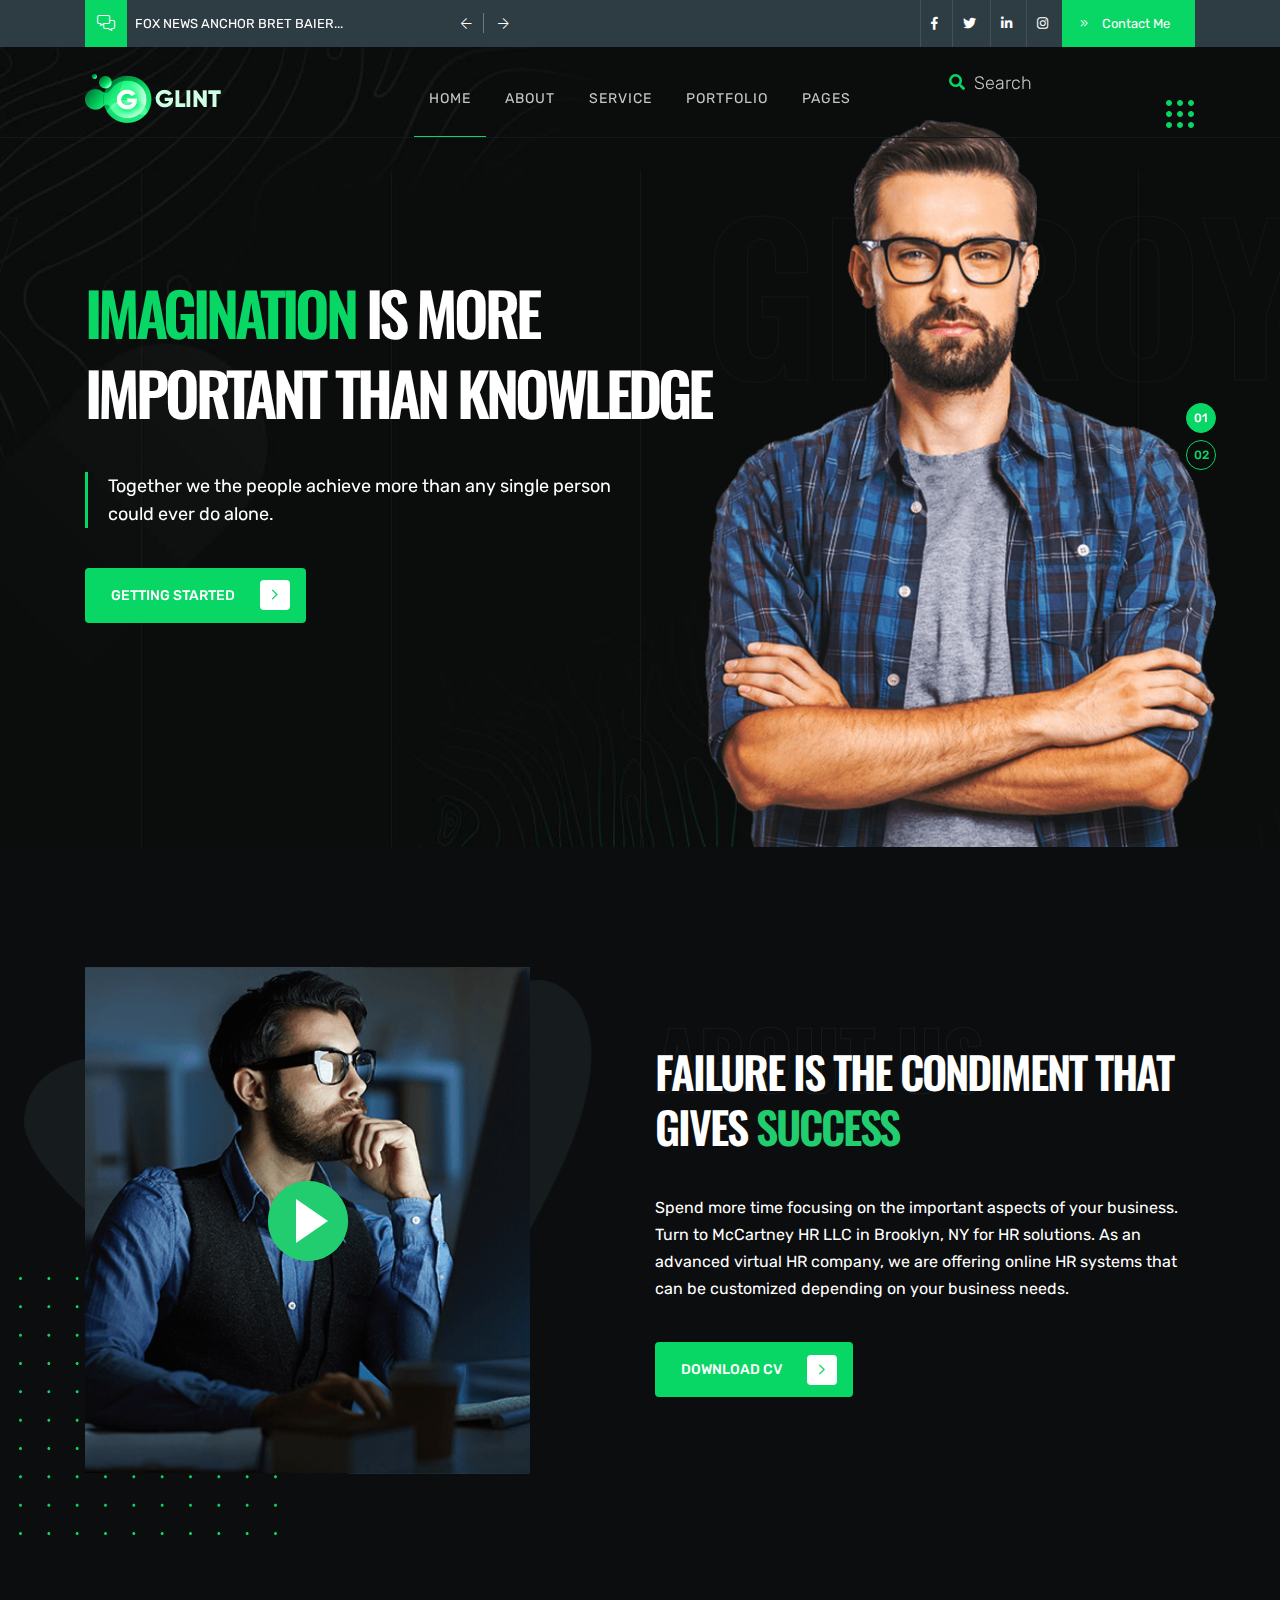
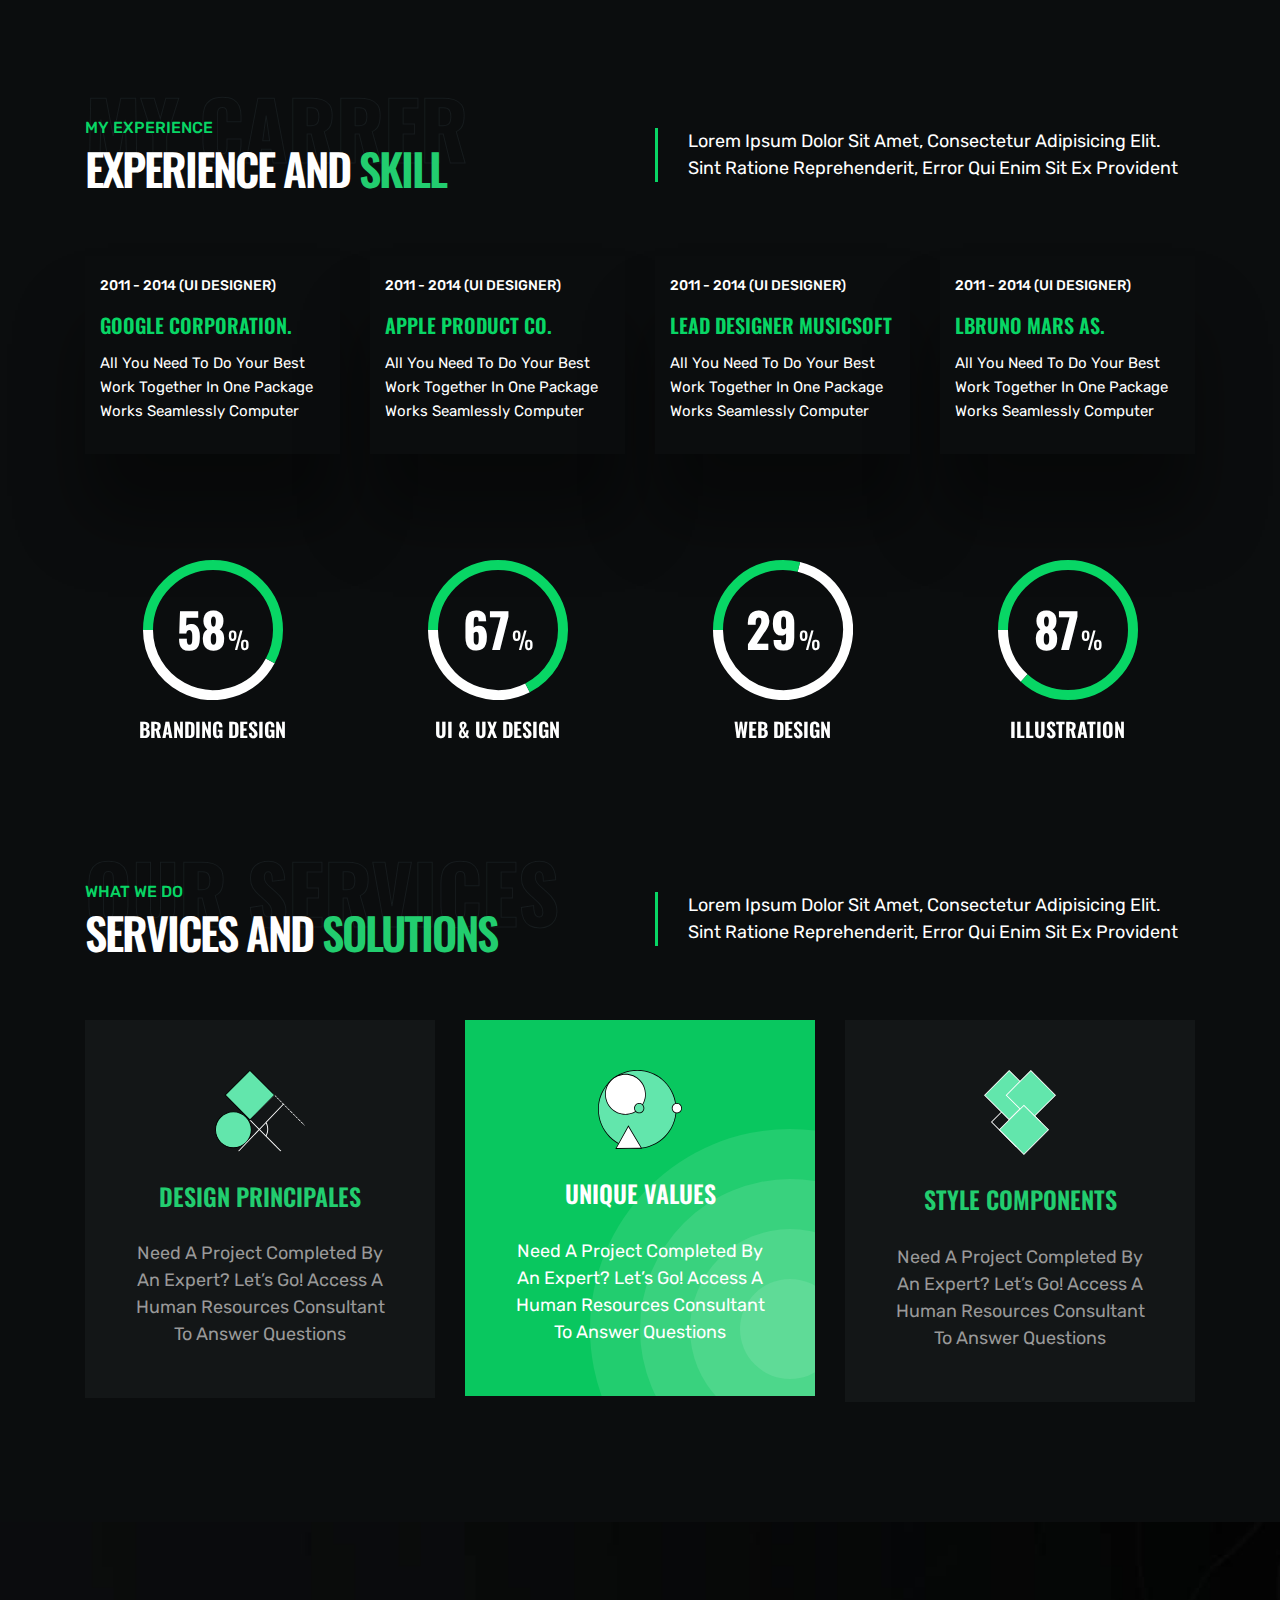
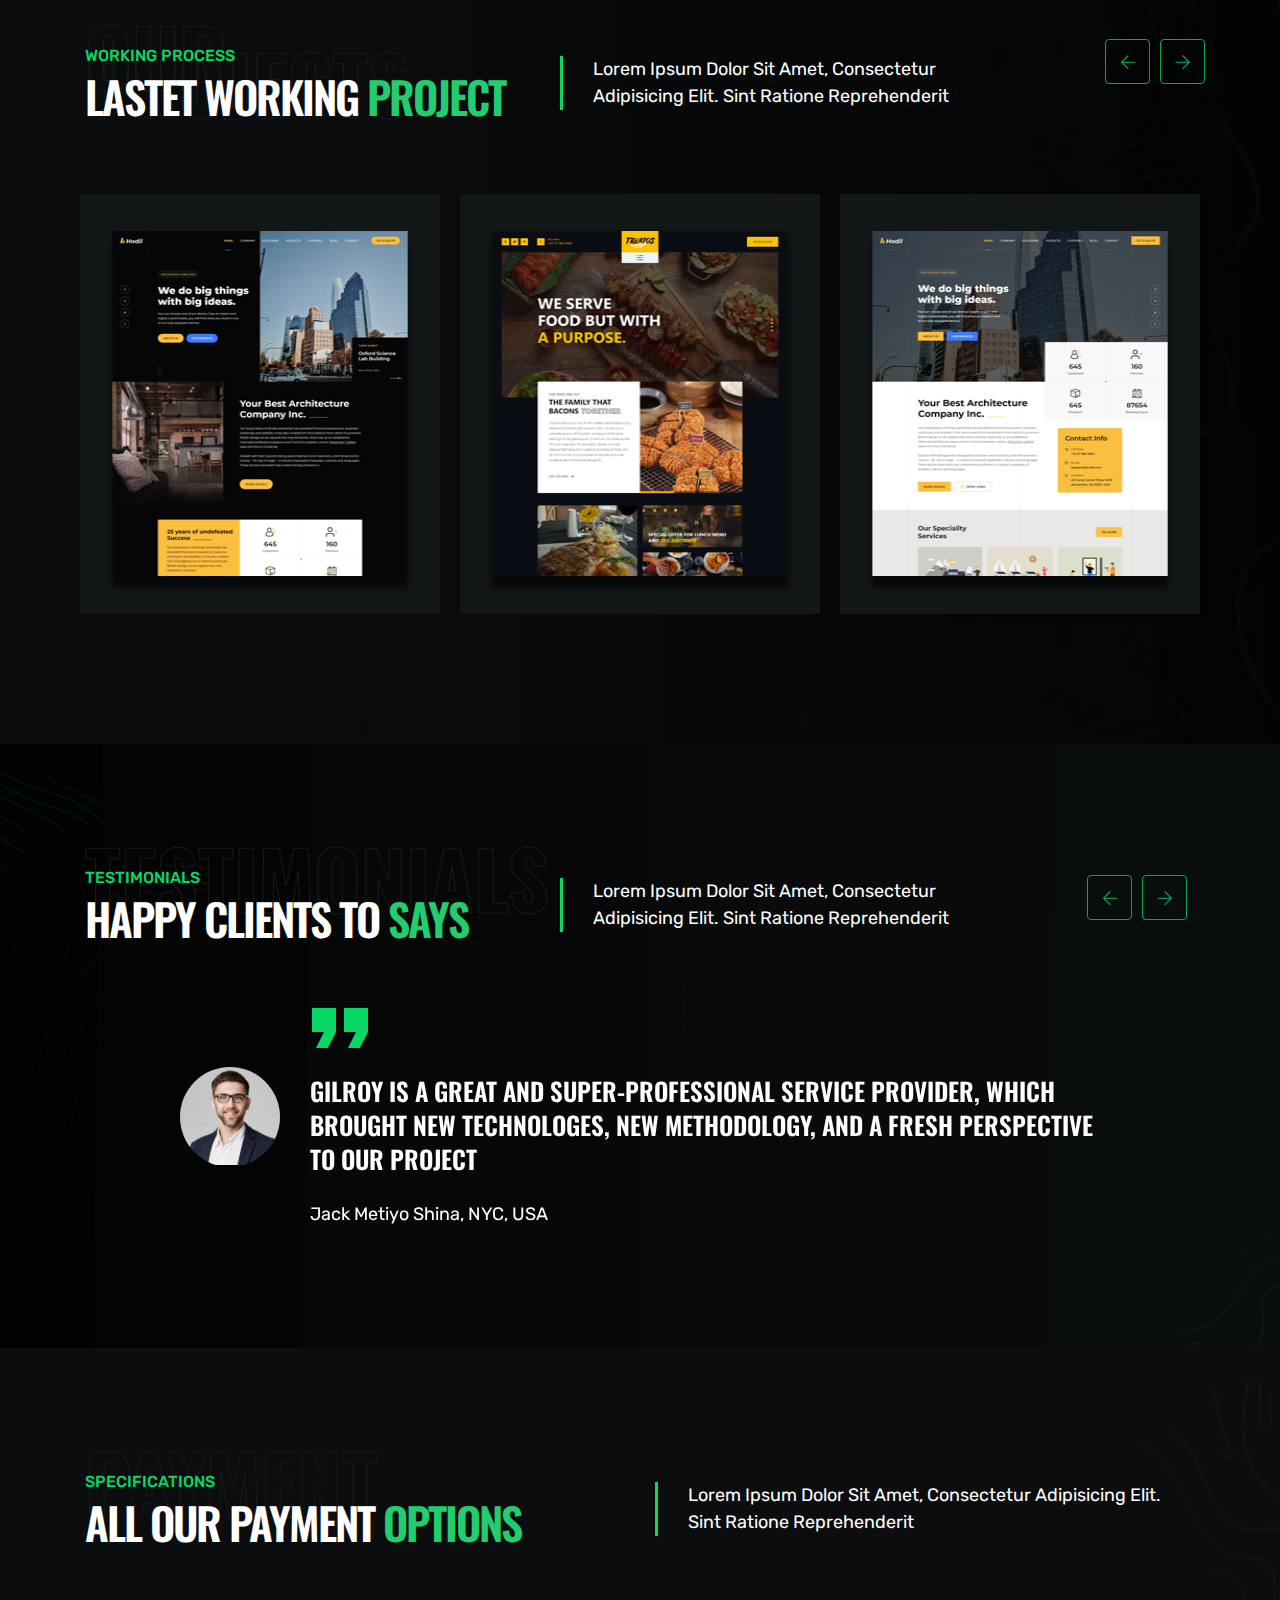
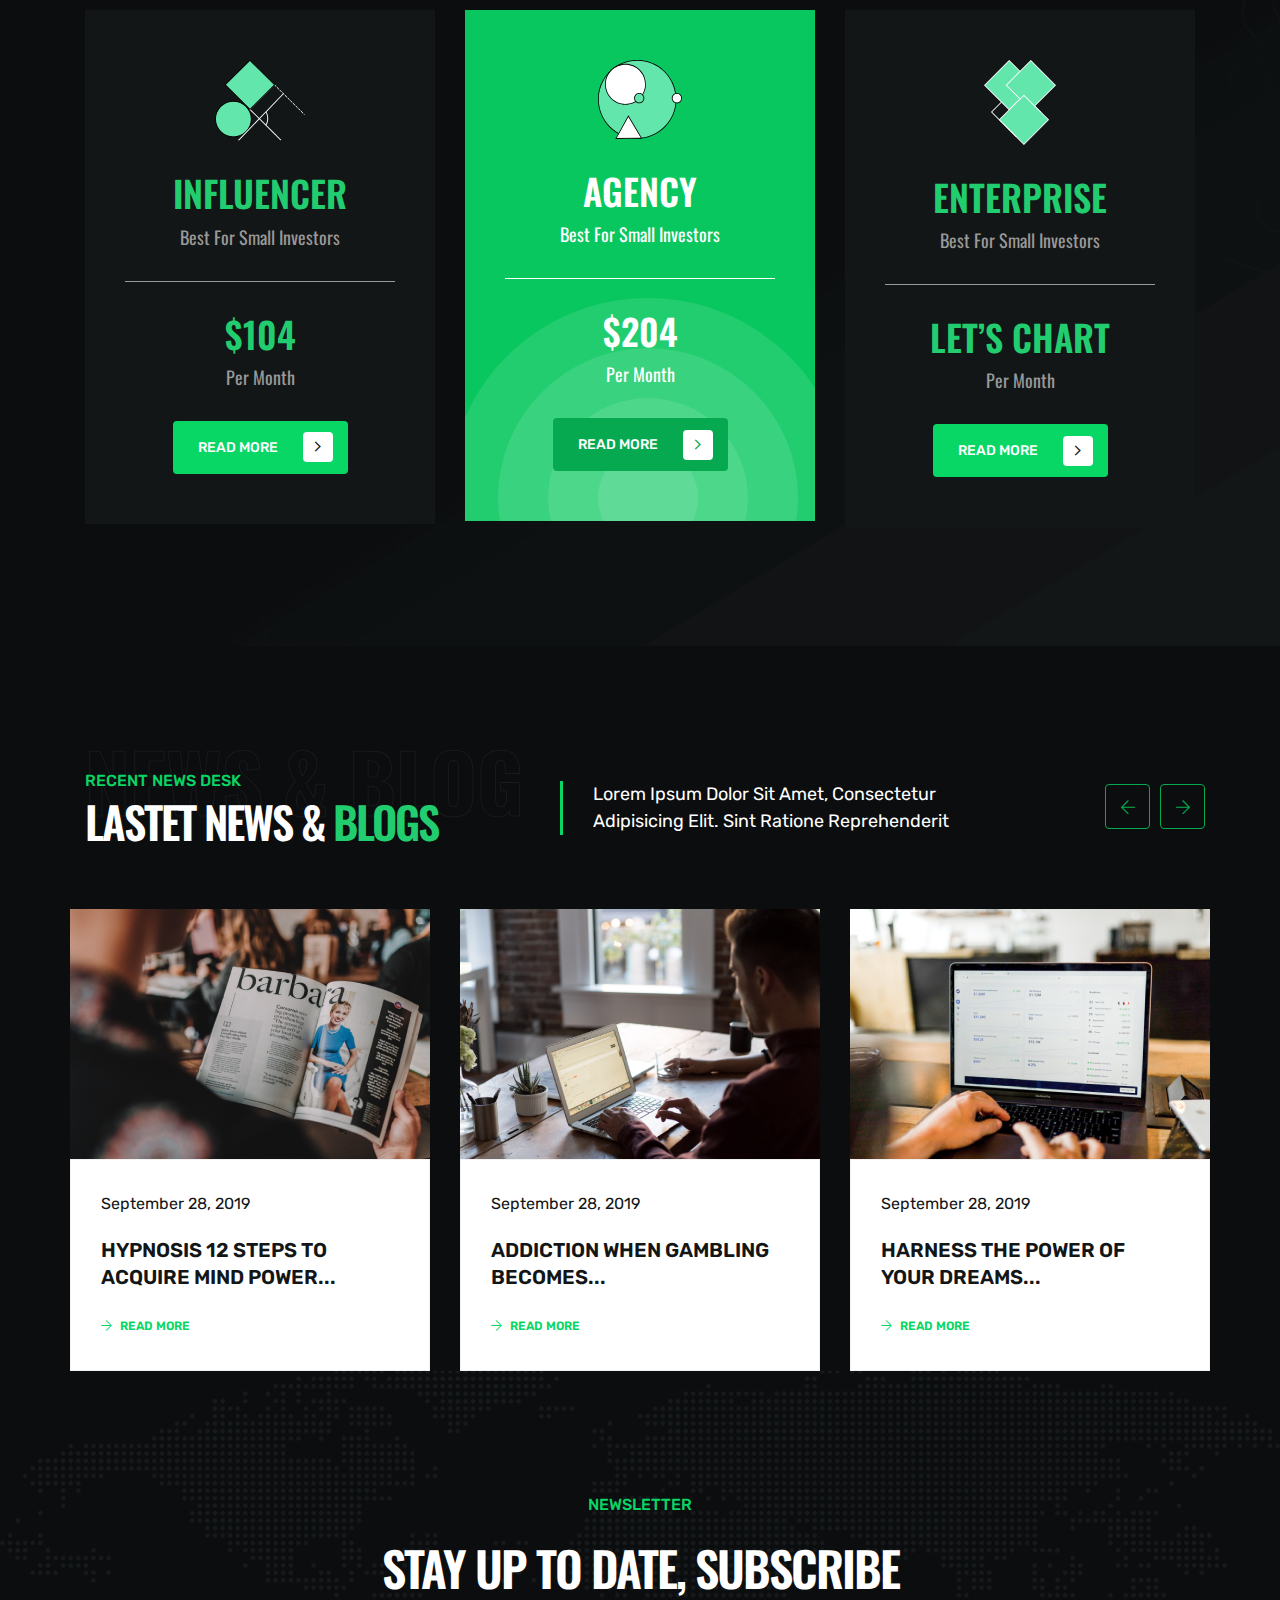
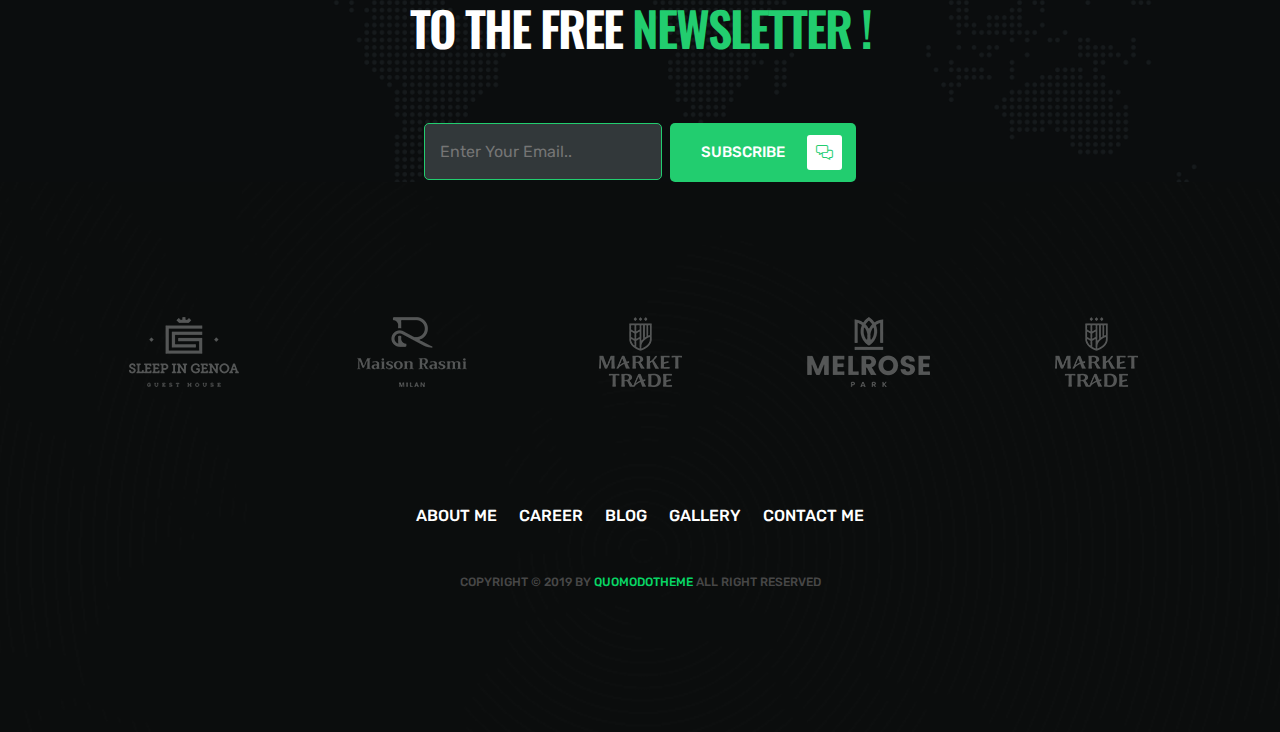
<file: default template/index.html>
<!DOCTYPE html>
<html lang="en">
<!--HTML START-->


<head>
    <!--HEAD START-->
    <title>Glint</title>
    <!--::::: support meta :::::::-->
    <meta charset="utf-8">
    <meta name="viewport" content="width=device-width, initial-scale=1">
    
    <!--::::: ALL CSS CALLING :::::::-->
    <link rel="stylesheet" href="assets/css/plugins/animate.min.css">
    <link rel="stylesheet" href="assets/css/plugins/bootstrap.min.css">
    <link rel="stylesheet" href="assets/css/plugins/fontawesome.css">
    <link rel="stylesheet" href="assets/css/plugins/modal-video.min.css">
    <link rel="stylesheet" href="assets/css/plugins/stellarnav.css">
    <link rel="stylesheet" href="assets/css/plugins/owl.carousel.css">
    <link rel="stylesheet" href="assets/css/typography.css">
    <link rel="stylesheet" href="assets/css/theme.css">
    <link rel="stylesheet" href="assets/css/button.css">
    <link rel="stylesheet" href="assets/css/inner.css">
    <link rel="stylesheet" href="assets/css/responsive.css">

</head>
<!--HEADE END-->

<body><!--BODY START-->

    <!--PLACEHOLDER AREA START-->
    <div class="preloader">
        <div class="lds-dual-ring"></div>
    </div>
    <!--PLACEHOLDER AREA END-->

    <div class="site site-black"> <!--::::: SITE AREA START :::::::-->
          <!--::::: BANNER AREA START :::::::-->
        <div class="header-banner-area">
            <div class="container">
                <div class="row">
                    <div class=" col-md-5 align-self-center">
                        <div class="banner-comments">
                            <div class="banner-icon">
                                <i class="fal fa-comments-alt"></i>
                            </div>
                            <div class="banner-carousel owl-carousel">
                                <div class="banner-single-carousel">
                                    <p>Fox News Anchor Bret Baier...</p>
                                </div>
                                <div class="banner-single-carousel">
                                    <p>Elementor Is Great WordPress...</p>
                                </div>
                            </div>
                        </div>
                    </div>
                    <div class="col-md-7 text-right align-self-center">
                        <div class="banner-social-wrap">
                            <div class="banner-social">
                                <ul>
                                    <li><a href="#"><i class="fab fa-facebook-f"></i></a></li>
                                    <li><a href="#"><i class="fab fa-twitter"></i></a></li>
                                    <li><a href="#"><i class="fab fa-linkedin-in"></i></a></li>
                                    <li><a href="#"><i class="fab fa-instagram"></i></a></li>
                                </ul>
                            </div>
                            <div class="banner-contact">
                                <a href="#" class="contact-btn"><i class="fal fa-angle-double-right"></i> Contact Me</a>
                            </div>
                        </div>
                    </div>
                </div>
            </div>
        </div>
        <!--::::: BANNER AREA END :::::::-->

        <!--::::: HEADER AREA START :::::::-->
        <div class="header-area header-main" id="header">
            <!--scroll to up btn-->
            <a href="#" class="up-btn"><i class="fal fa-angle-up"></i></a>
            <div class="container">
                <div class="row">
                    <div class="col-6 col-lg-3 align-self-center">
                        <a href="index.html" class="logo"><img src="assets/img/logo/logo.png" alt=""></a>
                    </div>
                    <div class="col-6 text-center align-self-center">
                        <div class="main-menu">
                            <div class="stellarnav">
                                <ul class="navbarmneuclass">
                                    <li class="current"><a href="#">Home</a>
                                        <ul>
                                            <li><a href="index.html">Home Page 1</a></li>
                                            <li><a href="index1.html">Home Page 2</a></li>
                                        </ul>
                                    </li>
                                    <li><a href="#about">About</a></li>
                                    <li><a href="#service">Service</a></li>
                                    <li><a href="#portfolio">Portfolio</a></li>
                                    <li><a href="#">Pages</a>
                                        <ul>
                                            <li><a href="about.html">About</a></li>
                                            <li><a href="portfolio.html">Portfolio</a></li>
                                            <li><a href="single-portfolio.html">Portfolio Details</a></li>
                                            <li><a href="blog.html">Blog</a></li>
                                            <li><a href="single-blog.html">Single Blog</a></li>
                                            <li><a href="contact.html">Contact Us</a></li>
                                        </ul>
                                    </li>
                                </ul>
                            </div>
                        </div>
                    </div>
                    <div class="d-none d-lg-block col-lg-3 align-self-center text-right">
                        <div class="search-area">
                            <div class="search-box">
                                <form action="#">
                                    <input type="search" placeholder="Search">
                                </form>
                                <div class="search-btn">
                                    <a href="#"><i class="fas fa-search"></i></a>
                                </div>
                            </div>
                            <div class="grid-menu" id="grid-side">
                                <img src="assets/img/icon/hamburger.svg" alt="">
                            </div>
                        </div>
                    </div>
                </div>
            </div>
            <div class="slide-widgest-wrap" id="slide-widgest">
                <div class="side-widgest" id="side-content">
                    <div class="side-close" id="close-btn">
                    <i class="fal fa-times"></i>
                </div>
                    <div class="logo">
                        <a href="#"><img src="assets/img/logo/logo.png" alt=""></a>
                    </div>
                    <div class="side-content">
                        <p>Lorem ipsum dolor sit amet, consectetur adipisicing elit. Sint ratione reprehenderit, error qui enim sit ex provident iure, dolor, nulla eaque delectus, repudiandae commodi. Velit assumenda odit quisquam at, error suscipit unde, necessitatibus ipsum ratione excepturi ducimus labore, totam dolorem.</p>
                    </div>
                    <div class="side-social">
                        <ul>
                            <li><a href="#"><i class="fab fa-facebook-f"></i></a></li>
                            <li><a href="#"><i class="fab fa-twitter"></i></a></li>
                            <li><a href="#"><i class="fab fa-linkedin-in"></i></a></li>
                            <li><a href="#"><i class="fab fa-instagram"></i></a></li>
                        </ul>
                    </div>
                </div>
            </div>
        </div>
        <!--::::: HEADER AREA END :::::::-->
        
        <!--:::::WELCOME ATRA START :::::::-->
        <div class="welcome-area-wrap welcome__wrap1">
        
            <!--::::: WELCOME CAROUSEL START :::::::-->
            <div class="welcome-carousel owl-carousel">
                <div class="single-welcome-area home_1">
                    <div class="container">
                        <div class="row">
                            <div class="col-lg-7">
                                <div class="wlc-title white">
                                    <h1 class="fadeInDown animated"><span>imagination</span> is more important
                                    than knowledge</h1>
                                    <p class="fadeInDown animated">Together we the people achieve more than any single person <br>could ever do alone. </p>
                                   
                                    <a href="#" class="cbtn cbnt1 fadeInDown animated">Getting Started <i class="fal fa-angle-right"></i></a>
                                </div>
                            </div>
                        </div>
                    </div>
                    <div class="wlc-author-1">
                        <img src="assets/img/author/author1.png" alt="">
                        <h1 class="wlc-filltext">gilroy</h1>
                    </div>
                </div>
                <div class="single-welcome-area home_1">
                    <div class="container">
                        <div class="row">
                            <div class="col-lg-7">
                                <div class="wlc-title white">
                                    <h1 class="fadeInDown animated"><span>imagination</span> is more important
                                    than knowledge</h1>
                                    <p class="fadeInDown animated">Together we the people achieve more than any single person <br>could ever do alone. </p>
                                    <a href="#" class="cbtn cbnt1 fadeInDown animated">Getting Started <i class="fal fa-angle-right"></i></a>
                                </div>
                            </div>
                        </div>
                    </div>
                    <div class="wlc-author-1">
                        <img src="assets/img/author/author2.png" alt="">
                        <h1 class="wlc-filltext">gilroy</h1>
                    </div>
                </div>
            </div>
            <!--::::: WELCOME CAROUSEL END:::::::-->
        </div>
        <!--:::::WELCOME AREA END :::::::-->

        <!--:::::ABOUT AREA START :::::::-->
        <div class="about-area about-area1 section-padding" id="about">
            <div class="container">
                <div class="row">
                    <div class="col-lg-5 align-self-center">
                        <div class="about-shape">
                            <div class="about-img-section about-img-section1 text-center">
                                <a id="play-video" class="video-play-button" href="#" data-video-id="p_ph8Zx1Z9E"><span></span></a>
                                <div id="video-overlay" class="video-overlay">
                                  <a class="video-overlay-close"></a>
                                </div>
                            </div>
                        </div>
                    </div>
                    <div class="col-lg-6 offset-lg-1 align-self-center">
                        <div class="heading white">
                            <strong class="filltext">About us</strong>
                            <h2>Failure is the condiment
                            That Gives <span>Success</span></h2>
                            <p>Spend more time focusing on the important aspects of your business. Turn to McCartney HR LLC in Brooklyn, NY for HR solutions. As an advanced virtual HR company, we are offering online HR systems that can be customized depending on your business needs.</p>
                        <a href="#" class="cbtn cbnt1 fadeInDown animated">download cv <i class="fal fa-angle-right"></i></a>
                        </div>
                    </div>
                </div>
            </div>
        </div>
        <!--:::::ABOUT AREA END :::::::-->

        <!--:::::SKILL AREA START :::::::-->
        <div class="skill-area section-padding" id="portfolio">
            <div class="container">
                <div class="row">
                    <div class="col-lg-6 align-self-center">
                        <div class="heading white">
                            <strong class="filltext">my carrer</strong>
                            <small>MY EXPERIENCE</small>
                            <h2>Experience and <span>skill</span></h2>
                        </div>
                    </div>
                    <div class="col-lg-6 align-self-center">
                         <div class="info-content">
                            <p>Lorem ipsum dolor sit amet, consectetur adipisicing elit. Sint ratione reprehenderit, error qui enim sit ex provident </p>
                        </div>
                    </div>
                </div>
                <div class="space-60"></div>
                <div class="row">
                    <div class="col-sm-6 col-lg-3">
                        <div class="skill-box">
                            <small>2011 - 2014 (Ui designer)</small>
                            <h5>Google Corporation.</h5>
                            <p>All you need to do your best work together in one package works seamlessly computer</p>
                        </div>
                    </div>
                    <div class="col-sm-6 col-lg-3">
                        <div class="skill-box">
                            <small>2011 - 2014 (Ui designer)</small>
                            <h5>Apple Product Co.</h5>
                            <p>All you need to do your best work together in one package works seamlessly computer</p>
                        </div>
                    </div>
                    <div class="col-sm-6 col-lg-3">
                        <div class="skill-box">
                            <small>2011 - 2014 (Ui designer)</small>
                            <h5>lead designer musicsoft</h5>
                            <p>All you need to do your best work together in one package works seamlessly computer</p>
                        </div>
                    </div>
                    <div class="col-sm-6 col-lg-3">
                        <div class="skill-box">
                            <small>2011 - 2014 (Ui designer)</small>
                            <h5>lBruno Mars As.</h5>
                            <p>All you need to do your best work together in one package works seamlessly computer</p>
                        </div>
                    </div>
                </div>
            </div>
            <div class="space-100"></div>
            <!-- Start Technical Skills Section -->
            <div class="skill__circles">
                <div class="container">
                    <div class="row">
                        <div class="colsm6 col-lg-3 text-center">
                             <div class="circle1 circle" id="circle1">
                              <strong></strong>
                              <span>Branding Design</span>
                            </div>
                        </div>
                        <div class="colsm6 col-lg-3 text-center">
                             <div class="circle2 circle" id="circle2">
                              <strong></strong>
                              <span>UI & UX Design</span>
                            </div>
                        </div>
                        <div class="colsm6 col-lg-3 text-center">
                             <div class="circle3 circle" id="circle3">
                              <strong></strong>
                              <span>Web Design</span>
                            </div>
                        </div>
                        <div class="colsm6 col-lg-3 text-center">
                             <div class="circle4 circle" id="circle4">
                              <strong></strong>
                              <span>illustration</span>
                            </div>
                        </div>
                    </div>
                </div>
            </div>
        </div>
        <!--:::::SKILL AREA END :::::::-->

        <!--:::::SERVICE AREA START :::::::-->
        <div class="service-area padding-bottom" id="service">
            <div class="container">
                <div class="row">
                    <div class="col-lg-6 align-self-center">
                        <div class="heading white">
                            <strong class="filltext">our services</strong>
                            <small>WHAT WE DO</small>
                            <h2>Services and<span> Solutions</span></h2>
                        </div>
                    </div>
                    <div class="col-lg-6 align-self-center">
                         <div class="info-content">
                            <p>Lorem ipsum dolor sit amet, consectetur adipisicing elit. Sint ratione reprehenderit, error qui enim sit ex provident </p>
                        </div>
                    </div>
                </div>
                <div class="space-60"></div>
                <div class="row">
                    <div class="col-lg-4">
                        <div class="single-service">
                            <div class="service-icon">
                                <img src="assets/img/icon/service1.svg" alt="">
                            </div>
                            <div class="service-text">
                                <h4>design principales</h4>
                                <p>Need a project completed by an expert? Let’s go! Access a Human Resources Consultant to answer questions</p>
                            </div>
                            <div class="circles-wrap">
                                <div class="circles">
                                    <span class="circle circle-1"></span>
                                    <span class="circle circle-2"></span>
                                    <span class="circle circle-3"></span>
                                    <span class="circle circle-4"></span>
                                </div>
                            </div>
                        </div>
                    </div>
                    <div class="col-lg-4">
                        <div class="single-service active">
                            <div class="service-icon">
                                <img src="assets/img/icon/service2.svg" alt="">
                            </div>
                            <div class="service-text">
                                <h4>Unique Values</h4>
                                <p>Need a project completed by an expert? Let’s go! Access a Human Resources Consultant to answer questions</p>
                            </div>
                            <div class="circles-wrap">
                                <div class="circles">
                                    <span class="circle circle-1"></span>
                                    <span class="circle circle-2"></span>
                                    <span class="circle circle-3"></span>
                                    <span class="circle circle-4"></span>
                                </div>
                            </div>
                        </div>
                    </div>
                    <div class="col-lg-4">
                        <div class="single-service">
                            <div class="service-icon">
                                <img src="assets/img/icon/service3.svg" alt="">
                            </div>
                            <div class="service-text">
                                <h4>Style Components</h4>
                                <p>Need a project completed by an expert? Let’s go! Access a Human Resources Consultant to answer questions</p>
                            </div>
                            <div class="circles-wrap">
                                <div class="circles">
                                    <span class="circle circle-1"></span>
                                    <span class="circle circle-2"></span>
                                    <span class="circle circle-3"></span>
                                    <span class="circle circle-4"></span>
                                </div>
                            </div>
                        </div>
                    </div>
                </div>
            </div>
        </div>
        <!--:::::SERVICE AREA END :::::::-->

        <!--:::::PROJECT AREA START :::::::-->
        <div class="project-area section-padding" >
            <div class="container">
                <div class="row">
                    <div class="col-lg-5 align-self-center">
                        <div class="heading white">
                            <strong class="filltext">our projects</strong>
                            <small>WORKING PROCESS</small>
                            <h2>lastet working <span>project</span></h2>
                        </div>
                    </div>
                    <div class="col-lg-5 align-self-center">
                         <div class="info-content">
                            <p>Lorem ipsum dolor sit amet, consectetur adipisicing elit. Sint ratione reprehenderit </p>
                        </div>
                    </div>
                </div>
                <div class="space-60"></div>
                <div class="row">
                    <ul id="da-thumbs" class="da-thumbs portfolio-carousel owl-carousel">
                        <li>
                            <a href="portfolio.html">
                                <img src="assets/img/project/project1.png" alt="">
                                <div><span>Menu by Simon Jensen</span></div>
                            </a>
                        </li>
                        <li>
                            <a href="portfolio.html">
                                <img src="assets/img/project/project2.png" alt="">
                                <div><span>Menu by Simon Jensen</span></div>
                            </a>
                        </li>
                        <li>
                            <a href="portfolio.html">
                                <img src="assets/img/project/project3.png" alt="">
                                <div><span>Menu by Simon Jensen</span></div>
                            </a>
                        </li>
                        <li>
                            <a href="portfolio.html">
                                <img src="assets/img/project/project4.png" alt="">
                                <div>
                                    <span>Menu by Simon Jensen</span>
                                </div>
                            </a>
                        </li>
                        <li>
                            <a href="portfolio.html">
                                <img src="assets/img/project/project2.png" alt="">
                                <div>
                                    <span>Menu by Simon Jensen</span>
                                </div>
                            </a>
                        </li>
                    </ul>
                </div>
            </div>
        </div>
        <!--:::::PROJECT AREA END :::::::-->

        <!--:::::TESTIMONIALS AREA START :::::::-->
        <div class="testimonials-area testimonials-area1 section-padding">
            <div class="container">
                <div class="row">
                    <div class="col-lg-5 align-self-center">
                        <div class="heading white">
                            <strong class="filltext">Testimonials</strong>
                            <small>Testimonials</small>
                            <h2>Happy Clients TO <span>says</span></h2>
                        </div>
                    </div>
                    <div class="col-lg-5 align-self-center">
                         <div class="info-content">
                            <p>Lorem ipsum dolor sit amet, consectetur adipisicing elit. Sint ratione reprehenderit </p>
                        </div>
                    </div>
                </div>
                <div class="space-60"></div>
                <div class="row">
                    <div class="col-lg-10 m-auto">
                        <div class="testimonials owl-carousel">
                            <div class="testimonial">
                                <div class="testimonial-img animated fadeInLeft">
                                    <img src="assets/img/author/testimonial1.jpg" alt="">
                                </div>
                                <div class="testimonial-text animated fadeInDown">
                                    <img src="assets/img/icon/quote.png" alt="">
                                    <h4>Gilroy is a great and super-professional service provider, which brought new technologes, new methodology, and a fresh perspective to our project</h4>
                                    <p>Jack Metiyo Shina, NYC, USA</p>
                                </div>
                            </div>
                            <div class="testimonial">
                                <div class="testimonial-img">
                                    <img src="assets/img/author/testimonial1.jpg" alt="">
                                </div>
                                <div class="testimonial-text">
                                    <img src="assets/img/icon/quote.png" alt="">
                                    <h4>Gilroy is a great and super-professional service provider, which brought new technologes, new methodology, and a fresh perspective to our project</h4>
                                    <p>Jack Metiyo Shina, NYC, USA</p>
                                </div>
                            </div>
                            <div class="testimonial">
                                <div class="testimonial-img">
                                    <img src="assets/img/author/testimonial1.jpg" alt="">
                                </div>
                                <div class="testimonial-text">
                                    <img src="assets/img/icon/quote.png" alt="">
                                    <h4>Gilroy is a great and super-professional service provider, which brought new technologes, new methodology, and a fresh perspective to our project</h4>
                                    <p>Jack Metiyo Shina, NYC, USA</p>
                                </div>
                            </div>
                        </div>
                    </div>
                </div>
            </div>
        </div>
        <!--:::::TESTIMONIALS AREA END :::::::-->

         <!--:::::PRICING AREA START :::::::-->
        <div class="pricing-area pricing-area1 section-padding" id="price">
            <div class="container">
                <div class="row">
                    <div class="col-lg-6 align-self-center">
                        <div class="heading white">
                            <strong class="filltext">payment</strong>
                            <small>SPECIFICATIONS</small>
                            <h2>All OUR PAYMENT <span>options</span></h2>
                        </div>
                    </div>
                     <div class="col-lg-6 align-self-center">
                         <div class="info-content">
                            <p>Lorem ipsum dolor sit amet, consectetur adipisicing elit. Sint ratione reprehenderit </p>
                        </div>
                    </div>
                </div>
                <div class="space-60"></div>
                <div class="row">
                    <div class="col-lg-4">
                        <div class="single-service">
                            <div class="service-icon">
                                <img src="assets/img/icon/service1.svg" alt="">
                            </div>
                            <div class="service-text">
                                <h3>Influencer</h3>
                                <h5>best for small investors</h5>
                            </div>
                            <div class="separator"></div>
                             <div class="service-text">
                                <h3>$104</h3>
                                <h5>Per month</h5>
                            </div>

                            <a href="#" class="cbtn pricing-btn">read more <i class="fal fa-angle-right"></i></a>
                            <div class="circles-wrap">
                                <div class="circles">
                                    <span class="circle circle-1"></span>
                                    <span class="circle circle-2"></span>
                                    <span class="circle circle-3"></span>
                                    <span class="circle circle-4"></span>
                                </div>
                            </div>
                        </div>
                        
                    </div>
                    <div class="col-lg-4">
                        <div class="single-service active">
                            <div class="service-icon">
                                <img src="assets/img/icon/service2.svg" alt="">
                            </div>
                            <div class="service-text">
                                <h3>AGENCY</h3>
                                <h5>best for small investors</h5>
                            </div>
                            <div class="separator"></div>
                             <div class="service-text">
                                <h3>$204</h3>
                                <h5>Per month</h5>
                            </div>
                            <a href="#" class="cbtn pricing-btn">read more <i class="fal fa-angle-right"></i></a>
                            <div class="circles-wrap">
                                <div class="circles">
                                    <span class="circle circle-1"></span>
                                    <span class="circle circle-2"></span>
                                    <span class="circle circle-3"></span>
                                    <span class="circle circle-4"></span>
                                </div>
                            </div>
                        </div>
                    </div>
                    <div class="col-lg-4">
                        <div class="single-service">
                            <div class="service-icon">
                                <img src="assets/img/icon/service3.svg" alt="">
                            </div>
                            <div class="service-text">
                                <h3>ENTERPRISE</h3>
                                <h5>best for small investors</h5>
                            </div>
                            <div class="separator"></div>
                             <div class="service-text">
                                <h3>Let’s chart</h3>
                                <h5>Per month</h5>
                            </div>
                            
                            <a href="#" class="cbtn pricing-btn">read more <i class="fal fa-angle-right"></i></a>
                            <div class="circles-wrap">
                                <div class="circles">
                                    <span class="circle circle-1"></span>
                                    <span class="circle circle-2"></span>
                                    <span class="circle circle-3"></span>
                                    <span class="circle circle-4"></span>
                                </div>
                            </div>
                        </div>
                    </div>
                </div>
            </div>
        </div> 
        <!--:::::PRICING AREA END :::::::-->

        <!--:::::BLOG AREA START :::::::-->
        <div class="blog-area padding-top" id="blog">
            <div class="container">
                <div class="row">
                    <div class="col-lg-5 align-self-center">
                        <div class="heading white">
                            <strong class="filltext">news & blog</strong>
                            <small>RECENT NEWS DESK</small>
                            <h2>lastet news & <span>blogs</span></h2>
                        </div>
                    </div>
                    <div class="col-lg-5 align-self-center">
                         <div class="info-content">
                            <p>Lorem ipsum dolor sit amet, consectetur adipisicing elit. Sint ratione reprehenderit </p>
                        </div>
                    </div>
                </div>
                <div class="space-60"></div> 
                <div class="row">
                    <div class="blogs owl-carousel">
                        <div class="single-blog">
                            <div class="single-blog-img">
                               <img src="assets/img/blog/team__1.png" alt="">
                            </div>
                            <div class="blog-description">
                                <p>September 28, 2019</p>
                                <a href="single-blog.html">Hypnosis 12 Steps To Acquire Mind Power...</a>
                                <a href="single-blog.html" class="readmore-btn"><i class="fal fa-arrow-right"></i> read more</a>
                            </div>
                           
                        </div>
                        <div class="single-blog">
                            <div class="single-blog-img">
                               <div class="single-blog-img">
                                   <img src="assets/img/blog/team__2.png" alt="">
                                </div>
                            </div>
                            <div class="blog-description">
                                <p>September 28, 2019</p>
                                <a href="single-blog.html">Addiction When Gambling Becomes...</a>
                                <a href="single-blog.html" class="readmore-btn"><i class="fal fa-arrow-right"></i> read more</a>
                            </div>
                           
                        </div>
                        <div class="single-blog">
                            <div class="single-blog-img">
                               <div class="single-blog-img">
                                   <img src="assets/img/blog/team__3.png" alt="">
                                </div>
                            </div>
                            <div class="blog-description">
                                <p>September 28, 2019</p>
                                <a href="single-blog.html">Harness The Power Of Your Dreams...</a>
                                <a href="single-blog.html" class="readmore-btn"><i class="fal fa-arrow-right"></i> read more</a>
                            </div>
                           
                        </div>
                        <div class="single-blog">
                            <div class="single-blog-img">
                               <div class="single-blog-img">
                                   <img src="assets/img/blog/team__4.png" alt="">
                                </div>
                            </div>
                            <div class="blog-description">
                                <p>September 28, 2019</p>
                                <a href="single-blog.html">Addiction When Gambling Becomes...</a>
                                <a href="single-blog.html" class="readmore-btn"><i class="fal fa-arrow-right"></i> read more</a>
                            </div>
                        </div>
                    </div>
                </div>
            </div>
        </div>
        <!--:::::BLOG AREA END :::::::-->


        <!--:::::CALL TO ACTION AREA START :::::::-->
        <div class="cta-area cta-area1 padding-top" id="contact">
            <div class="container">
                <div class="row">
                    <div class="col-lg-6 m-auto text-center">
                     <div class="heading cta-heading white">
                        <small>Newsletter</small>
                        <div class="space-20"></div>
                        <h2>Stay up to date, subscribe to the free <span>newsletter !</span></h2>
                    </div>
                    <div class="space-40"></div>
                    <div class="cta-form">
                        <form action="#">
                            <input type="email" placeholder="Enter Your Email..">
                            <a href="#" class="subscribe-btn">subscribe <i class="fal fa-comments-alt"></i></a>
                        </form>
                    </div>
                    </div>
                </div>
            </div>
        </div>
        <!--:::::CALL TO ACTION AREA END :::::::-->

        <!--:::::FOOTER AREA START :::::::-->
        <div class="footer-area footer-area1 section-padding">
             <!--:::::LOGO AREA START :::::::-->
        <div class="logo-carousel">
            <div class="container">
                <div class="row">
                    <div class="logos owl-carousel">
                        <div class="single-logo-table">
                            <div class="single-logo-table-cell">
                               <img src="assets/img/logo/1.svg" alt="">
                            </div>
                        </div>
                        <div class="single-logo-table">
                            <div class="single-logo-table-cell">
                                <img src="assets/img/logo/01.png" alt="">
                            </div>
                        </div>
                        <div class="single-logo-table">
                            <div class="single-logo-table-cell">
                                <img src="assets/img/logo/02.png" alt="">
                            </div>
                        </div>
                        <div class="single-logo-table">
                            <div class="single-logo-table-cell">
                                <img src="assets/img/logo/03.png" alt="">
                            </div>
                        </div>
                        <div class="single-logo-table">
                            <div class="single-logo-table-cell">
                                <img src="assets/img/logo/04.png" alt="">
                            </div>
                        </div>
                        <div class="single-logo-table">
                            <div class="single-logo-table-cell">
                                <img src="assets/img/logo/02.png" alt="">
                            </div>
                        </div>
                    </div>
                </div>
            </div>
        </div>
        <div class="space-100"></div>
        <!--:::::LOGO AREA END :::::::-->
            <div class="container">
                <div class="row">
                    <div class="col-lg-6 m-auto text-center">
                        <div class="footer-menu">
                            <ul>
                                <li><a href="#">about me</a></li>
                                <li><a href="#">career</a></li>
                                <li><a href="#">blog</a></li>
                                <li><a href="#">gallery</a></li>
                                <li><a href="#">contact me</a></li>
                            </ul>
                        </div>
                        <div class="space-40"></div>
                        <div class="copyright">
                            <p>Copyright © 2019 by <span> QuomodoTheme </span> all right reserved</p>
                        </div>
                    </div>
                </div>
            </div>
        </div>
        <!--:::::FOOTER AREA END :::::::-->
                          
    </div> <!--:::::sitea area end :::::::-->


    <!--:::::jquery 3.2.1 js :::::::-->
    <script src="assets/js/plugins/jQuery.2.1.0.min.js"></script>
    <script src="assets/js/plugins/bootstrap.min.js"></script>
    <script src="assets/js/plugins/jquery.nav.js"></script>
    <script src="assets/js/plugins/jquery.waypoints.min.js"></script>
    <script src="assets/js/plugins/jquery-modal-video.min.js"></script>
    <script src="assets/js/plugins/stellarnav.js"></script>
    <script src="assets/js/plugins/popper.min.js"></script>
    <script src="assets/js/plugins/owl.carousel.js"></script>
    <script src="assets/js/plugins/wow.min.js"></script>
    <script src="assets/js/plugins/easypiechart.min.js"></script>
    <script src="assets/js/plugins/animatenumber.min.js"></script>
    <script src="assets/js/plugins/circle-progress.js"></script>
    <script src="assets/js/plugins/bars.js"></script>
    <script src="assets/js/plugins/appear.js"></script>
    <script src="assets/js/plugins/jquery.hoverdir.js"></script>
    <script src="assets/js/plugins/isotop.v3.0.4.min.js"></script>
    <script src="assets/js/main.js"></script>


</body>
<!--body end-->


</html>
<!--html end-->
</file>
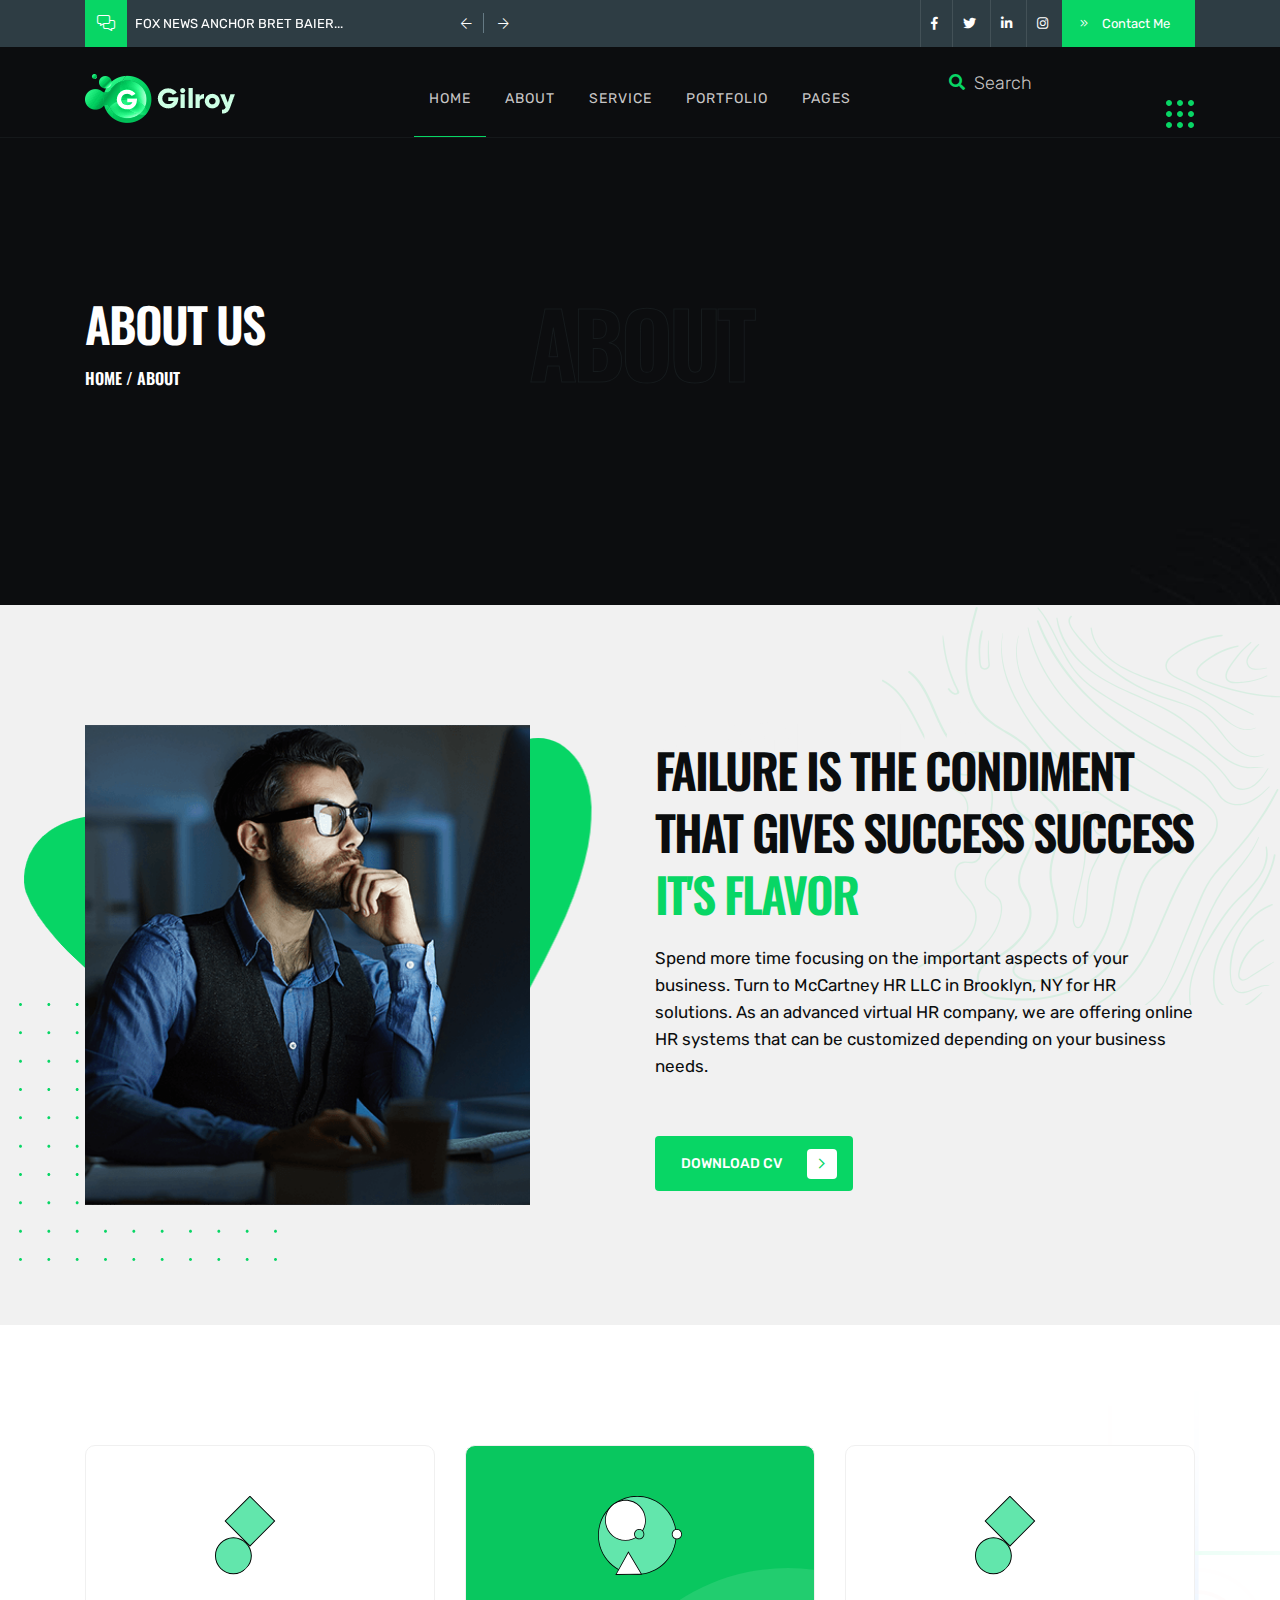
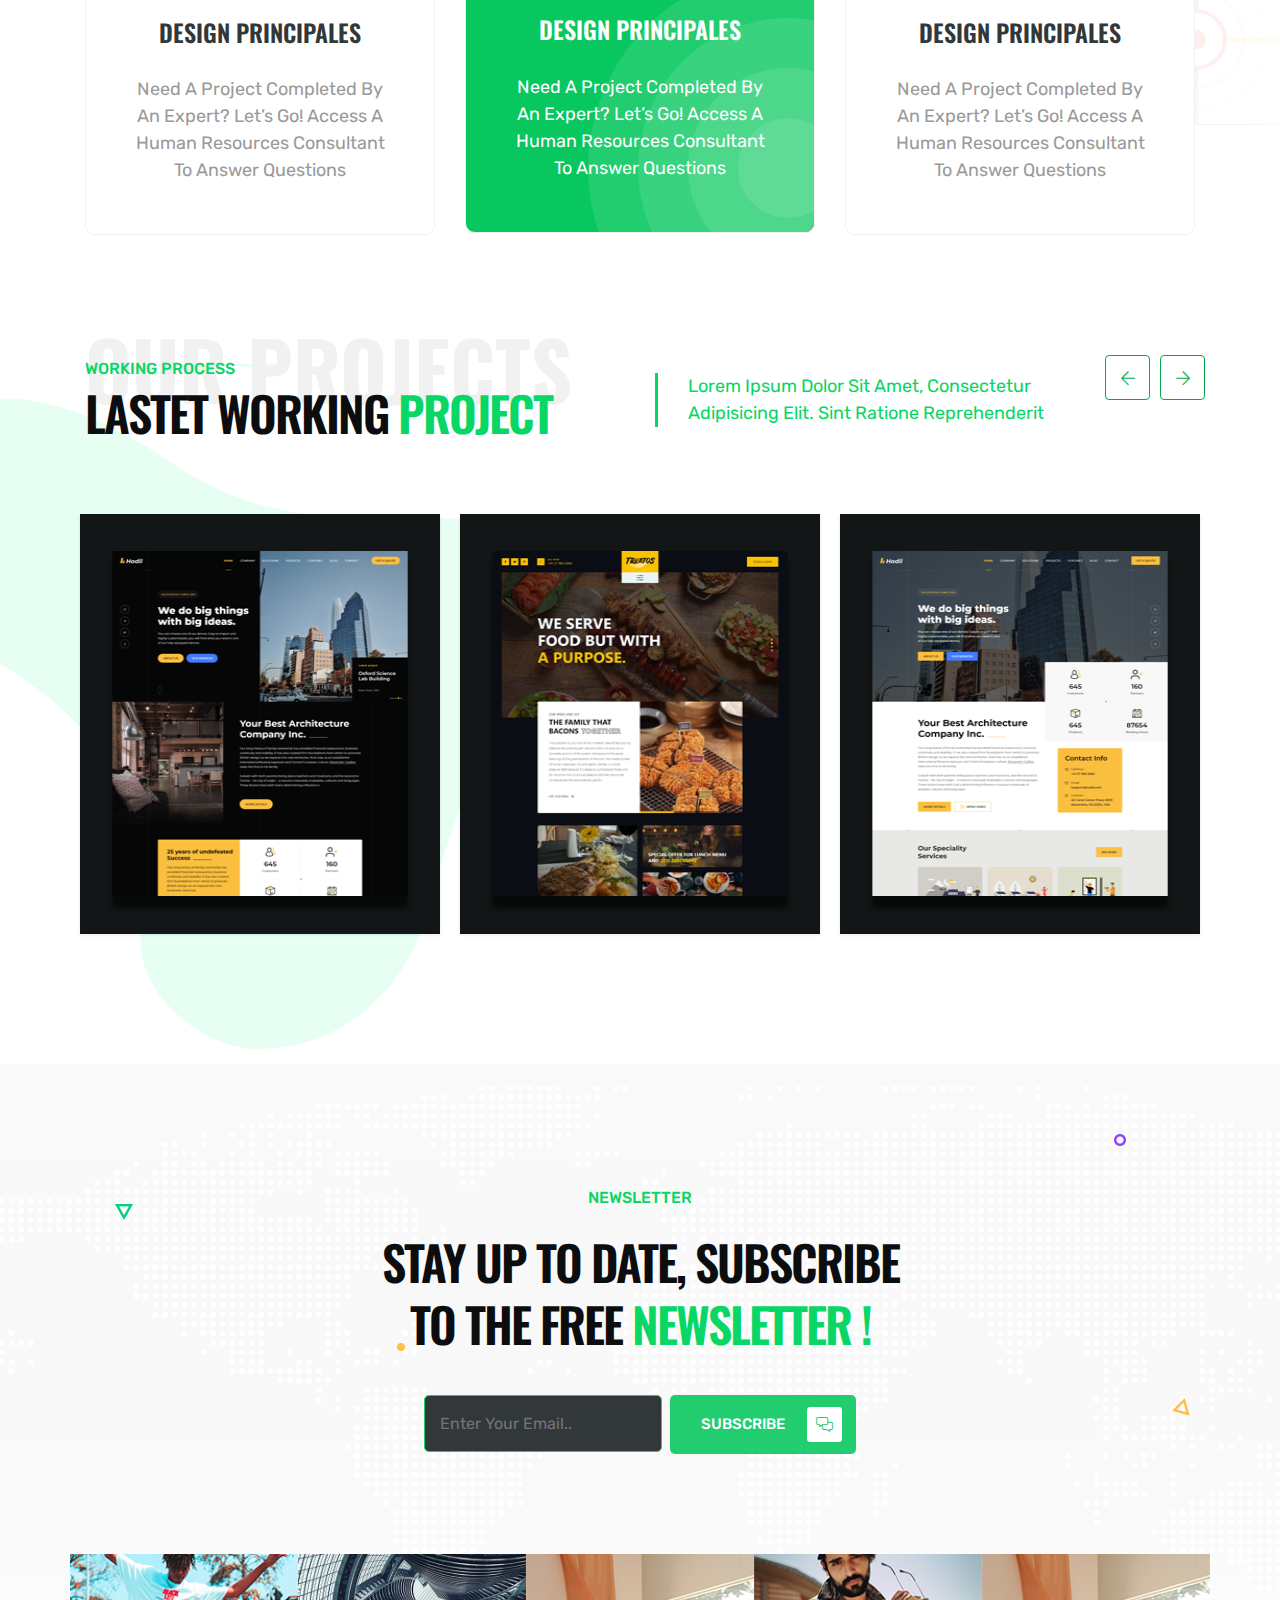
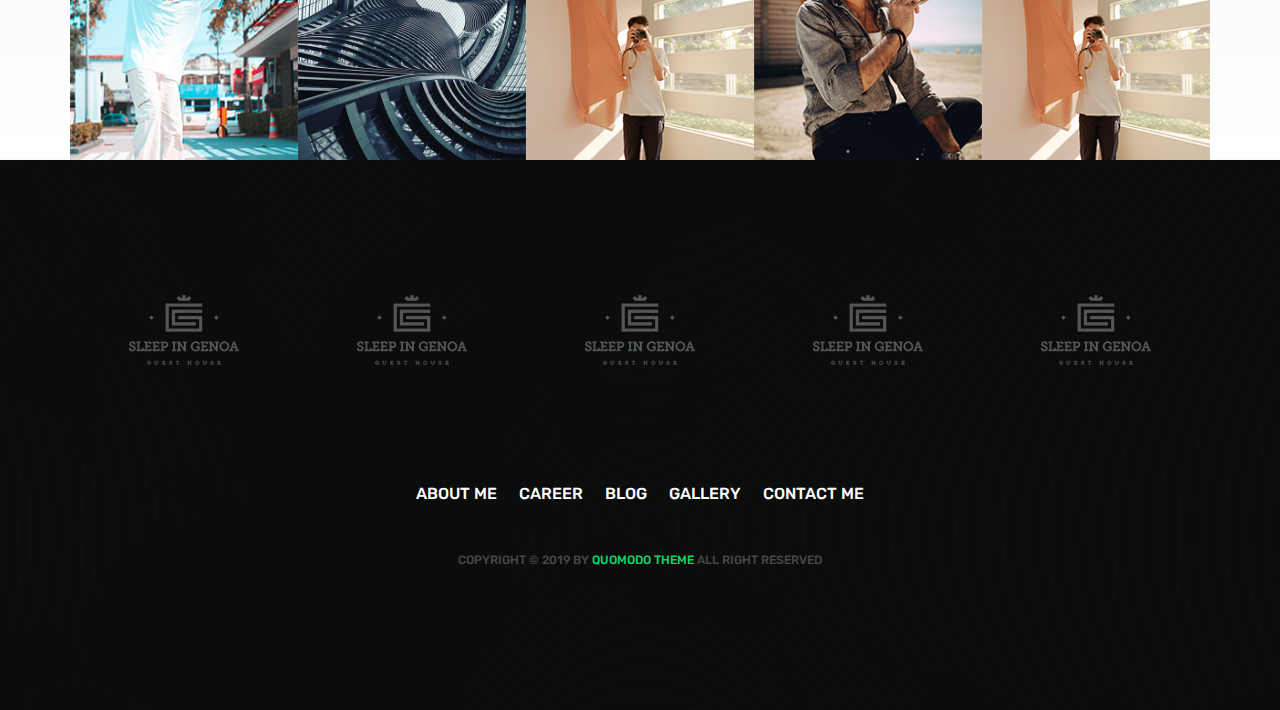
<file: default template/about.html>
<!DOCTYPE html>
<html lang="en">
<!--HTML START-->



<head>
    <!--HEAD START-->
    <title>About Us</title>
    <!--::::: SUPPORT META :::::::-->
    <meta charset="utf-8">
    <meta name="viewport" content="width=device-width, initial-scale=1">

    <!--::::: ALL CSS CALLING :::::::-->
    <link rel="stylesheet" href="assets/css/plugins/animate.min.css">
    <link rel="stylesheet" href="assets/css/plugins/bootstrap.min.css">
    <link rel="stylesheet" href="assets/css/plugins/fontawesome.css">
    <link rel="stylesheet" href="assets/css/plugins/modal-video.min.css">
    <link rel="stylesheet" href="assets/css/plugins/stellarnav.css">
    <link rel="stylesheet" href="assets/css/plugins/owl.carousel.css">
    <link rel="stylesheet" href="assets/css/typography.css">
    <link rel="stylesheet" href="assets/css/theme.css">
    <link rel="stylesheet" href="assets/css/inner.css">
    <link rel="stylesheet" href="assets/css/button.css">
    <link rel="stylesheet" href="assets/css/responsive.css">

</head>
<!--HEADE END-->

<body><!--BODY START-->

    <!--PLACEHOLDER AREA START-->
    <div class="preloader">
        <div class="lds-dual-ring"></div>
    </div>
    <!--PLACEHOLDER AREA END-->

    <div class="site site-white"> <!--::::: SITE AREA START :::::::-->
     <!--::::: BANNER AREA START :::::::-->
        <div class="header-banner-area">
            <div class="container">
                <div class="row">
                    <div class=" col-md-5 align-self-center">
                        <div class="banner-comments">
                            <div class="banner-icon">
                                <i class="fal fa-comments-alt"></i>
                            </div>
                            <div class="banner-carousel owl-carousel">
                                <div class="banner-single-carousel">
                                    <p>Fox News Anchor Bret Baier...</p>
                                </div>
                                <div class="banner-single-carousel">
                                    <p>Elementor Is Great WordPress...</p>
                                </div>
                            </div>
                        </div>
                    </div>
                    <div class="col-md-7 text-right align-self-center">
                        <div class="banner-social-wrap">
                            <div class="banner-social">
                                <ul>
                                    <li><a href="#"><i class="fab fa-facebook-f"></i></a></li>
                                    <li><a href="#"><i class="fab fa-twitter"></i></a></li>
                                    <li><a href="#"><i class="fab fa-linkedin-in"></i></a></li>
                                    <li><a href="#"><i class="fab fa-instagram"></i></a></li>
                                </ul>
                            </div>
                            <div class="banner-contact">
                                <a href="#" class="contact-btn"><i class="fal fa-angle-double-right"></i> Contact Me</a>
                            </div>
                        </div>
                    </div>
                </div>
            </div>
        </div>
        <!--::::: BANNER AREA END :::::::-->

        <!--::::: HEADER AREA START :::::::-->
            <div class="header-area header-main" id="header">
                <!--scroll to up btn-->
                <a href="#home" class="up-btn"><i class="fal fa-angle-up"></i></a>
                <div class="container">
                    <div class="row">
                        <div class="col-6 col-lg-3 align-self-center">
                            <a href="index.html" class="logo"><img src="assets/img/logo/logo.svg" alt=""></a>
                        </div>
                        <div class="col-6 text-center align-self-center">
                            <div class="main-menu">
                                <div class="stellarnav">
                                    <ul class="navbarmneuclass">
                                        <li class="current"><a href="#home">Home</a>
                                            <ul>
                                                <li><a href="index.html">Home Page 1</a></li>
                                                <li><a href="index1.html">Home Page 2</a></li>
                                            </ul>
                                        </li>
                                        <li><a href="#about">About</a></li>
                                        <li><a href="#service">Service</a></li>
                                        <li><a href="#portfolio">Portfolio</a></li>
                                        <li><a href="#">Pages</a>
                                            <ul>
                                                <li><a href="about.html">About</a></li>
                                                <li><a href="portfolio.html">Portfolio</a></li>
                                                <li><a href="single-portfolio.html">Portfolio Details</a></li>
                                                <li><a href="blog.html">Blog</a></li>
                                                <li><a href="single-blog.html">Single Blog</a></li>
                                                <li><a href="contact.html">Contact Us</a></li>
                                            </ul>
                                        </li>
                                    </ul>
                                </div>
                            </div>
                        </div>
                        <div class="d-none d-lg-block col-lg-3 align-self-center text-right">
                            <div class="search-area">
                                <div class="search-box">
                                    <form action="#">
                                        <input type="search" placeholder="Search">
                                    </form>
                                    <div class="search-btn">
                                        <a href="#"><i class="fas fa-search"></i></a>
                                    </div>
                                </div>
                                <div class="grid-menu" id="grid-side">
                                    <img src="assets/img/icon/hamburger.svg" alt="">
                                </div>
                            </div>
                        </div>
                    </div>
                </div>
                <div class="slide-widgest-wrap" id="slide-widgest">
                    <div class="side-widgest" id="side-content">
                        <div class="side-close" id="close-btn">
                        <i class="fal fa-times"></i>
                    </div>
                        <div class="logo">
                            <a href="#"><img src="assets/img/logo/logo.svg" alt=""></a>
                        </div>
                        <div class="side-content">
                            <p>Lorem ipsum dolor sit amet, consectetur adipisicing elit. Sint ratione reprehenderit, error qui enim sit ex provident iure, dolor, nulla eaque delectus, repudiandae commodi. Velit assumenda odit quisquam at, error suscipit unde, necessitatibus ipsum ratione excepturi ducimus labore, totam dolorem.</p>
                        </div>
                        <div class="side-social">
                            <ul>
                                <li><a href="#"><i class="fab fa-facebook-f"></i></a></li>
                                <li><a href="#"><i class="fab fa-twitter"></i></a></li>
                                <li><a href="#"><i class="fab fa-linkedin-in"></i></a></li>
                                <li><a href="#"><i class="fab fa-instagram"></i></a></li>
                            </ul>
                        </div>
                    </div>
                </div>
            </div>
            <!--::::: HEADER AREA END :::::::-->
        
        <!--:::::WELCOME ATRA START :::::::-->
        <div class="welcome-area-wrap" style="background: url(assets/img/bg/inner-header-bg.jpg);background-size: cover;background-position: center;" id="home">
            <!--::::: WELCOME CAROUSEL START :::::::-->
                <div class="welcome-area inner">
                    <div class="container">
                        <div class="row">
                            <div class="col-lg-4">
                                <div class="inner-wlc">
                                    <h2>About Us</h2>
                                    <h3><a href="index.html">home</a>&nbsp;/&nbsp;About</h3>
                                </div>
                            </div>
                            <div class="col-lg-4 text-center">
                                <div class="inner-filltext">
                                    <h1>About</h1>
                                </div>
                            </div>
                        </div>
                    </div>
                </div>
            <!--::::: WELCOME CAROUSEL END:::::::-->
        </div>
        <!--:::::WELCOME AREA END :::::::-->


        <!--:::::ABOUT AREA START :::::::-->
        <div class="about-area about-area-primery section-padding" id="about">
            <div class="container">
                <div class="row">
                    <div class="col-lg-5 align-self-center">
                        <div class="about-shape">
                            <div class="about-img-section text-center" style="background-image: url(assets/img/about/about1.png);background-size: cover;background-position: center">
                              
                            </div>
                        </div>
                    </div>
                    <div class="col-lg-6 offset-lg-1 align-self-center">
                        <div class="primery-heading">
                            <strong class="filltext">About us</strong>
                            <h2>Failure is the condiment
                            That Gives Success Success <span>It's Flavor</span></h2>
                            <div class="space-20"></div>
                            <p>Spend more time focusing on the important aspects of your business. Turn to McCartney HR LLC in Brooklyn, NY for HR solutions. As an advanced virtual HR company, we are offering online HR systems that can be customized depending on your business needs.</p>
                            <div class="space-40"></div>
                        <a href="#" class="cbtn cbnt1 fadeInDown animated">download cv <i class="fal fa-angle-right"></i></a>
                        </div>
                    </div>
                </div>
            </div>
        </div>
        <!--:::::ABOUT AREA END :::::::-->

        <!--:::::SERVICE AREA START :::::::-->
        <div class="service-area service-primery padding-top" id="service">
            <div class="container">
                <div class="row">
                    <div class="col-lg-4">
                        <div class="single-service pricing2">
                            <div class="service-icon">
                                 <img src="assets/img/icon/service1.svg" alt="">
                            </div>
                            <div class="service-text">
                                <h4>design principales</h4>
                                <p>Need a project completed by an expert? Let’s go! Access a Human Resources Consultant to answer questions</p>
                            </div>
                            <div class="circles-wrap">
                                <div class="circles">
                                    <span class="circle circle-1"></span>
                                    <span class="circle circle-2"></span>
                                    <span class="circle circle-3"></span>
                                    <span class="circle circle-4"></span>
                                </div>
                            </div>
                        </div>
                    </div>
                    <div class="col-lg-4">
                        <div class="single-service active pricing2">
                            <div class="service-icon">
                                <img src="assets/img/icon/service2.svg" alt="">
                            </div>
                            <div class="service-text">
                                <h4>design principales</h4>
                                <p>Need a project completed by an expert? Let’s go! Access a Human Resources Consultant to answer questions</p>
                            </div>
                            
                            <div class="circles-wrap">
                                <div class="circles">
                                    <span class="circle circle-1"></span>
                                    <span class="circle circle-2"></span>
                                    <span class="circle circle-3"></span>
                                    <span class="circle circle-4"></span>
                                </div>
                            </div>
                        </div>
                    </div>
                    <div class="col-lg-4">
                        <div class="single-service pricing2">
                            <div class="service-icon">
                                <img src="assets/img/icon/service1.svg" alt="">
                            </div>
                            <div class="service-text">
                                <h4>design principales</h4>
                                <p>Need a project completed by an expert? Let’s go! Access a Human Resources Consultant to answer questions</p>
                            </div>
                            
                            <div class="circles-wrap">
                                <div class="circles">
                                    <span class="circle circle-1"></span>
                                    <span class="circle circle-2"></span>
                                    <span class="circle circle-3"></span>
                                    <span class="circle circle-4"></span>
                                </div>
                            </div>
                        </div>
                    </div>
                </div>
            </div>
        </div>
        <!--:::::SERVICE AREA END :::::::-->

        <!--:::::PROJECT AREA START :::::::-->
        <div class="project-area project-area2 project-area-primery section-padding" id="portfolio">
            <div class="container">
                <div class="row">
                    <div class="col-lg-6 align-self-center">
                        <div class="primery-heading">
                            <strong class="filltext">our projects</strong>
                            <small>WORKING PROCESS</small>
                            <h2>lastet working <span>project</span></h2>
                        </div>
                    </div>
                    <div class="col-lg-5 align-self-center">
                         <div class="primery-info-content">
                            <p>Lorem ipsum dolor sit amet, consectetur adipisicing elit. Sint ratione reprehenderit </p>
                        </div>
                    </div>
                </div>
                <div class="space-60"></div>
                <div class="row">
                    <ul id="da-thumbs" class="da-thumbs portfolio-carousel2 owl-carousel">
                        <li>
                            <a href="#">
                                <img src="assets/img/project/project1.png" alt="">
                                <div><span>Menu by Simon Jensen</span></div>
                            </a>
                        </li>
                        <li>
                            <a href="#">
                                <img src="assets/img/project/project2.png" alt="">
                                <div><span>Menu by Simon Jensen</span></div>
                            </a>
                        </li>
                        <li>
                            <a href="#">
                                <img src="assets/img/project/project3.png" alt="">
                                <div><span>Menu by Simon Jensen</span></div>
                            </a>
                        </li>
                        <li>
                            <a href="#">
                                <img src="assets/img/project/project4.png" alt="">
                                <div>
                                    <span>Menu by Simon Jensen</span>

                                </div>
                            </a>
                        </li>
                        <li>
                            <a href="#">
                                <img src="assets/img/project/project4.png" alt="">
                                <div>
                                    <span>Menu by Simon Jensen</span>
                                </div>
                            </a>
                        </li>
                    </ul>
                </div>
            </div>
        </div>
        <!--:::::PROJECT AREA END :::::::-->

        <!--:::::CALL TO ACTION AREA START :::::::-->
        <div class="cta-area padding-top cta-primery" style="background-image: url(assets/img/bg/world-map.svg);background-position: center;background-size: cover;background-repeat: no-repeat;" id="contact">
            <div class="container">
                <div class="row">
                    <div class="col-lg-6 m-auto text-center">
                     <div class="primery-heading cta-heading">
                        <small>Newsletter</small>
                        <div class="space-20"></div>
                        <h2>Stay up to date, subscribe to the free <span>newsletter !</span></h2>
                    </div>
                    <div class="space-40"></div>
                    <div class="cta-form">
                        <form action="#">
                            <input type="email" placeholder="Enter Your Email..">
                            <a href="#" class="subscribe-btn">subscribe <i class="fal fa-comments-alt"></i></a>
                        </form>
                    </div>
                    </div>
                </div>
            </div>
            <div class="space-100"></div>
            <!--:::::SOCIAL AREA START :::::::-->

            <div class="social-area">
                <div class="container">
                    <div class="row">
                        <div class="col-lg">
                            <div class="single-social">
                                <div class="sinlge-social-hover" style="background: url(assets/img/social/social4.png);background-position: center;-webkit-background-size: cover;
                                background-size: cover;">
                                    <a href="#">
                                        <span class="single-social-icon">
                                           <i class="fab fa-linkedin-in"></i>
                                        </span>
                                        <p class="single-soicial-text">
                                             join our 
                                            instagram 
                                            community!
                                        </p>
                                    </a>
                                </div>
                            </div>
                        </div>
                        <div class="col-lg">
                            <div class="single-social">
                                <div class="sinlge-social-hover" style="background: url(assets/img/social/social1.png);background-position: center;-webkit-background-size: cover;
                                background-size: cover;">
                                    <a href="#">
                                        <span class="single-social-icon">
                                            <i class="fab fa-facebook-f"></i>
                                        </span>
                                        <p class="single-soicial-text">
                                             join our 
                                            instagram 
                                            community!
                                        </p>
                                    </a>
                                </div>
                            </div>
                        </div>
                        <div class="col-lg">
                            <div class="single-social">
                                <div class="sinlge-social-hover" style="background: url(assets/img/social/social2.png);background-position: center;-webkit-background-size: cover;
                                background-size: cover;">
                                    <a href="#">
                                        <span class="single-social-icon">
                                           <i class="fas fa-basketball-ball"></i>
                                        </span>
                                        <p class="single-soicial-text">
                                             join our 
                                            instagram 
                                            community!
                                        </p>
                                    </a>
                                </div>
                            </div>
                        </div>
                        <div class="col-lg">
                            <div class="single-social">
                                <div class="sinlge-social-hover" style="background: url(assets/img/social/social3.png);background-position: center;-webkit-background-size: cover;
                                background-size: cover;">
                                    <a href="#">
                                        <span class="single-social-icon">
                                            <i class="fab fa-twitter"></i>
                                        </span>
                                        <p class="single-soicial-text">
                                             join our 
                                            instagram 
                                            community!
                                        </p>
                                    </a>
                                </div>
                            </div>
                        </div>
                        <div class="col-lg">
                            <div class="single-social">
                                <div class="sinlge-social-hover" style="background: url(assets/img/social/social2.png);background-position: center;-webkit-background-size: cover;
                                background-size: cover;">
                                    <a href="#">
                                        <span class="single-social-icon">
                                            <i class="fab fa-instagram"></i>
                                        </span>
                                        <p class="single-soicial-text">
                                             join our 
                                            instagram 
                                            community!
                                        </p>
                                    </a>
                                </div>
                            </div>
                        </div>
                    </div>
                </div>
            </div>
        <!--:::::SOCIAL AREA END :::::::-->
            <img src="assets/img/icon/cta1.png" alt="" class="cta-shape cta-shap1">
            <img src="assets/img/icon/cta2.png" alt="" class="cta-shape cta-shap2">
            <img src="assets/img/icon/cta3.png" alt="" class="cta-shape cta-shap3">
            <img src="assets/img/icon/cta4.png" alt="" class="cta-shape cta-shap4">
            <img src="assets/img/icon/cta5.png" alt="" class="cta-shape cta-shap5">
        </div>
        <!--:::::CALL TO ACTION AREA END :::::::-->


        <!--:::::FOOTER AREA START :::::::-->
        <div class="footer-area section-padding" style="background-image: url(assets/img/bg/footer-bg.png);background-size: cover;background-position: center;background-repeat: no-repeat;">
             <!--:::::LOGO AREA START :::::::-->
        <div class="logo-carousel">
            <div class="container">
                <div class="row">
                    <div class="logos owl-carousel">
                        <div class="single-logo-table">
                            <div class="single-logo-table-cell">
                               <img src="assets/img/logo/1.svg" alt="">
                            </div>
                        </div>
                        <div class="single-logo-table">
                            <div class="single-logo-table-cell">
                                <img src="assets/img/logo/1.svg" alt="">
                            </div>
                        </div>
                        <div class="single-logo-table">
                            <div class="single-logo-table-cell">
                                <img src="assets/img/logo/1.svg" alt="">
                            </div>
                        </div>
                        <div class="single-logo-table">
                            <div class="single-logo-table-cell">
                                <img src="assets/img/logo/1.svg" alt="">
                            </div>
                        </div>
                        <div class="single-logo-table">
                            <div class="single-logo-table-cell">
                                <img src="assets/img/logo/1.svg" alt="">
                            </div>
                        </div>
                        <div class="single-logo-table">
                            <div class="single-logo-table-cell">
                                <img src="assets/img/logo/1.svg" alt="">
                            </div>
                        </div>
                    </div>
                </div>
            </div>
        </div>
        <div class="space-100"></div>
        <!--:::::LOGO AREA END :::::::-->
            <div class="container">
                <div class="row">
                    <div class="col-lg-6 m-auto text-center">
                        <div class="footer-menu">
                            <ul>
                                <li><a href="#">about me</a></li>
                                <li><a href="#">career</a></li>
                                <li><a href="#">blog</a></li>
                                <li><a href="#">gallery</a></li>
                                <li><a href="#">contact me</a></li>
                            </ul>
                        </div>
                        <div class="space-40"></div>
                        <div class="copyright">
                            <p>Copyright © 2019 by <span> Quomodo Theme</span> all right reserved</p>
                        </div>
                    </div>
                </div>
            </div>
        </div>
        <!--:::::FOOTER AREA END :::::::-->
      
    </div> <!--:::::SITE AREA END :::::::-->



    <!--:::::ALL JS FILES :::::::-->
    <script src="assets/js/plugins/jQuery.2.1.0.min.js"></script>
    <script src="assets/js/plugins/bootstrap.min.js"></script>
    <script src="assets/js/plugins/jquery.nav.js"></script>
    <script src="assets/js/plugins/jquery.waypoints.min.js"></script>
    <script src="assets/js/plugins/jquery-modal-video.min.js"></script>
    <script src="assets/js/plugins/stellarnav.js"></script>
    <script src="assets/js/plugins/popper.min.js"></script>
    <script src="assets/js/plugins/owl.carousel.js"></script>
    <script src="assets/js/plugins/wow.min.js"></script>
    <script src="assets/js/plugins/appear.js"></script>
    <script src="assets/js/plugins/easypiechart.min.js"></script>
    <script src="assets/js/plugins/animatenumber.min.js"></script>
    <script src="assets/js/plugins/bars.js"></script>
    <script src="assets/js/plugins/circle-progress.js"></script>
    <script src="assets/js/plugins/jquery.hoverdir.js"></script>
    <script src="assets/js/plugins/isotop.v3.0.4.min.js"></script>
    <script src="assets/js/main.js"></script>


</body>
<!--body end-->

</html>
<!--html end-->
</file>
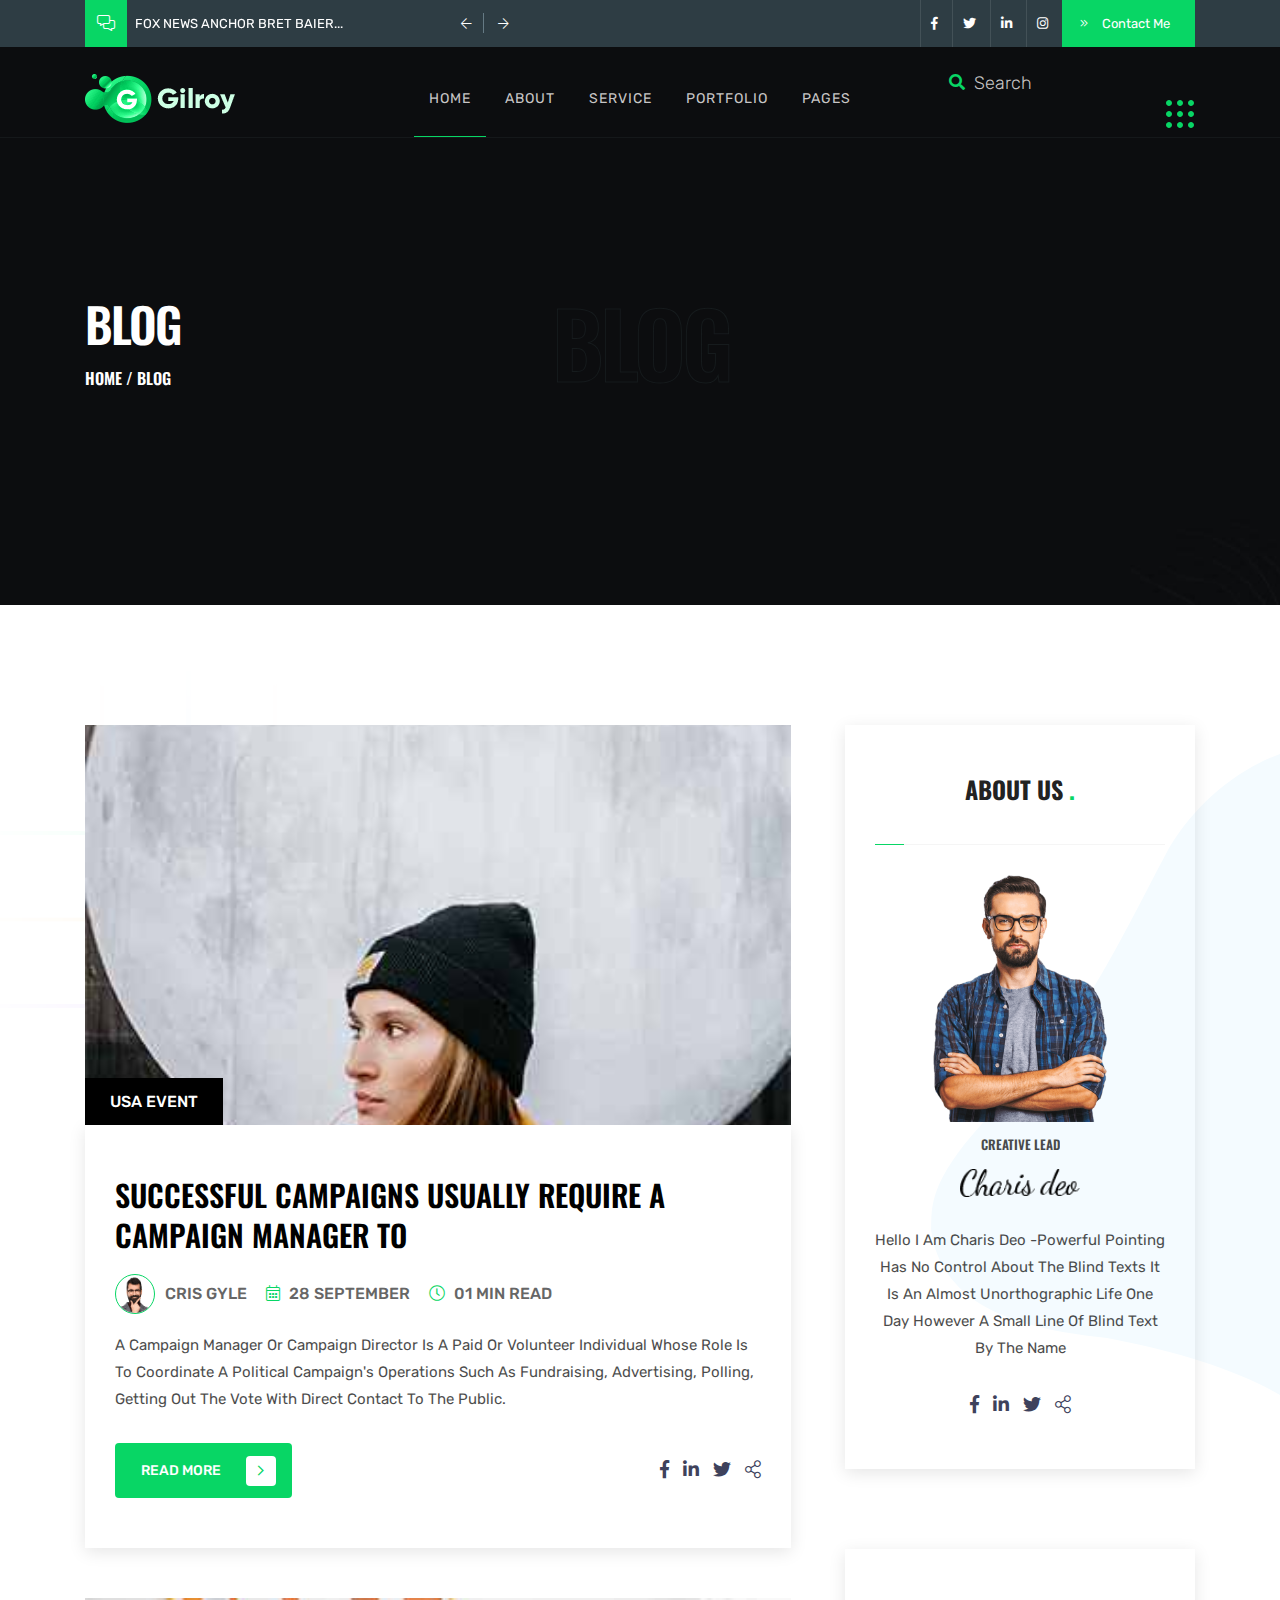
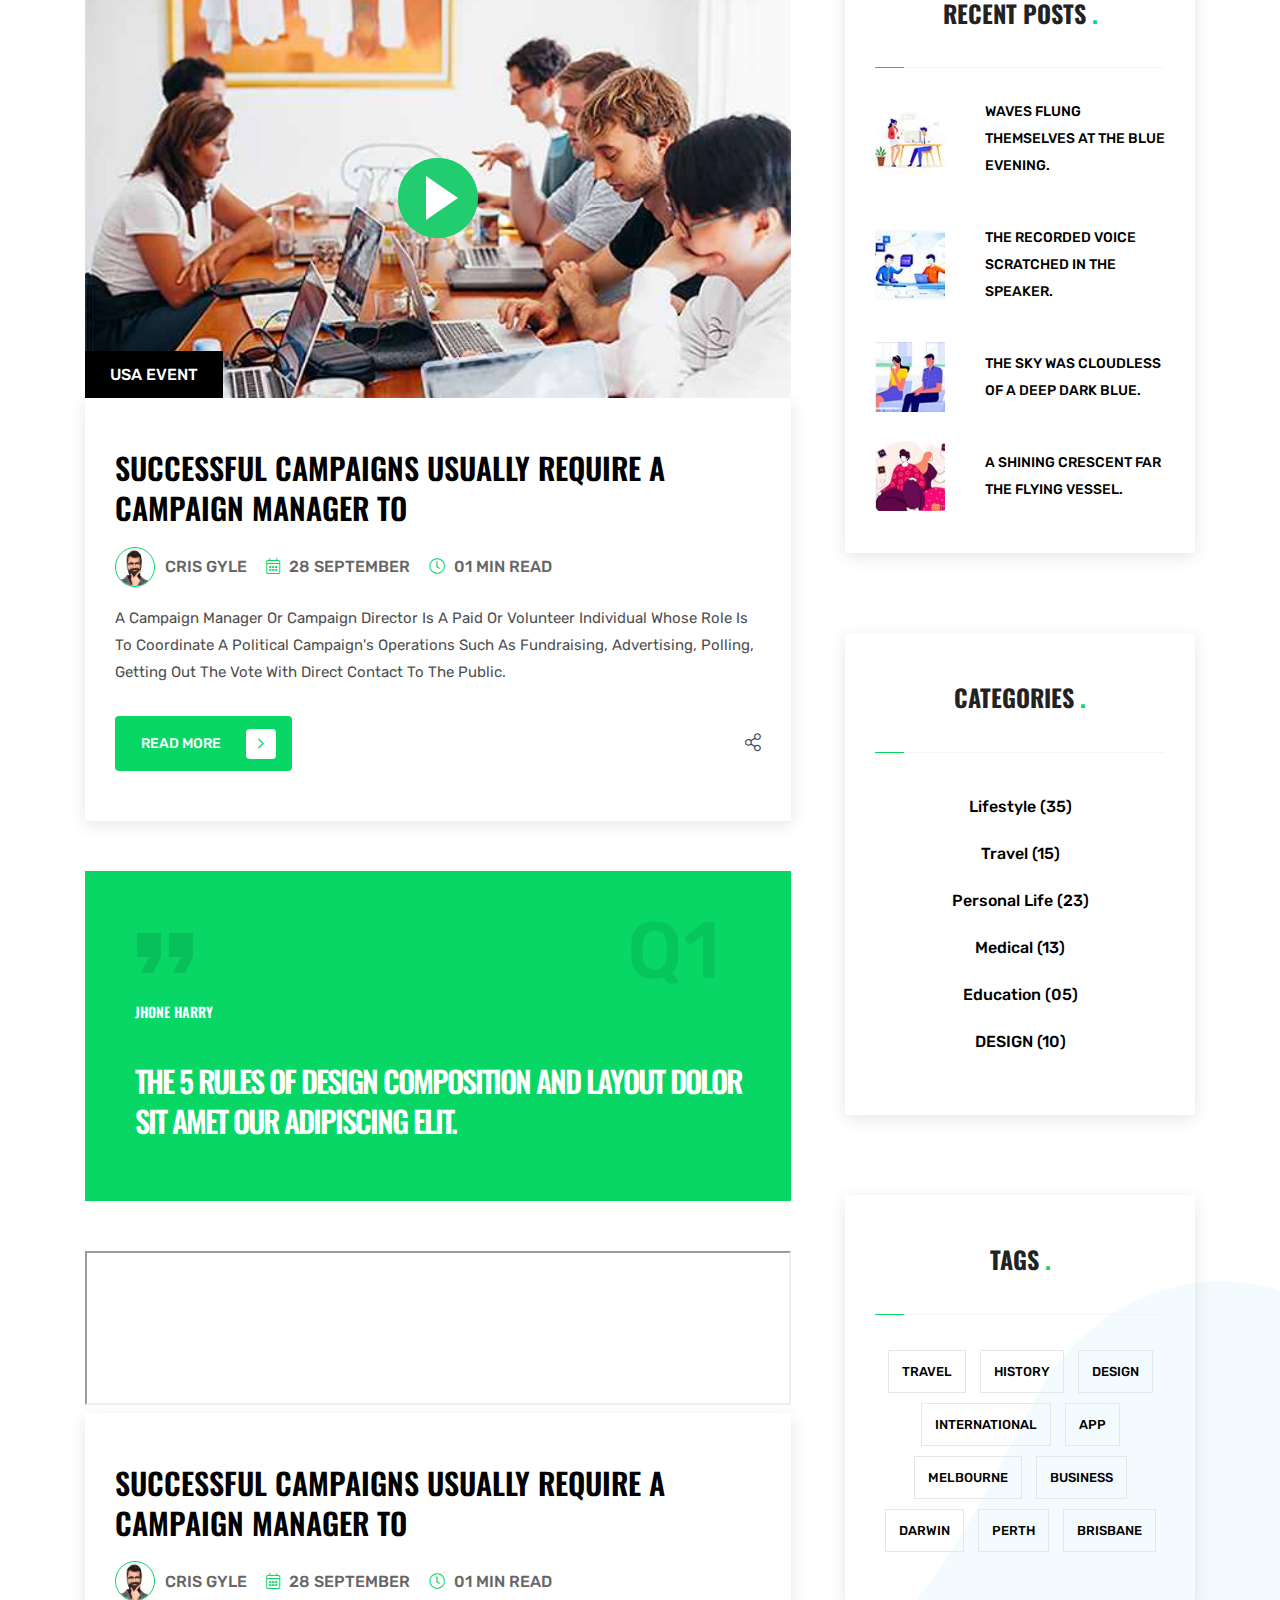
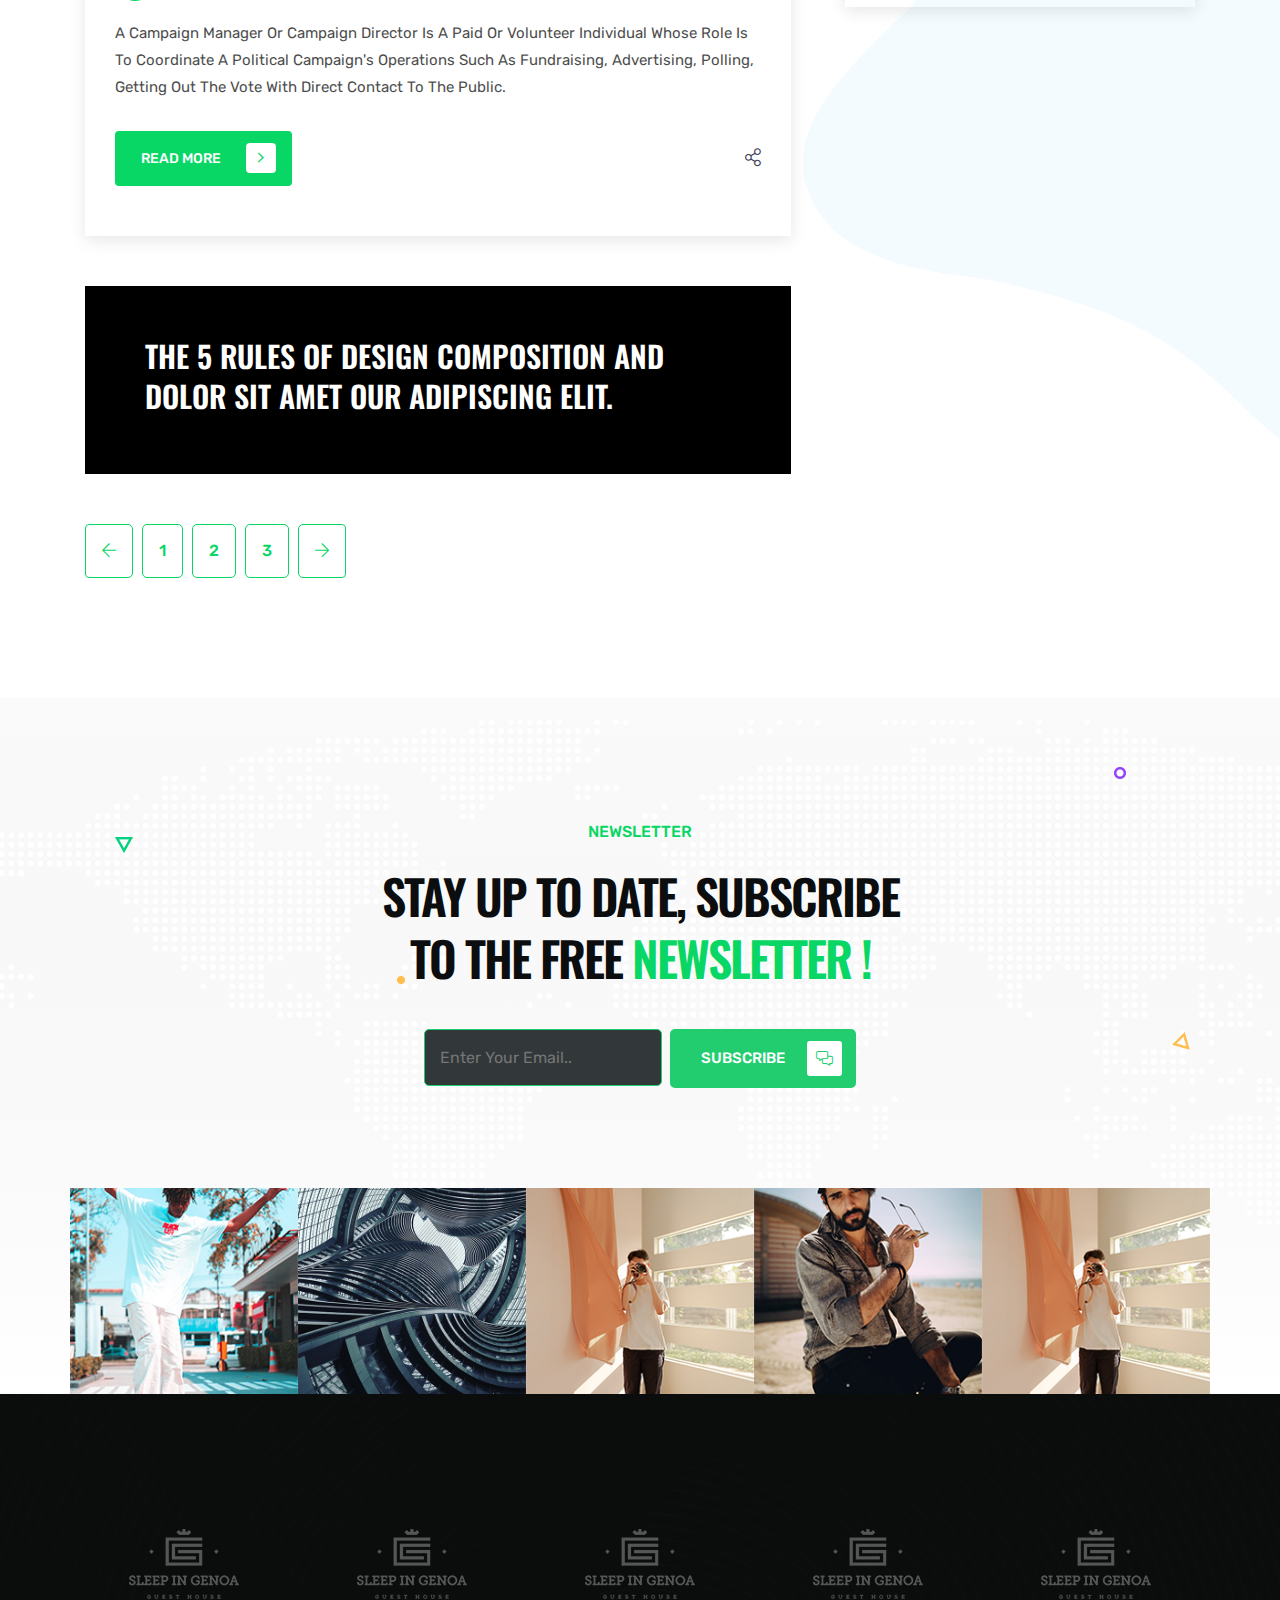
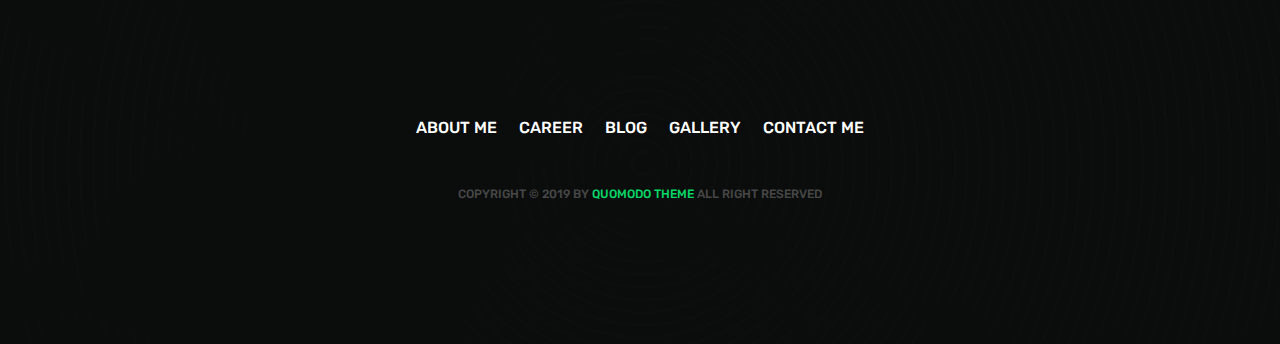
<file: default template/blog.html>
<!DOCTYPE html>
<html lang="en">
<!--HTML START-->



<head>
    <!--HEAD START-->
    <title>News</title>
    <!--::::: support meta :::::::-->
    <meta charset="utf-8">
    <meta name="viewport" content="width=device-width, initial-scale=1">
    
    <!--::::: ALL CSS CALLING :::::::-->
    <link rel="stylesheet" href="assets/css/plugins/animate.min.css">
    <link rel="stylesheet" href="assets/css/plugins/bootstrap.min.css">
    <link rel="stylesheet" href="assets/css/plugins/fontawesome.css">
    <link rel="stylesheet" href="assets/css/plugins/modal-video.min.css">
    <link rel="stylesheet" href="assets/css/plugins/stellarnav.css">
    <link rel="stylesheet" href="assets/css/plugins/owl.carousel.css">
    <link rel="stylesheet" href="assets/css/typography.css">
    <link rel="stylesheet" href="assets/css/theme.css">
    <link rel="stylesheet" href="assets/css/inner.css">
    <link rel="stylesheet" href="assets/css/button.css">
    <link rel="stylesheet" href="assets/css/responsive.css">

</head>
<!--HEADE END-->

<body><!--BODY START-->

    <!--PLACEHOLDER AREA START-->
    <div class="preloader">
        <div class="lds-dual-ring"></div>
    </div>
    <!--PLACEHOLDER AREA END-->

    <div class="site site-white"> <!--::::: SITE AREA START :::::::-->
    <!--::::: BANNER AREA START :::::::-->
        <div class="header-banner-area">
            <div class="container">
                <div class="row">
                    <div class=" col-md-5 align-self-center">
                        <div class="banner-comments">
                            <div class="banner-icon">
                                <i class="fal fa-comments-alt"></i>
                            </div>
                            <div class="banner-carousel owl-carousel">
                                <div class="banner-single-carousel">
                                    <p>Fox News Anchor Bret Baier...</p>
                                </div>
                                <div class="banner-single-carousel">
                                    <p>Elementor Is Great WordPress...</p>
                                </div>
                            </div>
                        </div>
                    </div>
                    <div class="col-md-7 text-right align-self-center">
                        <div class="banner-social-wrap">
                            <div class="banner-social">
                                <ul>
                                    <li><a href="#"><i class="fab fa-facebook-f"></i></a></li>
                                    <li><a href="#"><i class="fab fa-twitter"></i></a></li>
                                    <li><a href="#"><i class="fab fa-linkedin-in"></i></a></li>
                                    <li><a href="#"><i class="fab fa-instagram"></i></a></li>
                                </ul>
                            </div>
                            <div class="banner-contact">
                                <a href="#" class="contact-btn"><i class="fal fa-angle-double-right"></i> Contact Me</a>
                            </div>
                        </div>
                    </div>
                </div>
            </div>
        </div>
        <!--::::: BANNER AREA END :::::::-->

        <!--::::: HEADER AREA START :::::::-->
            <div class="header-area header-main" id="header">
                <!--scroll to up btn-->
                <a href="#home" class="up-btn"><i class="fal fa-angle-up"></i></a>
                <div class="container">
                    <div class="row">
                        <div class="col-6 col-lg-3 align-self-center">
                            <a href="index.html" class="logo"><img src="assets/img/logo/logo.svg" alt=""></a>
                        </div>
                        <div class="col-6 text-center align-self-center">
                            <div class="main-menu">
                                <div class="stellarnav">
                                    <ul class="navbarmneuclass">
                                        <li class="current"><a href="#home">Home</a>
                                            <ul>
                                                <li><a href="index.html">Home Page 1</a></li>
                                                <li><a href="index1.html">Home Page 2</a></li>
                                            </ul>
                                        </li>
                                        <li><a href="#about">About</a></li>
                                        <li><a href="#service">Service</a></li>
                                        <li><a href="#portfolio">Portfolio</a></li>
                                        <li><a href="#">Pages</a>
                                            <ul>
                                                <li><a href="about.html">About</a></li>
                                                <li><a href="portfolio.html">Portfolio</a></li>
                                                <li><a href="single-portfolio.html">Portfolio Details</a></li>
                                                <li><a href="blog.html">Blog</a></li>
                                                <li><a href="single-blog.html">Single Blog</a></li>
                                                <li><a href="contact.html">Contact Us</a></li>
                                            </ul>
                                        </li>
                                    </ul>
                                </div>
                            </div>
                        </div>
                        <div class="d-none d-lg-block col-lg-3 align-self-center text-right">
                            <div class="search-area">
                                <div class="search-box">
                                    <form action="#">
                                        <input type="search" placeholder="Search">
                                    </form>
                                    <div class="search-btn">
                                        <a href="#"><i class="fas fa-search"></i></a>
                                    </div>
                                </div>
                                <div class="grid-menu" id="grid-side">
                                    <img src="assets/img/icon/hamburger.svg" alt="">
                                </div>
                            </div>
                        </div>
                    </div>
                </div>
                <div class="slide-widgest-wrap" id="slide-widgest">
                    <div class="side-widgest" id="side-content">
                        <div class="side-close" id="close-btn">
                        <i class="fal fa-times"></i>
                    </div>
                        <div class="logo">
                            <a href="#"><img src="assets/img/logo/logo.svg" alt=""></a>
                        </div>
                        <div class="side-content">
                            <p>Lorem ipsum dolor sit amet, consectetur adipisicing elit. Sint ratione reprehenderit, error qui enim sit ex provident iure, dolor, nulla eaque delectus, repudiandae commodi. Velit assumenda odit quisquam at, error suscipit unde, necessitatibus ipsum ratione excepturi ducimus labore, totam dolorem.</p>
                        </div>
                        <div class="side-social">
                            <ul>
                                <li><a href="#"><i class="fab fa-facebook-f"></i></a></li>
                                <li><a href="#"><i class="fab fa-twitter"></i></a></li>
                                <li><a href="#"><i class="fab fa-linkedin-in"></i></a></li>
                                <li><a href="#"><i class="fab fa-instagram"></i></a></li>
                            </ul>
                        </div>
                    </div>
                </div>
            </div>
            <!--::::: HEADER AREA END :::::::-->
        
        <!--:::::WELCOME ATRA START :::::::-->
        <div class="welcome-area-wrap" style="background: url(assets/img/bg/inner-header-bg.jpg);background-size: cover;background-position: center;" id="home">
            <!--::::: WELCOME CAROUSEL START :::::::-->
                <div class="welcome-area inner">
                    <div class="container">
                        <div class="row">
                            <div class="col-lg-4">
                                <div class="inner-wlc">
                                    <h2>Blog</h2>
                                    <h3><a href="index.html">home</a>&nbsp;/&nbsp;blog</h3>
                                </div>
                            </div>
                            <div class="col-lg-4 text-center">
                                <div class="inner-filltext">
                                    <h1>blog</h1>
                                </div>
                            </div>
                        </div>
                    </div>
                </div>
            <!--::::: WELCOME CAROUSEL END:::::::-->
        </div>
        <!--:::::WELCOME AREA END :::::::-->

        <!--:::::BLOG PAGE AREA START :::::::-->
        <div class="blog-page-area inner-bg-shpes section-padding">
            <div class="container">
                <div class="row">
                    <div class="col-lg-8">
                        <div class="blog-page-left mr-lg-4">
                            <div class="single-blog-section ">
                                <div class="single-blog-section-img" style="background-image:url(assets/img/blog/blog1.jpg);height: 400px; background-position: center ;background-repeat:  no-repeat;background-size: cover">
                                    <span class="single-blog-section-img-tag">USA Event</span>
                                </div>
                                <div class="single-blog-section-description blog-box">
                                    <h2><a href="single-blog.html">Successful campaigns usually require a campaign manager to</a></h2>
                                    <div class="single-blog-section-author">
                                        <ul>
                                            <li><a class="blog-author" href="#"><img src="assets/img/author/author4.png" alt="">Cris Gyle</a></li>
                                            <li><a href="#"><i class="fal fa-calendar-alt"></i> 28 September</a></li>
                                            <li><a href="#"><i class="fal fa-clock"></i> 01 MiN READ</a></li>
                                        </ul>
                                    </div>
                                    <p>A campaign manager or campaign director is a paid or volunteer individual whose role is to coordinate a political campaign's operations such as fundraising, advertising, polling, getting out the vote with direct contact to the public.</p>
                                    <div class="space-30"></div>
                                    <div class="blog-readmore-social">
                                        <div class="row">
                                            <div class="col-sm-6 align-self-center">
                                                <a href="#" class="cbtn cbnt1 fadeInDown animated">read more <i class="fal fa-angle-right"></i></a>
                                            </div>
                                            <div class="col-sm-6 text-right align-self-center">
                                                <div class="blog-page-social">
                                                    <ul>
                                                        <li><a href="#"><i class="fab fa-facebook-f"></i></a></li>
                                                        <li><a href="#"><i class="fab fa-linkedin-in"></i></a></li>
                                                        <li><a href="#"><i class="fab fa-twitter"></i></a></li>
                                                        <li><a href="#"><i class="fal fa-share-alt"></i></a></li>
                                                    </ul>
                                                </div>
                                            </div>
                                        </div>
                                    </div>
                                </div>
                            </div>

                            <div class="single-blog-section">
                                <div class="single-blog-section-img" style="background-image:url(assets/img/blog/blog2.jpg);height: 400px; background-position: center ;background-repeat:  no-repeat;background-size: cover">
                                    <span class="single-blog-section-img-tag">USA Event</span>
                                     <a id="play-video" class="video-play-button" href="#"><span></span></a>
                                <div id="video-overlay" class="video-overlay">
                                  <a class="video-overlay-close"></a>
                                </div>
                                </div>
                                <div class="single-blog-section-description blog-box">
                                    <h2><a href="single-blog.html">Successful campaigns usually require a campaign manager to</a></h2>
                                    <div class="single-blog-section-author">
                                        <ul>
                                            <li><a class="blog-author" href="#"><img src="assets/img/author/author4.png" alt="">Cris Gyle</a></li>
                                            <li><a href="#"><i class="fal fa-calendar-alt"></i> 28 September</a></li>
                                            <li><a href="#"><i class="fal fa-clock"></i> 01 MiN READ</a></li>
                                        </ul>
                                    </div>
                                    <p>A campaign manager or campaign director is a paid or volunteer individual whose role is to coordinate a political campaign's operations such as fundraising, advertising, polling, getting out the vote with direct contact to the public.</p>
                                    <div class="space-30"></div>
                                    <div class="blog-readmore-social">
                                        <div class="row">
                                            <div class="col-sm-6 align-self-center">
                                                <a href="#" class="cbtn cbnt1 fadeInDown animated">read more <i class="fal fa-angle-right"></i></a>
                                            </div>
                                            <div class="col-sm-6 text-right align-self-center">
                                                <div class="blog-page-social">
                                                    <ul>
                                                        <li><a href="#"><i class="fal fa-share-alt"></i></a></li>
                                                    </ul>
                                                </div>
                                            </div>
                                        </div>
                                    </div>
                                </div>
                            </div>

                            <div class="single-blog-section">
                                <div class="quote-sectionl">
                                    <div class="single-quote">
                                        <img src="assets/img/icon/quote-primery.svg" alt="">
                                        <h6>Jhone Harry</h6>
                                        <h2><a href="single-blog.html">The 5 rules of design composition and layout DOLOR SIT AMET OUR ADIPISCING ELIT.</a></h2>
                                    </div>
                                </div>
                            </div>
                            <div class="space-50"></div>
                            <div class="single-blog-section">
                                <div class="blog-audio">
                                    <iframe allow="autoplay" src="https://w.soundcloud.com/player/?url=https%3A//api.soundcloud.com/tracks/574858791&amp;color=%23ff5500&amp;auto_play=false&amp;hide_related=false&amp;show_comments=true&amp;show_user=true&amp;show_reposts=false&amp;show_teaser=true&amp;visual=true"></iframe>
                                </div>
                                <div class="single-blog-section-description blog-box">
                                    <h2><a href="single-blog.html">Successful campaigns usually require a campaign manager to</a></h2>
                                    <div class="single-blog-section-author">
                                        <ul>
                                            <li><a class="blog-author" href="#"><img src="assets/img/author/author4.png" alt="">Cris Gyle</a></li>
                                            <li><a href="#"><i class="fal fa-calendar-alt"></i> 28 September</a></li>
                                            <li><a href="#"><i class="fal fa-clock"></i> 01 MiN READ</a></li>
                                        </ul>
                                    </div>
                                    <p>A campaign manager or campaign director is a paid or volunteer individual whose role is to coordinate a political campaign's operations such as fundraising, advertising, polling, getting out the vote with direct contact to the public.</p>
                                    <div class="space-30"></div>
                                    <div class="blog-readmore-social">
                                        <div class="row">
                                            <div class="col-sm-6 align-self-center">
                                                <a href="#" class="cbtn cbnt1 fadeInDown animated">read more <i class="fal fa-angle-right"></i></a>
                                            </div>
                                            <div class="col-sm-6 text-right align-self-center">
                                                <div class="blog-page-social">
                                                    <ul>
                                                        <li><a href="#"><i class="fal fa-share-alt"></i></a></li>
                                                    </ul>
                                                </div>
                                            </div>
                                        </div>
                                    </div>
                                </div>
                            </div>
                            <div class="blog-banner">
                                <h3>The 5 rules of design composition and DOLOR SIT AMET OUR ADIPISCING ELIT.</h3>
                            </div>
                            <div class="space-50"></div>
                            <div class="cpagination">
                                <nav aria-label="Page navigation example">
                                  <ul class="pagination">
                                    <li class="page-item">
                                      <a class="page-link" href="#" aria-label="Previous">
                                        <span aria-hidden="true"><i class="fal fa-arrow-left"></i></span>
                                      </a>
                                    </li>
                                    <li class="page-item"><a class="page-link" href="#">1</a></li>
                                    <li class="page-item"><a class="page-link" href="#">2</a></li>
                                    <li class="page-item"><a class="page-link" href="#">3</a></li>
                                    <li class="page-item">
                                      <a class="page-link" href="#" aria-label="Next">
                                        <span aria-hidden="true"><i class="fal fa-arrow-right"></i></span>
                                      </a>
                                    </li>
                                  </ul>
                                </nav>
                            </div>
                        </div>
                    </div>
                    <div class="col-lg-4">
                        <div class="blog-page-right text-center">
                            <div class="blog-box blog-author">
                                <div class="blog-author-image">
                                    <h3>About us <span>.</span></h3>
                                    <div class="border-effect"></div>
                                    <img src="assets/img/author/author1.png" alt="">
                                    
                                    <h6>Creative lead</h6>
                                </div>
                                <div class="blog-author-description">
                                    <img class="signature" src="assets/img/author/signature.svg" alt="">
                                    <p>hello I am charis deo -powerful Pointing has no control about the blind texts it is an almost unorthographic life One day however a small line of blind text by the name</p>
                                    <div class="blog-page-social">
                                        <ul>
                                            <li><a href="#"><i class="fab fa-facebook-f"></i></a></li>
                                            <li><a href="#"><i class="fab fa-linkedin-in"></i></a></li>
                                            <li><a href="#"><i class="fab fa-twitter"></i></a></li>
                                            <li><a href="#"><i class="fal fa-share-alt"></i></a></li>
                                        </ul>
                                    </div>
                                </div>
                            </div>
                            <div class="space-30"></div>
                            <div class="blog-box blog-post">
                                <h3>Recent Posts <span>.</span></h3>
                                <div class="border-effect"></div>
                                <div class="single-blog-post">
                                    <img src="assets/img/blog/recent-post1.jpg" alt="">
                                    <a href="single-blog.html">Waves flung themselves at the blue evening.</a>
                                </div>
                                <div class="single-blog-post">
                                    <img src="assets/img/blog/recent-post2.jpg" alt="">
                                   <a href="single-blog.html">The recorded voice scratched in the speaker.</a>
                                </div>
                                <div class="single-blog-post">
                                    <img src="assets/img/blog/recent-post3.jpg" alt="">
                                    <a href="single-blog.html">The sky was cloudless  of a deep dark blue.</a>
                                </div>

                                <div class="single-blog-post">
                                    <img src="assets/img/blog/recent-post4.jpg" alt="">
                                    <a href="single-blog.html">A shining crescent far the flying vessel.</a>
                                </div>
                            </div>
                            <div class="space-30"></div>
                            <div class="blog-box blog-categores">
                                <h3>Categories <span>.</span></h3>
                                <div class="border-effect"></div>
                                <ul>
                                    <li><a href="#">Lifestyle (35)</a></li>
                                    <li><a href="#">Travel (15)</a></li>
                                    <li><a href="#">Personal Life (23)</a></li>
                                    <li><a href="#">Medical (13)</a></li>
                                    <li><a href="#">Education (05)</a></li>
                                    <li><a href="#">DESIGN (10)</a></li>
                                </ul>
                            </div>
                            <div class="space-30"></div>
                            <div class="blog-box blog-tag">
                                <h3>tags <span>.</span></h3>
                                <div class="border-effect"></div>
                                <ul>
                                    <li><a href="#">Travel</a></li>
                                    <li><a href="#">History</a></li>
                                    <li><a href="#">Design</a></li>
                                    <li><a href="#">International</a></li>
                                    <li><a href="#">App</a></li>
                                    <li><a href="#">Melbourne</a></li>
                                    <li><a href="#">Business</a></li>
                                    <li><a href="#">Darwin</a></li>
                                    <li><a href="#">Perth</a></li>
                                    <li><a href="#">Brisbane</a></li>
                                </ul>
                            </div>
                        </div>
                    </div>
                </div>
            </div>
            <img src="assets/img/bg/service-bg.svg" alt="" class="inner-shape1">
            <img src="assets/img/bg/inner-bg1.svg" alt="" class="inner-shape2">
            <img src="assets/img/bg/inner-bg1.svg" alt="" class="inner-shape3">
        </div>
        <!--:::::BLOG PAGE AREA END :::::::-->
        

        <!--:::::CALL TO ACTION AREA START :::::::-->
        <div class="cta-area padding-top cta-primery" style="background-image: url(assets/img/bg/world-map.svg);background-position: center;background-size: cover;background-repeat: no-repeat;" id="contact">
            <div class="container">
                <div class="row">
                    <div class="col-lg-6 m-auto text-center">
                     <div class="primery-heading cta-heading">
                        <small>Newsletter</small>
                        <div class="space-20"></div>
                        <h2>Stay up to date, subscribe to the free <span>newsletter !</span></h2>
                    </div>
                    <div class="space-40"></div>
                    <div class="cta-form">
                        <form action="#">
                            <input type="email" placeholder="Enter Your Email..">
                            <a href="#" class="subscribe-btn">subscribe <i class="fal fa-comments-alt"></i></a>
                        </form>
                    </div>
                    </div>
                </div>
            </div>
            <div class="space-100"></div>
            <!--:::::SOCIAL AREA START :::::::-->

            <div class="social-area">
                <div class="container">
                    <div class="row">
                        <div class="col-lg">
                            <div class="single-social">
                                <div class="sinlge-social-hover" style="background: url(assets/img/social/social4.png);background-position: center;-webkit-background-size: cover;
                                background-size: cover;">
                                    <a href="#">
                                        <span class="single-social-icon">
                                           <i class="fab fa-linkedin-in"></i>
                                        </span>
                                        <p class="single-soicial-text">
                                             join our 
                                            instagram 
                                            community!
                                        </p>
                                    </a>
                                </div>
                            </div>
                        </div>
                        <div class="col-lg">
                            <div class="single-social">
                                <div class="sinlge-social-hover" style="background: url(assets/img/social/social1.png);background-position: center;-webkit-background-size: cover;
                                background-size: cover;">
                                    <a href="#">
                                        <span class="single-social-icon">
                                            <i class="fab fa-facebook-f"></i>
                                        </span>
                                        <p class="single-soicial-text">
                                             join our 
                                            instagram 
                                            community!
                                        </p>
                                    </a>
                                </div>
                            </div>
                        </div>
                        <div class="col-lg">
                            <div class="single-social">
                                <div class="sinlge-social-hover" style="background: url(assets/img/social/social2.png);background-position: center;-webkit-background-size: cover;
                                background-size: cover;">
                                    <a href="#">
                                        <span class="single-social-icon">
                                           <i class="fas fa-basketball-ball"></i>
                                        </span>
                                        <p class="single-soicial-text">
                                             join our 
                                            instagram 
                                            community!
                                        </p>
                                    </a>
                                </div>
                            </div>
                        </div>
                        <div class="col-lg">
                            <div class="single-social">
                                <div class="sinlge-social-hover" style="background: url(assets/img/social/social3.png);background-position: center;-webkit-background-size: cover;
                                background-size: cover;">
                                    <a href="#">
                                        <span class="single-social-icon">
                                            <i class="fab fa-twitter"></i>
                                        </span>
                                        <p class="single-soicial-text">
                                             join our 
                                            instagram 
                                            community!
                                        </p>
                                    </a>
                                </div>
                            </div>
                        </div>
                        <div class="col-lg">
                            <div class="single-social">
                                <div class="sinlge-social-hover" style="background: url(assets/img/social/social2.png);background-position: center;-webkit-background-size: cover;
                                background-size: cover;">
                                    <a href="#">
                                        <span class="single-social-icon">
                                            <i class="fab fa-instagram"></i>
                                        </span>
                                        <p class="single-soicial-text">
                                             join our 
                                            instagram 
                                            community!
                                        </p>
                                    </a>
                                </div>
                            </div>
                        </div>
                    </div>
                </div>
            </div>
        <!--:::::SOCIAL AREA END :::::::-->
            <img src="assets/img/icon/cta1.png" alt="" class="cta-shape cta-shap1">
            <img src="assets/img/icon/cta2.png" alt="" class="cta-shape cta-shap2">
            <img src="assets/img/icon/cta3.png" alt="" class="cta-shape cta-shap3">
            <img src="assets/img/icon/cta4.png" alt="" class="cta-shape cta-shap4">
            <img src="assets/img/icon/cta5.png" alt="" class="cta-shape cta-shap5">
        </div>
        <!--:::::CALL TO ACTION AREA END :::::::-->


        <!--:::::FOOTER AREA START :::::::-->
        <div class="footer-area section-padding" style="background-image: url(assets/img/bg/footer-bg.png);background-size: cover;background-position: center;background-repeat: no-repeat;">
             <!--:::::LOGO AREA START :::::::-->
        <div class="logo-carousel">
            <div class="container">
                <div class="row">
                    <div class="logos owl-carousel">
                        <div class="single-logo-table">
                            <div class="single-logo-table-cell">
                               <img src="assets/img/logo/1.svg" alt="">
                            </div>
                        </div>
                        <div class="single-logo-table">
                            <div class="single-logo-table-cell">
                                <img src="assets/img/logo/1.svg" alt="">
                            </div>
                        </div>
                        <div class="single-logo-table">
                            <div class="single-logo-table-cell">
                                <img src="assets/img/logo/1.svg" alt="">
                            </div>
                        </div>
                        <div class="single-logo-table">
                            <div class="single-logo-table-cell">
                                <img src="assets/img/logo/1.svg" alt="">
                            </div>
                        </div>
                        <div class="single-logo-table">
                            <div class="single-logo-table-cell">
                                <img src="assets/img/logo/1.svg" alt="">
                            </div>
                        </div>
                        <div class="single-logo-table">
                            <div class="single-logo-table-cell">
                                <img src="assets/img/logo/1.svg" alt="">
                            </div>
                        </div>
                    </div>
                </div>
            </div>
        </div>
        <div class="space-100"></div>
        <!--:::::LOGO AREA END :::::::-->
            <div class="container">
                <div class="row">
                    <div class="col-lg-6 m-auto text-center">
                        <div class="footer-menu">
                            <ul>
                                <li><a href="#">about me</a></li>
                                <li><a href="#">career</a></li>
                                <li><a href="#">blog</a></li>
                                <li><a href="#">gallery</a></li>
                                <li><a href="#">contact me</a></li>
                            </ul>
                        </div>
                        <div class="space-40"></div>
                        <div class="copyright">
                            <p>Copyright © 2019 by <span> Quomodo Theme</span> all right reserved</p>
                        </div>
                    </div>
                </div>
            </div>
        </div>
        <!--:::::FOOTER AREA END :::::::-->
      
    </div> <!--:::::SITE AREA END :::::::-->



    <!--:::::ALL  JS FILES :::::::-->
    <script src="assets/js/plugins/jQuery.2.1.0.min.js"></script>
    <script src="assets/js/plugins/bootstrap.min.js"></script>
    <script src="assets/js/plugins/jquery.nav.js"></script>
    <script src="assets/js/plugins/jquery.waypoints.min.js"></script>
    <script src="assets/js/plugins/jquery-modal-video.min.js"></script>
    <script src="assets/js/plugins/stellarnav.js"></script>
    <script src="assets/js/plugins/popper.min.js"></script>
    <script src="assets/js/plugins/owl.carousel.js"></script>
    <script src="assets/js/plugins/wow.min.js"></script>
    <script src="assets/js/plugins/appear.js"></script>
    <script src="assets/js/plugins/easypiechart.min.js"></script>
    <script src="assets/js/plugins/animatenumber.min.js"></script>
    <script src="assets/js/plugins/bars.js"></script>
    <script src="assets/js/plugins/circle-progress.js"></script>
    <script src="assets/js/plugins/jquery.hoverdir.js"></script>
    <script src="assets/js/plugins/isotop.v3.0.4.min.js"></script>
    <script src="assets/js/main.js"></script>


</body>
<!--body end-->

</html>
<!--html end-->
</file>
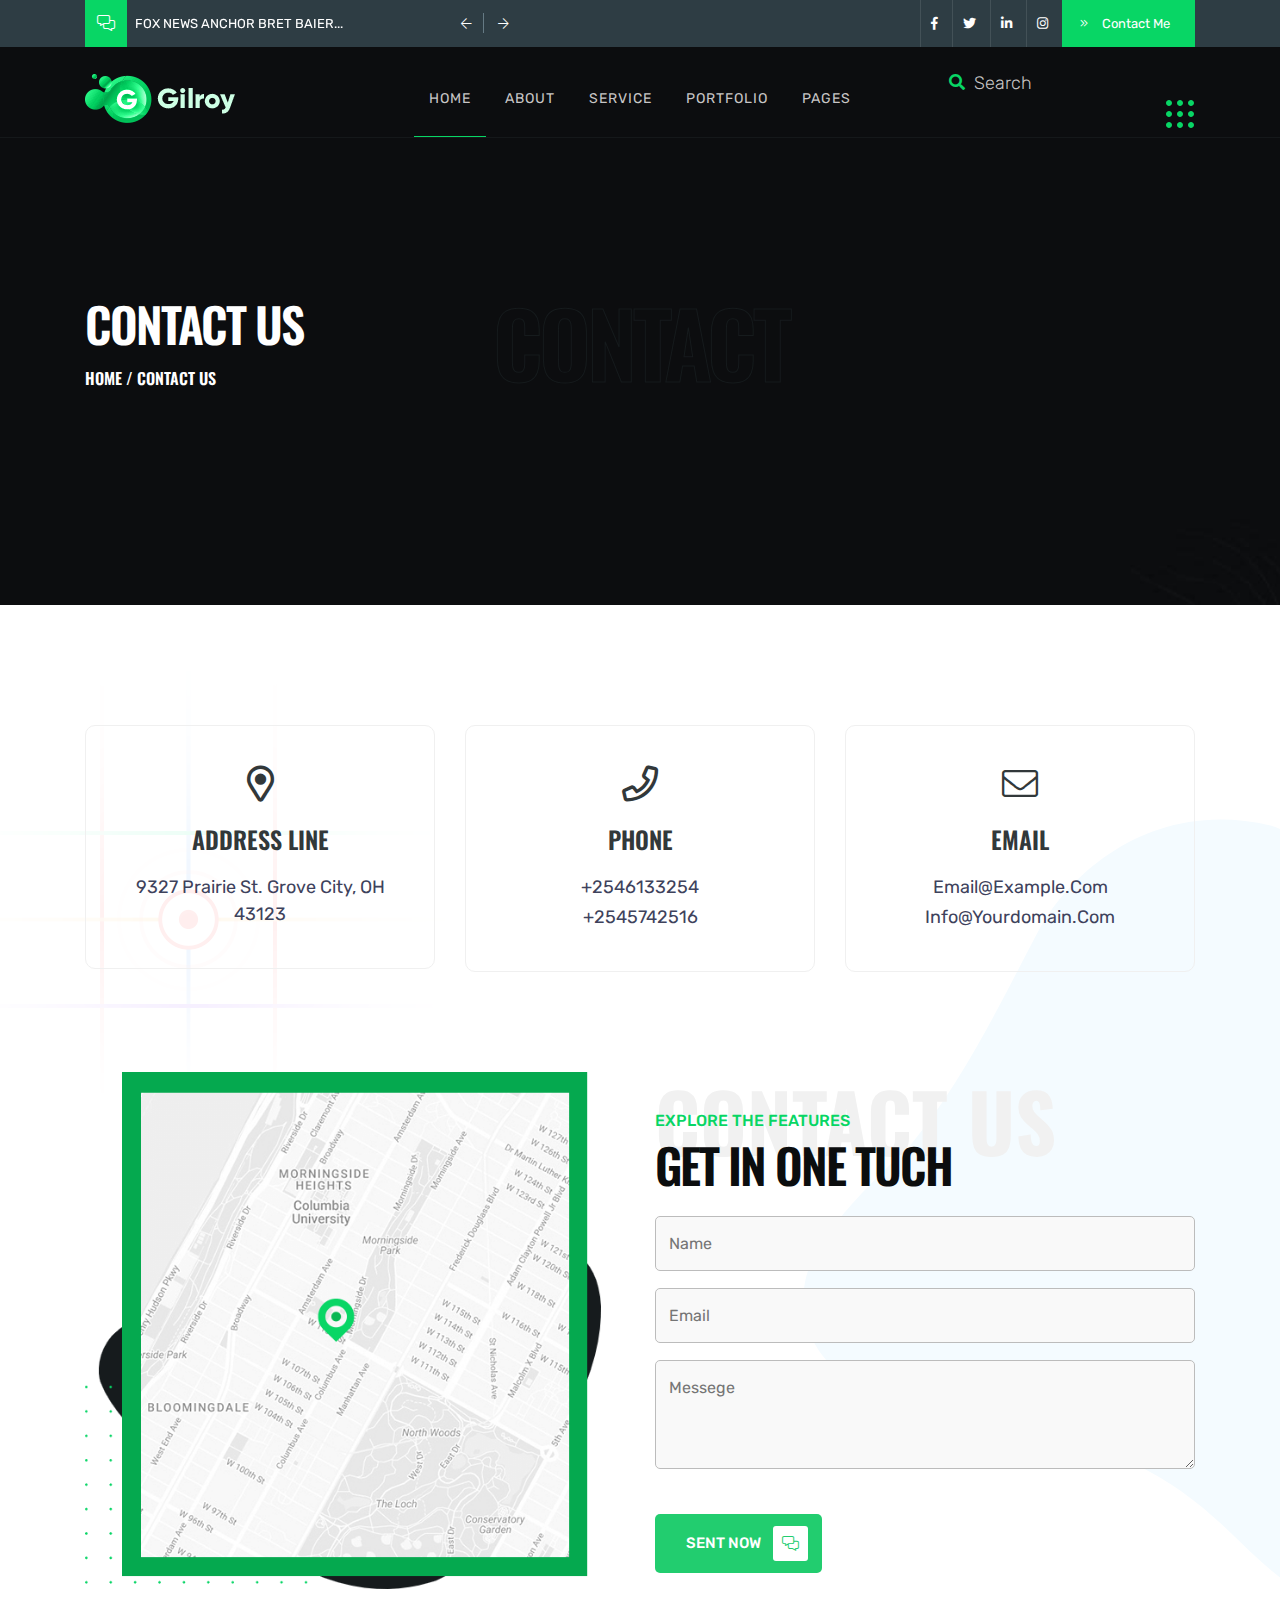
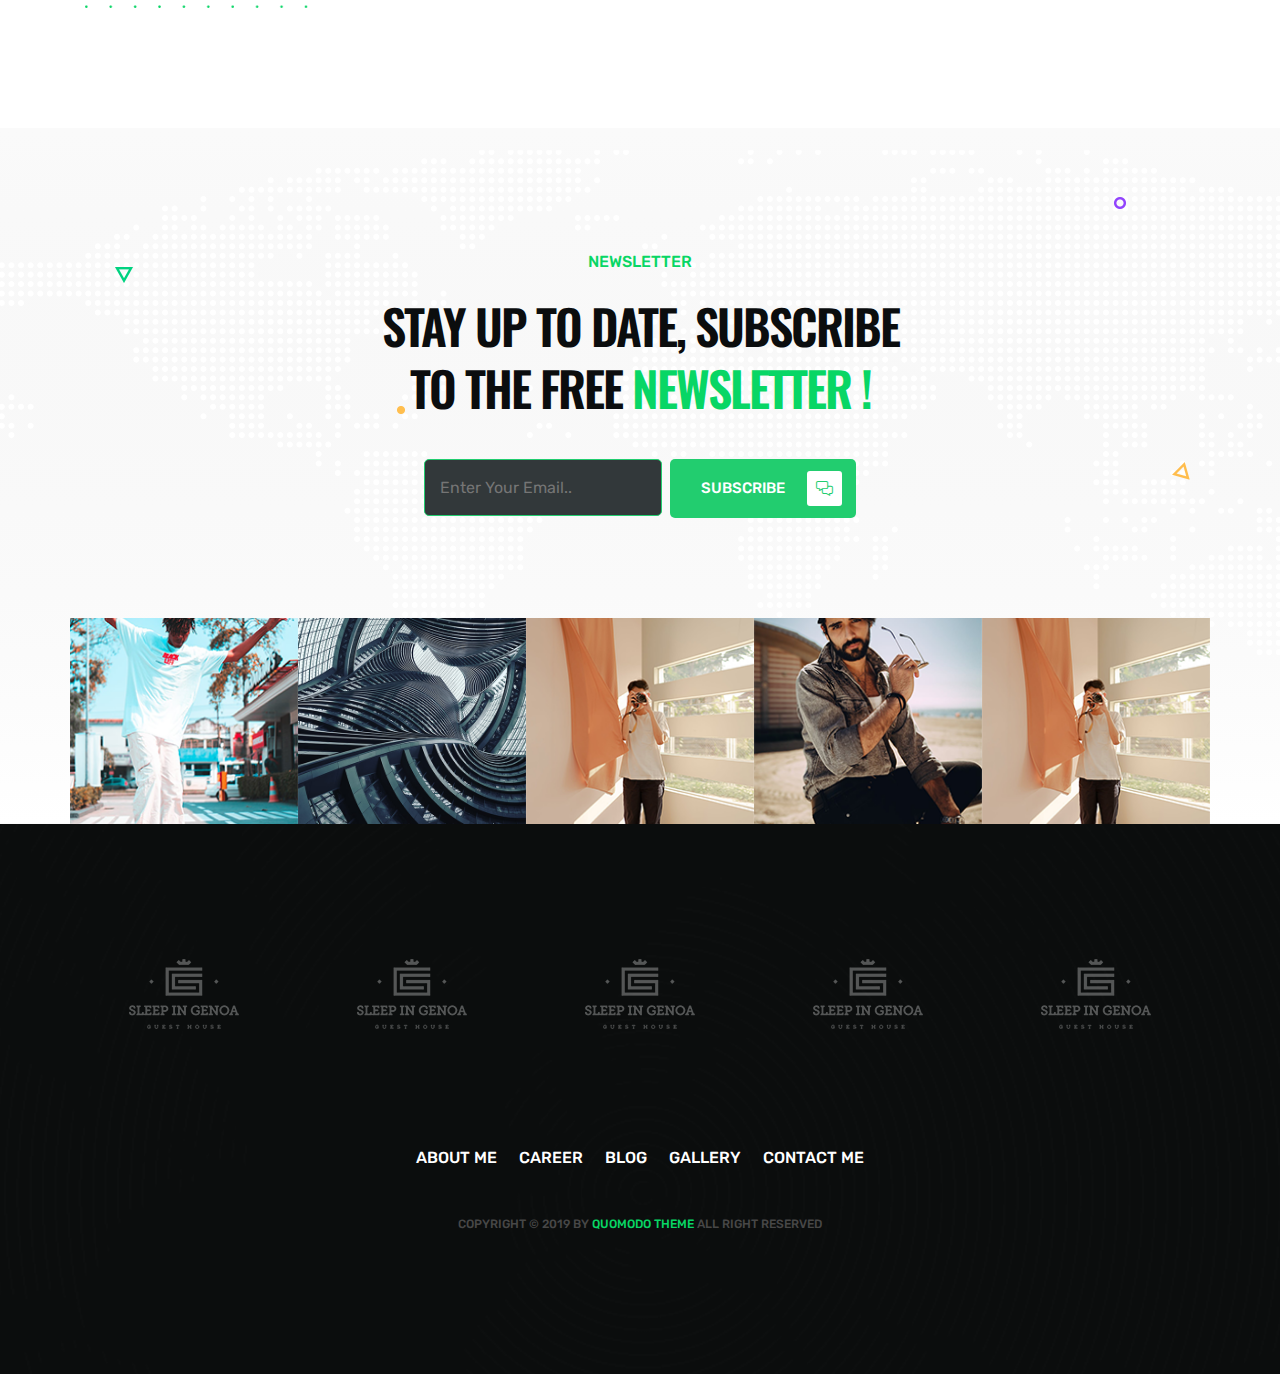
<file: default template/contact.html>
<!DOCTYPE html>
<html lang="en">
<!--HTML START-->


<head>
    <!--HEAD START-->
    <title>Contact Us</title>
    <!--::::: support meta :::::::-->
    <meta charset="utf-8">
    <meta name="viewport" content="width=device-width, initial-scale=1">

    <!--::::: ALL CSS CALLING :::::::-->
    <link rel="stylesheet" href="assets/css/plugins/animate.min.css">
    <link rel="stylesheet" href="assets/css/plugins/bootstrap.min.css">
    <link rel="stylesheet" href="assets/css/plugins/fontawesome.css">
    <link rel="stylesheet" href="assets/css/plugins/modal-video.min.css">
    <link rel="stylesheet" href="assets/css/plugins/stellarnav.css">
    <link rel="stylesheet" href="assets/css/plugins/owl.carousel.css">
    <link rel="stylesheet" href="assets/css/typography.css">
    <link rel="stylesheet" href="assets/css/theme.css">
    <link rel="stylesheet" href="assets/css/inner.css">
    <link rel="stylesheet" href="assets/css/button.css">
    <link rel="stylesheet" href="assets/css/responsive.css">

</head><!--HEADE END-->

<body><!--BODY START-->

    <!--PLACEHOLDER AREA START-->
    <div class="preloader">
        <div class="lds-dual-ring"></div>
    </div>
    <!--PLACEHOLDER AREA END-->

    <div class="site site-white"> <!--::::: SITE AREA START :::::::-->

         <!--::::: BANNER AREA START :::::::-->
        <div class="header-banner-area">
            <div class="container">
                <div class="row">
                    <div class=" col-md-5 align-self-center">
                        <div class="banner-comments">
                            <div class="banner-icon">
                                <i class="fal fa-comments-alt"></i>
                            </div>
                            <div class="banner-carousel owl-carousel">
                                <div class="banner-single-carousel">
                                    <p>Fox News Anchor Bret Baier...</p>
                                </div>
                                <div class="banner-single-carousel">
                                    <p>Elementor Is Great WordPress...</p>
                                </div>
                            </div>
                        </div>
                    </div>
                    <div class="col-md-7 text-right align-self-center">
                        <div class="banner-social-wrap">
                            <div class="banner-social">
                                <ul>
                                    <li><a href="#"><i class="fab fa-facebook-f"></i></a></li>
                                    <li><a href="#"><i class="fab fa-twitter"></i></a></li>
                                    <li><a href="#"><i class="fab fa-linkedin-in"></i></a></li>
                                    <li><a href="#"><i class="fab fa-instagram"></i></a></li>
                                </ul>
                            </div>
                            <div class="banner-contact">
                                <a href="#" class="contact-btn"><i class="fal fa-angle-double-right"></i> Contact Me</a>
                            </div>
                        </div>
                    </div>
                </div>
            </div>
        </div>
        <!--::::: BANNER AREA END :::::::-->

        <!--::::: HEADER AREA START :::::::-->
            <div class="header-area header-main" id="header">
                <!--scroll to up btn-->
                <a href="#home" class="up-btn"><i class="fal fa-angle-up"></i></a>
                <div class="container">
                    <div class="row">
                        <div class="col-6 col-lg-3 align-self-center">
                            <a href="index.html" class="logo"><img src="assets/img/logo/logo.svg" alt=""></a>
                        </div>
                        <div class="col-6 text-center align-self-center">
                            <div class="main-menu">
                                <div class="stellarnav">
                                    <ul class="navbarmneuclass">
                                        <li class="current"><a href="#home">Home</a>
                                            <ul>
                                                <li><a href="index.html">Home Page 1</a></li>
                                                <li><a href="index1.html">Home Page 2</a></li>
                                            </ul>
                                        </li>
                                        <li><a href="#about">About</a></li>
                                        <li><a href="#service">Service</a></li>
                                        <li><a href="#portfolio">Portfolio</a></li>
                                        <li><a href="#">Pages</a>
                                            <ul>
                                                <li><a href="about.html">About</a></li>
                                                <li><a href="portfolio.html">Portfolio</a></li>
                                                <li><a href="single-portfolio.html">Portfolio Details</a></li>
                                                <li><a href="blog.html">Blog</a></li>
                                                <li><a href="single-blog.html">Single Blog</a></li>
                                                <li><a href="contact.html">Contact Us</a></li>
                                            </ul>
                                        </li>
                                    </ul>
                                </div>
                            </div>
                        </div>
                        <div class="d-none d-lg-block col-lg-3 align-self-center text-right">
                            <div class="search-area">
                                <div class="search-box">
                                    <form action="#">
                                        <input type="search" placeholder="Search">
                                    </form>
                                    <div class="search-btn">
                                        <a href="#"><i class="fas fa-search"></i></a>
                                    </div>
                                </div>
                                <div class="grid-menu" id="grid-side">
                                    <img src="assets/img/icon/hamburger.svg" alt="">
                                </div>
                            </div>
                        </div>
                    </div>
                </div>
                <div class="slide-widgest-wrap" id="slide-widgest">
                    <div class="side-widgest" id="side-content">
                        <div class="side-close" id="close-btn">
                        <i class="fal fa-times"></i>
                    </div>
                        <div class="logo">
                            <a href="#"><img src="assets/img/logo/logo.svg" alt=""></a>
                        </div>
                        <div class="side-content">
                            <p>Lorem ipsum dolor sit amet, consectetur adipisicing elit. Sint ratione reprehenderit, error qui enim sit ex provident iure, dolor, nulla eaque delectus, repudiandae commodi. Velit assumenda odit quisquam at, error suscipit unde, necessitatibus ipsum ratione excepturi ducimus labore, totam dolorem.</p>
                        </div>
                        <div class="side-social">
                            <ul>
                                <li><a href="#"><i class="fab fa-facebook-f"></i></a></li>
                                <li><a href="#"><i class="fab fa-twitter"></i></a></li>
                                <li><a href="#"><i class="fab fa-linkedin-in"></i></a></li>
                                <li><a href="#"><i class="fab fa-instagram"></i></a></li>
                            </ul>
                        </div>
                    </div>
                </div>
            </div>
            <!--::::: HEADER AREA END :::::::-->
        <!--:::::WELCOME ATRA START :::::::-->
        <div class="welcome-area-wrap" style="background: url(assets/img/bg/inner-header-bg.jpg);background-size: cover;background-position: center;" id="home">

            <!--::::: WELCOME CAROUSEL START :::::::-->
                <div class="welcome-area inner">
                    <div class="container">
                        <div class="row">
                            <div class="col-lg-4">
                                <div class="inner-wlc">
                                    <h2>Contact Us</h2>
                                    <h3><a href="index.html">home</a>&nbsp;/&nbsp;Contact Us</h3>
                                </div>
                            </div>
                            <div class="col-lg-4 text-center">
                                <div class="inner-filltext">
                                    <h1>Contact</h1>
                                </div>
                            </div>
                        </div>
                    </div>
                </div>
            <!--::::: WELCOME CAROUSEL END:::::::-->
        </div>
        <!--:::::WELCOME AREA END :::::::-->


        <!--:::::CONTACT AREA START :::::::-->
        <div class="contact-page-area inner-bg-shpes section-padding">
            <div class="container">
                <div class="row justify-content-center">
                    <div class="col-lg-4 text-center">
                        <div class="contact__card">
                            <div class="contact__card__icon">
                                <i class="far fa-map-marker-alt"></i>
                            </div>
                            <h4>Address Line</h4>
                            <ul>
                                <li><a href="#">9327 Prairie St. Grove City, OH 43123</a></li>
                            </ul>
                        </div>
                    </div>
                    <div class="col-lg-4 text-center">
                        <div class="contact__card">
                            <div class="contact__card__icon">
                                <i class="far fa-phone"></i>
                            </div>
                            <h4>Phone</h4>
                            <ul>
                                <li><a href="phoneto:+2546133254">+2546133254</a></li>
                                <li><a href="phoneto:+2545742516">+2545742516</a></li>
                                
                            </ul>
                        </div>
                    </div>
                    <div class="col-lg-4 text-center">
                        <div class="contact__card">
                            <div class="contact__card__icon">
                                <i class="fal fa-envelope"></i>
                            </div>
                            <h4>Email</h4>
                            <ul>
                                <li><a href="mailto:email@example.com">email@example.com</a></li>
                                <li><a href="mailto:einfo@yourdomain.com">info@yourdomain.com</a></li>
                            </ul>
                        </div>
                    </div>
                </div>
                <div class="space-100"></div>
                <div class="row">
                    <div class="col-lg-6 align-self-center">
                        <div class="map mr-lg-4">
                            <img src="assets/img/contact/contact-map.png" alt="">
                        </div>
                    </div>
                    <div class="col-lg-6 align-self-center">
                        <div class="primery-heading">
                            <strong class="filltext">Contact Us</strong>
                            <small>EXPLORE THE FEATURES</small>
                            <h2>Get In one tuch</h2>
                        </div>
                        <div class="space-20"></div>
                        <div class="contact-form">
                            <form action="#">
                                <input type="text" placeholder="Name">
                                <input type="email" placeholder="Email">
                                <textarea name="messege" id="messege" cols="30" rows="3" placeholder="Messege"></textarea>
                            </form>
                            <div class="space-20"></div>
                            <a href="#" class="subscribe-btn">sent now <i class="fal fa-comments-alt"></i></a>
                        </div>
                    </div>
                </div>
            </div>
            <img src="assets/img/bg/service-bg.svg" alt="" class="inner-shape1">
            <img src="assets/img/bg/inner-bg1.svg" alt="" class="inner-shape2">
        </div>
        <!--:::::CONTACT AREA END :::::::-->

        <!--:::::CALL TO ACTION AREA START :::::::-->
        <div class="cta-area padding-top cta-primery" style="background-image: url(assets/img/bg/world-map.svg);background-position: center;background-size: cover;background-repeat: no-repeat;" id="contact">
            <div class="container">
                <div class="row">
                    <div class="col-lg-6 m-auto text-center">
                     <div class="primery-heading cta-heading">
                        <small>Newsletter</small>
                        <div class="space-20"></div>
                        <h2>Stay up to date, subscribe to the free <span>newsletter !</span></h2>
                    </div>
                    <div class="space-40"></div>
                    <div class="cta-form">
                        <form action="#">
                            <input type="email" placeholder="Enter Your Email..">
                            <a href="#" class="subscribe-btn">subscribe <i class="fal fa-comments-alt"></i></a>
                        </form>
                    </div>
                    </div>
                </div>
            </div>
            <div class="space-100"></div>

            <!--:::::SOCIAL AREA START :::::::-->
            <div class="social-area">
                <div class="container">
                    <div class="row">
                        <div class="col-lg">
                            <div class="single-social">
                                <div class="sinlge-social-hover" style="background: url(assets/img/social/social4.png);background-position: center;-webkit-background-size: cover;
                                background-size: cover;">
                                    <a href="#">
                                        <span class="single-social-icon">
                                           <i class="fab fa-linkedin-in"></i>
                                        </span>
                                        <p class="single-soicial-text">
                                             join our 
                                            instagram 
                                            community!
                                        </p>
                                    </a>
                                </div>
                            </div>
                        </div>
                        <div class="col-lg">
                            <div class="single-social">
                                <div class="sinlge-social-hover" style="background: url(assets/img/social/social1.png);background-position: center;-webkit-background-size: cover;
                                background-size: cover;">
                                    <a href="#">
                                        <span class="single-social-icon">
                                            <i class="fab fa-facebook-f"></i>
                                        </span>
                                        <p class="single-soicial-text">
                                             join our 
                                            instagram 
                                            community!
                                        </p>
                                    </a>
                                </div>
                            </div>
                        </div>
                        <div class="col-lg">
                            <div class="single-social">
                                <div class="sinlge-social-hover" style="background: url(assets/img/social/social2.png);background-position: center;-webkit-background-size: cover;
                                background-size: cover;">
                                    <a href="#">
                                        <span class="single-social-icon">
                                           <i class="fas fa-basketball-ball"></i>
                                        </span>
                                        <p class="single-soicial-text">
                                             join our 
                                            instagram 
                                            community!
                                        </p>
                                    </a>
                                </div>
                            </div>
                        </div>
                        <div class="col-lg">
                            <div class="single-social">
                                <div class="sinlge-social-hover" style="background: url(assets/img/social/social3.png);background-position: center;-webkit-background-size: cover;
                                background-size: cover;">
                                    <a href="#">
                                        <span class="single-social-icon">
                                            <i class="fab fa-twitter"></i>
                                        </span>
                                        <p class="single-soicial-text">
                                             join our 
                                            instagram 
                                            community!
                                        </p>
                                    </a>
                                </div>
                            </div>
                        </div>
                        <div class="col-lg">
                            <div class="single-social">
                                <div class="sinlge-social-hover" style="background: url(assets/img/social/social2.png);background-position: center;-webkit-background-size: cover;
                                background-size: cover;">
                                    <a href="#">
                                        <span class="single-social-icon">
                                            <i class="fab fa-instagram"></i>
                                        </span>
                                        <p class="single-soicial-text">
                                             join our 
                                            instagram 
                                            community!
                                        </p>
                                    </a>
                                </div>
                            </div>
                        </div>
                    </div>
                </div>
            </div>
            <!--:::::SOCIAL AREA END :::::::-->
            <img src="assets/img/icon/cta1.png" alt="" class="cta-shape cta-shap1">
            <img src="assets/img/icon/cta2.png" alt="" class="cta-shape cta-shap2">
            <img src="assets/img/icon/cta3.png" alt="" class="cta-shape cta-shap3">
            <img src="assets/img/icon/cta4.png" alt="" class="cta-shape cta-shap4">
            <img src="assets/img/icon/cta5.png" alt="" class="cta-shape cta-shap5">
        </div>
        <!--:::::CALL TO ACTION AREA END :::::::-->


        <!--:::::FOOTER AREA START :::::::-->
        <div class="footer-area section-padding" style="background-image: url(assets/img/bg/footer-bg.png);background-size: cover;background-position: center;background-repeat: no-repeat;">
             <!--:::::LOGO AREA START :::::::-->
        <div class="logo-carousel">
            <div class="container">
                <div class="row">
                    <div class="logos owl-carousel">
                        <div class="single-logo-table">
                            <div class="single-logo-table-cell">
                               <img src="assets/img/logo/1.svg" alt="">
                            </div>
                        </div>
                        <div class="single-logo-table">
                            <div class="single-logo-table-cell">
                                <img src="assets/img/logo/1.svg" alt="">
                            </div>
                        </div>
                        <div class="single-logo-table">
                            <div class="single-logo-table-cell">
                                <img src="assets/img/logo/1.svg" alt="">
                            </div>
                        </div>
                        <div class="single-logo-table">
                            <div class="single-logo-table-cell">
                                <img src="assets/img/logo/1.svg" alt="">
                            </div>
                        </div>
                        <div class="single-logo-table">
                            <div class="single-logo-table-cell">
                                <img src="assets/img/logo/1.svg" alt="">
                            </div>
                        </div>
                        <div class="single-logo-table">
                            <div class="single-logo-table-cell">
                                <img src="assets/img/logo/1.svg" alt="">
                            </div>
                        </div>
                    </div>
                </div>
            </div>
        </div>
        <div class="space-100"></div>
        <!--:::::LOGO AREA END :::::::-->
            <div class="container">
                <div class="row">
                    <div class="col-lg-6 m-auto text-center">
                        <div class="footer-menu">
                            <ul>
                                <li><a href="#">about me</a></li>
                                <li><a href="#">career</a></li>
                                <li><a href="#">blog</a></li>
                                <li><a href="#">gallery</a></li>
                                <li><a href="#">contact me</a></li>
                            </ul>
                        </div>
                        <div class="space-40"></div>
                        <div class="copyright">
                            <p>Copyright © 2019 by <span> Quomodo Theme</span> all right reserved</p>
                        </div>
                    </div>
                </div>
            </div>
        </div>
        <!--:::::FOOTER AREA END :::::::-->            
    </div> <!--:::::SITE AREA END :::::::-->



    <!--:::::ALL JS FILES :::::::-->
    <script src="assets/js/plugins/jQuery.2.1.0.min.js"></script>
    <script src="assets/js/plugins/bootstrap.min.js"></script>
    <script src="assets/js/plugins/jquery.nav.js"></script>
    <script src="assets/js/plugins/jquery.waypoints.min.js"></script>
    <script src="assets/js/plugins/jquery-modal-video.min.js"></script>
    <script src="assets/js/plugins/stellarnav.js"></script>
    <script src="assets/js/plugins/popper.min.js"></script>
    <script src="assets/js/plugins/owl.carousel.js"></script>
    <script src="assets/js/plugins/wow.min.js"></script>
    <script src="assets/js/plugins/appear.js"></script>
    <script src="assets/js/plugins/easypiechart.min.js"></script>
    <script src="assets/js/plugins/animatenumber.min.js"></script>
    <script src="assets/js/plugins/bars.js"></script>
    <script src="assets/js/plugins/circle-progress.js"></script>
    <script src="assets/js/plugins/jquery.hoverdir.js"></script>
    <script src="assets/js/plugins/isotop.v3.0.4.min.js"></script>
    <script src="assets/js/main.js"></script>

</body><!--BODY END-->
</html><!--HTML END-->
</file>
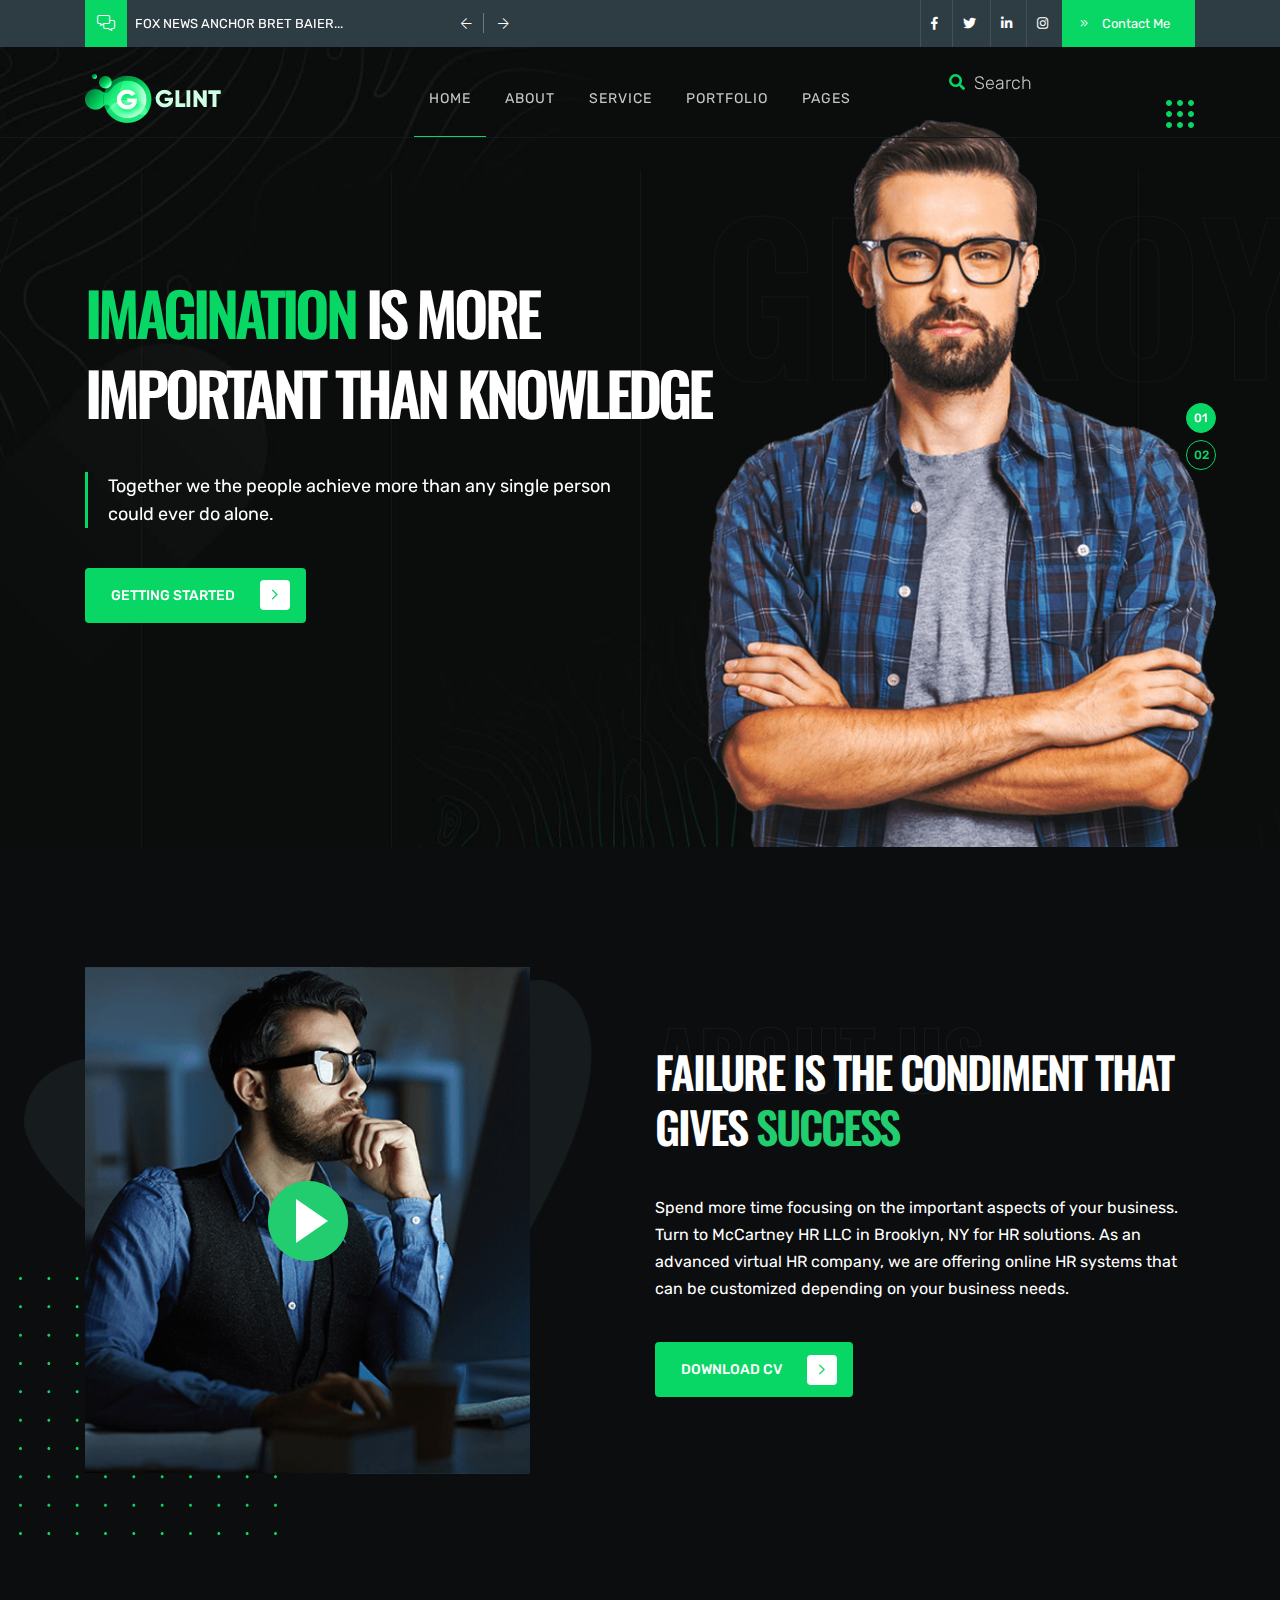
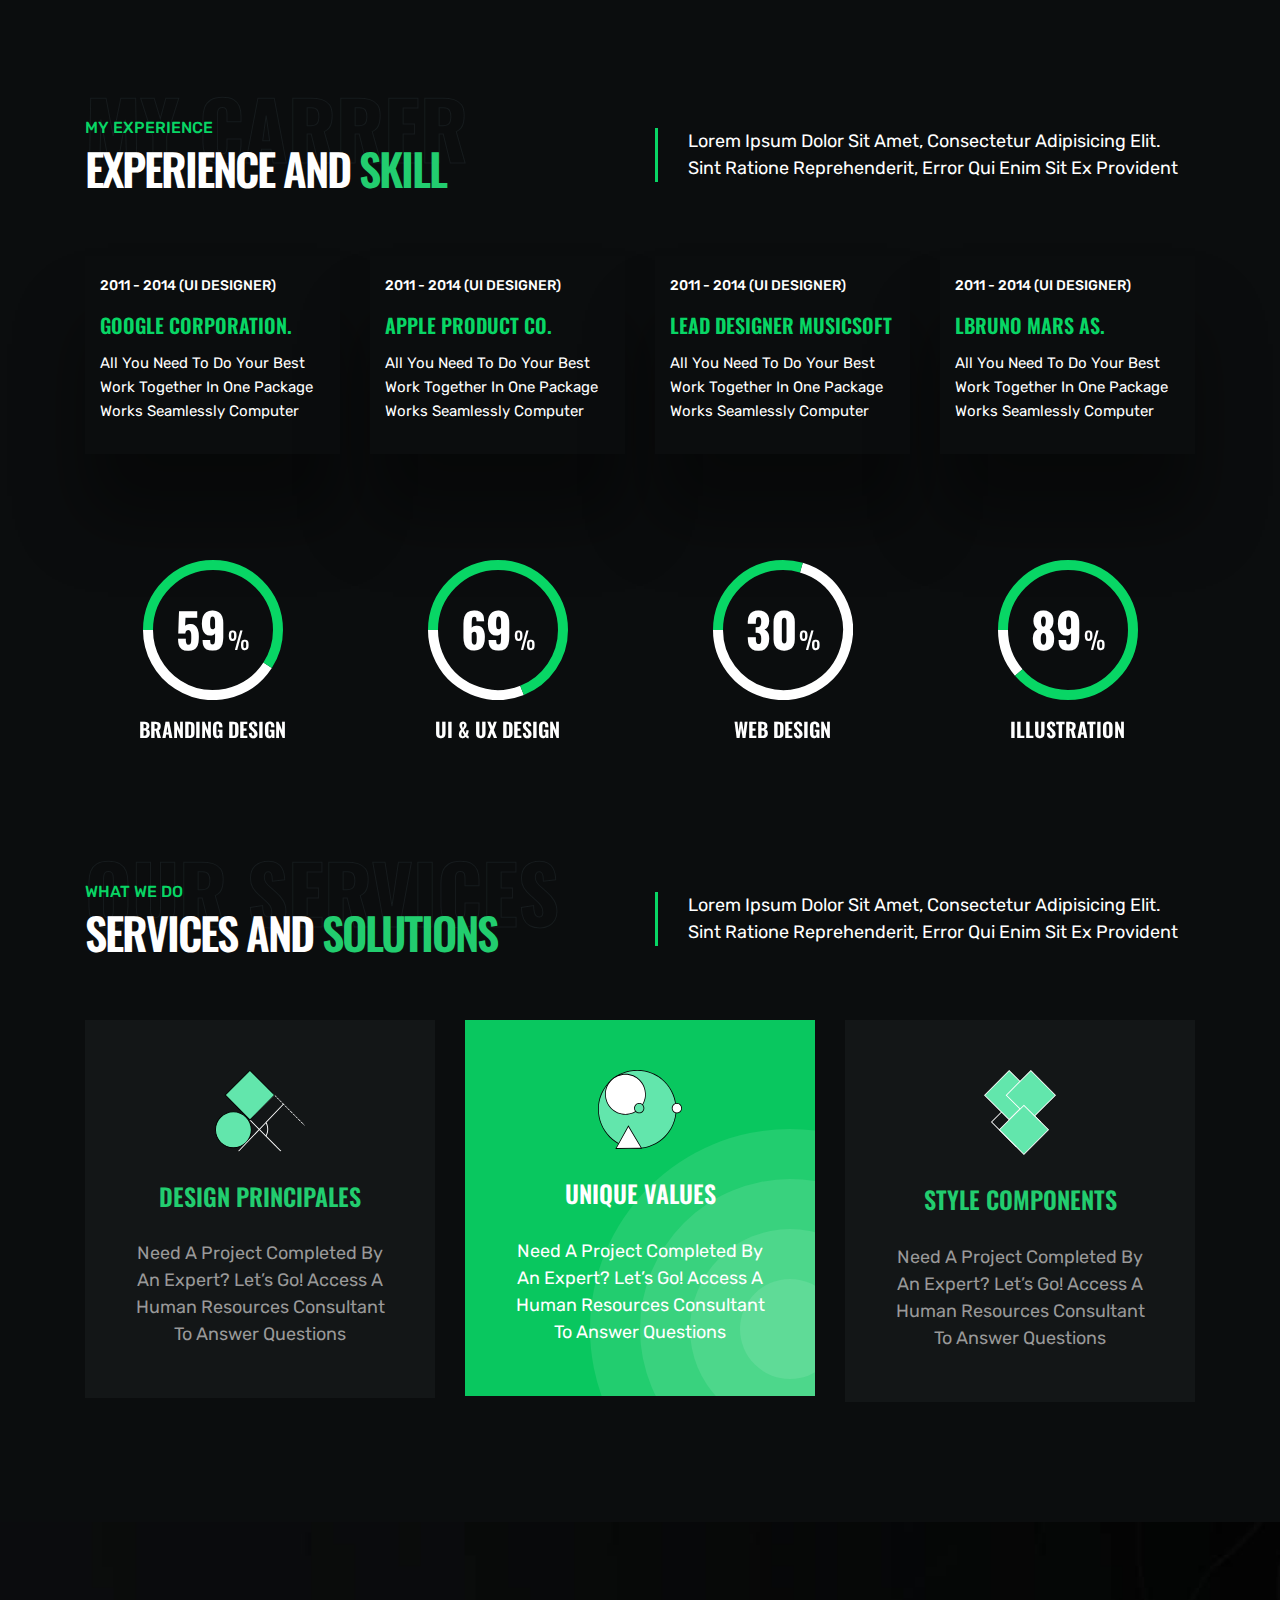
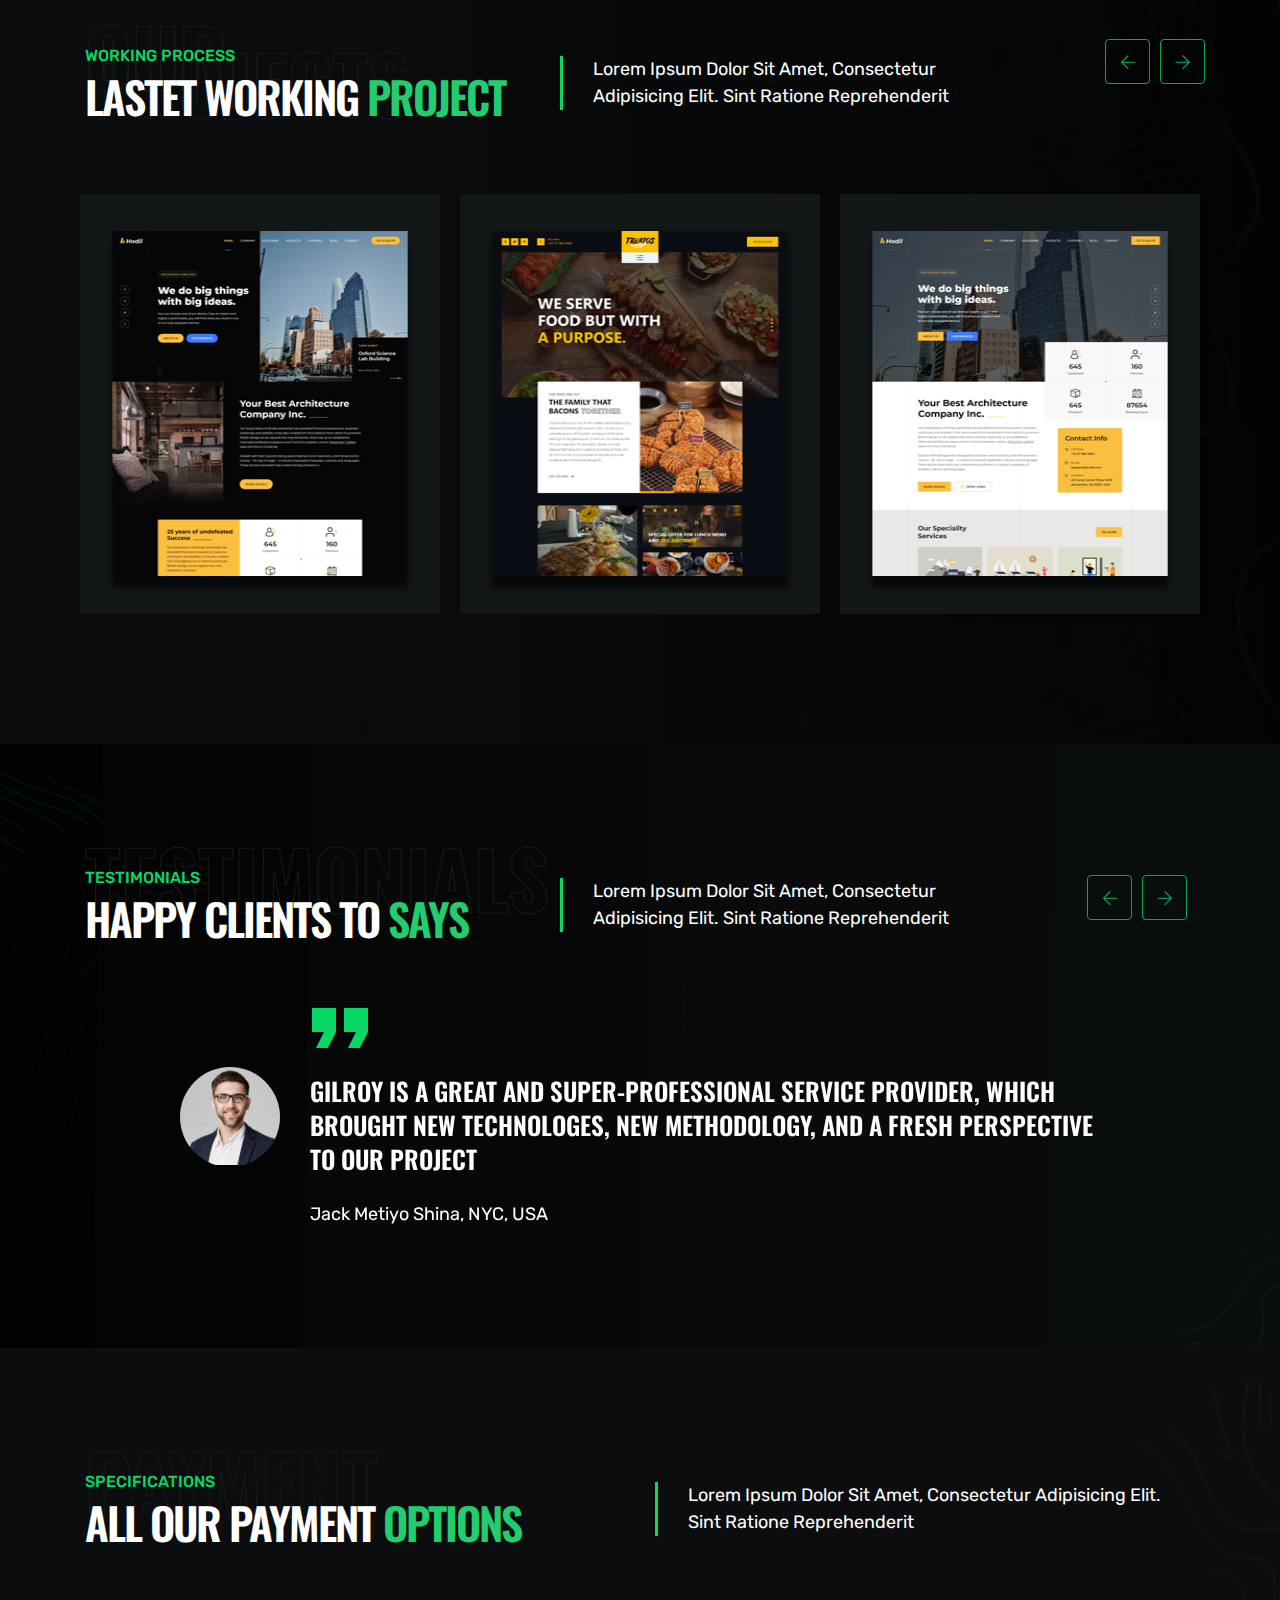
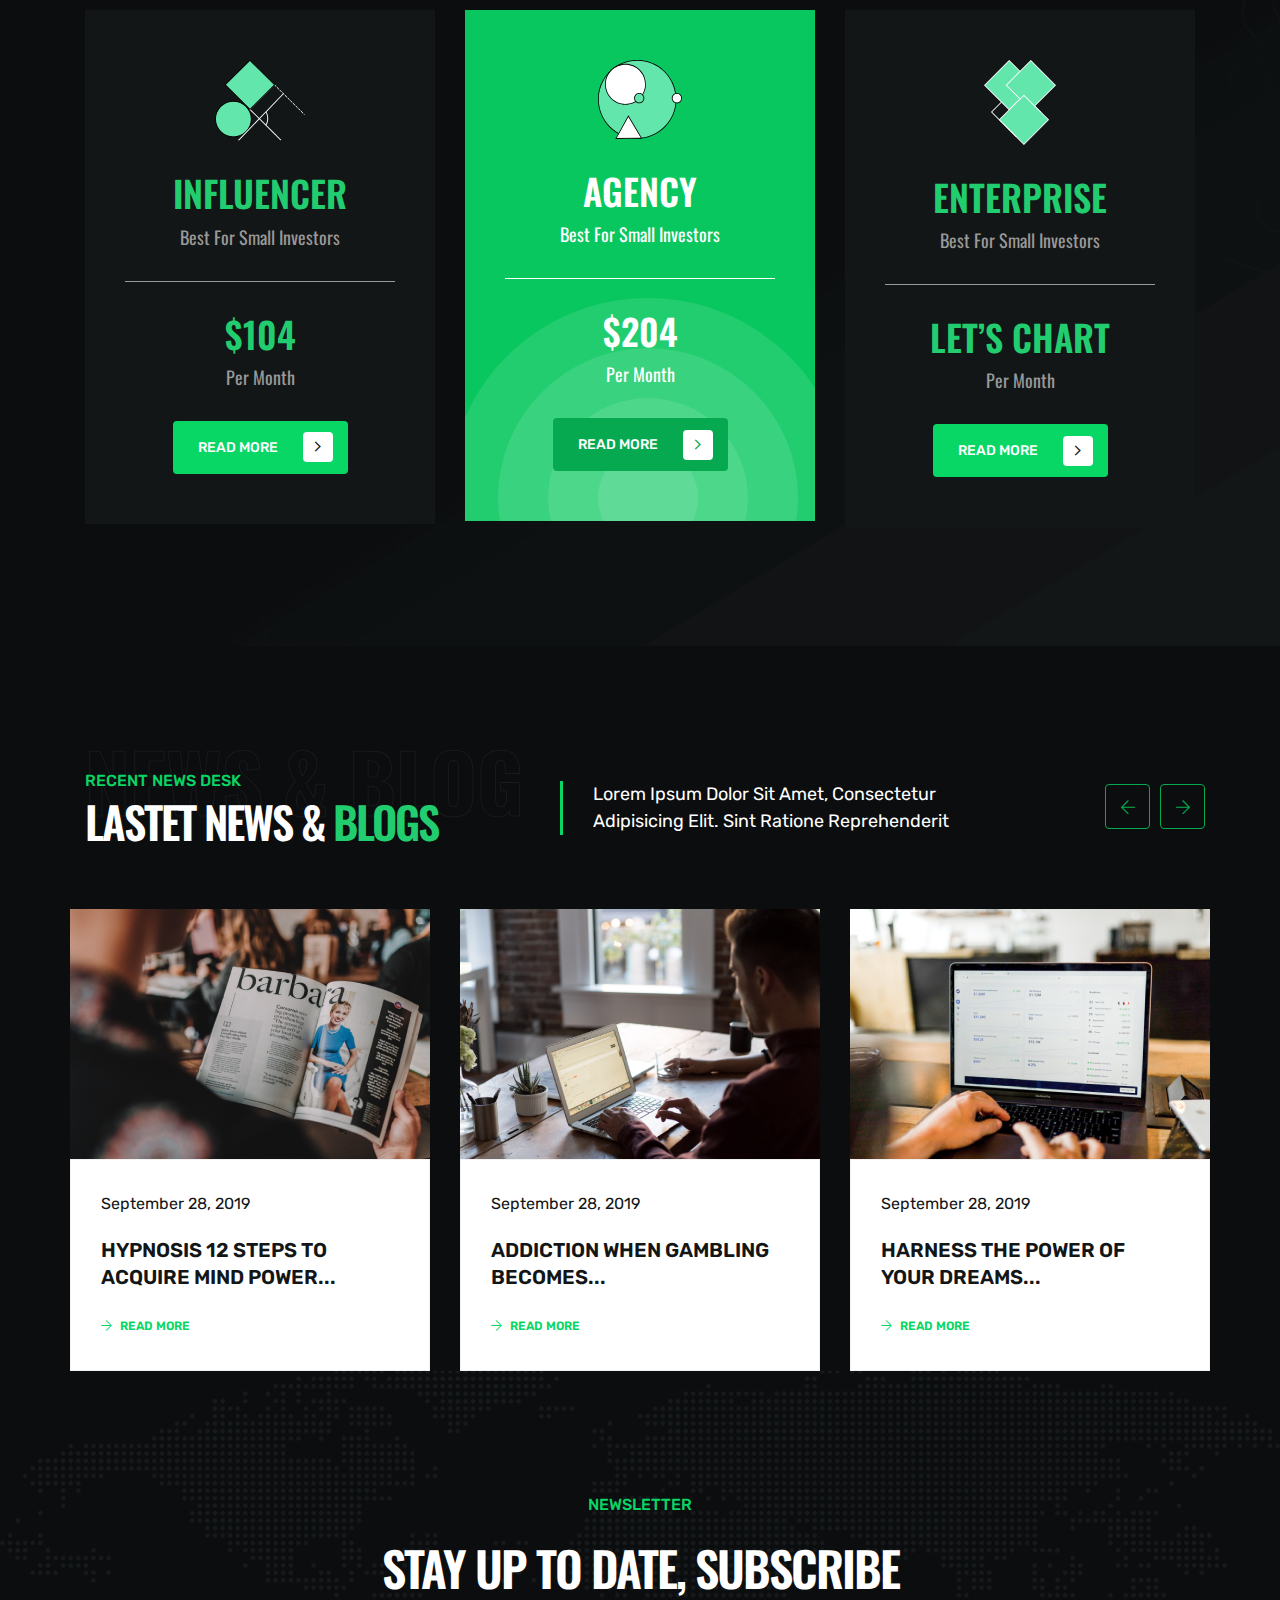
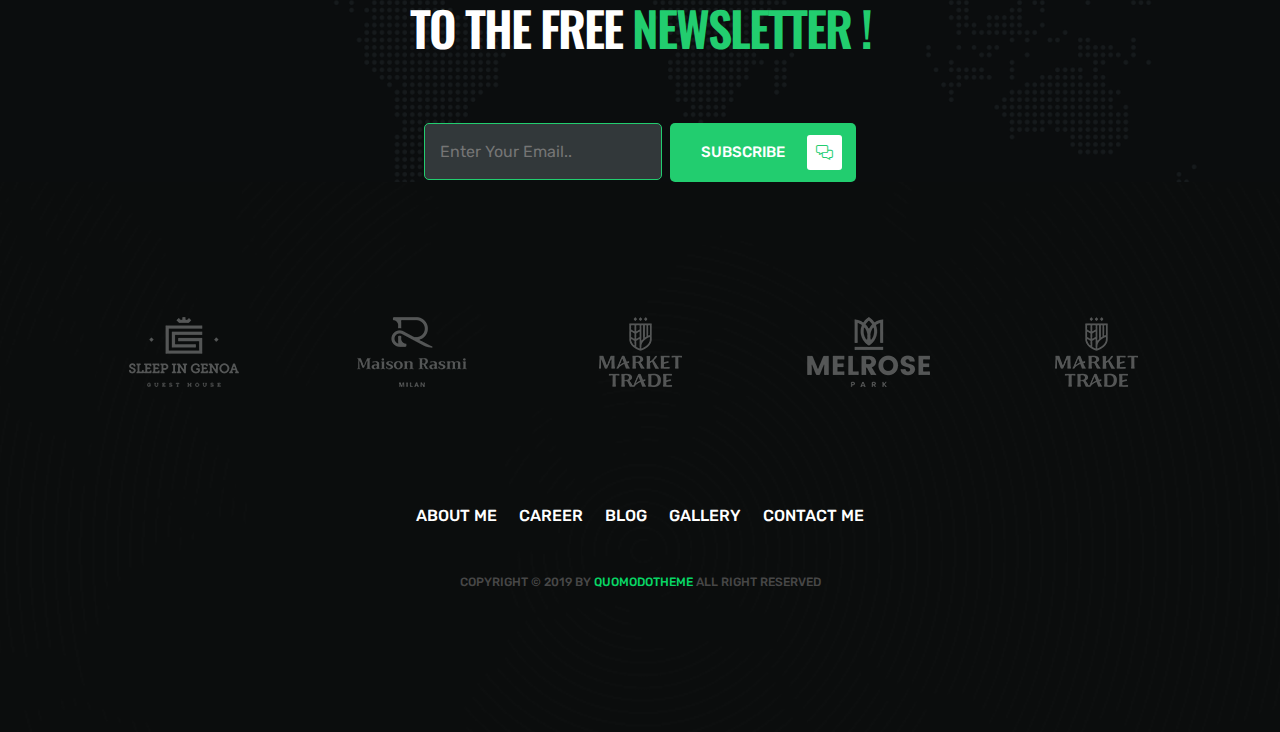
<file: default template/index04b9.html>
<!DOCTYPE html>
<html lang="en">
<!--HTML START-->



<head>
    <!--HEAD START-->
    <title>Glint</title>
    <!--::::: support meta :::::::-->
    <meta charset="utf-8">
    <meta name="viewport" content="width=device-width, initial-scale=1">
    
    <!--::::: ALL CSS CALLING :::::::-->
    <link rel="stylesheet" href="assets/css/plugins/animate.min.css">
    <link rel="stylesheet" href="assets/css/plugins/bootstrap.min.css">
    <link rel="stylesheet" href="assets/css/plugins/fontawesome.css">
    <link rel="stylesheet" href="assets/css/plugins/modal-video.min.css">
    <link rel="stylesheet" href="assets/css/plugins/stellarnav.css">
    <link rel="stylesheet" href="assets/css/plugins/owl.carousel.css">
    <link rel="stylesheet" href="assets/css/typography.css">
    <link rel="stylesheet" href="assets/css/theme.css">
    <link rel="stylesheet" href="assets/css/button.css">
    <link rel="stylesheet" href="assets/css/inner.css">
    <link rel="stylesheet" href="assets/css/responsive.css">

</head>
<!--HEADE END-->

<body><!--BODY START-->

    <!--PLACEHOLDER AREA START-->
    <div class="preloader">
        <div class="lds-dual-ring"></div>
    </div>
    <!--PLACEHOLDER AREA END-->

    <div class="site site-black"> <!--::::: SITE AREA START :::::::-->
          <!--::::: BANNER AREA START :::::::-->
        <div class="header-banner-area">
            <div class="container">
                <div class="row">
                    <div class=" col-md-5 align-self-center">
                        <div class="banner-comments">
                            <div class="banner-icon">
                                <i class="fal fa-comments-alt"></i>
                            </div>
                            <div class="banner-carousel owl-carousel">
                                <div class="banner-single-carousel">
                                    <p>Fox News Anchor Bret Baier...</p>
                                </div>
                                <div class="banner-single-carousel">
                                    <p>Elementor Is Great WordPress...</p>
                                </div>
                            </div>
                        </div>
                    </div>
                    <div class="col-md-7 text-right align-self-center">
                        <div class="banner-social-wrap">
                            <div class="banner-social">
                                <ul>
                                    <li><a href="#"><i class="fab fa-facebook-f"></i></a></li>
                                    <li><a href="#"><i class="fab fa-twitter"></i></a></li>
                                    <li><a href="#"><i class="fab fa-linkedin-in"></i></a></li>
                                    <li><a href="#"><i class="fab fa-instagram"></i></a></li>
                                </ul>
                            </div>
                            <div class="banner-contact">
                                <a href="#" class="contact-btn"><i class="fal fa-angle-double-right"></i> Contact Me</a>
                            </div>
                        </div>
                    </div>
                </div>
            </div>
        </div>
        <!--::::: BANNER AREA END :::::::-->

        <!--::::: HEADER AREA START :::::::-->
        <div class="header-area header-main" id="header">
            <!--scroll to up btn-->
            <a href="#" class="up-btn"><i class="fal fa-angle-up"></i></a>
            <div class="container">
                <div class="row">
                    <div class="col-6 col-lg-3 align-self-center">
                        <a href="index.html" class="logo"><img src="assets/img/logo/logo.png" alt=""></a>
                    </div>
                    <div class="col-6 text-center align-self-center">
                        <div class="main-menu">
                            <div class="stellarnav">
                                <ul class="navbarmneuclass">
                                    <li class="current"><a href="#">Home</a>
                                        <ul>
                                            <li><a href="index.html">Home Page 1</a></li>
                                            <li><a href="index1.html">Home Page 2</a></li>
                                        </ul>
                                    </li>
                                    <li><a href="#about">About</a></li>
                                    <li><a href="#service">Service</a></li>
                                    <li><a href="#portfolio">Portfolio</a></li>
                                    <li><a href="#">Pages</a>
                                        <ul>
                                            <li><a href="about.html">About</a></li>
                                            <li><a href="portfolio.html">Portfolio</a></li>
                                            <li><a href="single-portfolio.html">Portfolio Details</a></li>
                                            <li><a href="blog.html">Blog</a></li>
                                            <li><a href="single-blog.html">Single Blog</a></li>
                                            <li><a href="contact.html">Contact Us</a></li>
                                        </ul>
                                    </li>
                                </ul>
                            </div>
                        </div>
                    </div>
                    <div class="d-none d-lg-block col-lg-3 align-self-center text-right">
                        <div class="search-area">
                            <div class="search-box">
                                <form action="#">
                                    <input type="search" placeholder="Search">
                                </form>
                                <div class="search-btn">
                                    <a href="#"><i class="fas fa-search"></i></a>
                                </div>
                            </div>
                            <div class="grid-menu" id="grid-side">
                                <img src="assets/img/icon/hamburger.svg" alt="">
                            </div>
                        </div>
                    </div>
                </div>
            </div>
            <div class="slide-widgest-wrap" id="slide-widgest">
                <div class="side-widgest" id="side-content">
                    <div class="side-close" id="close-btn">
                    <i class="fal fa-times"></i>
                </div>
                    <div class="logo">
                        <a href="#"><img src="assets/img/logo/logo.png" alt=""></a>
                    </div>
                    <div class="side-content">
                        <p>Lorem ipsum dolor sit amet, consectetur adipisicing elit. Sint ratione reprehenderit, error qui enim sit ex provident iure, dolor, nulla eaque delectus, repudiandae commodi. Velit assumenda odit quisquam at, error suscipit unde, necessitatibus ipsum ratione excepturi ducimus labore, totam dolorem.</p>
                    </div>
                    <div class="side-social">
                        <ul>
                            <li><a href="#"><i class="fab fa-facebook-f"></i></a></li>
                            <li><a href="#"><i class="fab fa-twitter"></i></a></li>
                            <li><a href="#"><i class="fab fa-linkedin-in"></i></a></li>
                            <li><a href="#"><i class="fab fa-instagram"></i></a></li>
                        </ul>
                    </div>
                </div>
            </div>
        </div>
        <!--::::: HEADER AREA END :::::::-->
        
        <!--:::::WELCOME ATRA START :::::::-->
        <div class="welcome-area-wrap welcome__wrap1">
        
            <!--::::: WELCOME CAROUSEL START :::::::-->
            <div class="welcome-carousel owl-carousel">
                <div class="single-welcome-area home_1">
                    <div class="container">
                        <div class="row">
                            <div class="col-lg-7">
                                <div class="wlc-title white">
                                    <h1 class="fadeInDown animated"><span>imagination</span> is more important
                                    than knowledge</h1>
                                    <p class="fadeInDown animated">Together we the people achieve more than any single person <br>could ever do alone. </p>
                                   
                                    <a href="#" class="cbtn cbnt1 fadeInDown animated">Getting Started <i class="fal fa-angle-right"></i></a>
                                </div>
                            </div>
                        </div>
                    </div>
                    <div class="wlc-author-1">
                        <img src="assets/img/author/author1.png" alt="">
                        <h1 class="wlc-filltext">gilroy</h1>
                    </div>
                </div>
                <div class="single-welcome-area home_1">
                    <div class="container">
                        <div class="row">
                            <div class="col-lg-7">
                                <div class="wlc-title white">
                                    <h1 class="fadeInDown animated"><span>imagination</span> is more important
                                    than knowledge</h1>
                                    <p class="fadeInDown animated">Together we the people achieve more than any single person <br>could ever do alone. </p>
                                    <a href="#" class="cbtn cbnt1 fadeInDown animated">Getting Started <i class="fal fa-angle-right"></i></a>
                                </div>
                            </div>
                        </div>
                    </div>
                    <div class="wlc-author-1">
                        <img src="assets/img/author/author2.png" alt="">
                        <h1 class="wlc-filltext">gilroy</h1>
                    </div>
                </div>
            </div>
            <!--::::: WELCOME CAROUSEL END:::::::-->
        </div>
        <!--:::::WELCOME AREA END :::::::-->

        <!--:::::ABOUT AREA START :::::::-->
        <div class="about-area about-area1 section-padding" id="about">
            <div class="container">
                <div class="row">
                    <div class="col-lg-5 align-self-center">
                        <div class="about-shape">
                            <div class="about-img-section about-img-section1 text-center">
                                <a id="play-video" class="video-play-button" href="#" data-video-id="p_ph8Zx1Z9E"><span></span></a>
                                <div id="video-overlay" class="video-overlay">
                                  <a class="video-overlay-close"></a>
                                </div>
                            </div>
                        </div>
                    </div>
                    <div class="col-lg-6 offset-lg-1 align-self-center">
                        <div class="heading white">
                            <strong class="filltext">About us</strong>
                            <h2>Failure is the condiment
                            That Gives <span>Success</span></h2>
                            <p>Spend more time focusing on the important aspects of your business. Turn to McCartney HR LLC in Brooklyn, NY for HR solutions. As an advanced virtual HR company, we are offering online HR systems that can be customized depending on your business needs.</p>
                        <a href="#" class="cbtn cbnt1 fadeInDown animated">download cv <i class="fal fa-angle-right"></i></a>
                        </div>
                    </div>
                </div>
            </div>
        </div>
        <!--:::::ABOUT AREA END :::::::-->

        <!--:::::SKILL AREA START :::::::-->
        <div class="skill-area section-padding" id="portfolio">
            <div class="container">
                <div class="row">
                    <div class="col-lg-6 align-self-center">
                        <div class="heading white">
                            <strong class="filltext">my carrer</strong>
                            <small>MY EXPERIENCE</small>
                            <h2>Experience and <span>skill</span></h2>
                        </div>
                    </div>
                    <div class="col-lg-6 align-self-center">
                         <div class="info-content">
                            <p>Lorem ipsum dolor sit amet, consectetur adipisicing elit. Sint ratione reprehenderit, error qui enim sit ex provident </p>
                        </div>
                    </div>
                </div>
                <div class="space-60"></div>
                <div class="row">
                    <div class="col-sm-6 col-lg-3">
                        <div class="skill-box">
                            <small>2011 - 2014 (Ui designer)</small>
                            <h5>Google Corporation.</h5>
                            <p>All you need to do your best work together in one package works seamlessly computer</p>
                        </div>
                    </div>
                    <div class="col-sm-6 col-lg-3">
                        <div class="skill-box">
                            <small>2011 - 2014 (Ui designer)</small>
                            <h5>Apple Product Co.</h5>
                            <p>All you need to do your best work together in one package works seamlessly computer</p>
                        </div>
                    </div>
                    <div class="col-sm-6 col-lg-3">
                        <div class="skill-box">
                            <small>2011 - 2014 (Ui designer)</small>
                            <h5>lead designer musicsoft</h5>
                            <p>All you need to do your best work together in one package works seamlessly computer</p>
                        </div>
                    </div>
                    <div class="col-sm-6 col-lg-3">
                        <div class="skill-box">
                            <small>2011 - 2014 (Ui designer)</small>
                            <h5>lBruno Mars As.</h5>
                            <p>All you need to do your best work together in one package works seamlessly computer</p>
                        </div>
                    </div>
                </div>
            </div>
            <div class="space-100"></div>
            <!-- Start Technical Skills Section -->
            <div class="skill__circles">
                <div class="container">
                    <div class="row">
                        <div class="colsm6 col-lg-3 text-center">
                             <div class="circle1 circle" id="circle1">
                              <strong></strong>
                              <span>Branding Design</span>
                            </div>
                        </div>
                        <div class="colsm6 col-lg-3 text-center">
                             <div class="circle2 circle" id="circle2">
                              <strong></strong>
                              <span>UI & UX Design</span>
                            </div>
                        </div>
                        <div class="colsm6 col-lg-3 text-center">
                             <div class="circle3 circle" id="circle3">
                              <strong></strong>
                              <span>Web Design</span>
                            </div>
                        </div>
                        <div class="colsm6 col-lg-3 text-center">
                             <div class="circle4 circle" id="circle4">
                              <strong></strong>
                              <span>illustration</span>
                            </div>
                        </div>
                    </div>
                </div>
            </div>
        </div>
        <!--:::::SKILL AREA END :::::::-->

        <!--:::::SERVICE AREA START :::::::-->
        <div class="service-area padding-bottom" id="service">
            <div class="container">
                <div class="row">
                    <div class="col-lg-6 align-self-center">
                        <div class="heading white">
                            <strong class="filltext">our services</strong>
                            <small>WHAT WE DO</small>
                            <h2>Services and<span> Solutions</span></h2>
                        </div>
                    </div>
                    <div class="col-lg-6 align-self-center">
                         <div class="info-content">
                            <p>Lorem ipsum dolor sit amet, consectetur adipisicing elit. Sint ratione reprehenderit, error qui enim sit ex provident </p>
                        </div>
                    </div>
                </div>
                <div class="space-60"></div>
                <div class="row">
                    <div class="col-lg-4">
                        <div class="single-service">
                            <div class="service-icon">
                                <img src="assets/img/icon/service1.svg" alt="">
                            </div>
                            <div class="service-text">
                                <h4>design principales</h4>
                                <p>Need a project completed by an expert? Let’s go! Access a Human Resources Consultant to answer questions</p>
                            </div>
                            <div class="circles-wrap">
                                <div class="circles">
                                    <span class="circle circle-1"></span>
                                    <span class="circle circle-2"></span>
                                    <span class="circle circle-3"></span>
                                    <span class="circle circle-4"></span>
                                </div>
                            </div>
                        </div>
                    </div>
                    <div class="col-lg-4">
                        <div class="single-service active">
                            <div class="service-icon">
                                <img src="assets/img/icon/service2.svg" alt="">
                            </div>
                            <div class="service-text">
                                <h4>Unique Values</h4>
                                <p>Need a project completed by an expert? Let’s go! Access a Human Resources Consultant to answer questions</p>
                            </div>
                            <div class="circles-wrap">
                                <div class="circles">
                                    <span class="circle circle-1"></span>
                                    <span class="circle circle-2"></span>
                                    <span class="circle circle-3"></span>
                                    <span class="circle circle-4"></span>
                                </div>
                            </div>
                        </div>
                    </div>
                    <div class="col-lg-4">
                        <div class="single-service">
                            <div class="service-icon">
                                <img src="assets/img/icon/service3.svg" alt="">
                            </div>
                            <div class="service-text">
                                <h4>Style Components</h4>
                                <p>Need a project completed by an expert? Let’s go! Access a Human Resources Consultant to answer questions</p>
                            </div>
                            <div class="circles-wrap">
                                <div class="circles">
                                    <span class="circle circle-1"></span>
                                    <span class="circle circle-2"></span>
                                    <span class="circle circle-3"></span>
                                    <span class="circle circle-4"></span>
                                </div>
                            </div>
                        </div>
                    </div>
                </div>
            </div>
        </div>
        <!--:::::SERVICE AREA END :::::::-->

        <!--:::::PROJECT AREA START :::::::-->
        <div class="project-area section-padding" >
            <div class="container">
                <div class="row">
                    <div class="col-lg-5 align-self-center">
                        <div class="heading white">
                            <strong class="filltext">our projects</strong>
                            <small>WORKING PROCESS</small>
                            <h2>lastet working <span>project</span></h2>
                        </div>
                    </div>
                    <div class="col-lg-5 align-self-center">
                         <div class="info-content">
                            <p>Lorem ipsum dolor sit amet, consectetur adipisicing elit. Sint ratione reprehenderit </p>
                        </div>
                    </div>
                </div>
                <div class="space-60"></div>
                <div class="row">
                    <ul id="da-thumbs" class="da-thumbs portfolio-carousel owl-carousel">
                        <li>
                            <a href="portfolio.html">
                                <img src="assets/img/project/project1.png" alt="">
                                <div><span>Menu by Simon Jensen</span></div>
                            </a>
                        </li>
                        <li>
                            <a href="portfolio.html">
                                <img src="assets/img/project/project2.png" alt="">
                                <div><span>Menu by Simon Jensen</span></div>
                            </a>
                        </li>
                        <li>
                            <a href="portfolio.html">
                                <img src="assets/img/project/project3.png" alt="">
                                <div><span>Menu by Simon Jensen</span></div>
                            </a>
                        </li>
                        <li>
                            <a href="portfolio.html">
                                <img src="assets/img/project/project4.png" alt="">
                                <div>
                                    <span>Menu by Simon Jensen</span>
                                </div>
                            </a>
                        </li>
                        <li>
                            <a href="portfolio.html">
                                <img src="assets/img/project/project2.png" alt="">
                                <div>
                                    <span>Menu by Simon Jensen</span>
                                </div>
                            </a>
                        </li>
                    </ul>
                </div>
            </div>
        </div>
        <!--:::::PROJECT AREA END :::::::-->

        <!--:::::TESTIMONIALS AREA START :::::::-->
        <div class="testimonials-area testimonials-area1 section-padding">
            <div class="container">
                <div class="row">
                    <div class="col-lg-5 align-self-center">
                        <div class="heading white">
                            <strong class="filltext">Testimonials</strong>
                            <small>Testimonials</small>
                            <h2>Happy Clients TO <span>says</span></h2>
                        </div>
                    </div>
                    <div class="col-lg-5 align-self-center">
                         <div class="info-content">
                            <p>Lorem ipsum dolor sit amet, consectetur adipisicing elit. Sint ratione reprehenderit </p>
                        </div>
                    </div>
                </div>
                <div class="space-60"></div>
                <div class="row">
                    <div class="col-lg-10 m-auto">
                        <div class="testimonials owl-carousel">
                            <div class="testimonial">
                                <div class="testimonial-img animated fadeInLeft">
                                    <img src="assets/img/author/testimonial1.jpg" alt="">
                                </div>
                                <div class="testimonial-text animated fadeInDown">
                                    <img src="assets/img/icon/quote.png" alt="">
                                    <h4>Gilroy is a great and super-professional service provider, which brought new technologes, new methodology, and a fresh perspective to our project</h4>
                                    <p>Jack Metiyo Shina, NYC, USA</p>
                                </div>
                            </div>
                            <div class="testimonial">
                                <div class="testimonial-img">
                                    <img src="assets/img/author/testimonial1.jpg" alt="">
                                </div>
                                <div class="testimonial-text">
                                    <img src="assets/img/icon/quote.png" alt="">
                                    <h4>Gilroy is a great and super-professional service provider, which brought new technologes, new methodology, and a fresh perspective to our project</h4>
                                    <p>Jack Metiyo Shina, NYC, USA</p>
                                </div>
                            </div>
                            <div class="testimonial">
                                <div class="testimonial-img">
                                    <img src="assets/img/author/testimonial1.jpg" alt="">
                                </div>
                                <div class="testimonial-text">
                                    <img src="assets/img/icon/quote.png" alt="">
                                    <h4>Gilroy is a great and super-professional service provider, which brought new technologes, new methodology, and a fresh perspective to our project</h4>
                                    <p>Jack Metiyo Shina, NYC, USA</p>
                                </div>
                            </div>
                        </div>
                    </div>
                </div>
            </div>
        </div>
        <!--:::::TESTIMONIALS AREA END :::::::-->

         <!--:::::PRICING AREA START :::::::-->
        <div class="pricing-area pricing-area1 section-padding" id="price">
            <div class="container">
                <div class="row">
                    <div class="col-lg-6 align-self-center">
                        <div class="heading white">
                            <strong class="filltext">payment</strong>
                            <small>SPECIFICATIONS</small>
                            <h2>All OUR PAYMENT <span>options</span></h2>
                        </div>
                    </div>
                     <div class="col-lg-6 align-self-center">
                         <div class="info-content">
                            <p>Lorem ipsum dolor sit amet, consectetur adipisicing elit. Sint ratione reprehenderit </p>
                        </div>
                    </div>
                </div>
                <div class="space-60"></div>
                <div class="row">
                    <div class="col-lg-4">
                        <div class="single-service">
                            <div class="service-icon">
                                <img src="assets/img/icon/service1.svg" alt="">
                            </div>
                            <div class="service-text">
                                <h3>Influencer</h3>
                                <h5>best for small investors</h5>
                            </div>
                            <div class="separator"></div>
                             <div class="service-text">
                                <h3>$104</h3>
                                <h5>Per month</h5>
                            </div>

                            <a href="#" class="cbtn pricing-btn">read more <i class="fal fa-angle-right"></i></a>
                            <div class="circles-wrap">
                                <div class="circles">
                                    <span class="circle circle-1"></span>
                                    <span class="circle circle-2"></span>
                                    <span class="circle circle-3"></span>
                                    <span class="circle circle-4"></span>
                                </div>
                            </div>
                        </div>
                        
                    </div>
                    <div class="col-lg-4">
                        <div class="single-service active">
                            <div class="service-icon">
                                <img src="assets/img/icon/service2.svg" alt="">
                            </div>
                            <div class="service-text">
                                <h3>AGENCY</h3>
                                <h5>best for small investors</h5>
                            </div>
                            <div class="separator"></div>
                             <div class="service-text">
                                <h3>$204</h3>
                                <h5>Per month</h5>
                            </div>
                            <a href="#" class="cbtn pricing-btn">read more <i class="fal fa-angle-right"></i></a>
                            <div class="circles-wrap">
                                <div class="circles">
                                    <span class="circle circle-1"></span>
                                    <span class="circle circle-2"></span>
                                    <span class="circle circle-3"></span>
                                    <span class="circle circle-4"></span>
                                </div>
                            </div>
                        </div>
                    </div>
                    <div class="col-lg-4">
                        <div class="single-service">
                            <div class="service-icon">
                                <img src="assets/img/icon/service3.svg" alt="">
                            </div>
                            <div class="service-text">
                                <h3>ENTERPRISE</h3>
                                <h5>best for small investors</h5>
                            </div>
                            <div class="separator"></div>
                             <div class="service-text">
                                <h3>Let’s chart</h3>
                                <h5>Per month</h5>
                            </div>
                            
                            <a href="#" class="cbtn pricing-btn">read more <i class="fal fa-angle-right"></i></a>
                            <div class="circles-wrap">
                                <div class="circles">
                                    <span class="circle circle-1"></span>
                                    <span class="circle circle-2"></span>
                                    <span class="circle circle-3"></span>
                                    <span class="circle circle-4"></span>
                                </div>
                            </div>
                        </div>
                    </div>
                </div>
            </div>
        </div> 
        <!--:::::PRICING AREA END :::::::-->

        <!--:::::BLOG AREA START :::::::-->
        <div class="blog-area padding-top" id="blog">
            <div class="container">
                <div class="row">
                    <div class="col-lg-5 align-self-center">
                        <div class="heading white">
                            <strong class="filltext">news & blog</strong>
                            <small>RECENT NEWS DESK</small>
                            <h2>lastet news & <span>blogs</span></h2>
                        </div>
                    </div>
                    <div class="col-lg-5 align-self-center">
                         <div class="info-content">
                            <p>Lorem ipsum dolor sit amet, consectetur adipisicing elit. Sint ratione reprehenderit </p>
                        </div>
                    </div>
                </div>
                <div class="space-60"></div> 
                <div class="row">
                    <div class="blogs owl-carousel">
                        <div class="single-blog">
                            <div class="single-blog-img">
                               <img src="assets/img/blog/team__1.png" alt="">
                            </div>
                            <div class="blog-description">
                                <p>September 28, 2019</p>
                                <a href="single-blog.html">Hypnosis 12 Steps To Acquire Mind Power...</a>
                                <a href="single-blog.html" class="readmore-btn"><i class="fal fa-arrow-right"></i> read more</a>
                            </div>
                           
                        </div>
                        <div class="single-blog">
                            <div class="single-blog-img">
                               <div class="single-blog-img">
                                   <img src="assets/img/blog/team__2.png" alt="">
                                </div>
                            </div>
                            <div class="blog-description">
                                <p>September 28, 2019</p>
                                <a href="single-blog.html">Addiction When Gambling Becomes...</a>
                                <a href="single-blog.html" class="readmore-btn"><i class="fal fa-arrow-right"></i> read more</a>
                            </div>
                           
                        </div>
                        <div class="single-blog">
                            <div class="single-blog-img">
                               <div class="single-blog-img">
                                   <img src="assets/img/blog/team__3.png" alt="">
                                </div>
                            </div>
                            <div class="blog-description">
                                <p>September 28, 2019</p>
                                <a href="single-blog.html">Harness The Power Of Your Dreams...</a>
                                <a href="single-blog.html" class="readmore-btn"><i class="fal fa-arrow-right"></i> read more</a>
                            </div>
                           
                        </div>
                        <div class="single-blog">
                            <div class="single-blog-img">
                               <div class="single-blog-img">
                                   <img src="assets/img/blog/team__4.png" alt="">
                                </div>
                            </div>
                            <div class="blog-description">
                                <p>September 28, 2019</p>
                                <a href="single-blog.html">Addiction When Gambling Becomes...</a>
                                <a href="single-blog.html" class="readmore-btn"><i class="fal fa-arrow-right"></i> read more</a>
                            </div>
                        </div>
                    </div>
                </div>
            </div>
        </div>
        <!--:::::BLOG AREA END :::::::-->


        <!--:::::CALL TO ACTION AREA START :::::::-->
        <div class="cta-area cta-area1 padding-top" id="contact">
            <div class="container">
                <div class="row">
                    <div class="col-lg-6 m-auto text-center">
                     <div class="heading cta-heading white">
                        <small>Newsletter</small>
                        <div class="space-20"></div>
                        <h2>Stay up to date, subscribe to the free <span>newsletter !</span></h2>
                    </div>
                    <div class="space-40"></div>
                    <div class="cta-form">
                        <form action="#">
                            <input type="email" placeholder="Enter Your Email..">
                            <a href="#" class="subscribe-btn">subscribe <i class="fal fa-comments-alt"></i></a>
                        </form>
                    </div>
                    </div>
                </div>
            </div>
        </div>
        <!--:::::CALL TO ACTION AREA END :::::::-->

        <!--:::::FOOTER AREA START :::::::-->
        <div class="footer-area footer-area1 section-padding">
             <!--:::::LOGO AREA START :::::::-->
        <div class="logo-carousel">
            <div class="container">
                <div class="row">
                    <div class="logos owl-carousel">
                        <div class="single-logo-table">
                            <div class="single-logo-table-cell">
                               <img src="assets/img/logo/1.svg" alt="">
                            </div>
                        </div>
                        <div class="single-logo-table">
                            <div class="single-logo-table-cell">
                                <img src="assets/img/logo/01.png" alt="">
                            </div>
                        </div>
                        <div class="single-logo-table">
                            <div class="single-logo-table-cell">
                                <img src="assets/img/logo/02.png" alt="">
                            </div>
                        </div>
                        <div class="single-logo-table">
                            <div class="single-logo-table-cell">
                                <img src="assets/img/logo/03.png" alt="">
                            </div>
                        </div>
                        <div class="single-logo-table">
                            <div class="single-logo-table-cell">
                                <img src="assets/img/logo/04.png" alt="">
                            </div>
                        </div>
                        <div class="single-logo-table">
                            <div class="single-logo-table-cell">
                                <img src="assets/img/logo/02.png" alt="">
                            </div>
                        </div>
                    </div>
                </div>
            </div>
        </div>
        <div class="space-100"></div>
        <!--:::::LOGO AREA END :::::::-->
            <div class="container">
                <div class="row">
                    <div class="col-lg-6 m-auto text-center">
                        <div class="footer-menu">
                            <ul>
                                <li><a href="#">about me</a></li>
                                <li><a href="#">career</a></li>
                                <li><a href="#">blog</a></li>
                                <li><a href="#">gallery</a></li>
                                <li><a href="#">contact me</a></li>
                            </ul>
                        </div>
                        <div class="space-40"></div>
                        <div class="copyright">
                            <p>Copyright © 2019 by <span> QuomodoTheme </span> all right reserved</p>
                        </div>
                    </div>
                </div>
            </div>
        </div>
        <!--:::::FOOTER AREA END :::::::-->
                          
    </div> <!--:::::sitea area end :::::::-->


    <!--:::::jquery 3.2.1 js :::::::-->
    <script src="assets/js/plugins/jQuery.2.1.0.min.js"></script>
    <script src="assets/js/plugins/bootstrap.min.js"></script>
    <script src="assets/js/plugins/jquery.nav.js"></script>
    <script src="assets/js/plugins/jquery.waypoints.min.js"></script>
    <script src="assets/js/plugins/jquery-modal-video.min.js"></script>
    <script src="assets/js/plugins/stellarnav.js"></script>
    <script src="assets/js/plugins/popper.min.js"></script>
    <script src="assets/js/plugins/owl.carousel.js"></script>
    <script src="assets/js/plugins/wow.min.js"></script>
    <script src="assets/js/plugins/easypiechart.min.js"></script>
    <script src="assets/js/plugins/animatenumber.min.js"></script>
    <script src="assets/js/plugins/circle-progress.js"></script>
    <script src="assets/js/plugins/bars.js"></script>
    <script src="assets/js/plugins/appear.js"></script>
    <script src="assets/js/plugins/jquery.hoverdir.js"></script>
    <script src="assets/js/plugins/isotop.v3.0.4.min.js"></script>
    <script src="assets/js/main.js"></script>


</body>
<!--body end-->



</html>
<!--html end-->
</file>
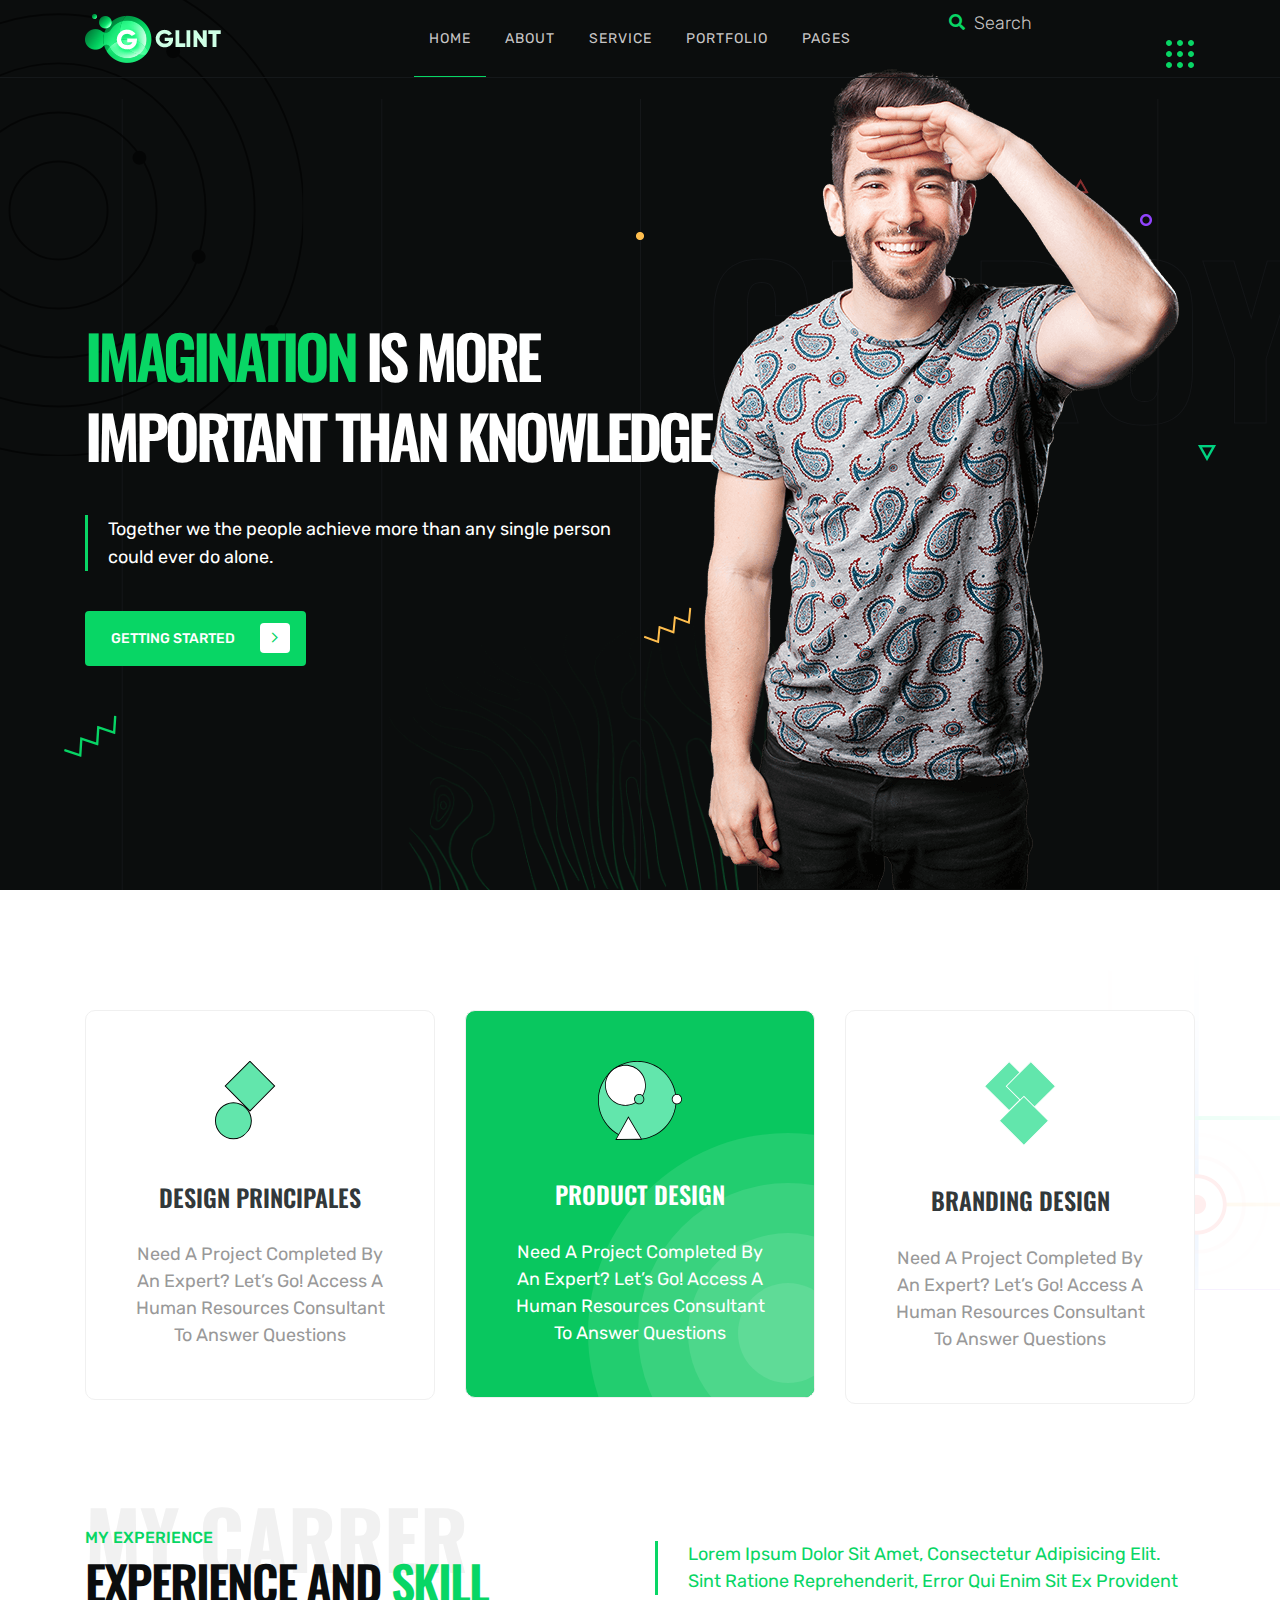
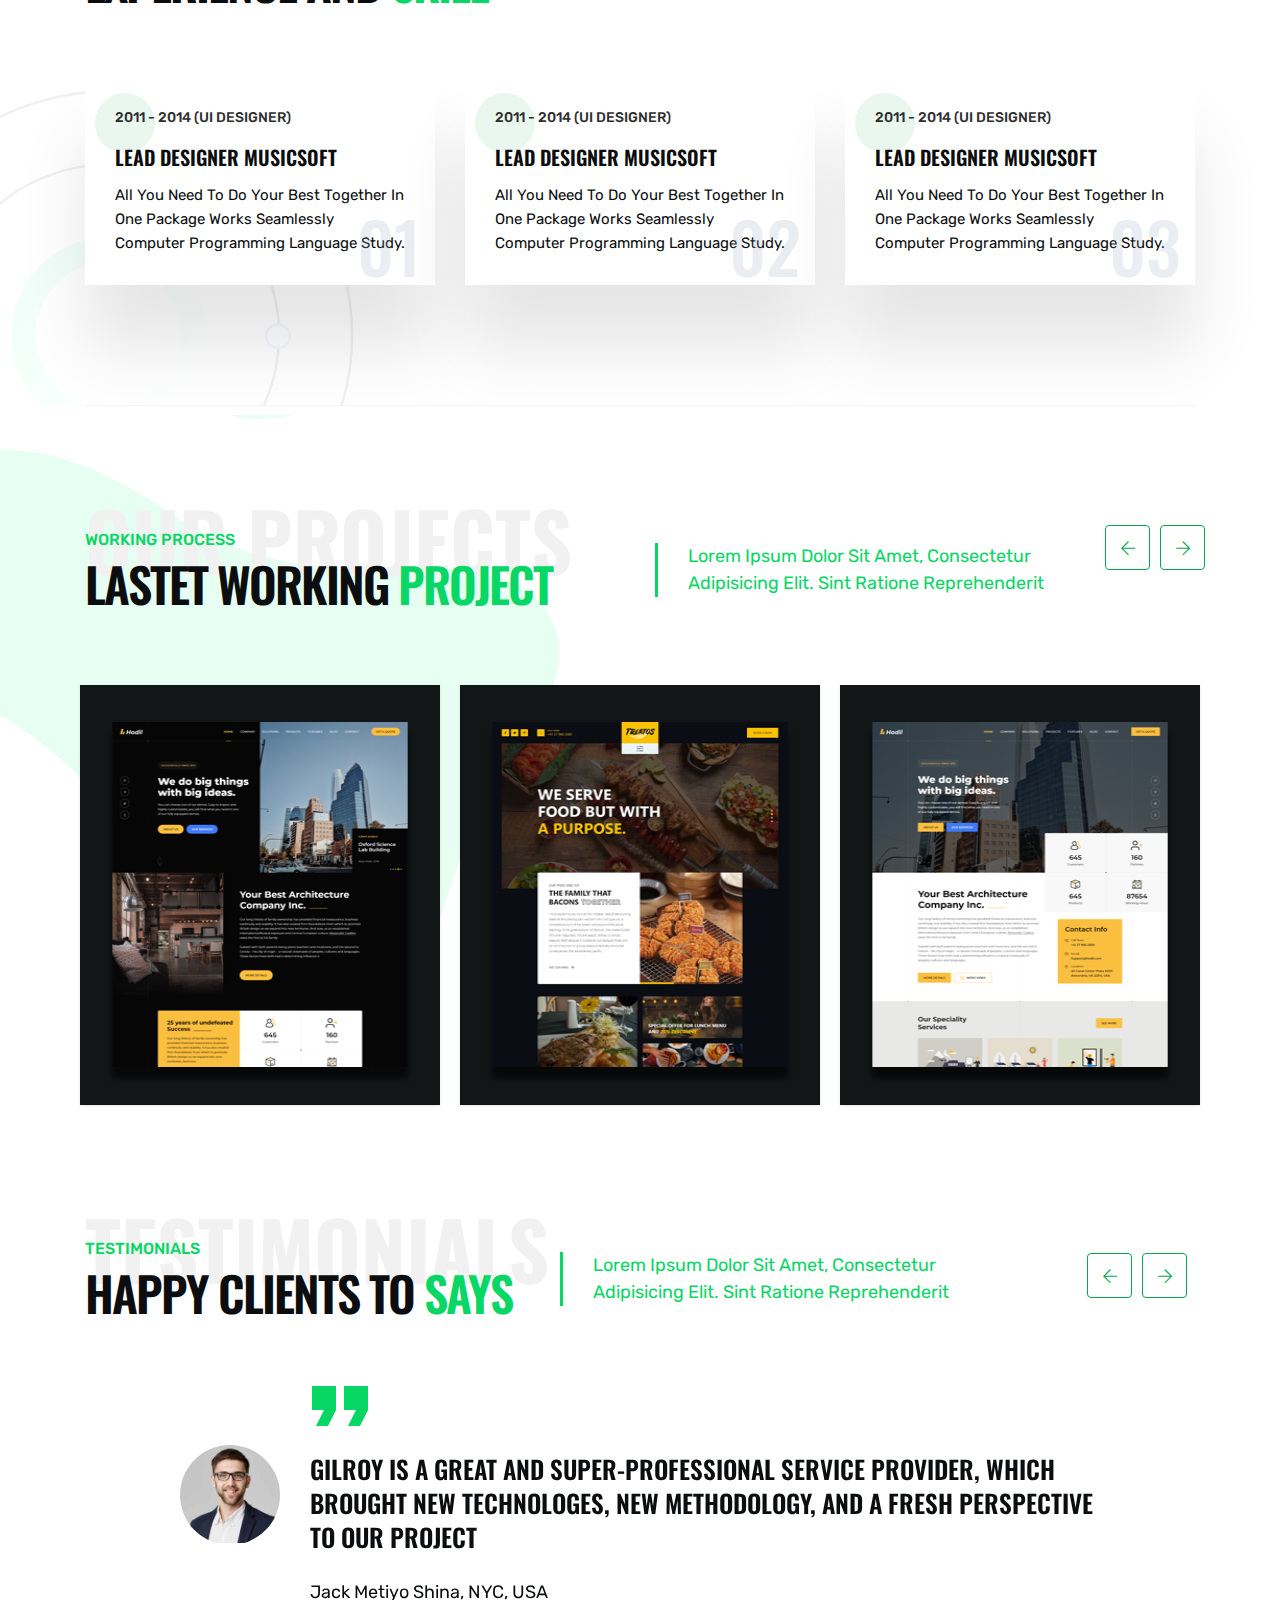
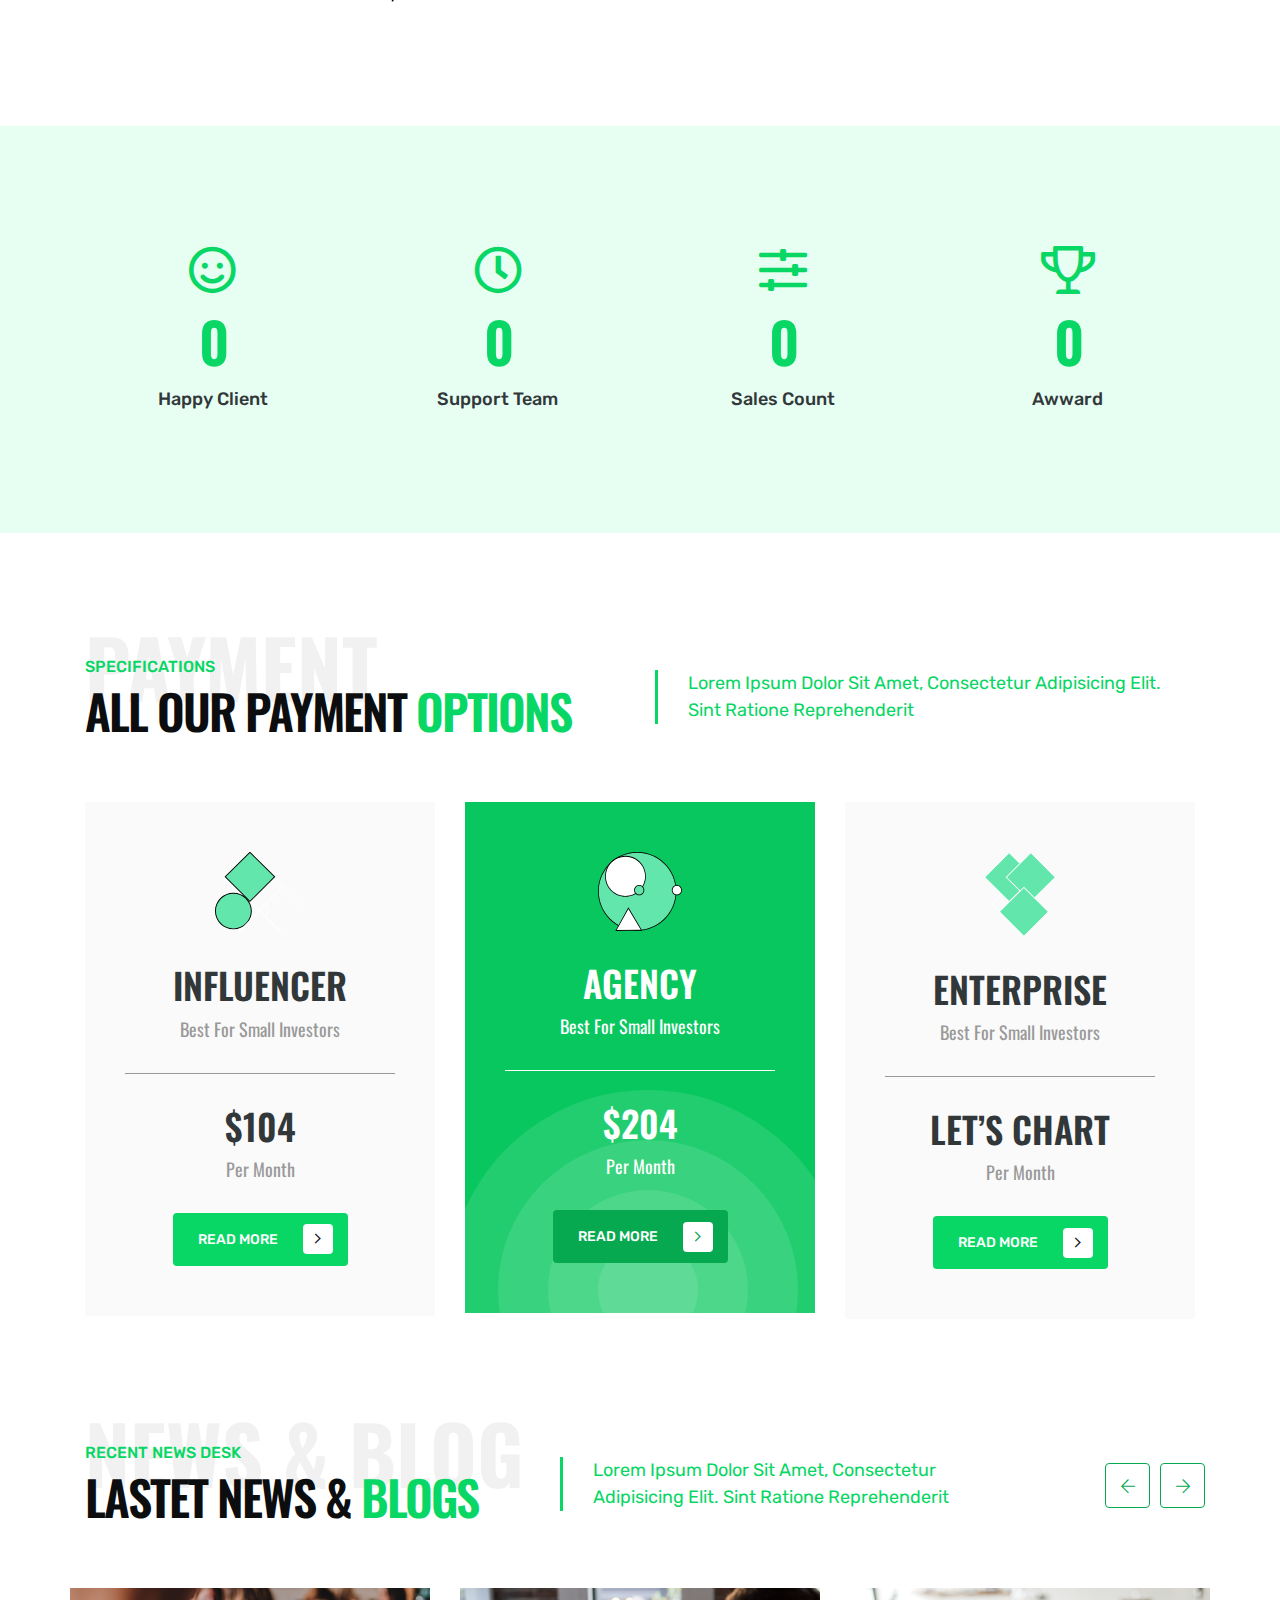
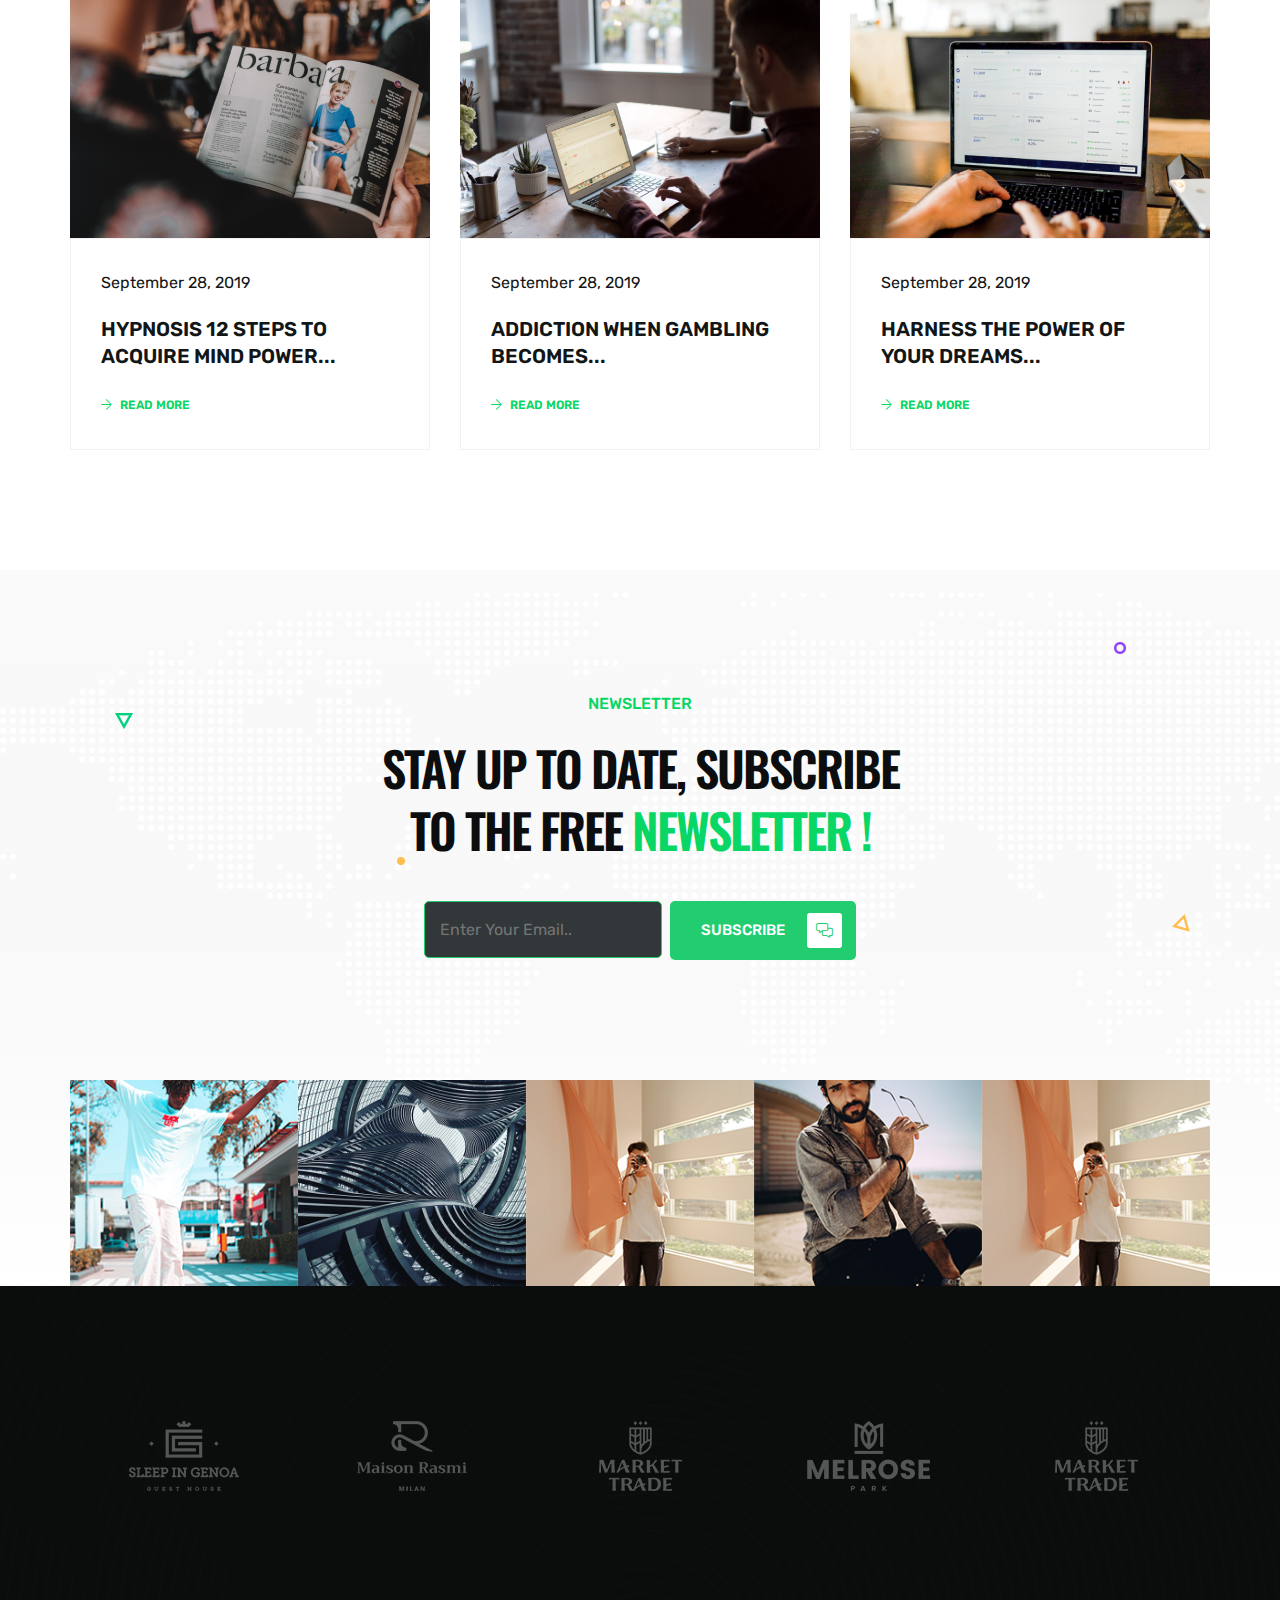
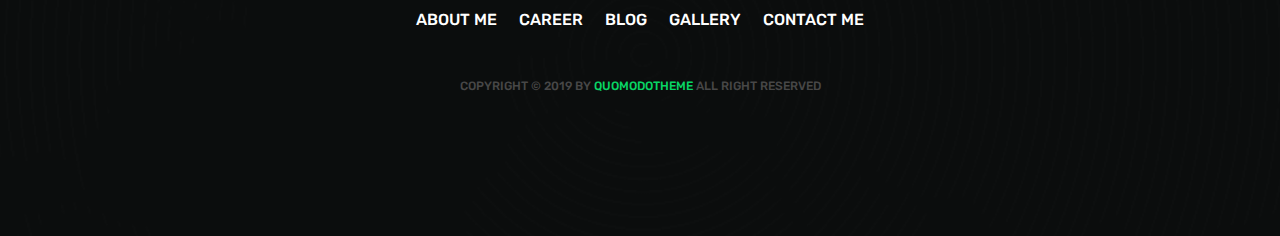
<file: default template/index1.html>
<!DOCTYPE html>
<html lang="en">
<!--HTML START-->



<head>
    <!--HEAD START-->
    <title>Gilroy</title>
    <!--::::: support meta :::::::-->
    <meta charset="utf-8">
    <meta name="viewport" content="width=device-width, initial-scale=1">
    <!--:::::icon Calling:::::::-->
    <link rel="icon" href="#">

       <!--::::: ALL CSS CALLING :::::::-->
    <link rel="stylesheet" href="assets/css/plugins/animate.min.css">
    <link rel="stylesheet" href="assets/css/plugins/bootstrap.min.css">
    <link rel="stylesheet" href="assets/css/plugins/fontawesome.css">
    <link rel="stylesheet" href="assets/css/plugins/modal-video.min.css">
    <link rel="stylesheet" href="assets/css/plugins/stellarnav.css">
    <link rel="stylesheet" href="assets/css/plugins/owl.carousel.css">
    <link rel="stylesheet" href="assets/css/typography.css">
    <link rel="stylesheet" href="assets/css/theme.css">
    <link rel="stylesheet" href="assets/css/button.css">
    <link rel="stylesheet" href="assets/css/inner.css">
    <link rel="stylesheet" href="assets/css/responsive.css">

</head>
<!--HEADE END-->

<body>
    <!--BODY START-->

    <!--PLACEHOLDER AREA START-->
    <div class="preloader">
        <div class="lds-dual-ring"></div>
    </div>
    <!--PLACEHOLDER AREA END-->

    <div class="site site-white"> <!--::::: SITE AREA START :::::::-->
        <!--::::: HEADER AREA START :::::::-->
            <div class="header-area" id="header">
                <!--scroll to up btn-->
                <a href="#home" class="up-btn"><i class="fal fa-angle-up"></i></a>
                <div class="container">
                    <div class="row">
                        <div class="col-6 col-lg-3 align-self-center">
                            <a href="index.html" class="logo"><img src="assets/img/logo/logo.png" alt=""></a>
                        </div>
                        <div class="col-6 text-center align-self-center">
                            <div class="main-menu">
                                <div class="stellarnav">
                                    <ul class="navbarmneuclass">
                                        <li class="current"><a href="#">Home</a>
                                            <ul>
                                                <li><a href="index.html">Home Page 1</a></li>
                                                <li><a href="index1.html">Home Page 2</a></li>
                                            </ul>
                                        </li>
                                        <li><a href="#about">About</a></li>
                                        <li><a href="#service">Service</a></li>
                                        <li><a href="#portfolio">Portfolio</a></li>
                                        <li><a href="#">Pages</a>
                                            <ul>
                                                <li><a href="about.html">About</a></li>
                                                <li><a href="portfolio.html">Portfolio</a></li>
                                                <li><a href="single-portfolio.html">Portfolio Details</a></li>
                                                <li><a href="blog.html">Blog</a></li>
                                                <li><a href="single-blog.html">Single Blog</a></li>
                                                <li><a href="contact.html">Contact Us</a></li>
                                            </ul>
                                        </li>
                                    </ul>
                                </div>
                            </div>
                        </div>
                        <div class="d-none d-lg-block col-lg-3 align-self-center text-right">
                            <div class="search-area">
                                <div class="search-box">
                                    <form action="#">
                                        <input type="search" placeholder="Search">
                                    </form>
                                    <div class="search-btn">
                                        <a href="#"><i class="fas fa-search"></i></a>
                                    </div>
                                </div>
                                <div class="grid-menu" id="grid-side">
                                    <img src="assets/img/icon/hamburger.svg" alt="">
                                </div>
                            </div>
                        </div>
                    </div>
                </div>
                <div class="slide-widgest-wrap" id="slide-widgest">
                    <div class="side-widgest" id="side-content">
                        <div class="side-close" id="close-btn">
                        <i class="fal fa-times"></i>
                    </div>
                        <div class="logo">
                            <a href="#"><img src="assets/img/logo/logo.svg" alt=""></a>
                        </div>
                        <div class="side-content">
                            <p>Lorem ipsum dolor sit amet, consectetur adipisicing elit. Sint ratione reprehenderit, error qui enim sit ex provident iure, dolor, nulla eaque delectus, repudiandae commodi. Velit assumenda odit quisquam at, error suscipit unde, necessitatibus ipsum ratione excepturi ducimus labore, totam dolorem.</p>
                        </div>
                        <div class="side-social">
                            <ul>
                                <li><a href="#"><i class="fab fa-facebook-f"></i></a></li>
                                <li><a href="#"><i class="fab fa-twitter"></i></a></li>
                                <li><a href="#"><i class="fab fa-linkedin-in"></i></a></li>
                                <li><a href="#"><i class="fab fa-instagram"></i></a></li>
                            </ul>
                        </div>
                    </div>
                </div>
            </div>
            <!--::::: HEADER AREA END :::::::-->

        <!--:::::WELCOME ATRA START :::::::-->
        <div class="welcome-area-wrap welcome__wrap2">
            <!--::::: WELCOME CAROUSEL START :::::::-->
            <div class="welcome-area" id="home">
                <div class="single-welcome-area">
                    <div class="container">
                        <div class="row">
                            <div class="col-lg-7">
                                <div class="wlc-title white">
                                    <h1 class="fadeInDown animated"><span>imagination</span> is more important
                                    than knowledge</h1>
                                    <p class="fadeInDown animated">Together we the people achieve more than any single person <br>could ever do alone. </p>
                                    
                                    <a href="#" class="cbtn cbnt1 fadeInDown animated">Getting Started <i class="fal fa-angle-right"></i></a>
                                </div>
                            </div>
                        </div>
                    </div>
                    <div class="wlc-author-1">
                        <img src="assets/img/author/author3.png" alt="">
                        <h1 class="wlc-filltext">gilroy</h1>
                    </div>
                </div>

            </div>
            <!--::::: WELCOME CAROUSEL END:::::::-->
            <div class="memphis-wrap">
                <div class="memphics">
                    <img src="assets/img/icon/cta1.png" alt="" class="memphis memphis1">
                    <img src="assets/img/bg/circle_shape.svg" alt="" class="memphis memphis2">
                    <img src="assets/img/icon/cta2.png" alt="" class="memphis memphis3">
                    <img src="assets/img/icon/cta3.png" alt="" class="memphis memphis4">
                    <img src="assets/img/icon/cta6.svg" alt="" class="memphis memphis5">
                    <img src="assets/img/icon/cta5.png" alt="" class="memphis memphis6">
                    <img src="assets/img/icon/cta7.svg" alt="" class="memphis memphis7">
                </div>
            </div>
        </div>
        <!--:::::WELCOME AREA END :::::::-->

        <!--:::::SERVICE AREA START :::::::-->
        <div class="service-area service-primery padding-top" id="service">
            <div class="container">
                <div class="row">
                    <div class="col-lg-4">
                        <div class="single-service pricing2">
                            <div class="service-icon">
                                 <img src="assets/img/icon/service1.svg" alt="">
                            </div>
                            <div class="service-text">
                                <h4>design principales</h4>
                                <p>Need a project completed by an expert? Let’s go! Access a Human Resources Consultant to answer questions</p>
                            </div>
                            <div class="circles-wrap">
                                <div class="circles">
                                    <span class="circle circle-1"></span>
                                    <span class="circle circle-2"></span>
                                    <span class="circle circle-3"></span>
                                    <span class="circle circle-4"></span>
                                </div>
                            </div>
                        </div>
                    </div>
                    <div class="col-lg-4">
                        <div class="single-service active pricing2">
                            <div class="service-icon">
                                <img src="assets/img/icon/service2.svg" alt="">
                            </div>
                            <div class="service-text">
                                <h4>Product Design</h4>
                                <p>Need a project completed by an expert? Let’s go! Access a Human Resources Consultant to answer questions</p>
                            </div>
                            
                            <div class="circles-wrap">
                                <div class="circles">
                                    <span class="circle circle-1"></span>
                                    <span class="circle circle-2"></span>
                                    <span class="circle circle-3"></span>
                                    <span class="circle circle-4"></span>
                                </div>
                            </div>
                        </div>
                    </div>
                    <div class="col-lg-4">
                        <div class="single-service pricing2">
                            <div class="service-icon">
                                <img src="assets/img/icon/service3.svg" alt="">
                            </div>
                            <div class="service-text">
                                <h4>Branding Design</h4>
                                <p>Need a project completed by an expert? Let’s go! Access a Human Resources Consultant to answer questions</p>
                            </div>
                            
                            <div class="circles-wrap">
                                <div class="circles">
                                    <span class="circle circle-1"></span>
                                    <span class="circle circle-2"></span>
                                    <span class="circle circle-3"></span>
                                    <span class="circle circle-4"></span>
                                </div>
                            </div>
                        </div>
                    </div>
                </div>
            </div>
        </div>
        <!--:::::SERVICE AREA END :::::::-->

        <!--:::::SKILL AREA START :::::::-->
        <div class="skill-area primery-skill section-padding">
            <div class="container">
                <div class="row">
                    <div class="col-lg-6 align-self-center">
                        <div class="primery-heading">
                            <strong class="filltext">my carrer</strong>
                            <small>MY EXPERIENCE</small>
                            <h2>Experience and <span>skill</span></h2>
                        </div>
                    </div>
                    <div class="col-lg-6 align-self-center">
                         <div class="primery-info-content">
                            <p>Lorem ipsum dolor sit amet, consectetur adipisicing elit. Sint ratione reprehenderit, error qui enim sit ex provident </p>
                        </div>
                    </div>
                </div>
                <div class="space-60"></div>
                <div class="row">
                    <div class="col-lg-4">
                        <div class="skill-box skill-box2">
                            <small>2011 - 2014 (Ui designer)</small>
                            <h5>lead designer musicsoft</h5>
                            <p>All you need to do your best together in one package works seamlessly computer programming language study.</p>
                        </div>
                    </div>
                    <div class="col-lg-4">
                        <div class="skill-box skill-box2">
                            <small>2011 - 2014 (Ui designer)</small>
                            <h5>lead designer musicsoft</h5>
                            <p>All you need to do your best together in one package works seamlessly computer programming language study.</p>
                        </div>
                    </div>
                    <div class="col-lg-4">
                        <div class="skill-box skill-box2">
                            <small>2011 - 2014 (Ui designer)</small>
                            <h5>lead designer musicsoft</h5>
                            <p>All you need to do your best together in one package works seamlessly computer programming language study.</p>
                        </div>
                    </div>
                </div>
            </div>
        </div>
        <!--:::::SKILL AREA END :::::::-->
        
        <div class="container">
            <div class="border_separatior"></div>
        </div>


        <!--:::::PROJECT AREA START :::::::-->
        <div class="project-area project-area2 project-area-primery padding-top" id="portfolio">
            <div class="container">
                <div class="row">
                    <div class="col-lg-6 align-self-center">
                        <div class="primery-heading">
                            <strong class="filltext">our projects</strong>
                            <small>WORKING PROCESS</small>
                            <h2>lastet working <span>project</span></h2>
                        </div>
                    </div>
                    <div class="col-lg-5 align-self-center">
                         <div class="primery-info-content">
                            <p>Lorem ipsum dolor sit amet, consectetur adipisicing elit. Sint ratione reprehenderit </p>
                        </div>
                    </div>
                </div>
                <div class="space-60"></div>
                <div class="row">
                    <ul id="da-thumbs" class="da-thumbs portfolio-carousel2 owl-carousel">
                        <li>
                            <a href="portfolio.html">
                                <img src="assets/img/project/project1.png" alt="">
                                <div><span>Menu by Simon Jensen</span></div>
                            </a>
                        </li>
                        <li>
                            <a href="portfolio.html">
                                <img src="assets/img/project/project2.png" alt="">
                                <div><span>Menu by Simon Jensen</span></div>
                            </a>
                        </li>
                        <li>
                            <a href="portfolio.html">
                                <img src="assets/img/project/project3.png" alt="">
                                <div><span>Menu by Simon Jensen</span></div>
                            </a>
                        </li>
                        <li>
                            <a href="portfolio.html">
                                <img src="assets/img/project/project4.png" alt="">
                                <div>
                                    <span>Menu by Simon Jensen</span>

                                </div>
                            </a>
                        </li>
                        <li>
                            <a href="portfolio.html">
                                <img src="assets/img/project/project2.png" alt="">
                                <div>
                                    <span>Menu by Simon Jensen</span>
                                </div>
                            </a>
                        </li>
                    </ul>
                </div>
            </div>
        </div>
        <!--:::::PROJECT AREA END :::::::-->

        <!--:::::TESTIMONIALS AREA START :::::::-->
        <div class="testimonials-area testimonials-area-primery section-padding">
            <div class="container">
                <div class="row">
                    <div class="col-lg-5 align-self-center">
                        <div class="primery-heading">
                            <strong class="filltext">Testimonials</strong>
                            <small>Testimonials</small>
                            <h2>Happy Clients TO <span>says</span></h2>
                        </div>
                    </div>
                    <div class="col-lg-5 align-self-center">
                         <div class="primery-info-content">
                            <p>Lorem ipsum dolor sit amet, consectetur adipisicing elit. Sint ratione reprehenderit </p>
                        </div>
                    </div>
                </div>
                <div class="space-60"></div>
                <div class="row">
                    <div class="col-lg-10 m-auto">
                        <div class="testimonials owl-carousel">
                            <div class="testimonial">
                                <div class="testimonial-img animated fadeInLeft">
                                    <img src="assets/img/author/testimonial1.jpg" alt="">
                                </div>
                                <div class="testimonial-text animated fadeInDown">
                                    <img src="assets/img/icon/quote.png" alt="">
                                    <h4>Gilroy is a great and super-professional service provider, which brought new technologes, new methodology, and a fresh perspective to our project</h4>
                                    <p>Jack Metiyo Shina, NYC, USA</p>
                                </div>
                            </div>
                            <div class="testimonial">
                                <div class="testimonial-img">
                                    <img src="assets/img/author/testimonial1.jpg" alt="">
                                </div>
                                <div class="testimonial-text">
                                    <img src="assets/img/icon/quote.png" alt="">
                                    <h4>Gilroy is a great and super-professional service provider, which brought new technologes, new methodology, and a fresh perspective to our project</h4>
                                    <p>Jack Metiyo Shina, NYC, USA</p>
                                </div>
                            </div>
                            <div class="testimonial">
                                <div class="testimonial-img">
                                    <img src="assets/img/author/testimonial1.jpg" alt="">
                                </div>
                                <div class="testimonial-text">
                                    <img src="assets/img/icon/quote.png" alt="">
                                    <h4>Gilroy is a great and super-professional service provider, which brought new technologes, new methodology, and a fresh perspective to our project</h4>
                                    <p>Jack Metiyo Shina, NYC, USA</p>
                                </div>
                            </div>
                        </div>
                    </div>
                </div>
            </div>
        </div>
        <!--:::::TESTIMONIALS AREA END :::::::-->

        <!--:::::COUNTER AREA START :::::::-->
        <div class="fun-facts center section-padding" id="facts">
            <div class="pattern"></div>
            <div class="container">
                <div class="row">
                    <!-- Fact No. 1 -->
                    <div class="col-md-3 col-sm-6">
                        <div class="fact Client">
                            <i class="far fa-smile"></i>
                            <h2 id="number_1">0</h2>
                            <span>Happy Client</span>
                        </div>
                    </div>
                    <!-- Fact No. 2 -->
                    <div class="col-md-3 col-sm-6">
                        <div class="fact Team">
                            <i class="far fa-clock"></i>
                            <h2 id="number_2">0</h2>
                            <span>Support Team</span>
                        </div>
                    </div>
                    <!-- Fact No. 3 -->
                    <div class="col-md-3 col-sm-6">
                        <div class="fact Count">
                            <i class="far fa-sliders-h"></i>
                            <h2 id="number_3">0</h2>
                            <span>Sales Count</span>
                        </div>
                    </div>
                    <!-- Fact No. 4 -->
                    <div class="col-md-3 col-sm-6">
                        <div class="fact Awward">
                           <i class="far fa-trophy"></i>
                            <h2 id="number_4">0</h2>
                            <span>Awward</span>
                        </div>
                    </div>
                </div>
            </div>
        </div>
        <!--:::::COUNTER AREA END :::::::-->

         <!--:::::PRICING AREA START :::::::-->
        <div class="pricing-area padding-top" id="price">
            <div class="container">
                <div class="row">
                    <div class="col-lg-6 align-self-center">
                        <div class="primery-heading">
                            <strong class="filltext">payment</strong>
                            <small>SPECIFICATIONS</small>
                            <h2>All OUR PAYMENT <span>options</span></h2>
                        </div>
                    </div>
                     <div class="col-lg-6 align-self-center">
                         <div class="primery-info-content">
                            <p>Lorem ipsum dolor sit amet, consectetur adipisicing elit. Sint ratione reprehenderit </p>
                        </div>
                    </div>
                </div>
                <div class="space-60"></div>
                <div class="row">
                    <div class="col-lg-4">
                        <div class="single-service pricing2">
                            <div class="service-icon">
                                <img src="assets/img/icon/service1.svg" alt="">
                            </div>
                            <div class="service-text">
                                <h3>Influencer</h3>
                                <h5>best for small investors</h5>
                            </div>
                            <div class="separator"></div>
                             <div class="service-text">
                                <h3>$104</h3>
                                <h5>Per month</h5>
                            </div>

                            <a href="#" class="cbtn pricing-btn">read more <i class="fal fa-angle-right"></i></a>
                            <div class="circles-wrap">
                                <div class="circles">
                                    <span class="circle circle-1"></span>
                                    <span class="circle circle-2"></span>
                                    <span class="circle circle-3"></span>
                                    <span class="circle circle-4"></span>
                                </div>
                            </div>
                        </div>
                        
                    </div>
                    <div class="col-lg-4">
                        <div class="single-service active pricing2">
                            <div class="service-icon">
                                <img src="assets/img/icon/service2.svg" alt="">
                            </div>
                            <div class="service-text">
                                <h3>AGENCY</h3>
                                <h5>best for small investors</h5>
                            </div>
                            <div class="separator"></div>
                             <div class="service-text">
                                <h3>$204</h3>
                                <h5>Per month</h5>
                            </div>
                            <a href="#" class="cbtn pricing-btn">read more <i class="fal fa-angle-right"></i></a>
                            <div class="circles-wrap">
                                <div class="circles">
                                    <span class="circle circle-1"></span>
                                    <span class="circle circle-2"></span>
                                    <span class="circle circle-3"></span>
                                    <span class="circle circle-4"></span>
                                </div>
                            </div>
                        </div>
                    </div>
                    <div class="col-lg-4">
                        <div class="single-service pricing2">
                            <div class="service-icon">
                                <img src="assets/img/icon/service3.svg" alt="">
                            </div>
                            <div class="service-text">
                                <h3>ENTERPRISE</h3>
                                <h5>best for small investors</h5>
                            </div>
                            <div class="separator"></div>
                             <div class="service-text">
                                <h3>LET’S CHART</h3>
                                <h5>Per month</h5>
                            </div>
                            
                            <a href="#" class="cbtn pricing-btn">read more <i class="fal fa-angle-right"></i></a>
                            <div class="circles-wrap">
                                <div class="circles">
                                    <span class="circle circle-1"></span>
                                    <span class="circle circle-2"></span>
                                    <span class="circle circle-3"></span>
                                    <span class="circle circle-4"></span>
                                </div>
                            </div>
                        </div>
                    </div>
                </div>
            </div>
        </div> 
        <!--:::::PRICING AREA END :::::::-->

        <!--:::::BLOG AREA START :::::::-->
        <div class="blog-area section-padding" id="blog">
            <div class="container">
                <div class="row">
                    <div class="col-lg-5 align-self-center">
                        <div class="primery-heading">
                            <strong class="filltext">news & blog</strong>
                            <small>RECENT NEWS DESK</small>
                            <h2>lastet news & <span>blogs</span></h2>
                        </div>
                    </div>
                    <div class="col-lg-5 align-self-center">
                         <div class="primery-info-content">
                            <p>Lorem ipsum dolor sit amet, consectetur adipisicing elit. Sint ratione reprehenderit </p>
                        </div>
                    </div>
                </div>
                <div class="space-60"></div> 
                <div class="row">
                    <div class="blogs owl-carousel">
                        <div class="single-blog">
                            <div class="single-blog-img">
                               <img src="assets/img/blog/team__1.png" alt="">
                            </div>
                            <div class="blog-description">
                                <p>September 28, 2019</p>
                                <a href="single-blog.html">Hypnosis 12 Steps To Acquire Mind Power...</a>
                                <a href="single-blog.html" class="readmore-btn"><i class="fal fa-arrow-right"></i> read more</a>
                            </div>
                           
                        </div>
                        <div class="single-blog">
                            <div class="single-blog-img">
                               <div class="single-blog-img">
                                   <img src="assets/img/blog/team__2.png" alt="">
                                </div>
                            </div>
                            <div class="blog-description">
                                <p>September 28, 2019</p>
                                <a href="single-blog.html">Addiction When Gambling Becomes...</a>
                                <a href="single-blog.html" class="readmore-btn"><i class="fal fa-arrow-right"></i> read more</a>
                            </div>
                           
                        </div>
                        <div class="single-blog">
                            <div class="single-blog-img">
                               <div class="single-blog-img">
                                   <img src="assets/img/blog/team__3.png" alt="">
                                </div>
                            </div>
                            <div class="blog-description">
                                <p>September 28, 2019</p>
                                <a href="single-blog.html">Harness The Power Of Your Dreams...</a>
                                <a href="single-blog.html" class="readmore-btn"><i class="fal fa-arrow-right"></i> read more</a>
                            </div>
                           
                        </div>
                        <div class="single-blog">
                            <div class="single-blog-img">
                               <div class="single-blog-img">
                                   <img src="assets/img/blog/team__4.png" alt="">
                                </div>
                            </div>
                            <div class="blog-description">
                                <p>September 28, 2019</p>
                                <a href="single-blog.html">Addiction When Gambling Becomes...</a>
                                <a href="single-blog.html" class="readmore-btn"><i class="fal fa-arrow-right"></i> read more</a>
                            </div>
                        </div>
                    </div>
                </div>
            </div>
        </div>
        <!--:::::BLOG AREA END :::::::-->


        <!--:::::CALL TO ACTION AREA START :::::::-->
        <div class="cta-area cta-are2 padding-top cta-primery" style="background-image: url(assets/img/bg/world-map.svg);background-position: center;background-size: cover;background-repeat: no-repeat;" id="contact">
            <div class="container">
                <div class="row">
                    <div class="col-lg-6 m-auto text-center">
                     <div class="primery-heading cta-heading">
                        <small>Newsletter</small>
                        <div class="space-20"></div>
                        <h2>Stay up to date, subscribe to the free <span>newsletter !</span></h2>
                    </div>
                    <div class="space-40"></div>
                    <div class="cta-form">
                        <form action="#">
                            <input type="email" placeholder="Enter Your Email..">
                            <a href="#" class="subscribe-btn">subscribe <i class="fal fa-comments-alt"></i></a>
                        </form>
                    </div>
                    </div>
                </div>
            </div>
            <div class="space-100"></div>
            <div class="space-20"></div>
            <!--:::::SOCIAL AREA START :::::::-->

            <div class="social-area">
                <div class="container">
                    <div class="row">
                        <div class="col-lg">
                            <div class="single-social">
                                <div class="sinlge-social-hover" style="background: url(assets/img/social/social4.png);background-position: center;-webkit-background-size: cover;
                                background-size: cover;">
                                    <a href="#">
                                        <span class="single-social-icon">
                                           <i class="fab fa-linkedin-in"></i>
                                        </span>
                                        <p class="single-soicial-text">
                                             join our 
                                            instagram 
                                            community!
                                        </p>
                                    </a>
                                </div>
                            </div>
                        </div>
                        <div class="col-lg">
                            <div class="single-social">
                                <div class="sinlge-social-hover" style="background: url(assets/img/social/social1.png);background-position: center;-webkit-background-size: cover;
                                background-size: cover;">
                                    <a href="#">
                                        <span class="single-social-icon">
                                            <i class="fab fa-facebook-f"></i>
                                        </span>
                                        <p class="single-soicial-text">
                                             join our 
                                            instagram 
                                            community!
                                        </p>
                                    </a>
                                </div>
                            </div>
                        </div>
                        <div class="col-lg">
                            <div class="single-social">
                                <div class="sinlge-social-hover" style="background: url(assets/img/social/social2.png);background-position: center;-webkit-background-size: cover;
                                background-size: cover;">
                                    <a href="#">
                                        <span class="single-social-icon">
                                           <i class="fas fa-basketball-ball"></i>
                                        </span>
                                        <p class="single-soicial-text">
                                             join our 
                                            instagram 
                                            community!
                                        </p>
                                    </a>
                                </div>
                            </div>
                        </div>
                        <div class="col-lg">
                            <div class="single-social">
                                <div class="sinlge-social-hover" style="background: url(assets/img/social/social3.png);background-position: center;-webkit-background-size: cover;
                                background-size: cover;">
                                    <a href="#">
                                        <span class="single-social-icon">
                                            <i class="fab fa-twitter"></i>
                                        </span>
                                        <p class="single-soicial-text">
                                             join our 
                                            instagram 
                                            community!
                                        </p>
                                    </a>
                                </div>
                            </div>
                        </div>
                        <div class="col-lg">
                            <div class="single-social">
                                <div class="sinlge-social-hover" style="background: url(assets/img/social/social2.png);background-position: center;-webkit-background-size: cover;
                                background-size: cover;">
                                    <a href="#">
                                        <span class="single-social-icon">
                                            <i class="fab fa-instagram"></i>
                                        </span>
                                        <p class="single-soicial-text">
                                             join our 
                                            instagram 
                                            community!
                                        </p>
                                    </a>
                                </div>
                            </div>
                        </div>
                    </div>
                </div>
            </div>
        <!--:::::SOCIAL AREA END :::::::-->
            <img src="assets/img/icon/cta1.png" alt="" class="cta-shape cta-shap1">
            <img src="assets/img/icon/cta2.png" alt="" class="cta-shape cta-shap2">
            <img src="assets/img/icon/cta3.png" alt="" class="cta-shape cta-shap3">
            <img src="assets/img/icon/cta4.png" alt="" class="cta-shape cta-shap4">
            <img src="assets/img/icon/cta5.png" alt="" class="cta-shape cta-shap5">
        </div>
        <!--:::::CALL TO ACTION AREA END :::::::-->


        <!--:::::FOOTER AREA START :::::::-->
        <div class="footer-area section-padding" style="background-image: url(assets/img/bg/footer-bg.png);background-size: cover;background-position: center;background-repeat: no-repeat;">
             <!--:::::LOGO AREA START :::::::-->
        <div class="logo-carousel">
            <div class="container">
                <div class="row">
                    <div class="logos owl-carousel">
                        <div class="single-logo-table">
                            <div class="single-logo-table-cell">
                               <img src="assets/img/logo/1.svg" alt="">
                            </div>
                        </div>
                        <div class="single-logo-table">
                            <div class="single-logo-table-cell">
                                <img src="assets/img/logo/01.png" alt="">
                            </div>
                        </div>
                        <div class="single-logo-table">
                            <div class="single-logo-table-cell">
                                <img src="assets/img/logo/02.png" alt="">
                            </div>
                        </div>
                        <div class="single-logo-table">
                            <div class="single-logo-table-cell">
                                <img src="assets/img/logo/03.png" alt="">
                            </div>
                        </div>
                        <div class="single-logo-table">
                            <div class="single-logo-table-cell">
                                <img src="assets/img/logo/04.png" alt="">
                            </div>
                        </div>
                        <div class="single-logo-table">
                            <div class="single-logo-table-cell">
                                <img src="assets/img/logo/02.png" alt="">
                            </div>
                        </div>
                    </div>
                </div>
            </div>
        </div>
        <div class="space-100"></div>
        <!--:::::LOGO AREA END :::::::-->
            <div class="container">
                <div class="row">
                    <div class="col-lg-6 m-auto text-center">
                        <div class="footer-menu">
                            <ul>
                                <li><a href="#">about me</a></li>
                                <li><a href="#">career</a></li>
                                <li><a href="#">blog</a></li>
                                <li><a href="#">gallery</a></li>
                                <li><a href="#">contact me</a></li>
                            </ul>
                        </div>
                        <div class="space-40"></div>
                        <div class="copyright">
                            <p>Copyright © 2019 by <span> QuomodoTheme </span> all right reserved</p>
                        </div>
                    </div>
                </div>
            </div>
        </div>
        <!--:::::FOOTER AREA END :::::::-->

                            
    </div> <!--:::::SITE AREA END :::::::-->



    <!--:::::ALL JS FILES :::::::-->
    <script src="assets/js/plugins/jQuery.2.1.0.min.js"></script>
    <script src="assets/js/plugins/bootstrap.min.js"></script>
    <script src="assets/js/plugins/jquery.nav.js"></script>
    <script src="assets/js/plugins/jquery.waypoints.min.js"></script>
    <script src="assets/js/plugins/jquery-modal-video.min.js"></script>
    <script src="assets/js/plugins/stellarnav.js"></script>
    <script src="assets/js/plugins/popper.min.js"></script>
    <script src="assets/js/plugins/owl.carousel.js"></script>
    <script src="assets/js/plugins/wow.min.js"></script>
    <script src="assets/js/plugins/appear.js"></script>
    <script src="assets/js/plugins/easypiechart.min.js"></script>
    <script src="assets/js/plugins/animatenumber.min.js"></script>
    <script src="assets/js/plugins/bars.js"></script>
    <script src="assets/js/plugins/circle-progress.js"></script>
    <script src="assets/js/plugins/jquery.hoverdir.js"></script>
    <script src="assets/js/plugins/isotop.v3.0.4.min.js"></script>
    <script src="assets/js/main.js"></script>


</body><!--BODY END-->



</html><!--HTML END-->
</file>
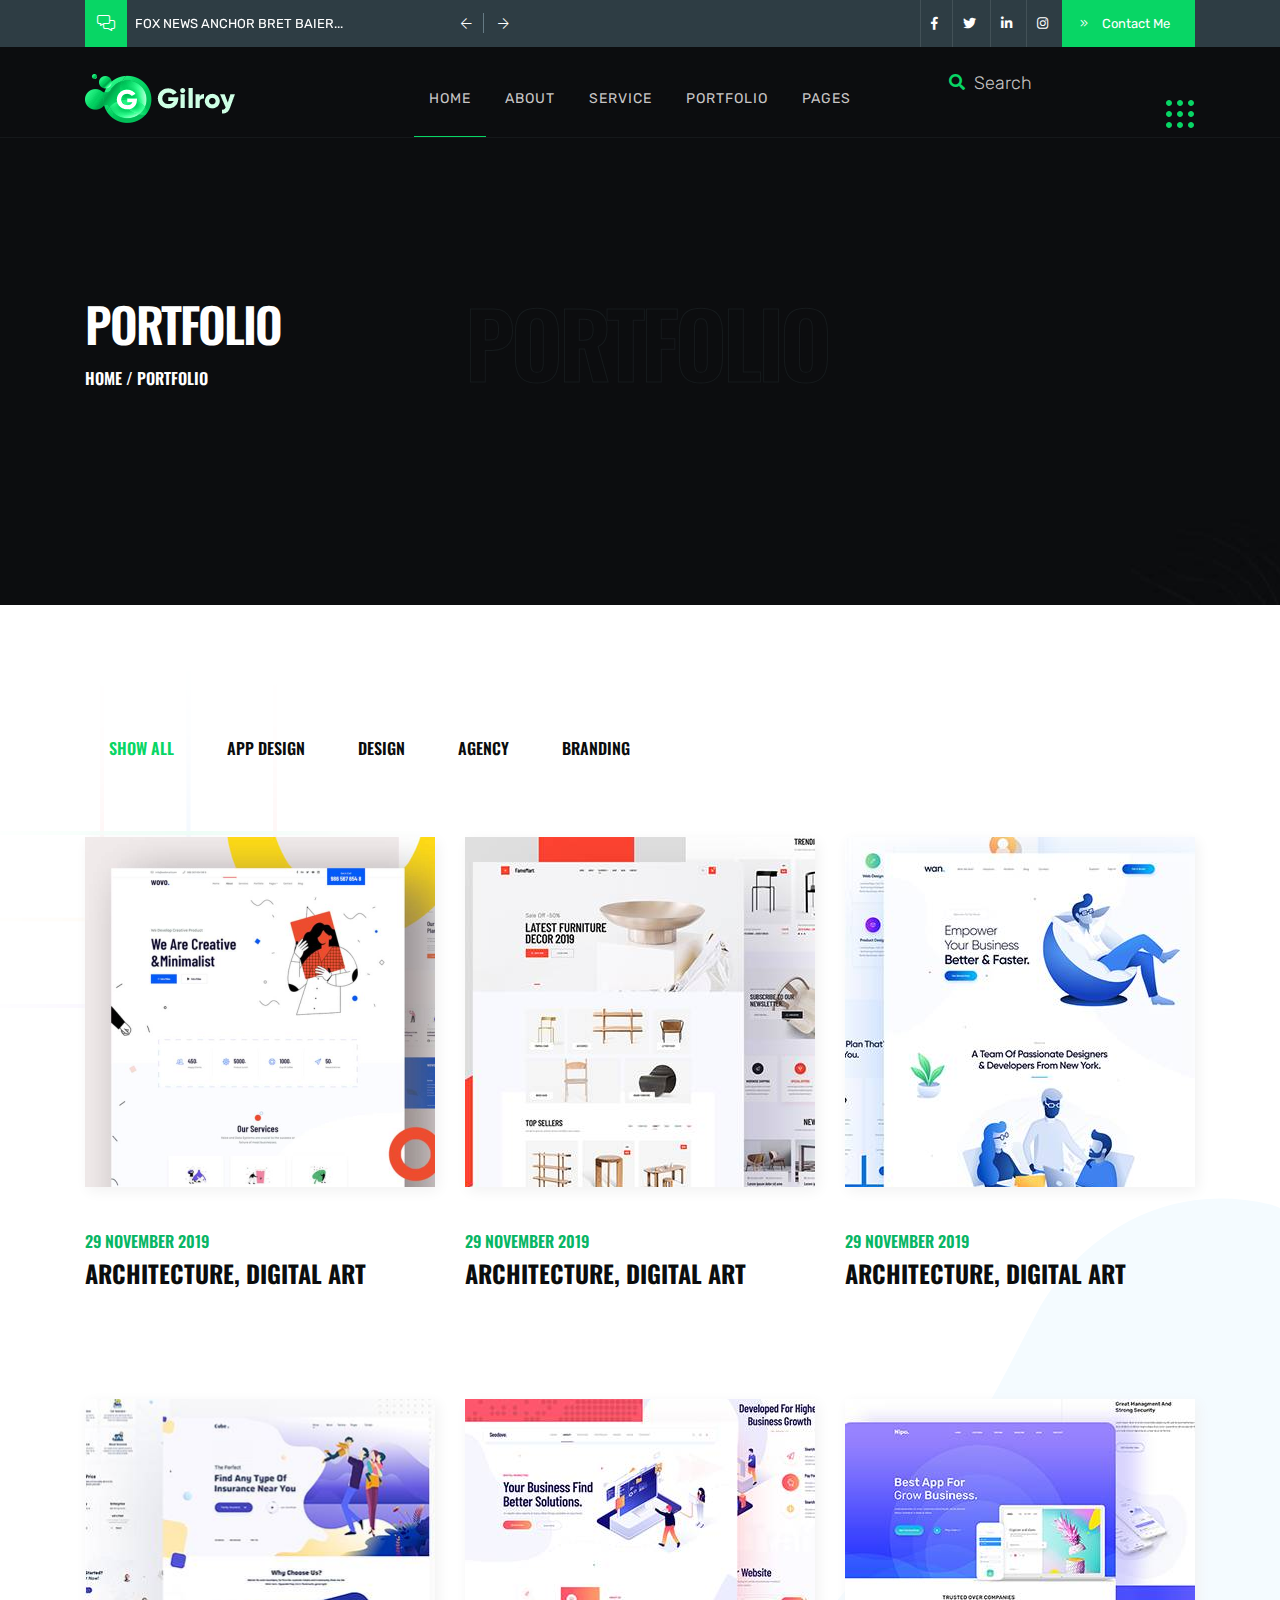
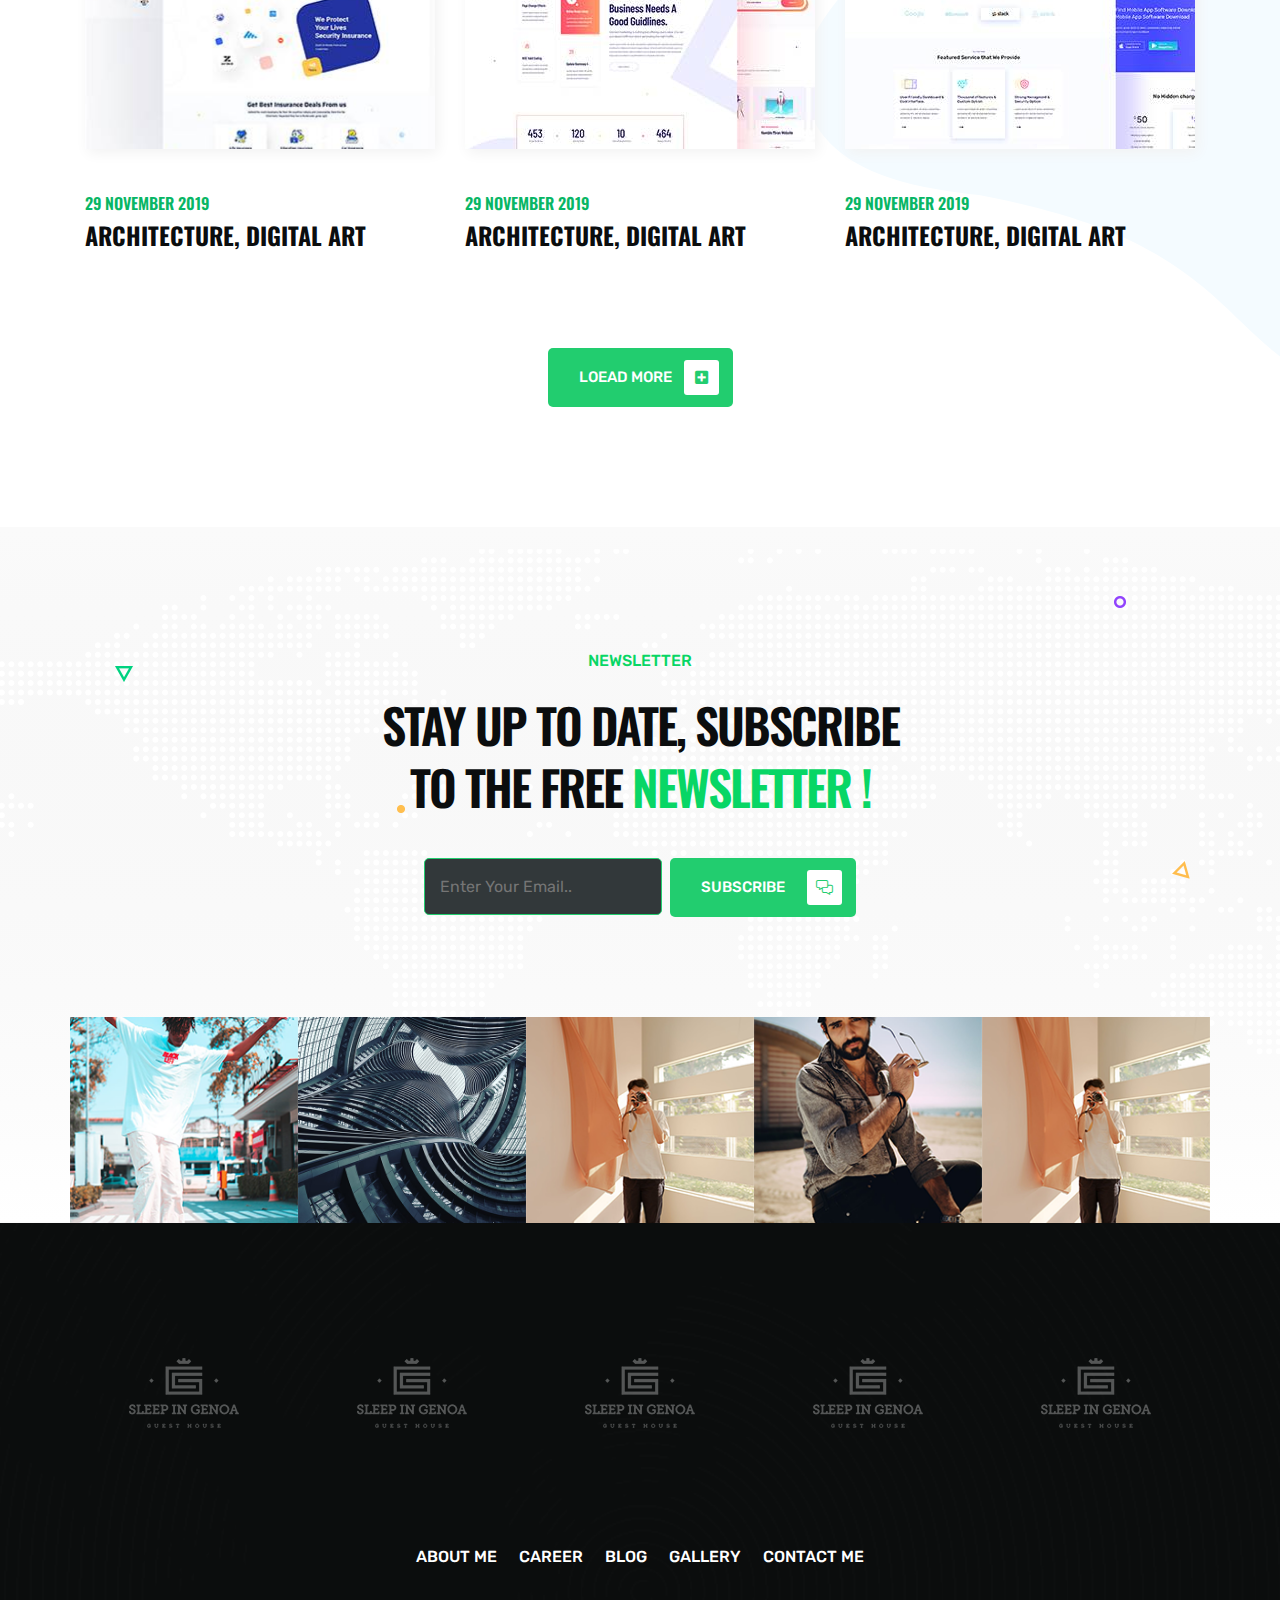
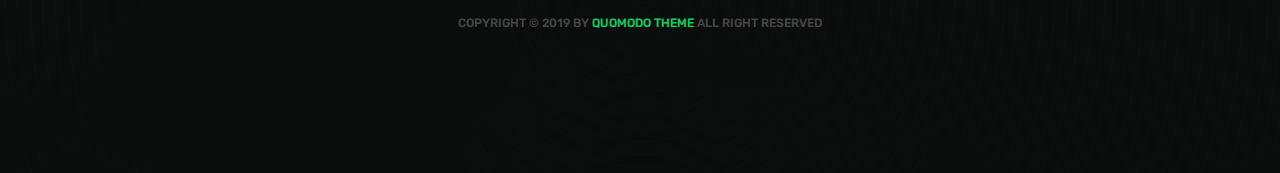
<file: default template/portfolio.html>
<!DOCTYPE html>
<html lang="en">
<!--HTML START-->



<head>
    <!--HEAD START-->
    <title>Portfolio</title>
    <!--::::: SUPPORT META :::::::-->
    <meta charset="utf-8">
    <meta name="viewport" content="width=device-width, initial-scale=1">

       <!--::::: ALL CSS CALLING :::::::-->
    <link rel="stylesheet" href="assets/css/plugins/animate.min.css">
    <link rel="stylesheet" href="assets/css/plugins/bootstrap.min.css">
    <link rel="stylesheet" href="assets/css/plugins/fontawesome.css">
    <link rel="stylesheet" href="assets/css/plugins/modal-video.min.css">
    <link rel="stylesheet" href="assets/css/plugins/stellarnav.css">
    <link rel="stylesheet" href="assets/css/plugins/owl.carousel.css">
    <link rel="stylesheet" href="assets/css/typography.css">
    <link rel="stylesheet" href="assets/css/theme.css">
    <link rel="stylesheet" href="assets/css/button.css">
    <link rel="stylesheet" href="assets/css/inner.css">
    <link rel="stylesheet" href="assets/css/responsive.css">

</head>
<!--HEADE END-->

<body><!--BODY START-->

    <!--PLACEHOLDER AREA START-->
    <div class="preloader">
        <div class="lds-dual-ring"></div>
    </div>
    <!--PLACEHOLDER AREA END-->

    <div class="site site-white"> <!--::::: SITE AREA START :::::::-->
        
        <!--::::: BANNER AREA START :::::::-->
        <div class="header-banner-area">
            <div class="container">
                <div class="row">
                    <div class=" col-md-5 align-self-center">
                        <div class="banner-comments">
                            <div class="banner-icon">
                                <i class="fal fa-comments-alt"></i>
                            </div>
                            <div class="banner-carousel owl-carousel">
                                <div class="banner-single-carousel">
                                    <p>Fox News Anchor Bret Baier...</p>
                                </div>
                                <div class="banner-single-carousel">
                                    <p>Elementor Is Great WordPress...</p>
                                </div>
                            </div>
                        </div>
                    </div>
                    <div class="col-md-7 text-right align-self-center">
                        <div class="banner-social-wrap">
                            <div class="banner-social">
                                <ul>
                                    <li><a href="#"><i class="fab fa-facebook-f"></i></a></li>
                                    <li><a href="#"><i class="fab fa-twitter"></i></a></li>
                                    <li><a href="#"><i class="fab fa-linkedin-in"></i></a></li>
                                    <li><a href="#"><i class="fab fa-instagram"></i></a></li>
                                </ul>
                            </div>
                            <div class="banner-contact">
                                <a href="#" class="contact-btn"><i class="fal fa-angle-double-right"></i> Contact Me</a>
                            </div>
                        </div>
                    </div>
                </div>
            </div>
        </div>
        <!--::::: BANNER AREA END :::::::-->

        <!--::::: HEADER AREA START :::::::-->
            <div class="header-area header-main" id="header">
                <!--scroll to up btn-->
                <a href="#home" class="up-btn"><i class="fal fa-angle-up"></i></a>
                <div class="container">
                    <div class="row">
                        <div class="col-6 col-lg-3 align-self-center">
                            <a href="index.html" class="logo"><img src="assets/img/logo/logo.svg" alt=""></a>
                        </div>
                        <div class="col-6 text-center align-self-center">
                            <div class="main-menu">
                                <div class="stellarnav">
                                    <ul class="navbarmneuclass">
                                        <li class="current"><a href="#home">Home</a>
                                            <ul>
                                                <li><a href="index.html">Home Page 1</a></li>
                                                <li><a href="index1.html">Home Page 2</a></li>
                                            </ul>
                                        </li>
                                        <li><a href="#about">About</a></li>
                                        <li><a href="#service">Service</a></li>
                                        <li><a href="#portfolio">Portfolio</a></li>
                                        <li><a href="#">Pages</a>
                                            <ul>
                                                <li><a href="about.html">About</a></li>
                                                <li><a href="portfolio.html">Portfolio</a></li>
                                                <li><a href="single-portfolio.html">Portfolio Details</a></li>
                                                <li><a href="blog.html">Blog</a></li>
                                                <li><a href="single-blog.html">Single Blog</a></li>
                                                <li><a href="contact.html">Contact Us</a></li>
                                            </ul>
                                        </li>
                                    </ul>
                                </div>
                            </div>
                        </div>
                        <div class="d-none d-lg-block col-lg-3 align-self-center text-right">
                            <div class="search-area">
                                <div class="search-box">
                                    <form action="#">
                                        <input type="search" placeholder="Search">
                                    </form>
                                    <div class="search-btn">
                                        <a href="#"><i class="fas fa-search"></i></a>
                                    </div>
                                </div>
                                <div class="grid-menu" id="grid-side">
                                    <img src="assets/img/icon/hamburger.svg" alt="">
                                </div>
                            </div>
                        </div>
                    </div>
                </div>
                <div class="slide-widgest-wrap" id="slide-widgest">
                    <div class="side-widgest" id="side-content">
                        <div class="side-close" id="close-btn">
                        <i class="fal fa-times"></i>
                    </div>
                        <div class="logo">
                            <a href="#"><img src="assets/img/logo/logo.svg" alt=""></a>
                        </div>
                        <div class="side-content">
                            <p>Lorem ipsum dolor sit amet, consectetur adipisicing elit. Sint ratione reprehenderit, error qui enim sit ex provident iure, dolor, nulla eaque delectus, repudiandae commodi. Velit assumenda odit quisquam at, error suscipit unde, necessitatibus ipsum ratione excepturi ducimus labore, totam dolorem.</p>
                        </div>
                        <div class="side-social">
                            <ul>
                                <li><a href="#"><i class="fab fa-facebook-f"></i></a></li>
                                <li><a href="#"><i class="fab fa-twitter"></i></a></li>
                                <li><a href="#"><i class="fab fa-linkedin-in"></i></a></li>
                                <li><a href="#"><i class="fab fa-instagram"></i></a></li>
                            </ul>
                        </div>
                    </div>
                </div>
            </div>
            <!--::::: HEADER AREA END :::::::-->
        <!--:::::WELCOME ATRA START :::::::-->
        <div class="welcome-area-wrap" style="background: url(assets/img/bg/inner-header-bg.jpg);background-size: cover;background-position: center;" id="home">
            <!--::::: WELCOME CAROUSEL START :::::::-->
                <div class="welcome-area inner">
                    <div class="container">
                        <div class="row">
                            <div class="col-lg-4">
                                <div class="inner-wlc">
                                    <h2>Portfolio</h2>
                                    <h3><a href="index.html">home</a>&nbsp;/&nbsp;Portfolio</h3>
                                </div>
                            </div>
                            <div class="col-lg-4 text-center">
                                <div class="inner-filltext">
                                    <h1>Portfolio</h1>
                                </div>
                            </div>
                        </div>
                    </div>
                </div>
            <!--::::: WELCOME CAROUSEL END:::::::-->
            
        </div>
        <!--:::::WELCOME AREA END :::::::-->


        <!--:::::PORTDOLIO AREA START :::::::-->
        <div class="portfolio-area inner-bg-shpes section-padding">
            <div class="container">
               <div class="row">
                   <div class="col-md-12">
                       <ul class="portfolio-filter">
                           <li data-filter="*" class="active">Show All</li>
                           <li data-filter=".app-design">App Design</li>
                           <li data-filter=".design">Design</li>
                           <li data-filter=".agency">Agency</li>
                           <li data-filter=".barnding">Branding</li>
                       </ul>
                   </div>
               </div>
                <div class="row portfolio-list">
                    <div class="col-md-4 barnding">
                        <div class="portfolio-wrap">
                             <div class="single-portfolio-item lage portfolio-bg-1">
                                <div class="portfolio-hover">
                                    <div class="portfolio-hover-table">
                                        <div class="portfolio-hover-table-cell">
                                            <a href="single-portfolio.html"><i class="fa fa-eye"></i></a>
                                            
                                        </div>
                                    </div>
                                </div>
                            </div>
                            <div class="portfolio-description">
                                <h6>29 November 2019</h6>
                                <h3>Architecture, Digital Art</h3>
                            </div>
                        </div>
                    </div>
                    <div class="col-md-4 barnding agency design app-design">
                        <div class="portfolio-wrap">
                             <div class="single-portfolio-item lage portfolio-bg-2">
                                <div class="portfolio-hover">
                                    <div class="portfolio-hover-table">
                                        <div class="portfolio-hover-table-cell">
                                            <a href="single-portfolio.html"><i class="fa fa-eye"></i></a>
                                            
                                        </div>
                                    </div>
                                </div>
                            </div>
                            <div class="portfolio-description">
                                <h6>29 November 2019</h6>
                                <h3>Architecture, Digital Art</h3>
                            </div>
                        </div>
                    </div>
                    <div class="col-md-4 barnding agency">
                        <div class="portfolio-wrap">
                             <div class="single-portfolio-item lage portfolio-bg-3">
                                <div class="portfolio-hover">
                                    <div class="portfolio-hover-table">
                                        <div class="portfolio-hover-table-cell">
                                            <a href="single-portfolio.html"><i class="fa fa-eye"></i></a>
                                            
                                        </div>
                                    </div>
                                </div>
                            </div>
                            <div class="portfolio-description">
                                <h6>29 November 2019</h6>
                                <h3>Architecture, Digital Art</h3>
                            </div>
                        </div>
                    </div>
                    <div class="col-md-4 barnding app-design">
                        <div class="portfolio-wrap">
                             <div class="single-portfolio-item lage portfolio-bg-4">
                                <div class="portfolio-hover">
                                    <div class="portfolio-hover-table">
                                        <div class="portfolio-hover-table-cell">
                                            <a href="single-portfolio.html"><i class="fa fa-eye"></i></a>
                                           
                                        </div>
                                    </div>
                                </div>
                            </div>
                            <div class="portfolio-description">
                                <h6>29 November 2019</h6>
                                <h3>Architecture, Digital Art</h3>
                            </div>
                        </div>
                    </div>
                    <div class="col-md-4 barnding design agency">
                        <div class="portfolio-wrap">
                             <div class="single-portfolio-item lage portfolio-bg-6">
                                <div class="portfolio-hover">
                                    <div class="portfolio-hover-table">
                                        <div class="portfolio-hover-table-cell">
                                            <a href="single-portfolio.html"><i class="fa fa-eye"></i></a>
                                            
                                        </div>
                                    </div>
                                </div>
                            </div>
                            <div class="portfolio-description">
                                <h6>29 November 2019</h6>
                                <h3>Architecture, Digital Art</h3>
                            </div>
                        </div>
                    </div>
                    <div class="col-md-4 agency design app-design">
                        <div class="portfolio-wrap">
                             <div class="single-portfolio-item lage portfolio-bg-5">
                                <div class="portfolio-hover">
                                    <div class="portfolio-hover-table">
                                        <div class="portfolio-hover-table-cell">
                                            <a href="single-portfolio.html"><i class="fa fa-eye"></i></a>
                                            
                                        </div>
                                    </div>
                                </div>
                            </div>
                            <div class="portfolio-description">
                                <h6>29 November 2019</h6>
                                <h3>Architecture, Digital Art</h3>
                            </div>
                        </div>
                    </div>
                    
                </div>  
                <div class="col-12 text-center">
                    <a href="#" class="subscribe-btn">Loead More <i class="fas fa-plus-square"></i></a>
                </div>
            </div>
             <img src="assets/img/bg/service-bg.svg" alt="" class="inner-shape1">
            <img src="assets/img/bg/inner-bg1.svg" alt="" class="inner-shape2">
        </div>
        <!--:::::PORTDOLIO AREA END :::::::-->


        <!--:::::CALL TO ACTION AREA START :::::::-->
        <div class="cta-area padding-top cta-primery" style="background-image: url(assets/img/bg/world-map.svg);background-position: center;background-size: cover;background-repeat: no-repeat;" id="contact">
            <div class="container">
                <div class="row">
                    <div class="col-lg-6 m-auto text-center">
                     <div class="primery-heading cta-heading">
                        <small>Newsletter</small>
                        <div class="space-20"></div>
                        <h2>Stay up to date, subscribe to the free <span>newsletter !</span></h2>
                    </div>
                    <div class="space-40"></div>
                    <div class="cta-form">
                        <form action="#">
                            <input type="email" placeholder="Enter Your Email..">
                            <a href="#" class="subscribe-btn">subscribe <i class="fal fa-comments-alt"></i></a>
                        </form>
                    </div>
                    </div>
                </div>
            </div>
            <div class="space-100"></div>
            <!--:::::SOCIAL AREA START :::::::-->

            <div class="social-area">
                <div class="container">
                    <div class="row">
                        <div class="col-lg">
                            <div class="single-social">
                                <div class="sinlge-social-hover" style="background: url(assets/img/social/social4.png);background-position: center;-webkit-background-size: cover;
                                background-size: cover;">
                                    <a href="#">
                                        <span class="single-social-icon">
                                           <i class="fab fa-linkedin-in"></i>
                                        </span>
                                        <p class="single-soicial-text">
                                             join our 
                                            instagram 
                                            community!
                                        </p>
                                    </a>
                                </div>
                            </div>
                        </div>
                        <div class="col-lg">
                            <div class="single-social">
                                <div class="sinlge-social-hover" style="background: url(assets/img/social/social1.png);background-position: center;-webkit-background-size: cover;
                                background-size: cover;">
                                    <a href="#">
                                        <span class="single-social-icon">
                                            <i class="fab fa-facebook-f"></i>
                                        </span>
                                        <p class="single-soicial-text">
                                             join our 
                                            instagram 
                                            community!
                                        </p>
                                    </a>
                                </div>
                            </div>
                        </div>
                        <div class="col-lg">
                            <div class="single-social">
                                <div class="sinlge-social-hover" style="background: url(assets/img/social/social2.png);background-position: center;-webkit-background-size: cover;
                                background-size: cover;">
                                    <a href="#">
                                        <span class="single-social-icon">
                                           <i class="fas fa-basketball-ball"></i>
                                        </span>
                                        <p class="single-soicial-text">
                                             join our 
                                            instagram 
                                            community!
                                        </p>
                                    </a>
                                </div>
                            </div>
                        </div>
                        <div class="col-lg">
                            <div class="single-social">
                                <div class="sinlge-social-hover" style="background: url(assets/img/social/social3.png);background-position: center;-webkit-background-size: cover;
                                background-size: cover;">
                                    <a href="#">
                                        <span class="single-social-icon">
                                            <i class="fab fa-twitter"></i>
                                        </span>
                                        <p class="single-soicial-text">
                                             join our 
                                            instagram 
                                            community!
                                        </p>
                                    </a>
                                </div>
                            </div>
                        </div>
                        <div class="col-lg">
                            <div class="single-social">
                                <div class="sinlge-social-hover" style="background: url(assets/img/social/social2.png);background-position: center;-webkit-background-size: cover;
                                background-size: cover;">
                                    <a href="#">
                                        <span class="single-social-icon">
                                            <i class="fab fa-instagram"></i>
                                        </span>
                                        <p class="single-soicial-text">
                                             join our 
                                            instagram 
                                            community!
                                        </p>
                                    </a>
                                </div>
                            </div>
                        </div>
                    </div>
                </div>
            </div>
        <!--:::::SOCIAL AREA END :::::::-->
            <img src="assets/img/icon/cta1.png" alt="" class="cta-shape cta-shap1">
            <img src="assets/img/icon/cta2.png" alt="" class="cta-shape cta-shap2">
            <img src="assets/img/icon/cta3.png" alt="" class="cta-shape cta-shap3">
            <img src="assets/img/icon/cta4.png" alt="" class="cta-shape cta-shap4">
            <img src="assets/img/icon/cta5.png" alt="" class="cta-shape cta-shap5">
        </div>
        <!--:::::CALL TO ACTION AREA END :::::::-->


        <!--:::::FOOTER AREA START :::::::-->
        <div class="footer-area section-padding" style="background-image: url(assets/img/bg/footer-bg.png);background-size: cover;background-position: center;background-repeat: no-repeat;">
             <!--:::::LOGO AREA START :::::::-->
        <div class="logo-carousel">
            <div class="container">
                <div class="row">
                    <div class="logos owl-carousel">
                        <div class="single-logo-table">
                            <div class="single-logo-table-cell">
                               <img src="assets/img/logo/1.svg" alt="">
                            </div>
                        </div>
                        <div class="single-logo-table">
                            <div class="single-logo-table-cell">
                                <img src="assets/img/logo/1.svg" alt="">
                            </div>
                        </div>
                        <div class="single-logo-table">
                            <div class="single-logo-table-cell">
                                <img src="assets/img/logo/1.svg" alt="">
                            </div>
                        </div>
                        <div class="single-logo-table">
                            <div class="single-logo-table-cell">
                                <img src="assets/img/logo/1.svg" alt="">
                            </div>
                        </div>
                        <div class="single-logo-table">
                            <div class="single-logo-table-cell">
                                <img src="assets/img/logo/1.svg" alt="">
                            </div>
                        </div>
                        <div class="single-logo-table">
                            <div class="single-logo-table-cell">
                                <img src="assets/img/logo/1.svg" alt="">
                            </div>
                        </div>
                    </div>
                </div>
            </div>
        </div>
        <div class="space-100"></div>
        <!--:::::LOGO AREA END :::::::-->
            <div class="container">
                <div class="row">
                    <div class="col-lg-6 m-auto text-center">
                        <div class="footer-menu">
                            <ul>
                                <li><a href="#">about me</a></li>
                                <li><a href="#">career</a></li>
                                <li><a href="#">blog</a></li>
                                <li><a href="#">gallery</a></li>
                                <li><a href="#">contact me</a></li>
                            </ul>
                        </div>
                        <div class="space-40"></div>
                        <div class="copyright">
                            <p>Copyright © 2019 by <span> Quomodo Theme</span> all right reserved</p>
                        </div>
                    </div>
                </div>
            </div>
        </div>
        <!--:::::FOOTER AREA END :::::::-->

                            
    </div> <!--:::::SITE AREA END :::::::-->



    <!--:::::ALL JS FILES :::::::-->
    <script src="assets/js/plugins/jQuery.2.1.0.min.js"></script>
    <script src="assets/js/plugins/bootstrap.min.js"></script>
    <script src="assets/js/plugins/jquery.nav.js"></script>
    <script src="assets/js/plugins/jquery.waypoints.min.js"></script>
    <script src="assets/js/plugins/jquery-modal-video.min.js"></script>
    <script src="assets/js/plugins/stellarnav.js"></script>
    <script src="assets/js/plugins/popper.min.js"></script>
    <script src="assets/js/plugins/owl.carousel.js"></script>
    <script src="assets/js/plugins/wow.min.js"></script>
    <script src="assets/js/plugins/appear.js"></script>
    <script src="assets/js/plugins/easypiechart.min.js"></script>
    <script src="assets/js/plugins/animatenumber.min.js"></script>
    <script src="assets/js/plugins/mesonry.mon.js"></script>
    <script src="assets/js/plugins/bars.js"></script>
    <script src="assets/js/plugins/circle-progress.js"></script>
    <script src="assets/js/plugins/jquery.hoverdir.js"></script>
    <script src="assets/js/plugins/isotop.v3.0.4.min.js"></script>
    <script src="assets/js/main.js"></script>


</body><!--BODY END-->



</html><!--HTML END-->
</file>
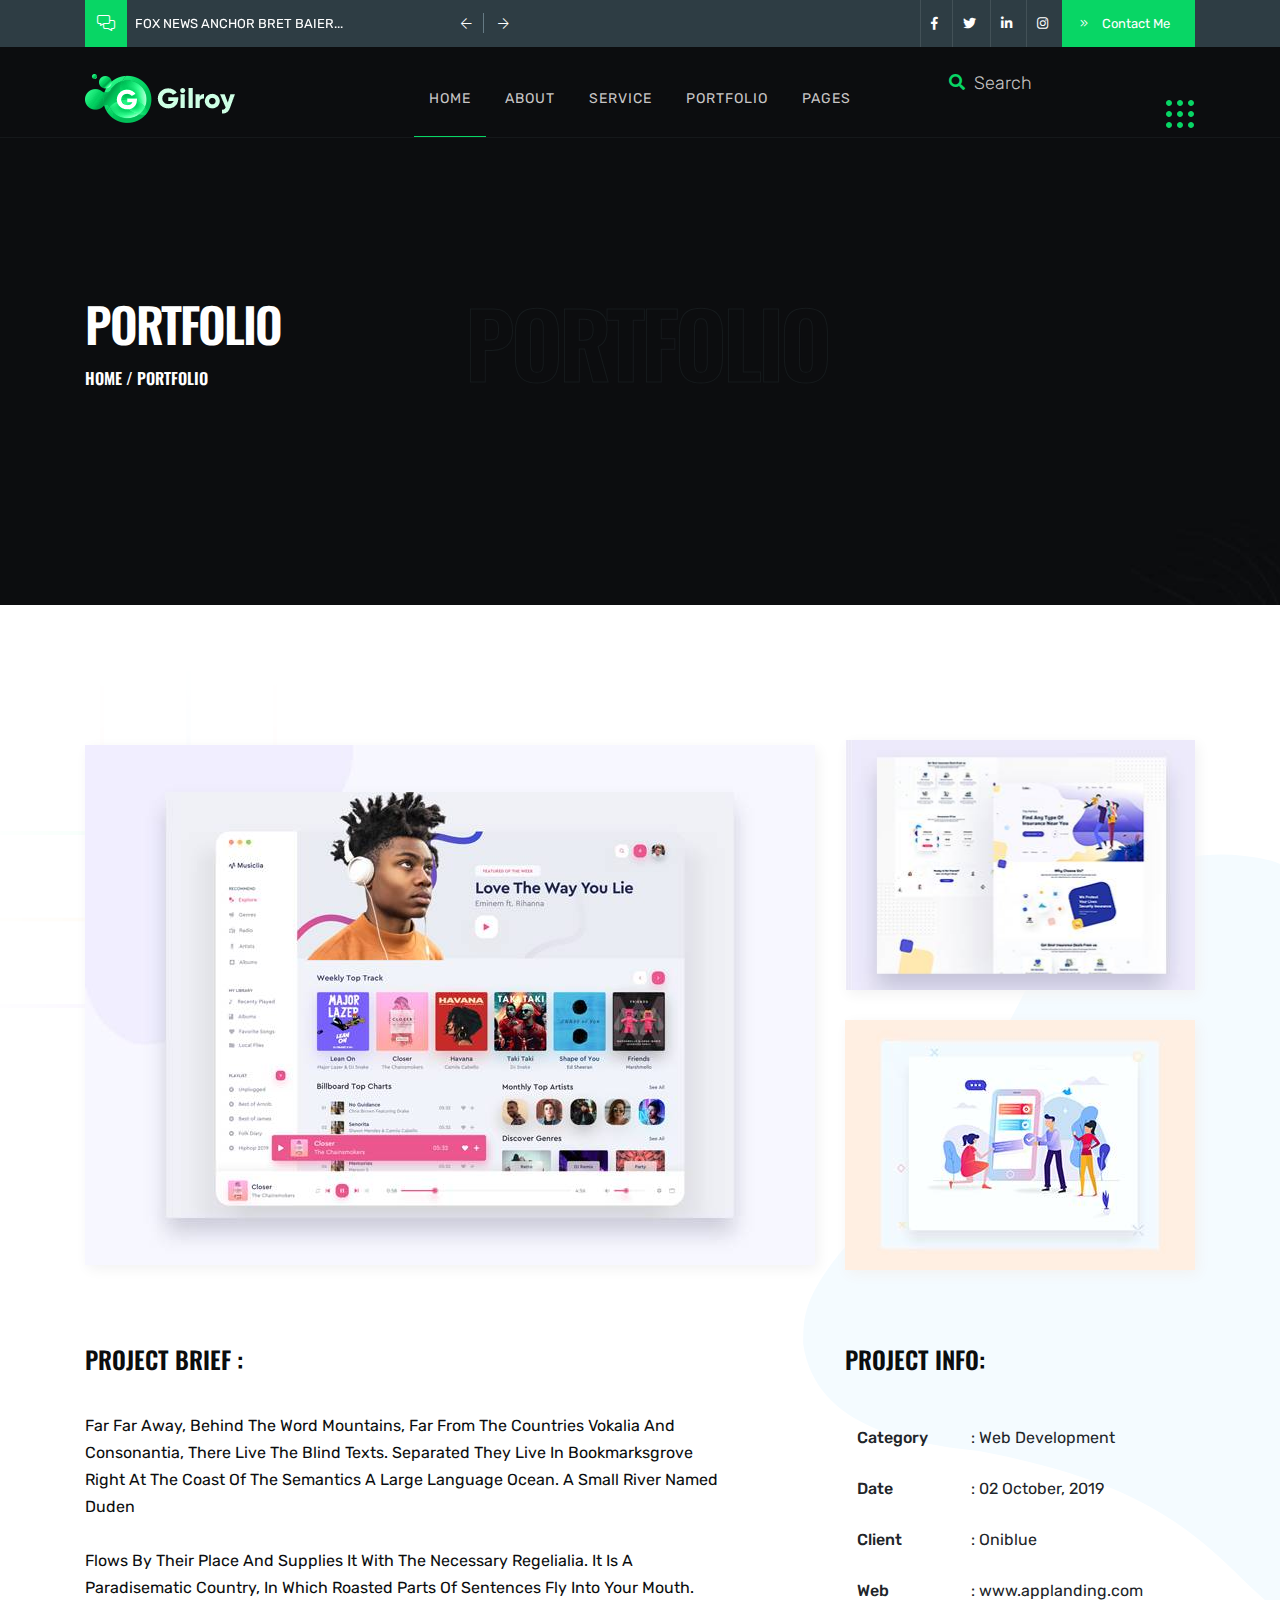
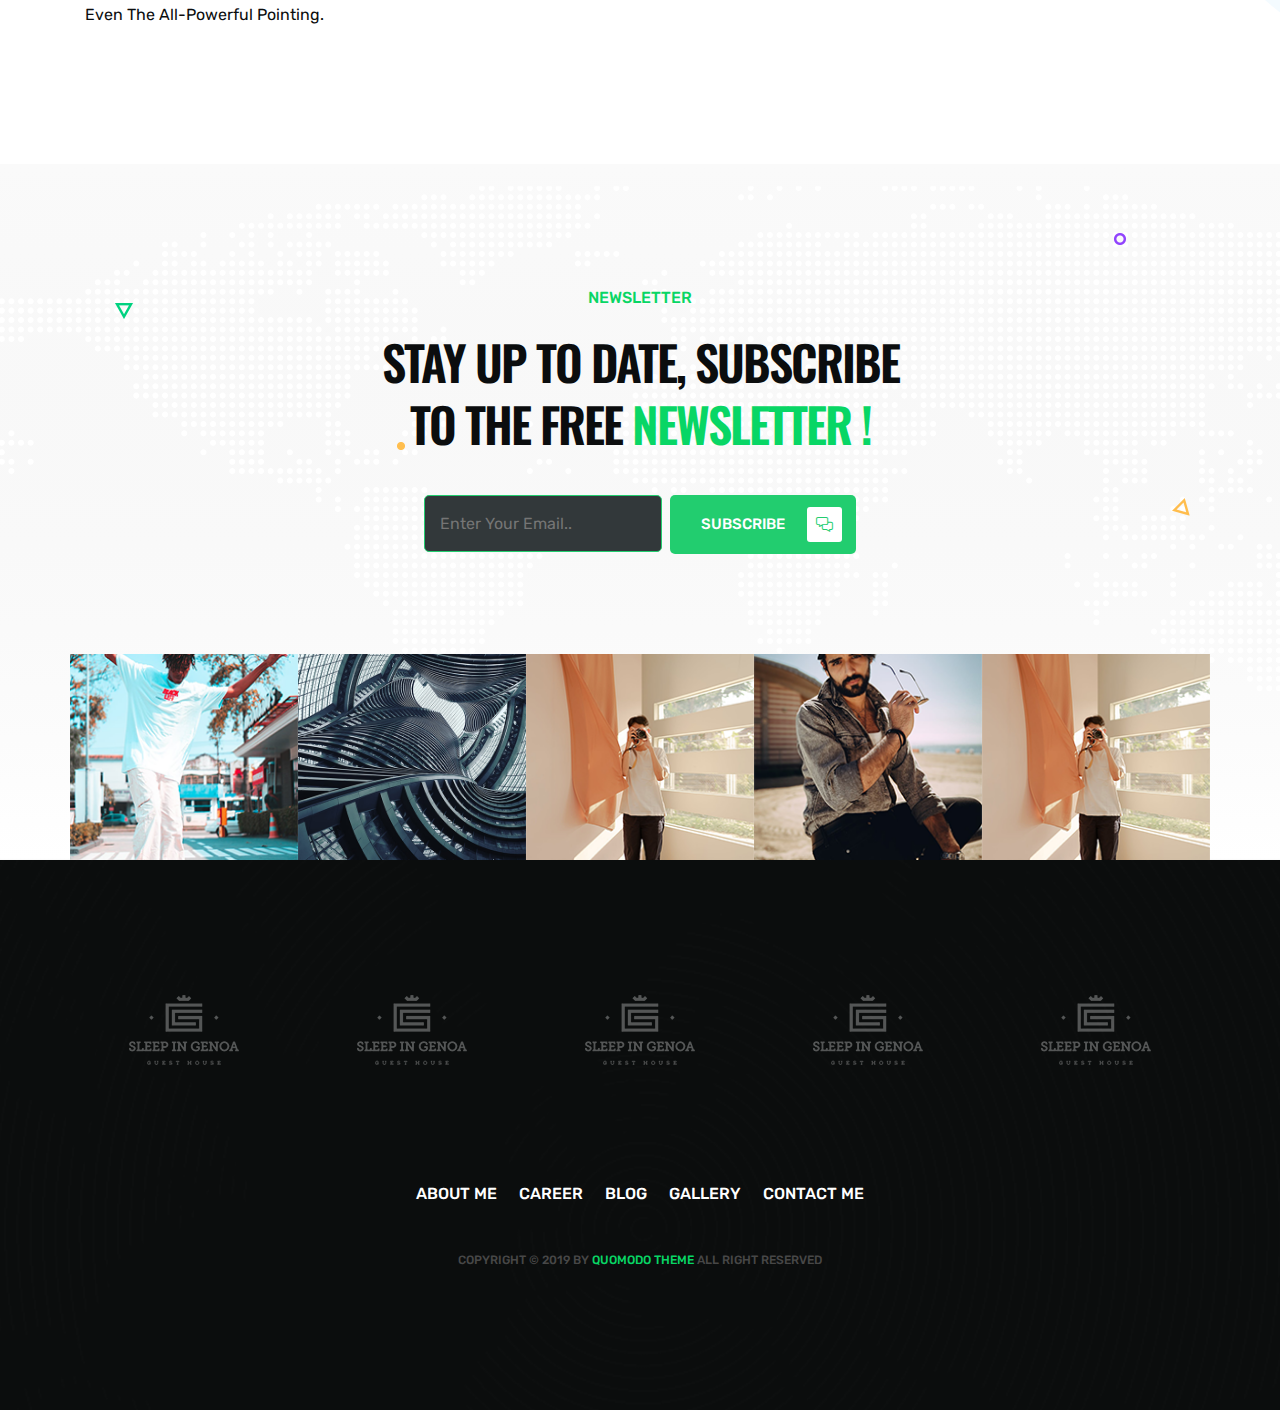
<file: default template/single-portfolio.html>
<!DOCTYPE html>
<html lang="en">
<!--HTML START-->



<head>
    <!--HEAD START-->
    <title>Portfolio Details</title>
    <!--::::: SUPPORT META :::::::-->
    <meta charset="utf-8">
    <meta name="viewport" content="width=device-width, initial-scale=1">


    <!--::::: ALL CSS CALLING :::::::-->
    <link rel="stylesheet" href="assets/css/plugins/animate.min.css">
    <link rel="stylesheet" href="assets/css/plugins/bootstrap.min.css">
    <link rel="stylesheet" href="assets/css/plugins/fontawesome.css">
    <link rel="stylesheet" href="assets/css/plugins/modal-video.min.css">
    <link rel="stylesheet" href="assets/css/plugins/stellarnav.css">
    <link rel="stylesheet" href="assets/css/plugins/owl.carousel.css">
    <link rel="stylesheet" href="assets/css/typography.css">
    <link rel="stylesheet" href="assets/css/theme.css">
    <link rel="stylesheet" href="assets/css/button.css">
    <link rel="stylesheet" href="assets/css/inner.css">
    <link rel="stylesheet" href="assets/css/responsive.css">

</head>
<!--HEADE END-->

<body><!--BODY START-->

    <!--PLACEHOLDER AREA START-->
    <div class="preloader">
        <div class="lds-dual-ring"></div>
    </div>
    <!--PLACEHOLDER AREA END-->

    <div class="site site-white"> <!--::::: SITE AREA START :::::::-->

         <!--::::: BANNER AREA START :::::::-->
        <div class="header-banner-area">
            <div class="container">
                <div class="row">
                    <div class=" col-md-5 align-self-center">
                        <div class="banner-comments">
                            <div class="banner-icon">
                                <i class="fal fa-comments-alt"></i>
                            </div>
                            <div class="banner-carousel owl-carousel">
                                <div class="banner-single-carousel">
                                    <p>Fox News Anchor Bret Baier...</p>
                                </div>
                                <div class="banner-single-carousel">
                                    <p>Elementor Is Great WordPress...</p>
                                </div>
                            </div>
                        </div>
                    </div>
                    <div class="col-md-7 text-right align-self-center">
                        <div class="banner-social-wrap">
                            <div class="banner-social">
                                <ul>
                                    <li><a href="#"><i class="fab fa-facebook-f"></i></a></li>
                                    <li><a href="#"><i class="fab fa-twitter"></i></a></li>
                                    <li><a href="#"><i class="fab fa-linkedin-in"></i></a></li>
                                    <li><a href="#"><i class="fab fa-instagram"></i></a></li>
                                </ul>
                            </div>
                            <div class="banner-contact">
                                <a href="#" class="contact-btn"><i class="fal fa-angle-double-right"></i> Contact Me</a>
                            </div>
                        </div>
                    </div>
                </div>
            </div>
        </div>
        <!--::::: BANNER AREA END :::::::-->

        <!--::::: HEADER AREA START :::::::-->
            <div class="header-area header-main" id="header">
                <!--scroll to up btn-->
                <a href="#home" class="up-btn"><i class="fal fa-angle-up"></i></a>
                <div class="container">
                    <div class="row">
                        <div class="col-6 col-lg-3 align-self-center">
                            <a href="index.html" class="logo"><img src="assets/img/logo/logo.svg" alt=""></a>
                        </div>
                        <div class="col-6 text-center align-self-center">
                            <div class="main-menu">
                                <div class="stellarnav">
                                    <ul class="navbarmneuclass">
                                        <li class="current"><a href="#home">Home</a>
                                            <ul>
                                                <li><a href="index.html">Home Page 1</a></li>
                                                <li><a href="index1.html">Home Page 2</a></li>
                                            </ul>
                                        </li>
                                        <li><a href="#about">About</a></li>
                                        <li><a href="#service">Service</a></li>
                                        <li><a href="#portfolio">Portfolio</a></li>
                                        <li><a href="#">Pages</a>
                                            <ul>
                                                <li><a href="about.html">About</a></li>
                                                <li><a href="portfolio.html">Portfolio</a></li>
                                                <li><a href="single-portfolio.html">Portfolio Details</a></li>
                                                <li><a href="blog.html">Blog</a></li>
                                                <li><a href="single-blog.html">Single Blog</a></li>
                                                <li><a href="contact.html">Contact Us</a></li>
                                            </ul>
                                        </li>
                                    </ul>
                                </div>
                            </div>
                        </div>
                        <div class="d-none d-lg-block col-lg-3 align-self-center text-right">
                            <div class="search-area">
                                <div class="search-box">
                                    <form action="#">
                                        <input type="search" placeholder="Search">
                                    </form>
                                    <div class="search-btn">
                                        <a href="#"><i class="fas fa-search"></i></a>
                                    </div>
                                </div>
                                <div class="grid-menu" id="grid-side">
                                    <img src="assets/img/icon/hamburger.svg" alt="">
                                </div>
                            </div>
                        </div>
                    </div>
                </div>
                <div class="slide-widgest-wrap" id="slide-widgest">
                    <div class="side-widgest" id="side-content">
                        <div class="side-close" id="close-btn">
                        <i class="fal fa-times"></i>
                    </div>
                        <div class="logo">
                            <a href="#"><img src="assets/img/logo/logo.svg" alt=""></a>
                        </div>
                        <div class="side-content">
                            <p>Lorem ipsum dolor sit amet, consectetur adipisicing elit. Sint ratione reprehenderit, error qui enim sit ex provident iure, dolor, nulla eaque delectus, repudiandae commodi. Velit assumenda odit quisquam at, error suscipit unde, necessitatibus ipsum ratione excepturi ducimus labore, totam dolorem.</p>
                        </div>
                        <div class="side-social">
                            <ul>
                                <li><a href="#"><i class="fab fa-facebook-f"></i></a></li>
                                <li><a href="#"><i class="fab fa-twitter"></i></a></li>
                                <li><a href="#"><i class="fab fa-linkedin-in"></i></a></li>
                                <li><a href="#"><i class="fab fa-instagram"></i></a></li>
                            </ul>
                        </div>
                    </div>
                </div>
            </div>
            <!--::::: HEADER AREA END :::::::-->
        <!--:::::WELCOME ATRA START :::::::-->
        <div class="welcome-area-wrap" style="background: url(assets/img/bg/inner-header-bg.jpg);background-size: cover;background-position: center;" id="home">
            <!--::::: WELCOME CAROUSEL START :::::::-->
                <div class="welcome-area inner">
                    <div class="container">
                        <div class="row">
                            <div class="col-lg-4">
                                <div class="inner-wlc">
                                    <h2>Portfolio</h2>
                                    <h3><a href="index.html">home</a>&nbsp;/&nbsp;Portfolio</h3>
                                </div>
                            </div>
                            <div class="col-lg-4 text-center">
                                <div class="inner-filltext">
                                    <h1>Portfolio</h1>
                                </div>
                            </div>
                        </div>
                    </div>
                </div>
            <!--::::: WELCOME CAROUSEL END:::::::-->
        </div>
        <!--:::::WELCOME AREA END :::::::-->


        <!--:::::PORTDOLIO AREA START :::::::-->
        <div class="portfolio-area inner-bg-shpes section-padding">
            <div class="container">
                <div class="row portfolio-list2">
                    <div class="col-md-8 align-self-center">
                        <div class="row">
                            <div class="col-12">
                                <div class="portfolio-wrap">
                                     <div class="single-portfolio-item single-portfolio-item2 portfolio-bg-7"></div>
                                </div>
                            </div>
                        </div>
                    </div>
                    <div class="col-md-4 align-self-center">
                        <div class="row">
                            <div class="col-md-12">
                                <div class="portfolio-wrap">
                                     <div class="single-portfolio-item single-portfolio-ite small portfolio-bg-8"></div>
                                </div>
                            </div>
                            <div class="col-md-12">
                                <div class="portfolio-wrap">
                                     <div class="single-portfolio-item single-portfolio-ite small portfolio-bg-9"></div>
                                </div>
                            </div>
                        </div>
                    </div>
                </div>
                <div class="space-60"></div>
                <div class="row">
                    <div class="col-lg-7">
                        <div class="single-portfolio-description">
                            <h3>Project Brief :</h3>
                            <div class="space-30"></div>
                            <p>Far far away, behind the word mountains, far from the countries Vokalia and Consonantia, there live the blind texts. Separated they live in Bookmarksgrove right at the coast of the Semantics a large language ocean. A small river named Duden <br><br>flows by their place and supplies it with the necessary regelialia. It is a paradisematic country, in which roasted parts of sentences fly into your mouth. Even the all-powerful Pointing.</p>
                        </div>
                    </div>
                    <div class="col-lg-4 offset-lg-1">
                        <div class="single-portfolio-description">
                            <h3>Project Info:</h3>
                            <div class="space-30"></div>
                            <div class="ctable">
                                <table class="table table-borderless">
                                  <tbody>
                                    <tr>
                                      <th scope="row">Category</th>
                                      <td>: Web Development</td>
                                    </tr>
                                    <tr>
                                      <th scope="row">Date</th>
                                      <td>: 02 October, 2019</td>
                                    </tr>
                                    <tr>
                                      <th scope="row">Client </th>
                                      <td>: Oniblue</td>
                                    </tr>
                                    <tr>
                                      <th scope="row">Web</th>
                                      <td>: www.applanding.com</td>
                                    </tr>
                                  </tbody>
                                </table>
                            </div>
                        </div>
                    </div>

                </div> 

            </div>
             <img src="assets/img/bg/service-bg.svg" alt="" class="inner-shape1">
            <img src="assets/img/bg/inner-bg1.svg" alt="" class="inner-shape2">
        </div>
        <!--:::::PORTDOLIO AREA END :::::::-->


        <!--:::::CALL TO ACTION AREA START :::::::-->
        <div class="cta-area padding-top cta-primery" style="background-image: url(assets/img/bg/world-map.svg);background-position: center;background-size: cover;background-repeat: no-repeat;" id="contact">
            <div class="container">
                <div class="row">
                    <div class="col-lg-6 m-auto text-center">
                     <div class="primery-heading cta-heading">
                        <small>Newsletter</small>
                        <div class="space-20"></div>
                        <h2>Stay up to date, subscribe to the free <span>newsletter !</span></h2>
                    </div>
                    <div class="space-40"></div>
                    <div class="cta-form">
                        <form action="#">
                            <input type="email" placeholder="Enter Your Email..">
                            <a href="#" class="subscribe-btn">subscribe <i class="fal fa-comments-alt"></i></a>
                        </form>
                    </div>
                    </div>
                </div>
            </div>
            <div class="space-100"></div>
            <!--:::::SOCIAL AREA START :::::::-->

            <div class="social-area">
                <div class="container">
                    <div class="row">
                        <div class="col-lg">
                            <div class="single-social">
                                <div class="sinlge-social-hover" style="background: url(assets/img/social/social4.png);background-position: center;-webkit-background-size: cover;
                                background-size: cover;">
                                    <a href="#">
                                        <span class="single-social-icon">
                                           <i class="fab fa-linkedin-in"></i>
                                        </span>
                                        <p class="single-soicial-text">
                                             join our 
                                            instagram 
                                            community!
                                        </p>
                                    </a>
                                </div>
                            </div>
                        </div>
                        <div class="col-lg">
                            <div class="single-social">
                                <div class="sinlge-social-hover" style="background: url(assets/img/social/social1.png);background-position: center;-webkit-background-size: cover;
                                background-size: cover;">
                                    <a href="#">
                                        <span class="single-social-icon">
                                            <i class="fab fa-facebook-f"></i>
                                        </span>
                                        <p class="single-soicial-text">
                                             join our 
                                            instagram 
                                            community!
                                        </p>
                                    </a>
                                </div>
                            </div>
                        </div>
                        <div class="col-lg">
                            <div class="single-social">
                                <div class="sinlge-social-hover" style="background: url(assets/img/social/social2.png);background-position: center;-webkit-background-size: cover;
                                background-size: cover;">
                                    <a href="#">
                                        <span class="single-social-icon">
                                           <i class="fas fa-basketball-ball"></i>
                                        </span>
                                        <p class="single-soicial-text">
                                             join our 
                                            instagram 
                                            community!
                                        </p>
                                    </a>
                                </div>
                            </div>
                        </div>
                        <div class="col-lg">
                            <div class="single-social">
                                <div class="sinlge-social-hover" style="background: url(assets/img/social/social3.png);background-position: center;-webkit-background-size: cover;
                                background-size: cover;">
                                    <a href="#">
                                        <span class="single-social-icon">
                                            <i class="fab fa-twitter"></i>
                                        </span>
                                        <p class="single-soicial-text">
                                             join our 
                                            instagram 
                                            community!
                                        </p>
                                    </a>
                                </div>
                            </div>
                        </div>
                        <div class="col-lg">
                            <div class="single-social">
                                <div class="sinlge-social-hover" style="background: url(assets/img/social/social2.png);background-position: center;-webkit-background-size: cover;
                                background-size: cover;">
                                    <a href="#">
                                        <span class="single-social-icon">
                                            <i class="fab fa-instagram"></i>
                                        </span>
                                        <p class="single-soicial-text">
                                             join our 
                                            instagram 
                                            community!
                                        </p>
                                    </a>
                                </div>
                            </div>
                        </div>
                    </div>
                </div>
            </div>
        <!--:::::SOCIAL AREA END :::::::-->
            <img src="assets/img/icon/cta1.png" alt="" class="cta-shape cta-shap1">
            <img src="assets/img/icon/cta2.png" alt="" class="cta-shape cta-shap2">
            <img src="assets/img/icon/cta3.png" alt="" class="cta-shape cta-shap3">
            <img src="assets/img/icon/cta4.png" alt="" class="cta-shape cta-shap4">
            <img src="assets/img/icon/cta5.png" alt="" class="cta-shape cta-shap5">
        </div>
        <!--:::::CALL TO ACTION AREA END :::::::-->


        <!--:::::FOOTER AREA START :::::::-->
        <div class="footer-area section-padding" style="background-image: url(assets/img/bg/footer-bg.png);background-size: cover;background-position: center;background-repeat: no-repeat;">
             <!--:::::LOGO AREA START :::::::-->
        <div class="logo-carousel">
            <div class="container">
                <div class="row">
                    <div class="logos owl-carousel">
                        <div class="single-logo-table">
                            <div class="single-logo-table-cell">
                               <img src="assets/img/logo/1.svg" alt="">
                            </div>
                        </div>
                        <div class="single-logo-table">
                            <div class="single-logo-table-cell">
                                <img src="assets/img/logo/1.svg" alt="">
                            </div>
                        </div>
                        <div class="single-logo-table">
                            <div class="single-logo-table-cell">
                                <img src="assets/img/logo/1.svg" alt="">
                            </div>
                        </div>
                        <div class="single-logo-table">
                            <div class="single-logo-table-cell">
                                <img src="assets/img/logo/1.svg" alt="">
                            </div>
                        </div>
                        <div class="single-logo-table">
                            <div class="single-logo-table-cell">
                                <img src="assets/img/logo/1.svg" alt="">
                            </div>
                        </div>
                        <div class="single-logo-table">
                            <div class="single-logo-table-cell">
                                <img src="assets/img/logo/1.svg" alt="">
                            </div>
                        </div>
                    </div>
                </div>
            </div>
        </div>
        <div class="space-100"></div>
        <!--:::::LOGO AREA END :::::::-->
            <div class="container">
                <div class="row">
                    <div class="col-lg-6 m-auto text-center">
                        <div class="footer-menu">
                            <ul>
                                <li><a href="#">about me</a></li>
                                <li><a href="#">career</a></li>
                                <li><a href="#">blog</a></li>
                                <li><a href="#">gallery</a></li>
                                <li><a href="#">contact me</a></li>
                            </ul>
                        </div>
                        <div class="space-40"></div>
                        <div class="copyright">
                            <p>Copyright © 2019 by <span> Quomodo Theme </span> all right reserved</p>
                        </div>
                    </div>
                </div>
            </div>
        </div>
        <!--:::::FOOTER AREA END :::::::-->

                            
    </div> <!--:::::sitea area end :::::::-->



    <!--:::::ALL JS FILES :::::::-->
    <script src="assets/js/plugins/jQuery.2.1.0.min.js"></script>
    <script src="assets/js/plugins/bootstrap.min.js"></script>
    <script src="assets/js/plugins/jquery.nav.js"></script>
    <script src="assets/js/plugins/jquery.waypoints.min.js"></script>
    <script src="assets/js/plugins/jquery-modal-video.min.js"></script>
    <script src="assets/js/plugins/stellarnav.js"></script>
    <script src="assets/js/plugins/popper.min.js"></script>
    <script src="assets/js/plugins/owl.carousel.js"></script>
    <script src="assets/js/plugins/wow.min.js"></script>
    <script src="assets/js/plugins/appear.js"></script>
    <script src="assets/js/plugins/easypiechart.min.js"></script>
    <script src="assets/js/plugins/animatenumber.min.js"></script>
    <script src="assets/js/plugins/mesonry.mon.js"></script>
    <script src="assets/js/plugins/bars.js"></script>
    <script src="assets/js/plugins/circle-progress.js"></script>
    <script src="assets/js/plugins/jquery.hoverdir.js"></script>
    <script src="assets/js/plugins/isotop.v3.0.4.min.js"></script>
    <script src="assets/js/main.js"></script>


</body><!--BODY END-->


</html><!--HTML END-->
</file>
<file: default template/assets/css/plugins/stellarnav.css>
/*
 * Stellarnav.js 2.5.0
 * Responsive, lightweight, multi-level dropdown menu.
 * Copyright (c) 2018 Vinny Moreira - http://vinnymoreira.com
 * Released under the MIT license
 */
/* all nav */
.stellarnav {
    position: relative;
    width: auto;
    z-index: 9900;
    line-height: normal;
}

.stellarnav a {
    color: #777;
}

.stellarnav ul {
    margin: 0;
    padding: 0;
    text-align: center;
}

.stellarnav li {
    list-style: none;
    display: block;
    margin: 0;
    padding: 0;
    position: relative;
    line-height: normal;
    vertical-align: middle;
}

.stellarnav li a {
    padding: 13px 17px;
    display: block;
    text-decoration: none;
    color: #777;
    font-size: inherit;
    font-family: inherit;
    box-sizing: border-box;
    -webkit-transition: all .3s ease-out;
    -moz-transition: all .3s ease-out;
    transition: all .3s ease-out;
}

/* main level */
.stellarnav > ul > li {
    display: inline-block;
    position: relative;z-index: 2;
}
.stellarnav > ul > li:after {
    position: absolute;
    content: "";
    height: 1px;
    width: 20%;
    background: #08d665;
    left: 0;
    bottom: 0;
    visibility: hidden;
    opacity: 0;
    transition: all .3s;

}
.stellarnav > ul > li:hover:after, 
.stellarnav > ul > li.current:after{
    width: 100%;
    visibility: visible;
    opacity: 1;
    transition: all .3s;
}



/* first level dd */
.stellarnav ul ul {
    top       : auto;
    width     : 220px;
    position  : absolute;
    z-index   : 9900;
    text-align: left;
    display   : none;
    background: #2E3D44;
}

.stellarnav li li {
    display: block;
}

/* second level dd */
.stellarnav ul ul ul {
    top: 0;
    /* dd animtion - change to auto to remove */
    left: 220px;
}

.stellarnav > ul > li:hover > ul > li:hover > ul {
    opacity: 1;
    visibility: visible;
    top: 0;
}

/* .drop-left */
.stellarnav > ul > li.drop-left > ul {
    right: 0;
}

.stellarnav li.drop-left ul ul {
    left: auto;
    right: 220px;
}

/* light theme */
.stellarnav.light {
    background: transparent;
}


.stellarnav.light.mobile.active > ul, 
.stellarnav.light.mobile.active  ul > ul {
    background: #2E3D44;
}
.stellarnav.mobile.active.light ul{
     background: #2E3D44;
}
.stellarnav.light li a {
    color: #c8c6c6;
    font-weight: 400;
    text-transform: uppercase;
    font-size: 14px;
    padding: 30px 15px;
    letter-spacing: 1px;
}


.stellarnav.mobile.light ul {
    background: #222;
}
.stellarnav.light.mobile.active li a:hover{
    color: #08D665;
}

/* dark theme */
.stellarnav.dark {
    background: rgba(0, 0, 0, 1);
}

.stellarnav.dark a {
    color: #FFF;
}

.stellarnav.dark ul ul {
    background: rgba(0, 0, 0, 1);
}

.stellarnav.dark li a {
    color: #FFF;
}

/* sticky nav */
.stellarnav.fixed {
    position: fixed;
    width: 100%;
    top: 0;
    left: 0;
    z-index: 9999;
}

/* only used when 'scrollbarFix' is set to true in the js. This fixes horizontal scrollbar caused by the dd menus that are very long.*/
body.stellarnav-noscroll-x {
    overflow-x: hidden;
}

/* general styling */
.stellarnav li.has-sub > a:after {
    content: '';
    margin-left: 0;
    border-left: 0px solid transparent;
    border-right: 0px solid transparent;
    border-top: 0px solid #FFF;
    display: inline-block;
}

.stellarnav li li.has-sub > a:after {
    margin-left: 10px;
    float: right;
    border-top: 6px solid transparent;
    border-bottom: 6px solid transparent;
    border-left: 6px solid #FFF;
    position: relative;
    top: 4px;
}

.stellarnav li.drop-left li.has-sub > a:after {
    float: left;
    margin-right: 10px;
    border-left: 0;
    border-top: 6px solid transparent;
    border-bottom: 6px solid transparent;
    border-right: 6px solid #FFF;
}

.stellarnav.hide-arrows li.has-sub > a:after,
.stellarnav.hide-arrows li li.has-sub > a:after,
.stellarnav.hide-arrows li.drop-left li.has-sub > a:after {
    display: none;
}

.stellarnav .menu-toggle,
.stellarnav .close-menu,
.stellarnav .call-btn-mobile,
.stellarnav .location-btn-mobile {
    display: none;
    text-transform: uppercase;
    text-decoration: none;
}

.stellarnav .dd-toggle {
    display: none;
    position: absolute;
    top: 0;
    right: 0;
    padding: 0;
    width: 48px;
    height: 48px;
    text-align: center;
    z-index: 9999;
    border: 0;
}


.stellarnav.desktop.hide-arrows li.has-sub a {
    padding-right: 15px;
}

.stellarnav.mobile > ul > li > a.dd-toggle {
    padding: 0;
}

.stellarnav li.call-btn-mobile,
.stellarnav li.location-btn-mobile {
    display: none;
}

/* svg icons */
.stellarnav svg {
    fill: currentColor;
    width: 1em;
    height: 1em;
    position: relative;
    top: 2px;
}

/* svg icons */

.stellarnav a.dd-toggle .icon-plus {
    box-sizing: border-box;
    transition: transform 0.3s;
    width: 12px;
    height: 100%;
    position: relative;
    vertical-align: middle;
    display: inline-block;
}

.stellarnav a.dd-toggle .icon-plus:before {
    content: '';
    display: block;
    width: 12px;
    height: 0px;
    border-bottom: solid 3px #777;
    position: absolute;
    top: 50%;
    transform: rotate(90deg);
    transition: width 0.3s;
}

.stellarnav a.dd-toggle .icon-plus:after {
    content: '';
    display: block;
    width: 12px;
    height: 0px;
    top: 50%;
    border-bottom: solid 3px #777;
    position: absolute;
}

.stellarnav li.open > a.dd-toggle .icon-plus {
    -webkit-transform: rotate(135deg);
    -ms-transform: rotate(135deg);
    -o-transform: rotate(135deg);
    transform: rotate(135deg);
}

.stellarnav.light a.dd-toggle .icon-plus:before {
    border-color: #fff;
}

.stellarnav.light a.dd-toggle .icon-plus:after {
    border-color: #fff;
}

.stellarnav.dark a.dd-toggle .icon-plus:before {
    border-color: #FFF;
}

.stellarnav.dark a.dd-toggle .icon-plus:after {
    border-color: #FFF;
}

.stellarnav .icon-close {
    box-sizing: border-box;
    width: 12px;
    height: 12px;
    position: relative;
    display: inline-block;
}

.stellarnav .icon-close:before {
    content: '';
    display: block;
    width: 12px;
    height: 0px;
    border-bottom: solid 3px #777;
    position: absolute;
    top: 50%;
    transform: rotate(45deg);
}

.stellarnav .icon-close:after {
    content: '';
    display: block;
    width: 12px;
    height: 0px;
    top: 50%;
    border-bottom: solid 3px #777;
    position: absolute;
    transform: rotate(-45deg);
}

.stellarnav.light .icon-close:before {
    border-color: #000;
}

.stellarnav.light .icon-close:after {
    border-color: #000;
}

.stellarnav.dark .icon-close:before {
    border-color: #FFF;
}

.stellarnav.dark .icon-close:after {
    border-color: #FFF;
}

/* mobile nav */
.stellarnav .menu-toggle,
.stellarnav .call-btn-mobile,
.stellarnav .location-btn-mobile,
.stellarnav .close-menu {
    padding: 15px;
    box-sizing: border-box;
}

.stellarnav .menu-toggle span.bars {
    display: inline-block;
    margin-right: 7px;
    position: relative;
    top: 3px;
}

.stellarnav .menu-toggle span.bars span {
    display: block;
    width: 20px;
    height: 2px;
    border-radius: 6px;
    background: #777;
    margin: 0 0 5px;
}

.stellarnav .full {
    width: 100%;
}

.stellarnav .half {
    width: 50%;
}

.stellarnav .third {
    width: 33%;
    text-align: center;
}

.stellarnav .location-btn-mobile.third {
    text-align: center;
}

.stellarnav .location-btn-mobile.half {
    text-align: right;
}

.stellarnav.light .third,
.stellarnav.light .half {
    border-left: 1px solid rgba(0, 0, 0, .15);
}

.stellarnav.light.left .third,
.stellarnav.light.left .half {
    border-bottom: 1px solid rgba(0, 0, 0, .15);
}

.stellarnav.light.right .third,
.stellarnav.light.right .half {
    border-bottom: 1px solid rgba(0, 0, 0, .15);
}

.stellarnav.light .third:first-child,
.stellarnav.light .half:first-child {
    border-left: 0;
}

.stellarnav.dark .third,
.stellarnav.dark .half {
    border-left: 1px solid rgba(255, 255, 255, .15);
}

.stellarnav.dark.left .third,
.stellarnav.dark.left .half {
    border-bottom: 1px solid rgba(255, 255, 255, .15);
}

.stellarnav.dark.right .third,
.stellarnav.dark.right .half {
    border-bottom: 1px solid rgba(255, 255, 255, .15);
}

.stellarnav.light.left .menu-toggle,
.stellarnav.light.right .menu-toggle {
    border-bottom: 0;
}

.stellarnav.dark.left .menu-toggle,
.stellarnav.dark.right .menu-toggle {
    border-bottom: 0;
}

.stellarnav.dark .third:first-child,
.stellarnav.dark .half:first-child {
    border-left: 0;
}

.stellarnav.light .menu-toggle span.bars span {
    background: #fff;
}

.stellarnav.dark .menu-toggle span.bars span {
    background: #fff;
}

.stellarnav.mobile {
    position: static;
}

.stellarnav.mobile.fixed {
    position: static;
}

.stellarnav.mobile ul {
    position: relative;
    display: none;
}

.stellarnav.mobile.active {
    padding-bottom: 0;
}

.stellarnav.mobile.active > ul {
    display: block;
}

.stellarnav.mobile ul {
    text-align: left;
}

.stellarnav.mobile > ul > li {
    display: block;
}

.stellarnav.mobile > ul > li > a {
    padding: 15px;
}

.stellarnav.mobile ul {
    background: rgba(221, 221, 221, 1);
}

.stellarnav.mobile ul ul {
    position: relative;
    opacity: 1;
    visibility: visible;
    width: auto;
    display: none;
    -moz-transition: none;
    -webkit-transition: none;
    -o-transition: color 0 ease-in;
    transition: none;
}

.stellarnav.mobile ul ul ul {
    left: auto;
    top: auto;
}

.stellarnav.mobile li.drop-left ul ul {
    right: auto;
}

.stellarnav.mobile li a {
    border-bottom: 1px solid rgba(255, 255, 255, .15);
}

.stellarnav.mobile > ul {
    border-top: 1px solid rgba(255, 255, 255, .15);
}

.stellarnav.mobile.light li a {
    border-bottom: 1px solid rgba(0, 0, 0, .15);
}

.stellarnav.mobile.light > ul {
    border-top: 1px solid rgba(0, 0, 0, .15);
}

.stellarnav.mobile li a.dd-toggle {
    border: 0;
}

.stellarnav.mobile.light li a.dd-toggle {
    border: 0;
}

.stellarnav.mobile .menu-toggle,
.stellarnav.mobile .dd-toggle,
.stellarnav.mobile .close-menu,
.stellarnav.mobile .call-btn-mobile,
.stellarnav.mobile .location-btn-mobile {
    display: inline-block;
}

.stellarnav.mobile li.call-btn-mobile {
    border-right: 1px solid rgba(255, 255, 255, .1);
    box-sizing: border-box;
}

.stellarnav.mobile li.call-btn-mobile,
.stellarnav.mobile li.location-btn-mobile {
    display: inline-block;
    width: 50%;
    text-transform: uppercase;
    text-align: center;
}

.stellarnav.mobile li.call-btn-mobile.full,
.stellarnav.mobile li.location-btn-mobile.full {
    display: block;
    width: 100%;
    text-transform: uppercase;
    border-right: 0;
    text-align: left;
}

.stellarnav.mobile.light ul {
    background: rgba(255, 255, 255, 1);
}

.stellarnav.mobile.dark ul {
    background: rgba(0, 0, 0, 1);
}

.stellarnav.mobile.dark ul ul {
    background: rgba(255, 255, 255, .08);
}

.stellarnav.mobile.light li.call-btn-mobile {
    border-right: 1px solid rgba(0, 0, 0, .1);
}

.stellarnav.mobile.top {
    position: absolute;
    width: 100%;
    top: 0;
    left: 0;
    z-index: 9999;
}

.stellarnav.mobile li.has-sub > a:after,
.stellarnav.mobile li li.has-sub > a:after,
.stellarnav.mobile li.drop-left li.has-sub > a:after {
    display: none;
}

/* left and right positions */
.stellarnav.mobile.right > ul,
.stellarnav.mobile.left > ul {
    position: fixed;
    top: 0;
    bottom: 0;
    width: 100%;
    max-width: 280px;
    overflow-x: hidden;
    overflow-y: auto;
    z-index: 99;
    -webkit-overflow-scrolling: touch;
}

.stellarnav.mobile.right > ul {
    right: 0;
}

.stellarnav.mobile.right .close-menu,
.stellarnav.mobile.left .close-menu {
    display: inline-block;
    text-align: right;
}

.stellarnav.mobile.left > ul {
    left: 0;
}

.stellarnav.mobile.right .location-btn-mobile.half,
.stellarnav.mobile.right .call-btn-mobile.half,
.stellarnav.mobile.right .close-menu.half {
    text-align: center;
}

.stellarnav.mobile.right .location-btn-mobile.third,
.stellarnav.mobile.right .call-btn-mobile.third,
.stellarnav.mobile.right .close-menu.third {
    text-align: center;
}

.stellarnav.mobile.left .location-btn-mobile.half,
.stellarnav.mobile.left .call-btn-mobile.half,
.stellarnav.mobile.left .close-menu.half {
    text-align: center;
}

.stellarnav.mobile.left .location-btn-mobile.third,
.stellarnav.mobile.left .call-btn-mobile.third,
.stellarnav.mobile.left .close-menu.third {
    text-align: center;
}

.stellarnav.mobile.left .menu-toggle.half,
.stellarnav.mobile.left .menu-toggle.third,
.stellarnav.mobile.right .menu-toggle.half,
.stellarnav.mobile.right .menu-toggle.third {
    text-align: left;
}

.stellarnav.mobile.left .close-menu.third span,
.stellarnav.mobile.right .close-menu.third span {
    display: none;
}

/* left and right positions */

/* mega dd */
.stellarnav.desktop li.mega ul ul {
    background: none;
}

.stellarnav.desktop li.mega li {
    display: inline-block;
    vertical-align: top;
    margin-left: -4px;
}

.stellarnav.desktop li.mega li li {
    display: block;
    position: relative;
    left: 4px;
}

.stellarnav.desktop li.mega ul ul {
    width: auto;
}

.stellarnav.desktop > ul > li.mega {
    position: inherit;
}

.stellarnav.desktop > ul > li.mega > ul {
    width: 100%;
}

.stellarnav.desktop > ul > li.mega > ul li.has-sub ul {
    display: block;
    position: relative;
    left: auto;
}

.stellarnav.desktop > ul > li.mega > ul > li {
    padding-bottom: 15px;
    box-sizing: border-box;
}

.stellarnav.desktop li.mega li li a {
    padding: 5px 15px;
}

.stellarnav.desktop li.mega li.has-sub a:after {
    display: none;
}

.stellarnav.desktop > ul > li.mega > ul > li > a {
    color: black;
    font-weight: 700;
    font-size: 22px;
}
.stellarnav.light li ul{
    padding: 10px;
}

.stellarnav.light li li a {
    padding: 12px 30px 12px 20px;
    position: relative;
    z-index: 2;
    font-size: 13px;
}


.stellarnav.light li li a:after {
    position: absolute;
    content: "\f39b";
    left: -10px;
    top: 50%;
    font-family: 'Font Awesome 5 Pro';
    height: 30px;
    width: 30px;
    text-align: center;
    line-height: 30px;
    margin-top: -15px;
    opacity: 0;
    visibility: hidden;
    transition: all .3s;
}
.stellarnav.light li li a:hover:after{
    visibility: visible;
    opacity: 1;
    left: 0;
    transition: all .3s;
}

.stellarnav.light li li a:hover{
    color: #08D665;
    padding-left: 30px
}
/* mega dd */


/* Fallback for slow javascript load */
@media only screen and (max-width : 768px) {
    .stellarnav {
        overflow: hidden;
        display: block;
    }

    .stellarnav ul {
        position: relative;
        display: none;
    }
}

/* mobile nav */
@media only screen and (max-width : 420px) {

    .stellarnav.mobile .call-btn-mobile.third span,
    .stellarnav.mobile .location-btn-mobile.third span {
        display: none;
    }
}
</file>
<file: default template/assets/css/typography.css>
/*--------------------------------------------------------------------------------------
    TABLE OF CONTENT
----------------------------------------------------------------------------------------
========================================================================================
    1. TEXT TYPOGRAPHY CSS
    2. MARGIN CSS
    3. PADDING CSS
    4. BACKGROUND CSS
    5. COLOR CSS
    6. BORDER CSS
    7. SHADOW CSS
    8. BEFORE AFTER CSS
    9. COMMON CSS
    10. SPACE CSS
----------------------------------------------------------------------------------------*/

/*--------------------------
    1. TEXT TYPOGRAPHY CSS
-----------------------------*/

/*Define main font on google font*/
@import url('https://fonts.googleapis.com/css?family=Oswald:300,400,500,600,700|Rubik:300,300i,400,400i,500,500i,700,700i,900&amp;display=swap');


.alignleft {
    float: left;
    margin-right: 20px;
}

.alignright {
    float: right;
    margin-left: 20px;
}

.aligncenter {
    display: block;
    margin: 0 auto 20px;
}

a {
    color: #3e425c;
    -webkit-transition: 0.3s;
    transition: 0.3s;
    display: inline-block;
}

a:hover {
    color: #08d665;
}

a:focus,
a:hover {
    text-decoration: none;
    outline: 0;
}

img {
    max-width: 100%;
    height: auto;
}

html{
    scroll-behavior: smooth;
}
body,
html {
    height: 100%;
}


h1,h2,h3,h4{
    font-family: 'Poppins', sans-serif;
    font-weight: 700;
}
.tuc{
    text-transform: uppercase;
}
.tct{
    text-transform: capitalize;
}


.font_light{
    font-weight: 300;
}
.font_bold{
    font-weight: 700
}
.font_regular{
    font-weight: 400;
}
.font_thin{
    font-weight: 100;
}
.b{
    font-weight: 700;
}

h1, h2, h3, h4, h5, h6{
    font-family: 'Oswald', sans-serif;
    font-weight: 600;
}

h1{
    font-size: 90px;
    line-height: 110px;
    color: #ffffff;
    letter-spacing: -4px;
}

h2{
    font-size: 56px;
    letter-spacing: -2px;
    line-height: 74px;
    color: #070c24;
}

h3{
    font-size: 23px;
    color: #222222;
}


h6{
    font-size: 16px;
    color: #98adc2;
}

h5{
   font-size: 18px;
    line-height: 28px;
    color: #ff5621;
    font-weight: 400;
}

h4{
    font-size: 18px;
    color: #fff;
}

body {
    font-size: 16px;
    line-height: 27px;
    color: #98adc2;
    font-family: 'Rubik', sans-serif;
    font-weight: 500;
    overflow-x: hidden;
}

ul{
    margin: 0;
    padding: 0;
    list-style: none;
}

/* Remove Chrome Input Field's Unwanted Yellow Background Color */

input:-webkit-autofill,
input:-webkit-autofill:focus,
input:-webkit-autofill:hover {
    -webkit-box-shadow: 0 0 0 1000px white inset !important;
}

/*----------------------
    ALIGN
-----------------------*/

.center,
.left,
.right {
    position: relative;
}

.left {
    text-align: left;
}

.right {
    text-align: right;
}

.center {
    text-align: center;
}

/*-----------------------
    FONTS
------------------------*/
.uppercase {
    text-transform: uppercase;
}

.lowercase {
    text-transform: lowercase;
}

.capitalize {
    text-transform: capitalize;
}

.font12 {
    font-size: 12px;
}

.font14 {
    font-size: 14px;
}

.font16 {
    font-size: 16px;
}

.font18 {
    font-size: 18px;
}

.font20 {
    font-size: 20px;
}

.font22 {
    font-size: 22px;
}

.font24 {
    font-size: 24px;
}

.font26 {
    font-size: 26px;
}

.font28 {
    font-size: 28px;
}

.font32 {
    font-size: 32px;
}

.font30 {
    font-size: 30px;
}

.font36 {
    font-size: 36px;
}

.font38 {
    font-size: 38px;
}

.font48 {
    font-size: 48px;
}

.font42 {
    font-size: 42px;
}

.font48 {
    font-size: 48px;
}

.font50 {
    font-size: 50px;
}

.font52 {
    font-size: 52px;
}

.font60 {
    font-size: 60px;
}

.font80 {
    font-size: 80px;
}

.font120 {
    font-size: 120px;
}

.font140 {
    font-size: 140px;
}

/*------------------------------
    RESPONSIVE
-------------------------------*/
@media only screen and (min-width: 1200px) {
    .lg-center {
        text-align: center;
    }

    .lg-left {
        text-align: left;
    }

    .lg-right {
        text-align: right;
    }

    .lg-font12 {
        font-size: 12px;
    }

    .lg-font14 {
        font-size: 14px;
    }

    .lg-font16 {
        font-size: 16px;
    }

    .lg-font18 {
        font-size: 18px;
    }

    .lg-font20 {
        font-size: 20px;
    }

    .lg-font22 {
        font-size: 22px;
    }

    .lg-font24 {
        font-size: 24px;
    }

    .lg-font26 {
        font-size: 26px;
    }

    .lg-font28 {
        font-size: 28px;
    }

    .lg-font32 {
        font-size: 32px;
    }

    .lg-font30 {
        font-size: 30px;
    }

    .lg-font36 {
        font-size: 36px;
    }

    .lg-font38 {
        font-size: 38px;
    }

    .lg-font48 {
        font-size: 48px;
    }

    .lg-font42 {
        font-size: 42px;
    }

    .lg-font48 {
        font-size: 48px;
    }

    .lg-font50 {
        font-size: 50px;
    }

    .lg-font52 {
        font-size: 52px;
    }

    .lg-font60 {
        font-size: 60px;
    }

    .lg-font80 {
        font-size: 80px;
    }

    .lg-font120 {
        font-size: 120px;
    }

    .lg-font140 {
        font-size: 140px;
    }
}

@media only screen and (min-width: 992px) and (max-width: 1200px) {
    .md-center {
        text-align: center;
    }

    .md-left {
        text-align: left;
    }

    .md-right {
        text-align: right;
    }

    .md-font12 {
        font-size: 12px;
    }

    .md-font14 {
        font-size: 14px;
    }

    .md-font16 {
        font-size: 16px;
    }

    .md-font18 {
        font-size: 18px;
    }

    .md-font20 {
        font-size: 20px;
    }

    .md-font22 {
        font-size: 22px;
    }

    .md-font24 {
        font-size: 24px;
    }

    .md-font26 {
        font-size: 26px;
    }

    .md-font28 {
        font-size: 28px;
    }

    .md-font32 {
        font-size: 32px;
    }

    .md-font30 {
        font-size: 30px;
    }

    .md-font36 {
        font-size: 36px;
    }

    .md-font38 {
        font-size: 38px;
    }

    .md-font48 {
        font-size: 48px;
    }

    .md-font42 {
        font-size: 42px;
    }

    .md-font48 {
        font-size: 48px;
    }

    .md-font50 {
        font-size: 50px;
    }

    .md-font52 {
        font-size: 52px;
    }

    .md-font60 {
        font-size: 60px;
    }

    .md-font80 {
        font-size: 80px;
    }

    .md-font120 {
        font-size: 120px;
    }

    .md-font140 {
        font-size: 140px;
    }
}

@media (min-width: 768px) and (max-width: 991px) {
    .sm-center {
        text-align: center;
    }

    .sm-left {
        text-align: left;
    }

    .sm-right {
        text-align: right;
    }

    .sm-font12 {
        font-size: 12px;
    }

    .sm-font14 {
        font-size: 14px;
    }

    .sm-font16 {
        font-size: 16px;
    }

    .sm-font18 {
        font-size: 18px;
    }

    .sm-font20 {
        font-size: 20px;
    }

    .sm-font22 {
        font-size: 22px;
    }

    .sm-font24 {
        font-size: 24px;
    }

    .sm-font26 {
        font-size: 26px;
    }

    .sm-font28 {
        font-size: 28px;
    }

    .sm-font32 {
        font-size: 32px;
    }

    .sm-font30 {
        font-size: 30px;
    }

    .sm-font36 {
        font-size: 36px;
    }

    .sm-font38 {
        font-size: 38px;
    }

    .sm-font48 {
        font-size: 48px;
    }

    .sm-font42 {
        font-size: 42px;
    }

    .sm-font48 {
        font-size: 48px;
    }

    .sm-font50 {
        font-size: 50px;
    }

    .sm-font52 {
        font-size: 52px;
    }

    .sm-font60 {
        font-size: 60px;
    }

    .sm-font80 {
        font-size: 80px;
    }

    .sm-font120 {
        font-size: 120px;
    }

    .sm-font140 {
        font-size: 140px;
    }
}

@media only screen and (max-width: 767px) {
    .xs-center {
        text-align: center;
    }

    .xs-left {
        text-align: left;
    }

    .xs-right {
        text-align: right;
    }

    .xs-font12 {
        font-size: 12px;
    }

    .xs-font14 {
        font-size: 14px;
    }

    .xs-font16 {
        font-size: 16px;
    }

    .xs-font18 {
        font-size: 18px;
    }

    .xs-font20 {
        font-size: 20px;
    }

    .xs-font22 {
        font-size: 22px;
    }

    .xs-font24 {
        font-size: 24px;
    }

    .xs-font26 {
        font-size: 26px;
    }

    .xs-font28 {
        font-size: 28px;
    }

    .xs-font32 {
        font-size: 32px;
    }

    .xs-font30 {
        font-size: 30px;
    }

    .xs-font36 {
        font-size: 36px;
    }

    .xs-font38 {
        font-size: 38px;
    }

    .xs-font48 {
        font-size: 48px;
    }

    .xs-font42 {
        font-size: 42px;
    }

    .xs-font48 {
        font-size: 48px;
    }

    .xs-font50 {
        font-size: 50px;
    }

    .xs-font52 {
        font-size: 52px;
    }

    .xs-font60 {
        font-size: 60px;
    }

    .xs-font80 {
        font-size: 80px;
    }

    .xs-font120 {
        font-size: 120px;
    }

    .xs-font140 {
        font-size: 140px;
    }
}

@media only screen and (min-width: 480px) and (max-width: 767px) {
    .xsl-center {
        text-align: center;
    }

    .xsl-left {
        text-align: left;
    }

    .xsl-right {
        text-align: right;
    }

    .xsl-font12 {
        font-size: 12px;
    }

    .xsl-font14 {
        font-size: 14px;
    }

    .xsl-font16 {
        font-size: 16px;
    }

    .xsl-font18 {
        font-size: 18px;
    }

    .xsl-font20 {
        font-size: 20px;
    }

    .xsl-font22 {
        font-size: 22px;
    }

    .xsl-font24 {
        font-size: 24px;
    }

    .xsl-font26 {
        font-size: 26px;
    }

    .xsl-font28 {
        font-size: 28px;
    }

    .xsl-font32 {
        font-size: 32px;
    }

    .xsl-font30 {
        font-size: 30px;
    }

    .xsl-font36 {
        font-size: 36px;
    }

    .xsl-font38 {
        font-size: 38px;
    }

    .xsl-font48 {
        font-size: 48px;
    }

    .xsl-font42 {
        font-size: 42px;
    }

    .xsl-font48 {
        font-size: 48px;
    }

    .xsl-font50 {
        font-size: 50px;
    }

    .xsl-font52 {
        font-size: 52px;
    }

    .xsl-font60 {
        font-size: 60px;
    }

    .xsl-font80 {
        font-size: 80px;
    }

    .xsl-font120 {
        font-size: 120px;
    }

    .xsl-font140 {
        font-size: 140px;
    }
}

/*--------------------
    WIDTH
---------------------*/
.width50 {
    width: 50px;
}

.width60 {
    width: 60px;
}

.width70 {
    width: 70px;
}

.width80 {
    width: 80px;
}

.width90 {
    width: 90px;
}

.width100 {
    width: 100px;
}

.width110 {
    width: 110px;
}

.width120 {
    width: 120px;
}

.width50p {
    width: 50%;
}

.width70p {
    width: 70%;
}

.width80p {
    width: 80%;
}

.width90p {
    width: 90%;
}

.width100p,
.width100p img {
    width: 100%;
}

/*-----------------------
    DISPLAY
------------------------*/
.display-table {
    display: table;
}

.display-table-cell {
    display: table-cell;
}

.vertical-align-middle {
    vertical-align: middle;
}


.last-p-mb0 p:last-of-type {
    margin-bottom: 0;
}

.first-h4-mb0 h4:first-of-type {
    margin-bottom: 0;
}

.font300 {
    font-weight: 300;
}

.font400 {
    font-weight: 400;
}

.font500 {
    font-weight: 500;
}

.font600 {
    font-weight: 600;
}

.font700 {
    font-weight: 700;
}

.font800 {
    font-weight: 800;
}

/*--------------------
    CONTENT POSITION
---------------------*/
.fix {
    overflow: hidden;
}

.relative {
    position: relative;
    overflow: hidden;
}

.absulute {
    position: absolute;
}

.v-center {
    position: absolute;
    left: 0;
    top: 50%;
    -webkit-transform: translateY(-50%);
    transform: translateY(-50%);
    width: 100%;
    z-index: 9;
}

.h-center {
    left: 50%;
    -webkit-transform: translateX(-50%);
    transform: translateX(-50%);
}

.h-center-reverse {
    right: 50%;
    -webkit-transform: translateX(50%);
    transform: translateX(50%);
}

.content-center {
    -webkit-box-align: center;
    -ms-flex-align: center;
    align-items: center;
    display: -webkit-box;
    display: -ms-flexbox;
    display: flex;
    -webkit-box-orient: vertical;
    -webkit-box-direction: normal;
    -ms-flex-direction: column;
    flex-direction: column;
    height: 100%;
    -webkit-box-pack: center;
    -ms-flex-pack: center;
    justify-content: center;
    left: 0;
    position: absolute;
    top: 0;
    width: 100%;
}

.flex-v-center {
    display: -webkit-box;
    display: -ms-flexbox;
    display: flex;
    -webkit-box-align: center;
    -ms-flex-align: center;
    align-items: center;
}

.display-block {
    display: block;
}

.social-bookmark li {
    display: inline;
}

.social-bookmark li a {
    display: inline-block;
    margin: 0 2px;
    text-align: center;
}

.inline li {
    display: inline;
}

.inline-block li {
    display: inline-block;
}

.inline-block {
    display: inline-block;
}

@media (min-width: 768px) and (max-width: 991px) {
    .sm-width100p {
        width: 100%;
    }

    .flex-v-center {
        display: inherit;
    }
}

@media only screen and (max-width: 767px) {
    .xs-width100p {
        width: 100%;
    }

    .flex-v-center {
        -webkit-box-align: inherit;
        -ms-flex-align: inherit;
        align-items: inherit;
        display: inherit;
    }
}

/*--------------------------
    MARGIN CSS
----------------------------*/
.mt100 {
    margin-top: 100px;
}

.mt90 {
    margin-top: 90px;
}

.mt80 {
    margin-top: 80px;
}

.mt70 {
    margin-top: 70px;
}

.mt60 {
    margin-top: 60px;
}

.mt50 {
    margin-top: 50px;
}

.mt40 {
    margin-top: 40px;
}

.mt30 {
    margin-top: 30px;
}

.mt20 {
    margin-top: 20px;
}

.mt10 {
    margin-top: 10px;
}

.no-margin {
    margin: 0;
}

.mb100 {
    margin-bottom: 100px;
}
.mb150 {
    margin-bottom: 150px;
}

.mb90 {
    margin-bottom: 90px;
}

.mb80 {
    margin-bottom: 80px;
}

.mb70 {
    margin-bottom: 70px;
}

.mb60 {
    margin-bottom: 60px;
}

.mb50 {
    margin-bottom: 50px;
}

.mb40 {
    margin-bottom: 40px;
}

.mb30 {
    margin-bottom: 30px;
}

.mb20 {
    margin-bottom: 20px;
}

.mb10 {
    margin-bottom: 10px;
}

.mb0 {
    margin-bottom: 0;
}

@media only screen and (min-width: 1200px) {

    /*----------------------------------
        MEDIUM LAYOUT: 1280px
    -----------------------------------*/
    .lg-mb0 {
        margin-bottom: 0;
    }

    .lg-mb10 {
        margin-bottom: 10px;
    }

    .lg-mb20 {
        margin-bottom: 20px;
    }

    .lg-mb30 {
        margin-bottom: 30px;
    }

    .lg-mb40 {
        margin-bottom: 40px;
    }

    .lg-mb50 {
        margin-bottom: 50px;
    }

    .lg-mb60 {
        margin-bottom: 60px;
    }

    .lg-mb70 {
        margin-bottom: 70px;
    }

    .lg-mb80 {
        margin-bottom: 80px;
    }

    .lg-mb100 {
        margin-bottom: 100px;
    }

    .lg-mt0 {
        margin-top: 0;
    }

    .lg-mt10 {
        margin-top: 10px;
    }

    .lg-mt20 {
        margin-top: 20px;
    }

    .lg-mt30 {
        margin-top: 30px;
    }

    .lg-mt40 {
        margin-top: 40px;
    }

    .lg-mt50 {
        margin-top: 50px;
    }

    .lg-mt60 {
        margin-top: 60px;
    }

    .lg-mt70 {
        margin-top: 70px;
    }

    .lg-mt80 {
        margin-top: 80px;
    }

    .lg-mt100 {
        margin-top: 100px;
    }
}

@media only screen and (min-width: 992px) and (max-width: 1200px) {

    /*----------------------------------
        MEDIUM LAYOUT: 1280px
    -----------------------------------*/
    .md-mb0 {
        margin-bottom: 0;
    }

    .md-mb10 {
        margin-bottom: 10px;
    }

    .md-mb20 {
        margin-bottom: 20px;
    }

    .md-mb30 {
        margin-bottom: 30px;
    }

    .md-mb40 {
        margin-bottom: 40px;
    }

    .md-mb50 {
        margin-bottom: 50px;
    }

    .md-mb60 {
        margin-bottom: 60px;
    }

    .md-mb70 {
        margin-bottom: 70px;
    }

    .md-mb80 {
        margin-bottom: 80px;
    }

    .md-mb100 {
        margin-bottom: 100px;
    }

    .md-mt0 {
        margin-top: 0;
    }

    .md-mt10 {
        margin-top: 10px;
    }

    .md-mt20 {
        margin-top: 20px;
    }

    .md-mt30 {
        margin-top: 30px;
    }

    .md-mt40 {
        margin-top: 40px;
    }

    .md-mt50 {
        margin-top: 50px;
    }

    .md-mt60 {
        margin-top: 60px;
    }

    .md-mt70 {
        margin-top: 70px;
    }

    .md-mt80 {
        margin-top: 80px;
    }

    .md-mt100 {
        margin-top: 100px;
    }
}

@media (min-width: 768px) and (max-width: 991px) {

    /*----------------------------------
        TABLET LAYOUT: 768px
    -----------------------------------*/
    .sm-mb0 {
        margin-bottom: 0;
    }

    .sm-mb10 {
        margin-bottom: 10px;
    }

    .sm-mb20 {
        margin-bottom: 20px;
    }

    .sm-mb30 {
        margin-bottom: 30px;
    }

    .sm-mb40 {
        margin-bottom: 40px;
    }

    .sm-mb50 {
        margin-bottom: 50px;
    }

    .sm-mb60 {
        margin-bottom: 60px;
    }

    .sm-mb70 {
        margin-bottom: 70px;
    }

    .sm-mb80 {
        margin-bottom: 80px;
    }

    .sm-mb100 {
        margin-bottom: 100px;
    }

    .sm-mt0 {
        margin-top: 0;
    }

    .sm-mt10 {
        margin-top: 10px;
    }

    .sm-mt20 {
        margin-top: 20px;
    }

    .sm-mt30 {
        margin-top: 30px;
    }

    .sm-mt40 {
        margin-top: 40px;
    }

    .sm-mt50 {
        margin-top: 50px;
    }

    .sm-mt60 {
        margin-top: 60px;
    }

    .sm-mt70 {
        margin-top: 70px;
    }

    .sm-mt80 {
        margin-top: 80px;
    }

    .sm-mt100 {
        margin-top: 100px;
    }
}

@media only screen and (max-width: 767px) {

    /*----------------------------------
        MOBILE LAYOUT: 320px
    -----------------------------------*/
    .xs-mb0 {
        margin-bottom: 0;
    }

    .xs-mb10 {
        margin-bottom: 10px;
    }

    .xs-mb20 {
        margin-bottom: 20px;
    }

    .xs-mb30 {
        margin-bottom: 30px;
    }

    .xs-mb40 {
        margin-bottom: 40px;
    }

    .xs-mb50 {
        margin-bottom: 50px;
    }

    .xs-mb60 {
        margin-bottom: 60px;
    }

    .xs-mb70 {
        margin-bottom: 70px;
    }

    .xs-mb80 {
        margin-bottom: 80px;
    }

    .xs-mb100 {
        margin-bottom: 100px;
    }

    .xs-mt0 {
        margin-top: 0;
    }

    .xs-mt10 {
        margin-top: 10px;
    }

    .xs-mt20 {
        margin-top: 20px;
    }

    .xs-mt30 {
        margin-top: 30px;
    }

    .xs-mt40 {
        margin-top: 40px;
    }

    .xs-mt50 {
        margin-top: 50px;
    }

    .xs-mt60 {
        margin-top: 60px;
    }

    .xs-mt70 {
        margin-top: 70px;
    }

    .xs-mt80 {
        margin-top: 80px;
    }

    .xs-mt100 {
        margin-top: 100px;
    }
}

/* ----------------------------
    PADDING CSS
------------------------------ */
.section-padding {
    padding: 120px 0;
    overflow: hidden;
    
}

.padding-top {
    padding-top: 120px;
}

.padding-bottom {
    padding-bottom: 120px;
}

.padding-100-70 {
    padding-top: 100px;
    padding-bottom: 70px;
}

.padding-100-50 {
    padding-top: 100px;
    padding-bottom: 50px;
}

.padding-100-40 {
    padding-top: 100px;
    padding-bottom: 40px;
}

.padding-100-30 {
    padding-top: 100px;
    padding-bottom: 30px;
}

.padding-50-50 {
    padding: 50px 0;
}

.padding-150-150 {
    padding: 150px 0;
}
.padding-200-200 {
    padding: 200px 0;
}



.padding-10-10{
    padding: 10px 0;

}
.padding-20-20{
    padding: 20px 0;
}


/*-----------------*/
.padding-top-10 {
    padding-top: 10px;
}

.padding-top-20 {
    padding-top: 20px;
}

.padding-top-30 {
    padding-top: 30px;
}

.padding-top-40 {
    padding-top: 40px;
}

.padding-top-50 {
    padding-top: 50px;
}

.padding-top-60 {
    padding-top: 60px;
}

.padding-top-70 {
    padding-top: 70px;
}

.padding-top-80 {
    padding-top: 80px;
}

.padding-top-90 {
    padding-top: 90px;
}

.padding-top-100 {
    padding-top: 100px;
}

.padding-bottom-10 {
    padding-bottom: 10px;
}

.padding-bottom-20 {
    padding-bottom: 20px;
}

.padding-bottom-30 {
    padding-bottom: 30px;
}

.padding-bottom-40 {
    padding-bottom: 40px;
}

.padding-bottom-50 {
    padding-bottom: 50px;
}

.padding-bottom-60 {
    padding-bottom: 60px;
}

.padding-bottom-70 {
    padding-bottom: 70px;
}

.padding-bottom-80 {
    padding-bottom: 80px;
}

.padding-bottom-90 {
    padding-bottom: 90px;
}

.padding-bottom-100 {
    padding-bottom: 100px;
}

/*--------------------
    PADDING
---------------------*/
.padding100 {
    padding: 100px;
}

.padding90 {
    padding: 90px;
}

.padding80 {
    padding: 80px;
}

.padding70 {
    padding: 70px;
}

.padding60 {
    padding: 60px;
}

.padding50 {
    padding: 50px;
}

.padding40 {
    padding: 40px;
}

.padding30 {
    padding: 30px;
}

.padding20 {
    padding: 20px;
}

.padding10 {
    padding: 10px;
}

.no-padding {
    padding: 0;
}

/*--------------------------------------
        RESPONSIVE
----------------------------------------*/
@media only screen and (min-width: 1200px) {
    .lg-padding-top-10 {
        padding-top: 10px;
    }

    .lg-padding-top-20 {
        padding-top: 20px;
    }

    .lg-padding-top-30 {
        padding-top: 30px;
    }

    .lg-padding-top-40 {
        padding-top: 40px;
    }

    .lg-padding-top-50 {
        padding-top: 50px;
    }

    .lg-padding-top-60 {
        padding-top: 60px;
    }

    .lg-padding-top-70 {
        padding-top: 70px;
    }

    .lg-padding-top-80 {
        padding-top: 80px;
    }

    .lg-padding-top-90 {
        padding-top: 90px;
    }

    .lg-padding-top-100 {
        padding-top: 100px;
    }

    .lg-padding-bottom-10 {
        padding-bottom: 10px;
    }

    .lg-padding-bottom-20 {
        padding-bottom: 20px;
    }

    .lg-padding-bottom-30 {
        padding-bottom: 30px;
    }

    .lg-padding-bottom-40 {
        padding-bottom: 40px;
    }

    .lg-padding-bottom-50 {
        padding-bottom: 50px;
    }

    .lg-padding-bottom-60 {
        padding-bottom: 60px;
    }

    .lg-padding-bottom-70 {
        padding-bottom: 70px;
    }

    .lg-padding-bottom-80 {
        padding-bottom: 80px;
    }

    .lg-padding-bottom-90 {
        padding-bottom: 90px;
    }

    .lg-padding-bottom-100 {
        padding-bottom: 100px;
    }

    /*------------------*/
    .lg-padding100 {
        padding: 100px;
    }

    .lg-padding90 {
        padding: 90px;
    }

    .lg-padding80 {
        padding: 80px;
    }

    .lg-padding70 {
        padding: 70px;
    }

    .lg-padding60 {
        padding: 60px;
    }

    .lg-padding50 {
        padding: 50px;
    }

    .lg-padding40 {
        padding: 40px;
    }

    .lg-padding30 {
        padding: 30px;
    }

    .lg-padding20 {
        padding: 20px;
    }

    .lg-padding10 {
        padding: 10px;
    }

    .lg-padding0 {
        padding: 0px;
    }
}

@media only screen and (min-width: 992px) and (max-width: 1200px) {
    .md-padding-top-10 {
        padding-top: 10px;
    }

    .md-padding-top-20 {
        padding-top: 20px;
    }

    .md-padding-top-30 {
        padding-top: 30px;
    }

    .md-padding-top-40 {
        padding-top: 40px;
    }

    .md-padding-top-50 {
        padding-top: 50px;
    }

    .md-padding-top-60 {
        padding-top: 60px;
    }

    .md-padding-top-70 {
        padding-top: 70px;
    }

    .md-padding-top-80 {
        padding-top: 80px;
    }

    .md-padding-top-90 {
        padding-top: 90px;
    }

    .md-padding-top-100 {
        padding-top: 100px;
    }

    .md-padding-bottom-10 {
        padding-bottom: 10px;
    }

    .md-padding-bottom-20 {
        padding-bottom: 20px;
    }

    .md-padding-bottom-30 {
        padding-bottom: 30px;
    }

    .md-padding-bottom-40 {
        padding-bottom: 40px;
    }

    .md-padding-bottom-50 {
        padding-bottom: 50px;
    }

    .md-padding-bottom-60 {
        padding-bottom: 60px;
    }

    .md-padding-bottom-70 {
        padding-bottom: 70px;
    }

    .md-padding-bottom-80 {
        padding-bottom: 80px;
    }

    .md-padding-bottom-90 {
        padding-bottom: 90px;
    }

    .md-padding-bottom-100 {
        padding-bottom: 100px;
    }

    /*------------------*/
    .md-padding100 {
        padding: 100px;
    }

    .md-padding90 {
        padding: 90px;
    }

    .md-padding80 {
        padding: 80px;
    }

    .md-padding70 {
        padding: 70px;
    }

    .md-padding60 {
        padding: 60px;
    }

    .md-padding50 {
        padding: 50px;
    }

    .md-padding40 {
        padding: 40px;
    }

    .md-padding30 {
        padding: 30px;
    }

    .md-padding20 {
        padding: 20px;
    }

    .md-padding10 {
        padding: 10px;
    }

    .md-padding0 {
        padding: 0px;
    }
}

@media (min-width: 768px) and (max-width: 991px) {
    .sm-padding-top-10 {
        padding-top: 10px;
    }

    .sm-padding-top-20 {
        padding-top: 20px;
    }

    .sm-padding-top-30 {
        padding-top: 30px;
    }

    .sm-padding-top-40 {
        padding-top: 40px;
    }

    .sm-padding-top-50 {
        padding-top: 50px;
    }

    .sm-padding-top-60 {
        padding-top: 60px;
    }

    .sm-padding-top-70 {
        padding-top: 70px;
    }

    .sm-padding-top-80 {
        padding-top: 80px;
    }

    .sm-padding-top-90 {
        padding-top: 90px;
    }

    .sm-padding-top-100 {
        padding-top: 100px;
    }

    .sm-padding-bottom-10 {
        padding-bottom: 10px;
    }

    .sm-padding-bottom-20 {
        padding-bottom: 20px;
    }

    .sm-padding-bottom-30 {
        padding-bottom: 30px;
    }

    .sm-padding-bottom-40 {
        padding-bottom: 40px;
    }

    .sm-padding-bottom-50 {
        padding-bottom: 50px;
    }

    .sm-padding-bottom-60 {
        padding-bottom: 60px;
    }

    .sm-padding-bottom-70 {
        padding-bottom: 70px;
    }

    .sm-padding-bottom-80 {
        padding-bottom: 80px;
    }

    .sm-padding-bottom-90 {
        padding-bottom: 90px;
    }

    .sm-padding-bottom-100 {
        padding-bottom: 100px;
    }

    /*------------------*/
    .sm-padding100 {
        padding: 100px;
    }

    .sm-padding90 {
        padding: 90px;
    }

    .sm-padding80 {
        padding: 80px;
    }

    .sm-padding70 {
        padding: 70px;
    }

    .sm-padding60 {
        padding: 60px;
    }

    .sm-padding50 {
        padding: 50px;
    }

    .sm-padding40 {
        padding: 40px;
    }

    .sm-padding30 {
        padding: 30px;
    }

    .sm-padding20 {
        padding: 20px;
    }

    .sm-padding10 {
        padding: 10px;
    }

    .sm-padding0 {
        padding: 0px;
    }

    /*-----------------*/
    .section-padding {
        padding: 80px 0;
    }

    .padding-top {
        padding-top: 80px;
    }

    .padding-bottom {
        padding-bottom: 80px;
    }

    .padding-100-50 {
        padding-top: 80px;
        padding-bottom: 30px;
    }

    .padding-100-70 {
        padding-top: 80px;
        padding-bottom: 50px;
    }

    .padding-100-30 {
        padding-top: 80px;
        padding-bottom: 10px;
    }
}

@media only screen and (max-width: 767px) {
    .xs-padding-top-10 {
        padding-top: 10px;
    }

    .xs-padding-top-20 {
        padding-top: 20px;
    }

    .xs-padding-top-30 {
        padding-top: 30px;
    }

    .xs-padding-top-40 {
        padding-top: 40px;
    }

    .xs-padding-top-50 {
        padding-top: 50px;
    }

    .xs-padding-top-60 {
        padding-top: 60px;
    }

    .xs-padding-top-70 {
        padding-top: 70px;
    }

    .xs-padding-top-80 {
        padding-top: 80px;
    }

    .xs-padding-top-90 {
        padding-top: 90px;
    }

    .xs-padding-top-100 {
        padding-top: 100px;
    }

    .xs-padding-bottom-10 {
        padding-bottom: 10px;
    }

    .xs-padding-bottom-20 {
        padding-bottom: 20px;
    }

    .xs-padding-bottom-30 {
        padding-bottom: 30px;
    }

    .xs-padding-bottom-40 {
        padding-bottom: 40px;
    }

    .xs-padding-bottom-50 {
        padding-bottom: 50px;
    }

    .xs-padding-bottom-60 {
        padding-bottom: 60px;
    }

    .xs-padding-bottom-70 {
        padding-bottom: 70px;
    }

    .xs-padding-bottom-80 {
        padding-bottom: 80px;
    }

    .xs-padding-bottom-90 {
        padding-bottom: 90px;
    }

    .xs-padding-bottom-100 {
        padding-bottom: 100px;
    }

    /*------------------*/
    .xs-padding100 {
        padding: 100px;
    }

    .xs-padding90 {
        padding: 90px;
    }

    .xs-padding80 {
        padding: 80px;
    }

    .xs-padding70 {
        padding: 70px;
    }

    .xs-padding60 {
        padding: 60px;
    }

    .xs-padding50 {
        padding: 50px;
    }

    .xs-padding40 {
        padding: 40px;
    }

    .xs-padding30 {
        padding: 30px;
    }

    .xs-padding20 {
        padding: 20px;
    }

    .xs-padding10 {
        padding: 10px;
    }

    .xs-padding0 {
        padding: 0px;
    }

    /*----------------*/
    .section-padding {
        padding: 100px 0;
    }

    .padding-top {
        padding-top: 50px;
    }

    .padding-bottom {
        padding-bottom: 50px;
    }

    .padding-100-50 {
        padding-top: 50px;
        padding-bottom: 0;
    }

    .padding-100-70 {
        padding-top: 50px;
        padding-bottom: 20px;
    }

    .padding-100-30 {
        padding-top: 50px;
        padding-bottom: 0px;
    }
}

/* ----------------------------
    BACKGROUND CSS
------------------------------- */

.theme-bg {
    background: #f85d1c;
}

.green-bg {
    background: #f6fafb;
}

.white-green-bg {
    background: #eaf6fa;
}

.gray-bg {
    background: #f5f4f4;
}
.color_orange{
    color: #ff5621;
}
.color_help{
    color: #ff658d;
}
.color_water{
    color: #2095f3;
}
.color_users i{
    color: #ff5621;
}
.color_global i{
    color: #2095f3;
}
.color_cup i{
    color: #ff658d;
}
.color_plan i{
    color: #9465ff;
}

.case_text_bg1{
    background: #ffa665 !important;
}
.case_text_bg2{
    background: #9465ff !important;
}

.case_text_bg3{
    background: #ff658d !important;
}


.white_bg{
    position: relative;z-index: 2;
}

.white_bg:before{
    position: absolute;
    content: "";
    height: 100%;
    width: 100%;
    z-index: -1;
    top: 0;
    left: 0;
    background: #fff;
    opacity: .95;
}

.w3bg{
    position: relative;z-index: 2;
}

.w3bg:before{
    position: absolute;
    content: "";
    height: 100%;
    width: 100%;
    z-index: -1;
    top: 0;
    left: 0;
    background: #00b268;
    opacity: .9;
}

.yellow-bg{
    background-color: #FFB400;
}
.white-bg{
    background-color: white;
}
.light-gray-bg {
    background-color: #f7f7f7;
}

.deep-gray-bg {
    background-color: #f2f0ff;
}

.sky-gray-bg {
    background: #f7f9fc;
}

.soft-gray-bg {
    background: #f8f8ff;
}

.dark-bg {
    background: rgba(0, 0, 0, .85);
    color: #ffffff;
}

.alt-dark-bg {
    background: #0a0c19;
    color: #ffffff;
}

.deep-dark-bg {
    background: rgba(0, 0, 0, .9);
    color: #ffffff;
}

.alt-deep-dark-bg {
    background: #050713;
    color: #ffffff;
}

.sky_color{
    color: #2095f3;
}


.no-bg {
    background: rgba(0, 0, 0, 0) none repeat scroll 0 0;
}


.white-bg{
    background: #fff;
}


.bgaf{
    background-attachment: fixed;
}



/*-----------------------
    COLOR CSS
------------------------*/
.black,
.black a,
.black h1,
.black h2,
.black h3,
.black h4,
.black h5,
.black h6,
.black small,
.red,
.red a,
.red h1,
.red h2,
.red h3,
.red h4,
.red h5,
.red h6,
.red small,
.white,
.white a,
.white h1,
.white h2,
.white h3,
.white h4,
.white h5,
.white h6,
.white small {
    color: #ffffff;
}



/* ----------------------------
    BORDER CSS
------------------------------ */

.border {
    border: 1px solid #dfdfde;
}

.border-left {
    border-left: 1px solid #dddddd;
}

.border-right {
    border-right: 1px solid #dddddd;
}

.border-bottom {
    border-bottom: 1px solid #dddddd;
}

.border-top {
    border-top: 1px solid #dddddd;
}

.border-righ-bottom {
    border-right: 1px solid #dddddd;
    border-bottom: 1px solid #dddddd;
}

.border_black_1px{
    border: 1px solid #222; 
}
.border_black_2px{
    border: 2px solid #222; 
}.border_black_3px{
    border: 3px solid #222; 
}

@media only screen and (max-width: 767px) {
    .border-xs {
        border: 1px solid #dddddd;
    }
}

.border-radious5 {
    border-radius: 5px;
}

.border-radious10 {
    border-radius: 10px;
}

.border-radious20 {
    border-radius: 20px;
}

.border-radious50 {
    border-radius: 50px;
}

.border-_5px_white{
    border: .5px solid #fff;
}

/*-----------------------
    SHADOW CSS
------------------------*/
.shadow {
    -webkit-box-shadow: 0 0 3px #dddddd;
    box-shadow: 0 0 3px #dddddd;
}

.shadow10 {
    -webkit-box-shadow: 0 0 10px #dddddd;
    box-shadow: 0 0 3px #dddddd;
    -webkit-transition: 0.3s;
    transition: 0.3s;
}

.shadow10:hover,
.shadow:hover {
    -webkit-transform: translateY(-5px);
    transform: translateY(-5px);
}

.no-shadow {
    -webkit-box-shadow: 0 0 0 0 transparent;
    box-shadow: 0 0 0 0 transparent;
}

/* ----------------------------
    FORM & INPUT CSS
------------------------------ */

button:hover,
input[type="button"]:hover,
input[type="reset"]:hover,
input[type="submit"]:hover {
    outline: 0;
}

button:active,
button:focus,
input[type="button"]:active,
input[type="button"]:focus,
input[type="reset"]:active,
input[type="reset"]:focus,
input[type="submit"]:active,
input[type="submit"]:focus {
    outline: 0;
}

input[type="text"],
input[type="email"],
input[type="url"],
input[type="password"],
input[type="search"],
input[type="number"],
input[type="tel"],
input[type="range"],
input[type="date"],
input[type="month"],
input[type="week"],
input[type="time"],
input[type="datetime"],
input[type="datetime-local"],
input[type="color"],
textarea {
    outline: 0;
    width: 100%;
}

input[type="text"]:focus,
input[type="email"]:focus,
input[type="url"]:focus,
input[type="password"]:focus,
input[type="search"]:focus,
input[type="number"]:focus,
input[type="tel"]:focus,
input[type="range"]:focus,
input[type="date"]:focus,
input[type="month"]:focus,
input[type="week"]:focus,
input[type="time"]:focus,
input[type="datetime"]:focus,
input[type="datetime-local"]:focus,
input[type="color"]:focus,
textarea:focus,
select:focus {
    outline: 0;
}

select {
    border: 1px solid #ccc;
}

textarea {
    width: 100%;
}

embed,
iframe,
object {
    width: 100%;
}



/*==============
COMMON CSS
=================*/

.bg{
    background-position: center !important;
    -webkit-background-size: cover !important;
    background-size: cover !important;
}


/*==============
SPACE CSS
=================*/

.space-100 {
    height: 100px;
}

.space-50 {
    height: 50px;
}

.space-80 {
    height: 80px;
}

.space-40 {
    height: 40px;
}

.space-60 {
    height: 60px;
}
.space-70 {
    height: 70px;
}

.space-30 {
    height: 30px;
}

.space-20 {
    height: 20px;
}

.space-10 {
    height: 10px;
}
</file>
<file: default template/assets/css/theme.css>
/*
Theme Name:  grilroy personal Template;
Version:1.0;


*/

/*
CSS LIST========>


======================>>
BANNER AREA CSS
======================>>
HEADER AREA CSS
======================>>
WELCOME AREA CSS
=======================>>
ABOUT AREA CSS AREA CSS
=======================>>
SKILL AREA CSS
=======================>>
SERICE AREA CSS
=======================>>
PROJECT AREA CSS
=======================>>
PRICING AREA CSS
=======================>>
TESTIMONIALS AREA CSS
=======================>>
BLOG  AREA CSS
=======================>>
CTA  AREA CSS
=======================>>
SOCIAL AREA CSS
=======================>>
LOGO AREA CSS
=======================>>
FOOTER AREA CSS

=========>>COMMON CSS

*/

/*
==========================
	BANNER AREA CSSS
==========================
*/

.header-banner-area {
    background: #2E3D44;
    position  : relative;
    z-index   : 2;
}

.header-banner-area .owl-nav {
    position  : absolute;
    top       : 50%;
    right     : 0;
    margin-top: -15px;
    background: #2E3D44;
}

.header-banner-area .owl-nav > div {
    height     : 20px;
    width      : 30px;
    text-align : center;
    line-height: 20px;
    display    : inline-block;
    color      : #fff;
    margin     : 0 2px;
}
.header-banner-area .owl-nav > div:hover{
	color: #08D665;
}
.header-banner-area .owl-nav > div i{
	font-size: 12px;
}
.header-banner-area .owl-nav > div:first-child {
    border-right : 1px solid #657A84;
    padding-right: 4px;
}

.header-area {
    border-bottom: 1px solid #15181a;
    position: absolute;
    left: 0;
    width: 100%;
    top: 0;
    z-index: 99;
    -webkit--webkit-transition: all .3s;
    -o-transition: all .3s;
    transition: all .3s;
}
.header-area.header-main{
    top: 60px;
    -webkit--webkit-transition: all .3s;
    -o-transition: all .3s;
    transition: all .3s;
}

.header-area.sticky {
    position: fixed;
    left: 0;
    top: 0;
    width: 100%;
    z-index: 99;
    background: #000;
    transition: all 1s;
}
.banner-comments {
    position    : relative;
    z-index     : 2;
    padding     : 10px;
    padding-left: 50px;
}
.banner-icon {
    position  : absolute;
    left      : 0;
    background: #08D665;
    padding   : 10px 12px;
    top       : 0;
    color     : #fff;
}
.banner-social-wrap div {
    display: inline-block;
}

.banner-social li {
    display: inline-block;
}

.banner-social li a {
    color    : #fff;
    font-size: 13px;
    height   : 100%;
    display  : block;
    padding  : 10px;
}
.banner-social li a:hover{
	color: #08D665;
}


.banner-social li {
    border-left: 1px solid #435157;
}


a.contact-btn {
    color      : #fff;
    font-size  : 13px;
    font-weight: 400;
    background : #08D665;
    padding    : 10px 25px 10px 40px;
    transition : all .3s;
    position   : relative;
    z-index    : 2;
}

a.contact-btn i {
    transition : all .3s;
    position   : absolute;
    left       : 7px;
    top        : 50%;
    height     : 30px;
    width      : 30px;
    text-align : center;
    line-height: 30px;
    margin-top : -15px;
}

a.contact-btn:hover i {
    left      : 10px;
    transition: all .3s infinite alternate;
}
a.contact-btn:hover{
	color: #fff;
}


.banner-single-carousel p {
    color         : #fff;
    font-size     : 13px;
    text-transform: uppercase ;
    font-weight   : 400;
    margin        : 0;
}

/*
==========================
	HEADER AREA CSS
==========================
*/
.header-area {
    border-bottom: 1px solid #15181a;
}
.search-area div {
    display: inline-block;
}

.search-box {
    position: relative;
    z-index: 2;
}



.search-btn {
    position   : absolute;
    left       : -30px;
    top        : 50%;
    height     : 30px;
    width      : 30px;
    text-align : center;
    line-height: 30px;
    margin-top : -15px;
}

.search-btn i {
    color: #08D665;
}

.search-box input {
    background: transparent;
    border    : none;
    color     : #c8c6c6;
    position: relative;
    z-index: 2;
}


.search-box input::placeholder {
    color: #c8c6c6;
    font-size: 18px;
    font-weight: 300;
}
.search-box input:focus::placeholder {
    color: #222;
}

.slide-widgest-wrap {
    position  : fixed;
    background: transparent;
    z-index   : 9999;
    height    : 100%;
    width     : 100%;
    top       : 0;
    right     : -100%;
    transition: all .5s;
}

.slide-widgest-wrap.active{
    right: 0;
    transition: all .5s;
}
.grid-menu:hover{
    cursor: pointer
}

.slide-widgest-wrap:after{
    position  : absolute;
    content   : "";
    height    : 100%;
    width     : 100%;
    background: #000;
    left      : 0;
    opacity   : .7;
    top       : 0;
    z-index   : -1;
}
.side-widgest {
    position  : absolute;
    width     : 30%;
    right     : -100%;
    top       : 0;
    height    : 100%;
    padding   : 80px 40px 40px 40px;
    background: black;
    transition: all 1s;
}
.side-widgest:hover{
    cursor: pointer;
}
.side-widgest.active{
    right: 0;
    transition: all 1s;
}

.side-content p {
    font-weight: 400;
    color      : #fff;
}

.side-content {
    margin: 40px 0;
}

.side-social li {
    display: inline-block;
}

.side-social li a {
    color        : #fff;
    font-size    : 18px;
    width        : 40px;
    text-align   : center;
    border       : 1px solid;
    display      : block;
    height       : 40px;
    line-height  : 40px;
    margin-right : 6px;
    border-radius: 4px;
    transition   : all .3s;
}

.side-close {
    position     : absolute;
    right        : 5%;
    top          : 5%;
    font-size    : 20px;
    color        : #fff;
    border       : 1px solid #fff;
    height       : 50px;
    width        : 50px;
    text-align   : center;
    line-height  : 50px;
    border-radius: 4px;
    transition   : all .3s;
}

.side-social li a:hover, 
.side-close:hover{
    background  :#08D665;
    border-color: #08D665;
    transition  : all .3s;
}

/*
==========================
	WELCOME AREA CSS
==========================
*/
.welcome-area-wrap {
    position: relative;
    z-index: 2;
}


.welcome__wrap1{
    background: url(../img/bg/wlc-bg1.jpg);
    background-size: cover;
    background-position: center
}

.welcome__wrap2{
    background: url(../img/bg/Header.png);
    background-size: cover;
    background-position: center
}


.single-welcome-area {
    position   : relative;
    z-index    : 2;
    height     : 800px;
    display    : flex;
    align-items: center;
}

.wlc-title h1 {
    text-transform: uppercase;
    font-size     : 60px;
    line-height   : 80px;
    margin-bottom : 25px;
}

.wlc-title h1 span {
    color: #08d665;
}
.wlc-title p {
    font-weight : 400;
    font-size   : 18px;
    padding-left: 20px;
    border-left : 3px solid #08d665;
    line-height : 28px;
    margin:40px 0;
}
.wlc-author-1 {
    position: absolute;
    right   : 5%;
    width   : 40%;
    bottom  : 0;
    height  : 90%;
    z-index : -1;
}

.author-1 img {
    height: 100%;
    width : auto;
}


.welcome-carousel .owl-dots {
    position     : absolute;
    counter-reset: wlc-counter;
    bottom       : 50%;
    right        : 5%;
    margin-bottom: -30px;
}

.welcome-carousel .owl-dots > div {
    height       : 30px;
    width        : 30px;
    background   : transparent;
    border-radius: 50%;
    position     : relative;
    z-index      : 2;
    margin       : 7px 0;
    border       : 1px solid #08d665;
    transition   : all .3s;
    overflow     : hidden;
}

.welcome-carousel .owl-dots > div:after {
    position         : absolute;
    content          : "0" counter(wlc-counter);
    counter-increment: wlc-counter;
    height           : 100%;
    width            : 100%;
    text-align       : center;
    top              : 50%;
    margin-top       : -13px;
    color            : #08d665;
    font-size        : 12px;
    transition       : all .3s;

}
.welcome-carousel .owl-dots > div:hover, 
.welcome-carousel .owl-dots > div.active{
    background  : #08d665;
    border-color: #08d665;
   
}
.welcome-carousel .owl-dots > div:hover:after, 
.welcome-carousel .owl-dots > div.active:after{
    color: #fff;
    -webkit-transition: all .3s;
    -o-transition: all .3s;
    transition: all .3s;
    
}

h1.wlc-filltext {
    color                  : red;
    position               : absolute;
    top                    : 15%;
    font-size              : 200px;
    text-transform         : uppercase;
    left                   : 0;
    letter-spacing         : 2px;
    z-index                : -1;
    -webkit-text-stroke    : 1px #141618;
    -webkit-text-fill-color: transparent;
}

.wlc-author-1 img {
    position: absolute;
    bottom: 0;
}



/*
==========================
	ABOUT ATRA CSS
==========================
*/

.about-img-section {
    padding: 240px 0;
}
.about-area1{
    background-image: url(assets/img/bg/about-bg.html);
    background-position: center;
    background-size: cover;
}
.about-img-section1{
    background-image: url(../img/about/about1.png);
    background-size: cover;
    background-position: center
}
a.about-video {
    height       : 80px;
    width        : 80px;
    text-align   : center;
    line-height  : 80px;
    background   : #fff;
    border-radius: 50%;
    color        : #08d665;
    font-size    : 40px;
}
.about-shape {
    position: relative;
    z-index : 3;
}

.about-shape:after {
    position         : absolute;
    content          : "";
    height           : 100%;
    width            : 130%;
    background       : url(../img/about/about-bg-shape.png);
    z-index          : -1;
    left             : -15%;
    background-repeat: no-repeat;
    top              : 0%;
}
.about-area-primery .about-shape:after{
    background       : url(../img/about/about-bg-shape2.png) no-repeat;
}
.about-shape:before {
    position         : absolute;
    content          : "";
    height           : 300px;
    width            : 300px;
    background       : url(../img/about/about-shape.svg) no-repeat;
    background-repeat: no-repeat;
    bottom           : -20%;
    left             : -15%;
    z-index          : -1;
}
.about-area-primery .about-shape:before {
    background       : url(../img/about/about-shape2.svg) no-repeat;
}
.video-play-button {
  position: absolute;
  z-index: 10;
  top: 50%;
  left: 50%;
  transform: translateX(-50%) translateY(-50%);
  box-sizing: content-box;
  display: block;
  width: 32px;
  height: 44px;
  /* background: #fa183d; */
  border-radius: 50%;
  padding: 18px 20px 18px 28px;
}

.video-play-button:before {
  content: "";
  position: absolute;
  z-index: 0;
  left: 50%;
  top: 50%;
  -webkit-transform: translateX(-50%) translateY(-50%);
  -ms-transform: translateX(-50%) translateY(-50%);
  transform: translateX(-50%) translateY(-50%);
  display: block;
  width: 80px;
  height: 80px;
  background: #22cd6f;
  border-radius: 50%;
  -webkit-animation: pulse-border 1500ms ease-out infinite;
  animation: pulse-border 1500ms ease-out infinite;
}

.video-play-button:after {
  content: "";
  position: absolute;
  z-index: 1;
  left: 50%;
  top: 50%;
  -webkit-transform: translateX(-50%) translateY(-50%);
  -ms-transform: translateX(-50%) translateY(-50%);
  transform: translateX(-50%) translateY(-50%);
  display: block;
  width: 80px;
  height: 80px;
  background: #22cd6f;
  border-radius: 50%;
  -webkit-transition: all 200ms;
  -o-transition: all 200ms;
  transition: all 200ms;
}

.video-play-button:hover:after {
  background-color: darken(#22cd6f, 10%);
}

.video-play-button img {
  position: relative;
  z-index: 3;
  max-width: 100%;
  width: auto;
  height: auto;
}

.video-play-button span {
  display: block;
  position: relative;
  z-index: 3;
  width: 0;
  height: 0;
  border-left: 32px solid #fff;
    border-top: 22px solid transparent;
    border-bottom: 22px solid transparent;
}

@keyframes pulse-border {
  0% {
    -webkit-transform: translateX(-50%) translateY(-50%) translateZ(0) scale(1);
    transform: translateX(-50%) translateY(-50%) translateZ(0) scale(1);
    opacity: 1;
  }
  100% {
    -webkit-transform: translateX(-50%) translateY(-50%) translateZ(0) scale(1.5);
    transform: translateX(-50%) translateY(-50%) translateZ(0) scale(1.5);
    opacity: 0;
  }
}


.about-area-primery:after {
    position: absolute;
    content: "";
    height: 400px;
    width: 400px;
    right: 0;
    top: 0;
    background: url(../img/bg/about-bg.svg);
    opacity: .1;
}

.about-area-primery {
    position: relative;
    z-index: 2;
    background: #f1f1f1;
}

/*
==========================
    SKILL AREA CSS
==========================
*/


.skill-box small {
    font-size     : 14px;
    text-transform: uppercase;
    color         : #fff;
    font-weight   : 500;
}

.skill-box h5 {
    font-size     : 20px;
    text-transform: uppercase;
    font-weight   : 600;
    color         : #08d665;
    margin        : 12px 0;
}

.skill-box p {
    font-size     : 15px;
    text-transform: capitalize;
    color         : #fff;
    font-weight   : 400;
    line-height   : 1.6;
}

.skill-box {
    padding   : 15px;
    background: #0B0D0E;
    box-shadow: 0px 65px 64.5px rgba(0,0,0,0.39);
    transform : translateY(0);
    -webkit-transition: all .3s;
    -o-transition: all .3s;
    transition: all .3s;
}



.primery-skill {
    position: relative;
    z-index: 2;
}

.primery-skill:after {
    position: absolute;
    content: "";
    height: 500px;
    width: 500px;
    background: url(../img/bg/skill-bg1.svg);
    bottom: -30%;
    z-index: -1;
    background-position: right;
    background-size: contain;
    left: -11%;
    -webkit-animation: spin infinite ease 9s;
    animation: spin infinite ease 9;
    opacity: .2
}





.primery-skill .skill-box small {
    font-size     : 14px;
    text-transform: uppercase;
    color         : #2d2e2f;
    font-weight   : 500;
    z-index:2;
}

.primery-skill .skill-box h5 {
    font-size     : 20px;
    text-transform: uppercase;
    font-weight   : 600;
    color         : #0b0d0e;
    margin        : 12px 0;
    -webkit-transition: all .3s;
    -o-transition: all .3s;
    transition: all .3s;
    
}

.skill-area.primery-skill .row:last-child div.skill-box:before{
    position: absolute;
    content: "";
    height: 60px;
    width: 60px;
    background: #e9f7ef;
    left: 10px;
    top:20px;
    z-index: -1;
    border-radius: 50%;
    -webkit-transition: all .6s;
    -o-transition: all .6s;
    transition: all .6s;

}

.skill-area.primery-skill {
   overflow: hidden;
}


.skill-area.primery-skill .row:last-child div.skill-box:hover:before{
    height: 100%;
    width: 100%;
    left: 0;
    top:0;
    -webkit-transition: all .6s;
    -o-transition: all .6s;
    transition: all .6s;
    border-radius: 0;
}
.primery-skill .skill-box:hover h5{
    color: #08d665;
    -webkit-transition: all .3s;
    -o-transition: all .3s;
    transition: all .3s;
}
.primery-skill .skill-box p {
    font-size     : 15px;
    text-transform: capitalize;
    color         : #0b0d0e;
    font-weight   : 400;
    line-height   : 1.6;
    margin-bottom: 0;
    z-index:2;
}

.primery-skill .skill-box {
    padding   : 30px;
    background: #fff;
    box-shadow: 0px 65px 64.5px rgba(0,0,0,0.1);
    -webkit-transform : translateY(0);
    -ms-transform : translateY(0);
    transform : translateY(0);
    -webkit-transition: all .3s;
    -o-transition: all .3s;
    transition: all .3s;
}
.primery-skill .skill-box:hover{
    -webkit-transform : translateY(0);
    -ms-transform : translateY(0);
    transform : translateY(0);
}


.skill-box:hover {
    -webkit-transform: translateY(-5px);
    -ms-transform: translateY(-5px);
    transform: translateY(-5px);
    -webkit-transition: all .3s;
    -o-transition: all .3s;
    transition: all .3s;
    background: #131617;
}
.skill-box.skill-box2:hover{
    background: #fff;
}

.technical-skills {
    background: transparent;
    position: relative;
}

.technical-skills .skills-wrapper {
    margin-top: 40px;
}

.border_separatior{
    border-top: 1px solid #f4f4f4;

}
.technical-skills .skill .chart {
    position      : relative;
    display       : inline-block;
    min-height    : 155px;
    color         : #fff;
    font-size     : 16px;
    font-weight   : 400;
    text-transform: uppercase;
}
.technical-skills .skill .chart > span {
    display          : -webkit-box;
    display          : -ms-flexbox;
    display          : flex;
    -webkit-box-align: center;
    -ms-flex-align   : center;
    align-items      : center;
    -webkit-box-pack : center;
    -ms-flex-pack    : center;
    justify-content  : center;
    position         : absolute;
    width            : 100%;
    height           : 100%;
    top              :  0;
    left             : 0;
    right            : 0;
    bottom           : 0;
    font-size        : 24px;

}
.technical-skills .skill .chart > span span{
    font-size   : 48px;
    margin-right: 5px;
}
.technical-skills .skill h5 {
    margin-top    : 15px;
    text-transform: uppercase;
    color         : #fff;
}


.skill-area.primery-skill.section-padding {
    counter-reset: skill;
}

.skill-area.primery-skill.section-padding .row:last-child div.skill-box {
    position: relative;
    z-index: 2;
}

.skill-area.primery-skill.section-padding .row:last-child div.skill-box:after {
    content: "0" counter(skill);
    counter-increment: skill;
    position: absolute;
    right: 14px;
    bottom: 0;
    font-size: 70px;
    line-height: 80px;
    opacity: .2;
    font-family: 'Oswald', sans-serif;
    -webkit-transition: all .5s;
    -o-transition: all .5s;
    transition: all .5s;

}

.skill-area.primery-skill.section-padding .row:last-child div.skill-box:hover:after {
    color: #0b0d0e;
    -webkit-transition: all .5s;
    -o-transition: all .5s;
    transition: all .5s;

}


/*
==========================
    SERVICE AREA CSS
==========================
*/


.single-service {
    text-align: center;
    padding   : 50px 40px;
    transition:all .3s;
    position  : relative;
    z-index   : 2;
    overflow: hidden;
    background: #131617;
}


.circles-wrap {
    position: absolute;
    bottom  : -32%;
    left    : -5%;
    z-index : -1;
}

span.circle {
    border-radius: 50%;
    position     : absolute;
    -webkit-transform    : scale(0);
    -ms-transform    : scale(0);
    transform    : scale(0);
    -webkit-transition   : all .3s;
    -o-transition   : all .3s;
    transition   : all .3s;
}
.circles {
    height         : 400px;
    width          : 400px;
    background     : transparent;
    display        : flex;
    position       : relative;
    align-items    : center;
    justify-content: center;
    z-index        : 1;
}

span.circle.circle-1 {
    height    : 100px;
    width     : 100px;
    background: #5fdb97;
    z-index   : 5;
    display   : inline-block;
    z-index   : 5;
}


span.circle.circle-2 {
    height    : 200px;
    width     : 200px;
    background: #4dd78b;
    z-index   : 4;
}

span.circle.circle-3 {
    height    : 300px;
    width     : 300px;
    background: #39d27e;
    z-index   : 3;
}

span.circle.circle-4 {
    height    : 400px;
    width     : 400px;
    background: #22cd6f;
    z-index   : 2;
}



.single-service:hover span.circle, 
.single-service.active span.circle{
    transform : scale(1);
    -webkit-transition: all .3s;
    -o-transition: all .3s;
    transition: all .3s;
}


.service-area .circles-wrap {
    position: absolute;
    bottom  : -32%;
    left    : auto;
    z-index : -1;
    right   : -50%;
}


.service-text h4 {
    font-size: 24px;
    text-transform: uppercase;
    color: #22cd6f;
    margin-bottom: 30px;
}

.service-text {
    margin: 30px 0 30px 0px;
}

.service-area .service-text {
    margin: 30px 0 0px 0px;
}


.service-text p {
    color         : #999999;
    text-transform: capitalize;
    font-size     : 18px;
    font-weight   : 400;
    margin-bottom: 0;
}


.service-icon {
    width: 90px;
    margin: 0 auto;
}

.single-service.active, 
.single-service:hover {
    background: #09c75f;
    -webkit-transition:all .3s;
    -o-transition:all .3s;
    transition:all .3s;
}

.single-service.active .service-text h4,
.single-service.active .service-text h3,  
.single-service:hover .service-text h3,
.single-service.active .service-text h5,
.single-service:hover .service-text h5, 
.single-service:hover .service-text h4,  
.single-service.active .service-text p, 
.single-service:hover .service-text p  {
    color     : #fff;
   -webkit-transition:all .3s;
   -o-transition:all .3s;
   transition:all .3s;
}

.single-service.active .cbtn.pricing-btn, 
.single-service:hover .cbtn.pricing-btn{
    background: #06a950;
    -webkit-transition:all .3s;
    -o-transition:all .3s;
    transition:all .3s;
}
.single-service.active .cbtn.pricing-btn i, 
.single-service:hover .cbtn.pricing-btn i{
    color     : #06a950;
    -webkit-transition:all .3s;
    -o-transition:all .3s;
    transition:all .3s;
}

.single-service.active .separator, 
.single-service:hover .separator{
    border-color: #fff;
}

.service-area.service-primery {
    background: #fff;
}


.service-primery .single-service{
    background: #fff;
    border-radius: 10px;
    border: 1px solid #f0f0f0;
}

.service-primery .single-service.active, 
.service-primery .single-service:hover {
    background: #09c75f;
    -webkit-transition:all .3s;
    -o-transition:all .3s;
    transition:all .3s;
}



.service-primery .service-text {
    margin: 40px 0 0 0px;
}

.service-primery {
    position: relative;
    z-index: 2;
}

.service-primery:after {
    position: absolute;
    content: "";
    height: 400px;
    width: 400px;
    right: 0;
    top: 0;
    background: url(../img/bg/service-bg.svg);
}

.pricing2 {
    background: #FAFAFA;
}

.pricing2 .service-text h3, 
.pricing2 .service-text h4{
    color: #32383A ;
}

/*
==========================
    PROJECT AREA CSS
==========================
*/


.da-thumbs {
    list-style: none;
    position  : relative;
    padding   : 0;
}
.da-thumbs li {
    margin    : 10px;
    background: #fff;
    position  : relative;
    box-shadow: 0 1px 3px rgba(0,0,0,0.1);
    height    : 420px;
}



.project-area-primery .da-thumbs .owl-nav{
    position: absolute;
    top: -34%;
    right: 0;
}

.da-thumbs li a,
.da-thumbs li a img {
    display : block;
    position: relative;
    height  : 100% !important;
    width   : 100% !important;
}
.da-thumbs li a {
    overflow: hidden;
}
.da-thumbs li a div {
    position  : absolute;
    background: #06a950;
    width     : 100%;
    height    : 100%;
}
.da-thumbs li a div.custom-hover-object {
    position  : absolute;
    background: #06a950;
    width     : 100%;
    height    : 100%;
}
.da-thumbs li a div {
    display        : block;
    padding        : 10px 0;
    text-transform : uppercase;
    font-weight    : normal;
    color          : #fff;
    height         : 100%;
    display        : flex;
    justify-content: center;
    align-items    : center;
}
.da-thumbs li a div.custom-hover-object span {
    color: #fff
}


.da-thumbs .owl-nav {
    position: absolute;
    top: -33%;
    right: 0;
}

.da-thumbs .owl-nav > div {
    height       : 45px;
    width        : 45px;
    background   : transparent;
    border       : 1px solid #06a950;
    text-align   : center;
    line-height  : 45px;
    border-radius: 4px;
    color        : #06a950;
    font-size    : 16px;
    display      : inline-block;
    margin       : 0 5px;
    transition   : all .3s;
}

.da-thumbs .owl-nav > div:hover, 
.da-thumbs .owl-nav > div:focus{
    background  : #06a950;
    border-color: #06a950;
    color       : #fff;
    -webkit-transition:all .3s;
    -o-transition:all .3s;
    transition:all .3s;
}

.project-area {
    background         : url(../img/bg/project-bg.jpg);
    background-size    : cover;
    background-position: center;
}

.project-area-primery {
    background: transparent;
}
.project-area-primery {
    position: relative;
    z-index: 2;
}

.project-area-primery:after {
    position: absolute;
    content: "";
    height: 700px;
    width: 700px;
    left: -10%;
    bottom: 0;
    background: url(../img/bg/portfolio-bg.svg);
    z-index: -1;
    background-position: right;
    background-size: contain;
}

/*
==========================
    PRICING AREA CSS
==========================
*/


.pricing-area1{
    background-image: url(../img/bg/about-bg.png);
    background-position: center;
    background-size: cover
}
.service-text h3 {
    font-size: 36px;
    text-transform: uppercase;
    color: #22cd6f;
}

.service-text h5 {
    color         : #999999;
    text-transform: capitalize;
    font-size     : 18px;
}

.separator {
    border-top: 1px solid #999999;
    -webkit-transition: all .3s;
    -o-transition: all .3s;
    transition: all .3s;
}

/*
==========================
    COUNTER AREA CSS
==========================
*/
.fact i {
    font-size: 48px;
    margin-bottom: 10px;
    color: #08d665;
}


.fact h2 {
    color: #08d665;
}


.fact span {
    color: #32383A;
    font-size: 18px;
}

.fun-facts{
    background: #E6FFF2;

}
/*
==========================
    TESTIMONIALS AREA CSS
==========================
*/

.testimonials .owl-nav {
    position: absolute;
    top: -59%;
    right: -10%;
}

.testimonials .owl-nav > div {
    height       : 45px;
    width        : 45px;
    background   : transparent;
    border       : 1px solid #06a950;
    text-align   : center;
    line-height  : 45px;
    border-radius: 4px;
    color        : #06a950;
    font-size    : 16px;
    display      : inline-block;
    margin       : 0 5px;
   -webkit-transition:all .3s;
   -o-transition:all .3s;
   transition:all .3s;
}

.testimonials .owl-nav > div:hover, 
.testimonials .owl-nav > div:focus{
    background  : #06a950;
    border-color: #06a950;
    color       : #fff;
    -webkit-transition:all .3s;
    -o-transition:all .3s;
    transition:all .3s;
}
.testimonial-img {
    height: 100px;
    width: 100px;
    border-radius: 50%;
    overflow: hidden;
    position: absolute;
    left: 0;
    top: 50%;
    margin-top: -50px;
}

.testimonial-img img {
    max-width: 100%;
    max-height: 100%;
    margin-right: 20px;
}

.testimonial {
    position: relative;
    z-index: 2;
    padding-left: 130px;
}

.testimonial-text h4 {
    font-size: 25px;
    text-transform: uppercase;
    line-height: 34px;
    margin: 25px 0;
}

.testimonial-text p {
    font-size: 18px;
    text-transform: capitalize;
    color: #fff;
    font-weight: 400;
    margin: 0;
}

.testimonials-area-primery .testimonial-text h4, 
.testimonials-area-primery .testimonial-text p {
    color: #0b0d0e;
}

.testimonials-area1{
    background: url(../img/bg/testimonials-bg.png);
    background-size: cover;
    background-position: center;
    background-repeat: no-repeat;
}

/*
==========================
    BLOG AREA CSS
==========================
*/
.blog-area .owl-nav {
    position: absolute;
    top: -27%;
    right: 0;
}

.blog-area .owl-nav > div {
    height            : 45px;
    width             : 45px;
    background        : transparent;
    border            : 1px solid #06a950;
    text-align        : center;
    line-height       : 45px;
    border-radius     : 4px;
    color             : #06a950;
    font-size         : 16px;
    display           : inline-block;
    margin            : 0 5px;
    -webkit-transition:all .3s;
    -o-transition     :all .3s;
    transition        :all .3s;
}

.blog-area .owl-nav > div:hover, 
.blog-area .owl-nav > div:focus{
    background  : #06a950;
    border-color: #06a950;
    color       : #fff;
    -webkit-transition:all .3s;
    -o-transition:all .3s;
    transition:all .3s;
}


.single-blog-img {
    display: flex;
    align-items: flex-end;
}

span.blog-banner {
    color: #fff;
    background: #131617;
    padding: 10px 25px;
    text-transform: uppercase;
}

.blog-description{
    background: #ffffff;
    padding: 30px;
    border:1px solid #f1f1f1;
    position: relative;
    z-index: 2;
}


.single-blog-img img {
    height: 250px;
    width: 100% !important;
}
a.readmore-btn:hover i{
    padding-right: 10px;
    -webkit-transition: all .3s;
    -o-transition: all .3s;
    transition: all .3s;

}
a.readmore-btn i {
    padding-right: 5px;
    -webkit-transition: all .3s;
    -o-transition: all .3s;
    transition: all .3s;
}

.blog-description h6 {
    color: #131617;
    text-transform: capitalize;
    font-weight: 400;
    margin-bottom: 0;
}

.blog-description a {
    font-size: 20px;
    text-transform: uppercase;
    color: #131616;
    font-weight: 600;
    margin: 20px 0;
}

.blog-description p {
    color: #131617;
    text-transform: capitalize;
    font-weight: 400;
    margin:0;
}
.single-blog{
    -webkit-transition: all .3s;
    -o-transition: all .3s;
    transition: all .3s;
}
.single-blog:hover .blog-description a{
    background: #fff;
    -webkit-transition: all .3s;
    -o-transition: all .3s;
    transition: all .3s;
}

.single-blog:hover span.blog-banner {
    background: #06a950;
    -webkit-transition: all .3s;
    -o-transition: all .3s;
    transition: all .3s;
}

a.readmore-btn {
    color: #08d665;
    text-transform: uppercase;
    font-size: 12px;
    margin:0;
}

.single-blog:hover .blog-description a {
    color: #22cd6f;
}
/*
==========================
    CTA AREA CSS
==========================
*/


.cta-area1{
    background-image: url(../img/bg/map.png);
    background-position: center;
    background-size: cover;
    background-repeat: no-repeat
}



.heading.cta-heading h2 {
    font-size: 48px;
    line-height: 60px;
    margin-bottom: 25px;
    text-transform: uppercase;
}
.cta-form input {
    background: #32383a;
    width: 55% !important;
    padding: 14px 15px;
    border: 1px solid #22cd6f;
    border-radius: 5px;
    float: left;
    color: #fff;
}

.cta-form a.subscribe-btn {
     width: 43%;
    float: right;
}
a.subscribe-btn {
    padding: 15px 60px 15px 30px;
    background: #22cd6f;
    border-radius: 5px;
    color: #fff;
    text-transform: uppercase;
    position: relative;
    z-index: 2;
    text-align: left;
    border: 1px solid transparent;
    font-size: 15px;
}
a.subscribe-btn:hover, 
a.subscribe-btn:hover i{
    border-color: #22cd6f;
    background: transparent;
    color: #22cd6f;
    -webkit-transition: all .3s;
    -o-transition: all .3s;
    transition: all .3s;
}

a.subscribe-btn i {
    background: #fff;
    color: #22cd6f;
    height: 35px;
    width: 35px;
    text-align: center !important;
    position: absolute;
    right: 13px;
    line-height: 35px;
    border-radius: 3px;
    top: 50%;
    margin-top: -17.5px;
    -webkit-transition: all .3s;
    -o-transition: all .3s;
    transition: all .3s;
}

.cta-form {
    width: 80%;
    margin: 0 auto;
}

.cta-primery {
    position: relative;
    z-index: 2;
    background: #fafafa;
}

img.cta-shape {
    position: absolute;
    z-index: -1;
}

.cta-shap1 {
    top: 20%;
    left: 9%;
}

.cta-shap2 {
    right: 12%;
    top: 10%;
}

.cta-shap4 {
    right: 7%;
    top: 48%;
}

.cta-shap3 {
    top: 40%;
    left: 31%;
}

.cta-shap5 {
    top: 80%;
    left: 6%;
}
/*
==========================
    SOCIAL AREA CSS
==========================
*/

.social-area .row > div {
    margin: 0;
    padding: 0;
}

.sinlge-social-hover a {
    display: block;
    padding: 50px 30px;
    font-size: 14px;
    text-transform: uppercase;
    color: #fff;
    transform: scale(1.5);
    opacity: 0;
    visibility: hidden;
}

.sinlge-social-hover {
    position: relative;
    z-index: 2;
    -webkit-transition: all .3s;
    -o-transition: all .3s;
    transition: all .3s;
    overflow: hidden;
}

.sinlge-social-hover:after {
    position: absolute;
    content: "";
    height: 100%;
    width: 0;
    background: #22cd6f;
    top: 0;
    left: 0;
    z-index: -1;
    -webkit-transition: all .3s;
    -o-transition: all .3s;
    transition: all .3s;
}

span.single-social-icon i {
    font-size: 32px;
    margin-bottom: 20px;
}

.sinlge-social-hover:hover a {
    visibility: visible;
    opacity: 1;
    transform: scale(1);
    color: #fff;
}

.sinlge-social-hover:hover:after {
    width: 100%;
    -webkit-transition: all .3s;
    -o-transition: all .3s;
    transition: all .3s;
}


/*
==========================
    LOGO AREA CSS
==========================
*/
.single-logo-table {
    height: 100px;
    width: 100%;
    text-align: center;
    display: table;
}
.single-logo-table img:hover {
    filter: brightness(1);
    cursor: move;
    opacity: 1;
}

.single-logo-table-cell {
    height: 100%;
    width: 100%;
    display: table-cell;
    vertical-align: middle;
}

.single-logo-table img {
    filter: brightness(40);
    opacity: .3;
    max-height: 100%;
    max-width: 100%;
}

/*
==========================
    FOOTER AREA CSS
==========================
*/
.footer-area1{
    background-image: url(../img/bg/footer-bg.png);
    background-size: cover;
    background-position: center;
    background-repeat: no-repeat
}

.footer-menu li a {
    color: #fff;
    text-transform: uppercase;
    padding: 0 9px;
}

.footer-menu li a:hover {
    color: #08d665;
}

.footer-menu li {
    display: inline-block;
}

.copyright span {
    color: #08d665;
}

.copyright {
    text-transform: uppercase;
    color: #474747;
    font-size: 12px;
}

/*
==========================
    COMMON CSS
==========================
*/



.site-black{
	background: #0B0D0E;
}

.heading h2 {
    font-size     : 44px;
    line-height   : 55px;
    text-transform: uppercase;
    margin-bottom: 0;
}

.heading h2 span {
   color: #22cd6f;
}

.heading {
    position: relative;
    z-index : 2;
}

.heading strong.filltext {
    font-size              : 80px;
    font-family            : 'Oswald', sans-serif;
    text-transform         : uppercase;
    -webkit-text-fill-color: transparent;
    -webkit-text-stroke    : 1px #171c1e;
    position               : absolute;
    left                   : 0;
    top                    : 0;
    z-index                : -1;
}

.heading p {
    font-weight: 400;
    margin:40px 0;
}


.primery-heading small {
    font-weight: 500;
    color      : #08d665 !important;
    font-size  : 16px;
    text-transform: uppercase;
}



.primery-heading h2 {
    font-size     : 48px;
    line-height   : 62px;
    text-transform: uppercase;
    color: #0b0d0e;
    font-weight: 600;
    margin-bottom: 0;
}

.primery-heading h2 span {
    color: #08d665;
}

.primery-heading {
    position: relative;
    z-index : 2;
}

.primery-heading strong.filltext {
    font-size              : 80px;
    font-family            : 'Oswald', sans-serif;
    text-transform         : uppercase;
    -webkit-text-fill-color: #f1f1f1;
    position               : absolute;
    left                   : 0;
    top                    : 0;
    z-index                : -1;
}

.primery-heading p {
    font-weight: 400;
    font-size: 17px;
    color: #0b0d0e;
}


.heading small {
    font-weight: 500;
    color      : #08d665 !important;
    font-size  : 16px;
    text-transform: uppercase;
}


.primery-info-content{
    padding-left: 30px;
    border-left : 3px solid #08d665;
    color       : #fff;
}

.primery-info-content p{
    font-size     : 18px;
    text-transform: capitalize;
    font-weight   : 400;
    color: #08d665;
    margin-bottom: 0;
}





.info-content{
    padding-left: 30px;
    border-left : 3px solid #08d665;
    color       : #fff;
}

.info-content p{
    font-size     : 18px;
    text-transform: capitalize;
    font-weight   : 400;
    margin-bottom: 0;
}



a.up-btn {
    position: fixed;
    bottom: 0;
    right: 10%;
    background: #08d665;
    color: #fff;
    height: 60px;
    width: 60px;
    text-align: center;
    line-height: 60px;
    font-size: 30px;
    border-radius: 5px;
    border: 1px solid #fff;
    z-index: 99;
    visibility: hidden;
    opacity: 0;
}

a.up-btn:hover {
    color: #08d665;
    background: #fff;
    border-color: #08d665;
    z-index: 999999999;
}

.header-area.sticky a.up-btn{
    visibility: visible;
    opacity: 1;
    bottom: 5%;
    -webkit-transition: all .3s;
    -o-transition: all .3s;
    transition: all .3s;
}


/*PRELOADER CSS*/

.lds-dual-ring {
    display: inline-block;
    width  : 80px;
    height : 80px;
}
.lds-dual-ring:after {
    content      : " ";
    display      : block;
    width        : 64px;
    height       : 64px;
    margin       : 8px;
    border-radius: 50%;
    border       : 6px solid #fff;
    border-color : #fff transparent #fff transparent;
    -webkit-animation    : lds-dual-ring 1.2s linear infinite;
    animation    : lds-dual-ring 1.2s linear infinite;
}
.preloader {
    background     : #000;
    height         : 100%;
    width          : 100%;
    position       : fixed;
    left           : 0;
    top            : 0;
    z-index        : 999999;
    text-align     : center;
    display        : flex;
    align-items    : center;
    justify-content: center;
}

@keyframes lds-dual-ring {
    0% {
        -webkit-transform: rotate(0deg);
        -ms-transform: rotate(0deg);
        transform: rotate(0deg);
    }
    100% {
        -webkit-transform: rotate(360deg);
        -ms-transform: rotate(360deg);
        transform: rotate(360deg);
    }
}





.circles {
  margin-bottom: -10px;
}

.circle {
  width: 150px;
  margin: 6px 6px 0px;
  display: inline-block;
  position: relative;
  text-align: center;
  line-height: 1.2;
}

.circle canvas {
  vertical-align: top;
}

.circle strong {
    position: absolute;
    top: 48px;
    left: 0;
    width: 100%;
    text-align: center;
    line-height: 42px;
    font-size: 48px;
    color: #fff;
    font-family: 'Oswald', sans-serif;
}
.circle strong i {
    font-style: normal;
    font-size: 24px;
    font-weight: normal;
    color: #fff;
    padding-left: 2px;
}
.circle span {
    display: block;
    font-size: 20px;
    letter-spacing: 0px;
    line-height: 58px;
    color: #ffffff;
    font-family: "Oswald";
    font-weight: 600;
    text-align: center;
    text-transform: uppercase;
}



.install {
  display: inline-block;
}

.install a {
  display: block;
  width: auto;
  vertical-align: middle;
  padding: 6px 12px;
  line-height: 20px;
  background-color: transparent;
  color: #fff;
  border-radius: 3px;
  text-decoration: none;
  margin: 5px auto;
  transition: all .3s;
}

.install code {
  padding: 6px 12px;
  display: block;
  font: 13px/20px Courier New, Liberation Mono, monospase;
  background-color: transparent;
  border-radius: 4px;
  margin: 5px 0;
  white-space: nowrap;
}



.credits {
  color: #aaa;
  position: fixed;
  left: 0;
  bottom: 0;
  width: 100%;
}

.credits img {
  margin-left: 4px;
  border-radius: 4px;
  vertical-align: middle;
}

@media (max-height: 600px), (max-width: 480px) {
  .credits {
    position: inherit;
  }
}


p.single-soicial-text {
    margin: 0 !important;
}


/*
====================
    overright
=====================
*/
.owl-carousel .owl-item img{
    display: inline-block;
    width: auto;
}
</file>
<file: default template/assets/css/button.css>
a.cbtn {
    display: inline-block;
    font-size: 14px;
    text-transform: uppercase;
    padding: 13px 25px;
    background: red;
    border-radius: 4px;
}

a.cbtn.cbnt1 {
    background: #08d665;
    padding-right: 70px;
    position: relative;
    z-index: 2;
    border: 1px solid transparent;
    color:#fff;
}

a.cbtn.cbnt1 i {
    position: absolute;
    top: 50%;
    right: 15px;
    height: 30px;
    width: 30px;
    text-align: center;
    line-height: 30px;
    font-size: 20px;
    background: #fff;
    color: #08d665;
    border-radius: 4px;
    margin-top: -15px;
}



a.cbtn.cbnt1:hover{
    border-color: #22cd6f;
    background: transparent;
    color: #22cd6f;
    transition: all .3s;
}


a.cbtn.pricing-btn {
    background: #08d665;
    padding-right: 70px;
    position: relative;
    z-index: 2;
    color: #fff;
}

a.cbtn.pricing-btn i {
    position: absolute;
    top: 50%;
    right: 15px;
    height: 30px;
    width: 30px;
    text-align: center;
    line-height: 30px;
    font-size: 20px;
    background: #fff;
    color: #121517;
    border-radius: 4px;
    margin-top: -15px;
}
</file>
<file: default template/assets/css/inner.css>
/*
Template name : gilroy portfolio web template;
Version:1.0


INNER PAGES CSS----->

*/


.welcome-area.inner {
    padding: 150px 0 200px 0;
}

.inner-wlc h2 {
    font-size: 48px;
    color: #fff;
    text-transform: uppercase;
}

.inner-wlc h3 {
    font-size: 16px;
    text-transform: uppercase;
    color: #fff;
}

.inner-wlc a {
    color: #fff;
}


.inner-filltext h1 {
    text-transform: uppercase;
    -webkit-text-fill-color: transparent;
    -webkit-text-stroke: 1px #161b1d;
}


.single-blog-section-description h2, 
.single-blog-section-description h2 a{
    font-size: 30px;
    text-transform: uppercase;
    line-height: 40px;
    color: #000;
    margin: 0;
    letter-spacing: 0
}

.single-blog-section-description h2:hover, 
.single-blog-section-description h2 a:hover{

    color: #08d665;
}

.single-blog-section-description {
    padding: 30px 0 50px 0;
}
.single-blog-section-description p{
	margin-bottom: 30px;
	font-weight: 400;
	font-size: 16px;
	color: #666666;
}
.single-blog-section-author li {
    display: inline-block;
    padding: 25px 0;
    padding-right: 15px;
}

.single-blog-section-author li a {
    display: inline-block;
    text-transform: uppercase;
    font-size: 16px;
    color: #666666
}

a.blog-author {
    padding-left: 50px;
    position: relative;
    z-index: 2;
}

a.blog-author img {
    position: absolute;
    height: 40px;
    width: 40px;
    left: 0;
    top: 50%;
    margin-top: -20px;
    border-radius: 50%;
    border: 1px solid #08d665;
}

.single-blog-section-author li a i {
    color: #08d665;
    padding-right: 5px;
}

.single-blog-section-img {
    display: flex;
    align-items: flex-end;
    position: relative;z-index: 2;
}

span.single-blog-section-img-tag {
    color: #fff;
    text-transform: uppercase;
    background: #000;
    padding: 10px 25px;
    -webkit-transition: all .3s;
    -o-transition: all .3s;
    transition: all .3s;
}
.blog-author-image h6 {
    font-size: 13px;
    text-transform: uppercase;
    color: #000;
    opacity: .7;
    margin: 15px 0;
}
.single-blog-section:hover span.single-blog-section-img-tag{
	background: #08d665;
}

.blog-page-social li {
    display: inline;
    margin-left: 10px;
}
.blog-page-social li:first-child{
    margin-left: 0
}
.blog-page-social li a {
    font-size: 18px;
}

.blog-banner {
    padding: 50px 60px;
    background: #000;
    color: #fff;
}

.blog-banner h3 {
    text-transform: uppercase;
    font-size: 30px;
    color: #fff;
    line-height: 40px;
}
.cpagination .page-link:focus{
	outline: none;
	box-shadow: none
}

.cpagination .page-link {
    position: relative;
    display: block;
    padding: 16px;
    line-height: 1.25;
    background-color: #fff;
    border: 1px solid #08d665;
    color: #08d665;
    margin-right: 10px;
    border-radius: 5px;
}

.cpagination .page-link:hover{
	background: #08d665;
	color: #fff;
	
}

.blog-box {
    margin-bottom: 50px;
   
}

.blog-box h3 {
    font-size: 24px;
    text-transform: uppercase;
    font-weight: 700;
    margin-bottom: 40px;
}

.blog-box span {
    color: #08d665;
}

.blog-author-image img {
    width: 60%;
}

.blog-author-image p {
    font-size: 13px;
    text-transform: uppercase;
    color: #000;
    opacity: .7;
    margin: 20px 0;
}

.blog-author-description p {

    padding: 30px 0;
 
}
.blog-box p{
    text-transform: capitalize;
    font-size: 15px;
    font-weight: 400;
    color: #000;
    opacity: .7;
    margin: 0;
}
.single-blog-post p {
    color: #000000;
    text-transform: uppercase;
}

.single-blog-post {
    position: relative;
    z-index: 2;
    padding-left: 110px;
    text-align: left;
    margin-bottom: 45px
}
.single-blog-post:last-child{
    margin-bottom: 0
}
.single-blog-post a{
    color: #000;
    font-size: 14px;
    text-transform: uppercase;
}
.single-blog-post img {
    position: absolute;
    left: 0;
    top: 50%;
    height: 70px;
    width: 70px;
    margin-top: -35px;
}

.single-blog-social li a {
    display: inline-block;
    width: 100px;
    line-height: 100px;
    text-align: center;
    background: red;
    height: 100px;
    margin: 6px;
}

.single-blog-social li {
    display: inline-block;
}

.blog-categores li a {
    color: #000;
    padding: 10px 0;
}
.blog-categores li a:hover{
    color: #08d665;
}
.blog-tag li a {
    padding: 7px 13px;
    border: 1px solid #e7e7e7;
    margin: 5px;
    color: #000;
    font-size: 13px;
    text-transform: uppercase;
}

.blog-tag li {
    display: unset;
}

.blog-tag li a:hover {
    background: #08d665;
    color: #fff;
}

.blog-subscribe-form input {
    margin: 30px 0 20px 0;
    width: 80% !important;
    border: 1px solid #b4f3d0;
    padding: 13px;
}


.contact-form input, 
.contact-form textarea {
    border: 1px solid #bcbcbc;
    padding: 13px;
    margin-bottom: 17px;
    background: #f9f9f9;
    border-radius: 5px;
}

.contact-form input:focus, 
.contact-form textarea:focus {
    border-color: #08d665;
}

.portfolio-bg-1{
    background: url(../img/project/portfolio1.jpg)
}
.portfolio-bg-2{
    background: url(../img/project/portfolio2.jpg)
}
.portfolio-bg-3{
    background: url(../img/project/portfolio3.jpg)
}
.portfolio-bg-4{
    background: url(../img/project/portfolio4.jpg)
}
.portfolio-bg-5{
    background: url(../img/project/portfolio5.jpg)
}
.portfolio-bg-6{
    background: url(../img/project/portfolio6.jpg)
}
.portfolio-bg-7{
    background: url(../img/project/01.jpg)
}
.portfolio-bg-8{
    background: url(../img/project/02.jpg)
}
.portfolio-bg-9{
    background: url(../img/project/03.jpg)
}

.portfolio-filter {
    margin: 0 0 50px;
    padding: 0;
    list-style: none;
    font-size: 20px;
}
.portfolio-filter li {
    display: inline-block;
    padding: 10px 24px;
    cursor: pointer;
    font-size: 16px;
    font-weight: 600;
    color: #0b0d0e;
    text-transform: uppercase;
    font-family: 'Oswald', sans-serif;
}
.portfolio-filter li.active{
    color: #08d665;
}
.portfolio-description {
    margin-bottom: 30px;
    padding: 30px 0;
}
.portfolio-description h6{
    font-size: 16px;
    color: #08b665;
    text-transform: uppercase;
}

.portfolio-description h3{
    color: #0b0d0e;
    font-size: 24px;
    font-weight: 700;
    text-transform: uppercase;
}

.single-portfolio-item {
    height: 310px;
    width: 100%;
    background-size: cover;
    position: relative;
    background-position: center;
    z-index: 2;
    margin: 15px 0;
    overflow: hidden;
}

.single-portfolio-item {
    -webkit-box-shadow: 3px 4px 13px #f2f2f2; 
    box-shadow: 3px 4px 13px #f2f2f2;

}
.single-portfolio-item:hover .portfolio-hover{
    opacity: 1;
    visibility: visible;
}
.portfolio-hover h3, 
.portfolio-hover a{
    color: #fff;
    font-size: 20px;
}

.portfolio-hover {
    position: absolute;
    top: 0;
    left: 0;
    height: 100%;
    width: 100%;
    z-index: 2;
    visibility: hidden;
    opacity: 0;
    -webkit-transition: all .3s;
    -o-transition: all .3s;
    transition: all .3s;
}

.portfolio-hover:after {
    position: absolute;
    left: 0;
    top: 0;
    height: 50%;
    width: 50%;
    background: #000;
    content: "";
    z-index: -1;
    -webkit-transition: all .3s;
    -o-transition: all .3s;
    transition: all .3s;
    opacity: 0;
    visibility: hidden;
}
.single-portfolio-item:hover .portfolio-hover:after{
    -webkit-transition: all .3s;
    -o-transition: all .3s;
    transition: all .3s;
    height: 100%;
    width: 100%;
    opacity: .5;
    visibility: visible;
}
.portfolio-hover h4, .portfolio-hover a{
    font-size: 40px;
    color: #fff;
    -webkit-transition: all .3s;
    -o-transition: all .3s;
    transition: all .3s;
    -webkit-transform: scale(1.5);
    -ms-transform: scale(1.5);
    transform: scale(1.5);
    
}
.single-portfolio-item:hover .portfolio-hover a{
    -webkit-transition: all .3s;
    -o-transition: all .3s;
    transition: all .3s;
    -webkit-transform: scale(1);
    -ms-transform: scale(1);
    transform: scale(1);
}
.portfolio-hover-table {
    display: table;
    height: 100%;
    width: 100%;
}
.portfolio-hover-table-cell {
    text-align: center;
    display: table-cell;
    vertical-align: middle;
}
.lage {
height: 350px;
}
.single-portfolio-item2{
    height: 520px
}

.small{
    height: 250px;
}

.single-portfolio-description h3, 
.comment_form h3 {
    font-size: 24px;
    text-transform: uppercase;
    color: #0b0d0e;
}

.single-portfolio-description p {
    font-size: 16px;
    text-transform: capitalize;
    font-weight: 400;
    color: #0b0d0e;
}

.ctable th {
    font-weight: 500;
}

.ctable td {
    font-weight: 400;
}
.post_prev_next a, 
.post_prev_next h5{
    text-transform: uppercase;
    color: #000;
}
.single_comment {
    position: relative;
    z-index: 2;
    padding: 0 0 0px 120px;
    margin-bottom: 40px;
}
.comment_img {
    width: 80px;
    height: 80px;
    text-align: center;
    position: absolute;
    top: 50%;
    left: 0;
    margin-top: -40px;
    border-radius: 50%;
    overflow: hidden;
}

.comment_img img {
    max-width: 100%;
    max-height: 100%;
}

.related_tags h3 {
    font-size: 24px;
    text-transform: uppercase;
    font-weight: 700;
}

.single_comment h4{
    color: #08d665;
    margin: 0;
    text-transform: uppercase;
}
.single_comment a{
    text-transform: uppercase;
}

.comment_text p{
    margin: 0;
    color: #000;
    font-weight: 400;
}

.comment_form input, 
.comment_form textarea {
    padding: 13px;
    border-radius: 5px;
    border: 1px solid #000;
}

.comment_form input:first-child {
    margin-bottom: 20px;
}

.comment_form input:focus, 
.comment_form textarea:focus {
    border-color: #22cd6f;
   -webkit-box-shadow: 0 8px 16px rgba(0, 0, 0, 0.1);
   box-shadow: 0 8px 16px rgba(0, 0, 0, 0.1);
}

.single-blog-section-description h4 {
    color: #000;
    font-size: 24px;
    text-transform: uppercase;
    background: #ddd;
    padding: 50px 30px;
    line-height: 1.6;
    margin-bottom: 30px;
}
div#home {
    padding-top: 90px;
}

.inner-bg-shpes {
    position: relative;
    z-index: 2;
}

img.inner-shape1 {
    position: absolute;
    top: 0;
    left: -10%;
    z-index: -1;
}

img.inner-shape2 {
    position: absolute;
    right: -25%;
    bottom: 5%;
    z-index: -1;
}

img.inner-shape3 {
    position: absolute;
    right: -35%;
    bottom: 70%;
    z-index: -1;
}

.blog-box {
    -webkit-box-shadow: 0 4px 16px rgba(0, 0, 0, 0.1);
    box-shadow: 0 4px 16px rgba(0, 0, 0, 0.1);
    padding: 50px 30px;
}

.single-quote {
    padding: 60px 50px;
    background: #08d665;
}

.single-quote h6 {
    font-size: 14px;
    text-transform: uppercase;
    color: #fff;
    margin-top: 30px;
}

.single-quote h2, 
.single-quote h2 a{
    font-size: 30px;
    line-height: 40px;
    text-transform: uppercase;
    margin: 20px 0 0 0;
    color: #fff;
}

.single-quote{
    counter-reset: dot-number;
    position: relative;
}

.single-quote:after {
    position: absolute;
    content: "Q" counter(dot-number);
    counter-increment: dot-number;
    top: 20%;
    right: 10%;
    font-size: 80px;
    color: #07C55D;
}

.contact-page-area .service-text{
    margin-bottom: 0;
}

.border-effect{
    position: relative;
    z-index: 2;
    height: 1px;
    width: 100%;
    background: #f5f5f5;
    margin-bottom: 30px;
    -webkit-transition: all .3s;
    -o-transition: all .3s;
    transition: all 35s;
}

.border-effect:after{
    position: absolute;
    content: "";
    height: 100%;
    width:10%;
    background: #08d665;
    z-index: 2;
    left: 0;
    top: 0;
    -webkit-transition: all .3s;
    -o-transition: all .3s;
    transition: all .3s;
}
.blog-box:hover .border-effect:after{
    width: 100%;
    -webkit-transition: all .5s;
    -o-transition: all .5s;
    transition: all .5s;
}




.memphis-wrap {
    position: absolute;
    width: 100%;
    height: 100%;
    top: 0;
    left: 0;
    z-index: -1;
}

.memphics {
    position: relative;
    z-index: 2;
    width: 100%;
    height: 100%;
}

img.memphis {
    position: absolute;
    z-index: -1;
}

img.memphis1 {
    top: 50%;
    right: 5%;
    -webkit-animation: spin alternate infinite ease 9s;
    animation: spin alternate infinite ease 9s;
}

img.memphis2 {
    top: -5%;
    left: -15%;
    filter: brightness(0);
    -webkit-animation: spin infinite ease 9s;
    animation: spin infinite ease 9s;
}
img.memphis.memphis3 {
    right: 10%;
    top: 24%;
}

img.memphis.memphis5 {
    left: 50%;
    top: 68%;
}

img.memphis.memphis4 {
    right: 49.7%;
    bottom: 73%;
    -webkit-animation: updown infinite alternate ease 20s; 
    animation: updown infinite alternate ease 20s;
}

img.memphis.memphis6 {
    bottom: 15%;
    left: 5%;
}

img.memphis.memphis7 {
    right: 14.8%;
    top: 20%;
    -webkit-animation: updown infinite alternate ease 25s;
    animation: updown infinite alternate ease 25s
}

@keyframes spin {
    0%{
        -webkit-transform: rotate(0deg);
        -ms-transform: rotate(0deg);
        transform: rotate(0deg);
    }
    100%{
        tr-webkit-transform: rotate(360deg);
        -ms-transform: rotate(360deg);
        transform: rotate(360deg);
    }
}

@keyframes updown {
    0%{
        top: 20%;
    }
    100%{
         top: 60%;
    }
}






.contact__card h4 {
    font-size: 24px;
    text-transform: uppercase;
    color: #32383A;
    margin: 20px 0;
}


.contact__card__icon i {
    color: #32383A;
    font-size: 36px;
}

.contact__card ul li {
    color: #999999;
    text-transform: capitalize;
    font-size: 18px;
    font-weight: 400;
    margin-bottom: 3px;
}

.contact__card ul li:last-child{
    margin-bottom: 0;
}
.contact__card {
    border: 1px solid #f0f0f0;
    border-radius: 10px;
    transform: translateY(0);
    transition: all .3s;
    padding: 40px 30px;
}

.contact__card:hover {
    transform: translateY(-5px);
    transition: all .3s;
    box-shadow: 4px 8px 16px rgba(0, 0, 0, 0.1);
}
</file>
<file: default template/assets/css/responsive.css>
/*
Theme Name:  
Theme url:
Author:
Author url:
Version:1.0.0
Tag:
Description:

================+/+/+/+/+/+/+/+/+/=================
                    heigh
================+/+/+/+/+/+/+/+/+/=================
*/
@media only screen and (min-width: 1400px) {
    .single-welcome-area{
        height: 1000px;
    }
    .wlc-title h1{
        font-size: 80px;
        line-height: 90px

    }
    
}
/*
================+/+/+/+/+/+/+/+/+/=================
                    heigh
================+/+/+/+/+/+/+/+/+/=================
*/
@media only screen and (max-width: 1400px) {
    
    
}

/*
================+/+/+/+/+/+/+/+/+/=================
                    medium
================+/+/+/+/+/+/+/+/+/=================
*/

@media only screen and (min-width: 992px) and (max-width: 1200px) {
    
}
/*
================+/+/+/+/+/+/+/+/+/=================
                     tab
================+/+/+/+/+/+/+/+/+/=================
*/
@media only screen and (max-width: 991px){
    .skill-area.primery-skill .row:last-child > div {
        margin-bottom: 30px;
    }
    .skill-area.primery-skill .row:last-child > div:last-child{
        margin-bottom: 0
    }
    .service-area .row > div, 
    .pricing-area .row > div{
        margin-bottom: 40px;
    }
    .about-area .heading{
        margin-top: 40px
     }
    .service-area .row > div:last-child, 
    .pricing-area .row > div:last-child{
        margin-bottom: 0;
    }
    .header-banner-area{
        display: none;
        height: 0
    }
    .header-area.header-main{
        top: 0
    }
    .welcome-area.inner {
        padding: 100px 0 50px 0;
    }
    .single-blog-section-description h2 {
        font-size: 18px;
        line-height: 30px;
    }
    .single-blog-section-author ul{
        margin:20px 0;
    }
    .single-blog-section-author li{
        padding: 5px 0;
    }
    .related_tags .row > div:last-child {
        margin-top: 15px;
    }
    .post_prev_next .row > div {
        text-align: left !important;
        margin: 10px 0;
    }
    .single_comment {
        position: relative;
        z-index: 2;
        padding: 0;
    }
    .comment_img {
        width: 80px;
        height: 80px;
        text-align: center;
        position: relative;
        top: 100%;
        left: 0;
        margin-top: 0;
        border-radius: 50%;
        overflow: hidden;
        margin-bottom: 30px;
    }
    .single_comment h4 {
        font-size: 16px;
    }
    .comment_form{
        margin-bottom: 50px;
    }
    .portfolio-filter li {
        display: block;
        text-align: center;
    }
    .contact-page-area .row > div, 
    .map {
        margin-bottom: 40px;
    }
    .contact-page-area .row > div:last-child{
        margin-bottom: 0;
    }
    .cpagination{
        margin-bottom: 50px;
    }
    .info-content{
        margin-top: 30px;
    }
    .about-area .primery-heading{
        margin-top: 40px;    
    }
    .wlc-author-1{
        display: none;
    }
    .skill-box{
        margin-bottom: 30px;
     }

}

/*tablet layout:768px*/
@media only screen and(min-width:768px) and (max-width:991px){
	
    


	
}    
/*
================+/+/+/+/+/+/+/+/+/=================
                    Mobile
================+/+/+/+/+/+/+/+/+/=================
*/
@media only screen and (max-width: 767px) {
    .wlc-title h1{
        font-size     : 32px;
        line-height   : 36px;
        letter-spacing: 1px;
    }
   .banner-social-wrap {
        text-align : center;
        margin-top : 7px;
        border-top : 1px solid #657A84;
        padding-top: 7px;
    }
    div#facts .row > div {
        margin: 20px;
    }
    .author-1 {
        display: none;
    }
    .single-welcome-area {
        text-align: center;
        height: 450px;
        padding: 120px 0;
    }
    .blog-page-social {
        text-align: justify;
    }

    .single-welcome-area.home_1 {
        
        margin-top: 120px;
    }
    .header-area{
        padding: 10px 0;
    }
    .single-blog-img{
        height: 220px !important;
    }
    .heading h2, 
    .primery-heading h2 {
        font-size: 32px;
        line-height: 45px;
    }
    
    .owl-nav {
        position: absolute !important;
        top: auto !important;
        right: 0 !important;
        bottom: -20% !important;
        width: 100% !important;
        text-align: center !important;
    }
    .da-thumbs li{
        float: unset;
    }
    .testimonial-text h4 {
        font-size: 16px;
        line-height: 25px;
    }
    .testimonial-text h4 {
        font-size: 16px;
        line-height: 25px;
    }
    .testimonial-img {
        height: 100px;
        width: 100px;
        border-radius: 50%;
        overflow: hidden;
        position: relative;
        left: 0;
        top: 50%;
        margin-top: 0;
        margin: 0 auto;
        margin-bottom: 32px;
    }

    .testimonial {
        position: relative;
        z-index: 2;
        padding-left: 0;
        text-align: center;
    }
    .project-area.section-padding, 
    .pricing-area.section-padding{
        padding-bottom: 0
    }
    .cta-form input {
        width: 100% !important;
        margin-bottom: 30px;
    }
    a.subscribe-btn {
        width: 78%;
        float: none;
    }
    .heading.cta-heading h2 {
        font-size: 34px;
        line-height: 45px;
    }
    

    .blog-area .owl-nav{
        bottom: -5% !important
    }
    .blog-readmore-social div > div:last-child {
        text-align: left;
        margin-top: 15px;
    }
    .blog-banner h3 {
        font-size: 20px;
        color: #fff;
        line-height: 34px;
    }
    .blog-banner{
        padding: 20px
    }
    .cta-form a.subscribe-btn {
        width: 75%;
        float: left;
    }
    .single-quote {
        padding: 20px;
    }

    .skill-area .skill{
        margin-bottom: 30px;
    }
     .skill-area .skill:last-child{
        margin-bottom: 0;
     }
     .welcome-carousel .owl-dots{
        bottom: 40%;
     }

     
}

/*
================+/+/+/+/+/+/+/+/+/=================
                    wid device
================+/+/+/+/+/+/+/+/+/=================
*/

@media only screen and (min-width: 480px) and (max-width: 767px) {
	.container{
		width: 480px;
	}
    

}
/*=========================================================================
                                The end
==========================================================================*/
</file>
<file: default template/assets/css/plugins/modal-video.min.css>
@keyframes modal-video{from{opacity:0}to{opacity:1}}@keyframes modal-video-inner{from{transform:translate(0, 100px)}to{transform:translate(0, 0)}}.modal-video{position:fixed;top:0;left:0;width:100%;height:100%;background-color:rgba(0,0,0,0.5);z-index:1000000;cursor:pointer;opacity:1;animation-timing-function:ease-out;animation-duration:.3s;animation-name:modal-video;-webkit-transition:opacity .3s ease-out;-moz-transition:opacity .3s ease-out;-ms-transition:opacity .3s ease-out;-o-transition:opacity .3s ease-out;transition:opacity .3s ease-out}.modal-video-close{opacity:0}.modal-video-close .modal-video-movie-wrap{-webkit-transform:translate(0, 100px);-moz-transform:translate(0, 100px);-ms-transform:translate(0, 100px);-o-transform:translate(0, 100px);transform:translate(0, 100px)}.modal-video-body{max-width:940px;width:100%;height:100%;margin:0 auto;display:table}.modal-video-inner{display:table-cell;vertical-align:middle;width:100%;height:100%}.modal-video-movie-wrap{width:100%;height:0;position:relative;padding-bottom:56.25%;background-color:#333;animation-timing-function:ease-out;animation-duration:.3s;animation-name:modal-video-inner;-webkit-transform:translate(0, 0);-moz-transform:translate(0, 0);-ms-transform:translate(0, 0);-o-transform:translate(0, 0);transform:translate(0, 0);-webkit-transition:-webkit-transform .3s ease-out;-moz-transition:-moz-transform .3s ease-out;-ms-transition:-ms-transform .3s ease-out;-o-transition:-o-transform .3s ease-out;transition:transform .3s ease-out}.modal-video-movie-wrap iframe{position:absolute;top:0;left:0;width:100%;height:100%}.modal-video-close-btn{position:absolute;z-index:2;top:-35px;right:-35px;display:inline-block;width:35px;height:35px;overflow:hidden;border:none;background:transparent}.modal-video-close-btn:before{transform:rotate(45deg)}.modal-video-close-btn:after{transform:rotate(-45deg)}.modal-video-close-btn:before,.modal-video-close-btn:after{content:'';position:absolute;height:2px;width:100%;top:50%;left:0;margin-top:-1px;background:#fff;border-radius:5px;margin-top:-6px}
</file>
